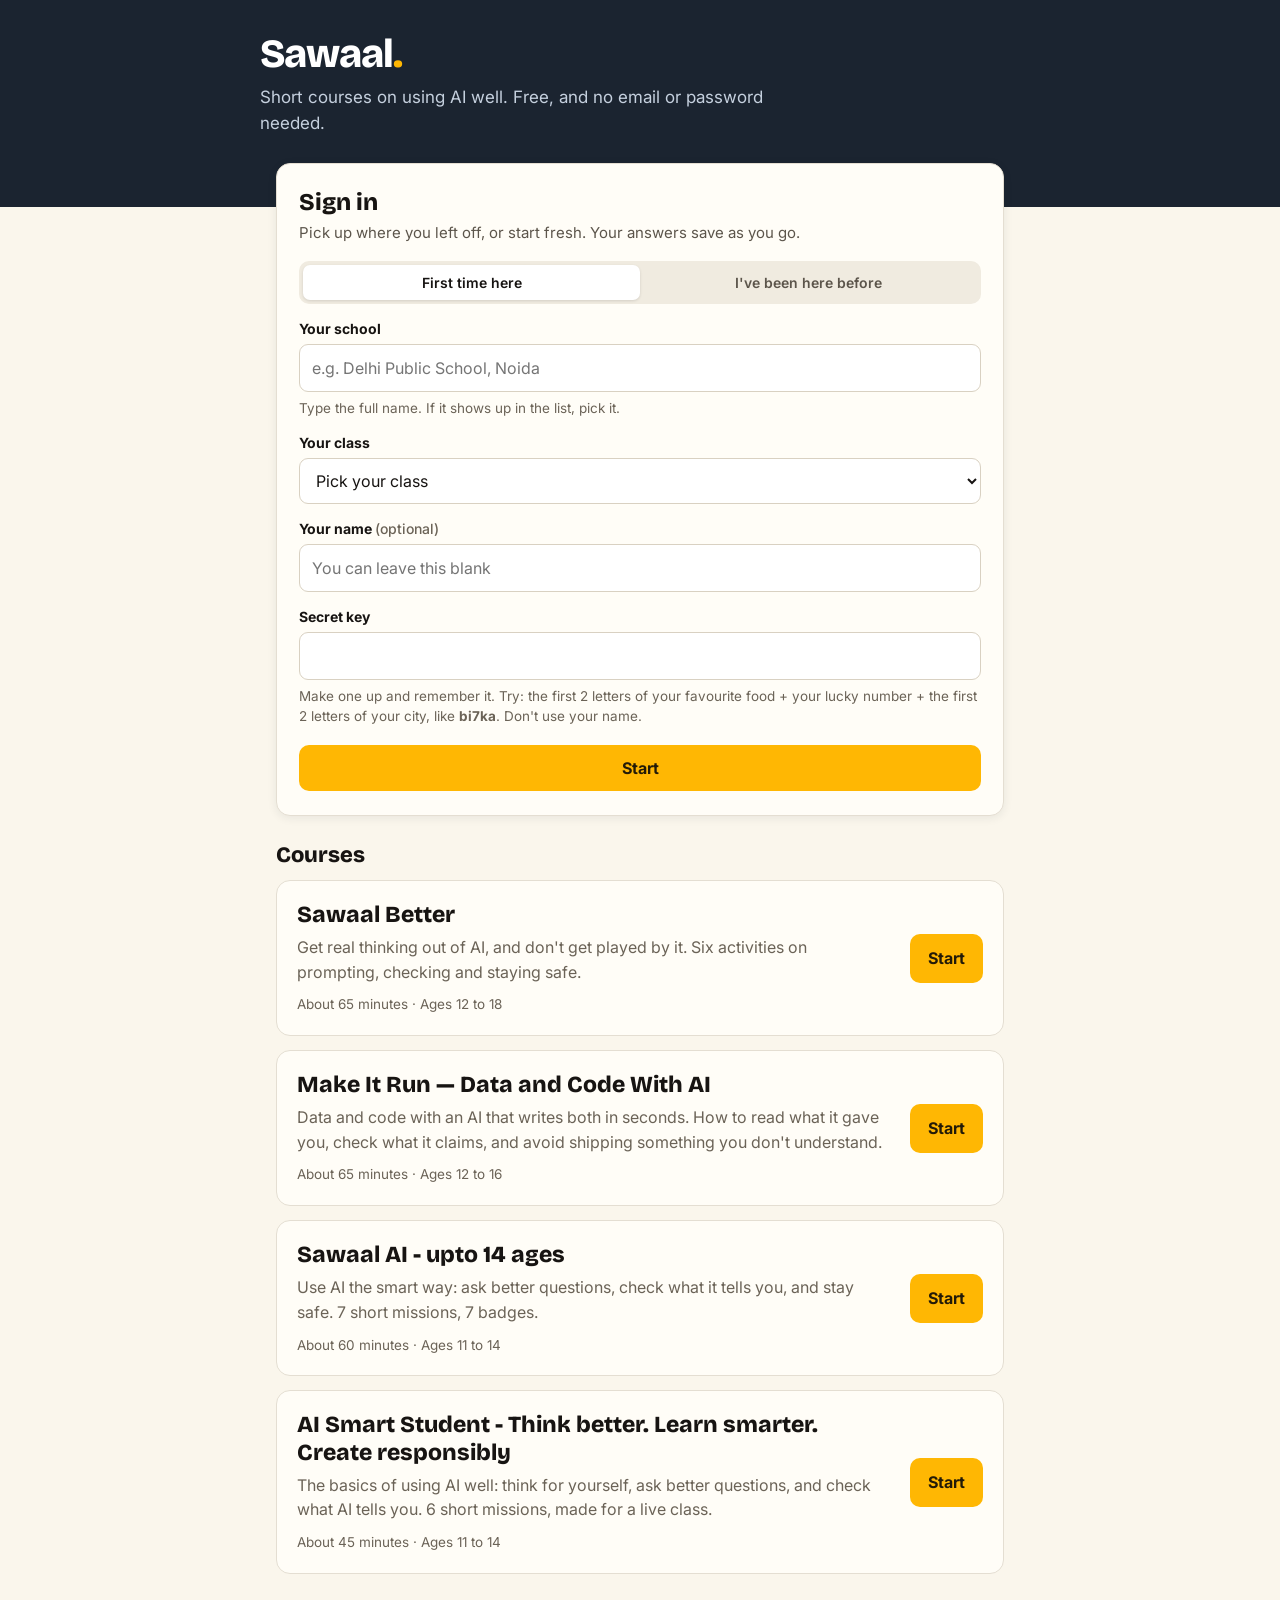
<file: index.html>
<!DOCTYPE html>
<html lang="en">
<head>
<meta charset="utf-8">
<meta name="viewport" content="width=device-width, initial-scale=1, viewport-fit=cover">
<title>Sawaal: courses</title>
<meta name="description" content="Short, free courses on using AI well, for students.">
<link rel="preconnect" href="https://fonts.googleapis.com">
<link rel="stylesheet" href="https://fonts.googleapis.com/css2?family=Bricolage+Grotesque:wght@700;800&family=Inter:wght@400;500;600;700&display=swap">
<script src="config.js"></script>
<script src="courses.js"></script>
<script src="sawaal.js" data-course="home"></script>
<style>
  :root{--ink:#171412;--page:#FAF6EC;--card:#FFFDF7;--rule:#E4DED2;--muted:#6B6357;--gold:#FFB703;--gold-ink:#231B08;--slate:#1B2430;--teal:#0F7B6C;--soft:#EFE9DC}
  *{box-sizing:border-box}
  html,body{margin:0}
  body{background:var(--page);color:var(--ink);font:16px/1.55 Inter,system-ui,-apple-system,"Segoe UI",sans-serif;-webkit-font-smoothing:antialiased}
  header{background:var(--slate);color:#fff;padding:34px 16px 70px}
  header .in,main{max-width:760px;margin:0 auto}
  .brand{font:800 40px/1 "Bricolage Grotesque","Trebuchet MS",sans-serif;letter-spacing:-.02em;margin:0}
  .brand span{color:var(--gold)}
  header p{margin:10px 0 0;color:#C5D0DE;font-size:17px;max-width:520px}
  main{padding:0 16px 60px;margin-top:-44px}
  .me{background:var(--card);border:1px solid var(--rule);border-radius:14px;padding:14px 16px;display:flex;flex-wrap:wrap;gap:6px 14px;align-items:center;margin-bottom:18px;box-shadow:0 2px 10px rgba(27,36,48,.06)}
  .me[hidden]{display:none}
  .me b{font-size:17px}
  .me .muted{color:var(--muted);font-size:14px}
  .me button{margin-left:auto;background:none;border:1.5px solid var(--rule);border-radius:9px;padding:7px 12px;font:600 14px Inter,system-ui,sans-serif;color:var(--ink);cursor:pointer}
  #signin .sw-card{max-width:none;box-shadow:0 2px 10px rgba(27,36,48,.08);border:1px solid var(--rule);margin-bottom:26px}
  h2.sec{font:800 22px/1.2 "Bricolage Grotesque","Trebuchet MS",sans-serif;margin:8px 0 12px}
  .course{background:var(--card);border:1px solid var(--rule);border-radius:14px;padding:20px;margin-bottom:14px;display:grid;grid-template-columns:1fr auto;gap:6px 18px;align-items:center}
  .course h3{margin:0;font:800 23px/1.2 "Bricolage Grotesque","Trebuchet MS",sans-serif}
  .course p{margin:0;color:var(--muted);grid-column:1}
  .course .meta{font-size:13.5px;color:var(--muted);grid-column:1;margin-top:4px}
  .course a.go{grid-column:2;grid-row:1/span 3;background:var(--gold);color:var(--gold-ink);text-decoration:none;font-weight:700;border-radius:10px;padding:12px 18px;white-space:nowrap}
  .course a.go.again{background:var(--soft)}
  .prog{grid-column:1;display:flex;align-items:center;gap:10px;margin-top:8px}
  .prog .t{flex:1;max-width:260px;height:8px;background:var(--soft);border-radius:6px;overflow:hidden}
  .prog .t i{display:block;height:100%;background:var(--teal)}
  .prog span{font-size:13px;color:var(--muted)}
  .done{display:inline-block;background:#E8F5F1;color:var(--teal);font-weight:700;font-size:13px;border-radius:20px;padding:3px 10px}
  .empty{color:var(--muted);text-align:center;padding:30px}
  footer{max-width:760px;margin:0 auto;padding:0 16px 40px;color:var(--muted);font-size:13.5px}
  @media (max-width:560px){
    .brand{font-size:34px}
    .course{grid-template-columns:1fr}
    .course a.go{grid-column:1;grid-row:auto;text-align:center;margin-top:10px}
  }
</style>
</head>
<body>
<header><div class="in">
  <h1 class="brand">Sawaal<span>.</span></h1>
  <p>Short courses on using AI well. Free, and no email or password needed.</p>
</div></header>

<main>
  <div id="me" class="me" hidden></div>
  <div id="signin"></div>
  <h2 class="sec">Courses</h2>
  <div id="list"></div>
</main>
<footer id="foot"></footer>

<script>
(function () {
  "use strict";
  var api = Sawaal.api;
  var allCourses = (window.SAWAAL_COURSES || []).filter(function (c) { return c && c.id && !c.hidden; });
  // Courses switched off from the dashboard are left out. Until that list arrives we show nothing,
  // so a switched-off course never flashes up. If it can't be fetched, every course shows.
  var courses = [], switchLoaded = false;
  var me = document.getElementById("me"), signin = document.getElementById("signin"), list = document.getElementById("list");
  var progress = {};

  function esc(s) { return String(s == null ? "" : s).replace(/[&<>"']/g, function (c) { return { "&": "&amp;", "<": "&lt;", ">": "&gt;", '"': "&quot;", "'": "&#39;" }[c]; }); }

  function renderList() {
    if (!switchLoaded) { list.innerHTML = '<div class="empty">Loading courses…</div>'; return; }
    if (!courses.length) { list.innerHTML = '<div class="empty">No courses yet.</div>'; return; }
    list.innerHTML = courses.map(function (c) {
      var p = progress[c.id], label = "Start", cls = "go", extra = "";
      if (p && (p.completed_at || (c.screens && Math.max(p.max_screen || 0, p.screen || 0) >= c.screens - 1))) { label = "Read again"; cls = "go again"; extra = '<div class="prog"><span class="done">Finished</span></div>'; }
      else if (p) {
        var at = Math.min(Math.max(p.max_screen || 0, p.screen || 0) + 1, c.screens || 1), pct = c.screens ? Math.round(at / c.screens * 100) : 0;
        label = "Carry on";
        extra = '<div class="prog"><div class="t"><i style="width:' + pct + '%"></i></div><span>' + (c.screens ? "Screen " + at + " of " + c.screens : "Started") + "</span></div>";
      }
      var meta = [c.minutes ? "About " + c.minutes + " minutes" : "", c.ages ? "Ages " + c.ages : ""].filter(Boolean).join(" · ");
      return '<div class="course"><h3>' + esc(c.title || c.id) + "</h3>" +
        (c.summary ? "<p>" + esc(c.summary) + "</p>" : "") +
        (meta ? '<div class="meta">' + esc(meta) + "</div>" : "") + extra +
        '<a class="' + cls + '" href="courses/' + encodeURIComponent(c.id) + '.html">' + label + "</a></div>";
    }).join("");
  }

  function render() {
    var s = api.getSession();
    signin.innerHTML = "";
    if (s && s.student) {
      me.hidden = false;
      me.innerHTML = '<div><b></b><div class="muted"></div></div><button type="button">Not you? Switch</button>';
      me.querySelector("b").textContent = (s.student.name ? s.student.name + " · " : "") + "Class " + s.student.class + " · " + s.student.code;
      me.querySelector(".muted").textContent = s.student.school;
      me.querySelector("button").onclick = function () { api.clearSession(); progress = {}; render(); };
      renderList();
      api.flushOtherCourses().then(function () {   // send anything left unsent on this device first
        return api.rpc("sawaal_my_courses", { p_token: s.token });
      }).then(function (rows) {
        progress = {};
        (rows || []).forEach(function (r) { progress[r.course] = r; });
        renderList();
      }, function (err) {
        if (/bad_session/.test(err.code)) { api.clearSession(); render(); }
      });
    } else {
      me.hidden = true;
      if (api.configured()) {
        api.signInForm(signin, {
          title: "Sign in",
          lead: "Pick up where you left off, or start fresh. Your answers save as you go.",
          onDone: function () { render(); }
        });
      }
      renderList();
    }
  }
  function applyHidden(hidden) {
    hidden = Array.isArray(hidden) ? hidden : [];
    courses = allCourses.filter(function (c) { return hidden.indexOf(c.id) < 0; });
    switchLoaded = true;
    renderList();
  }
  if (api.configured()) {
    api.rpc("sawaal_hidden_courses", {}, { timeout: 6000 }).then(applyHidden, function () { applyHidden([]); });
  } else {
    applyHidden([]);
  }
  render();
})();
</script>
</body>
</html>
</file>
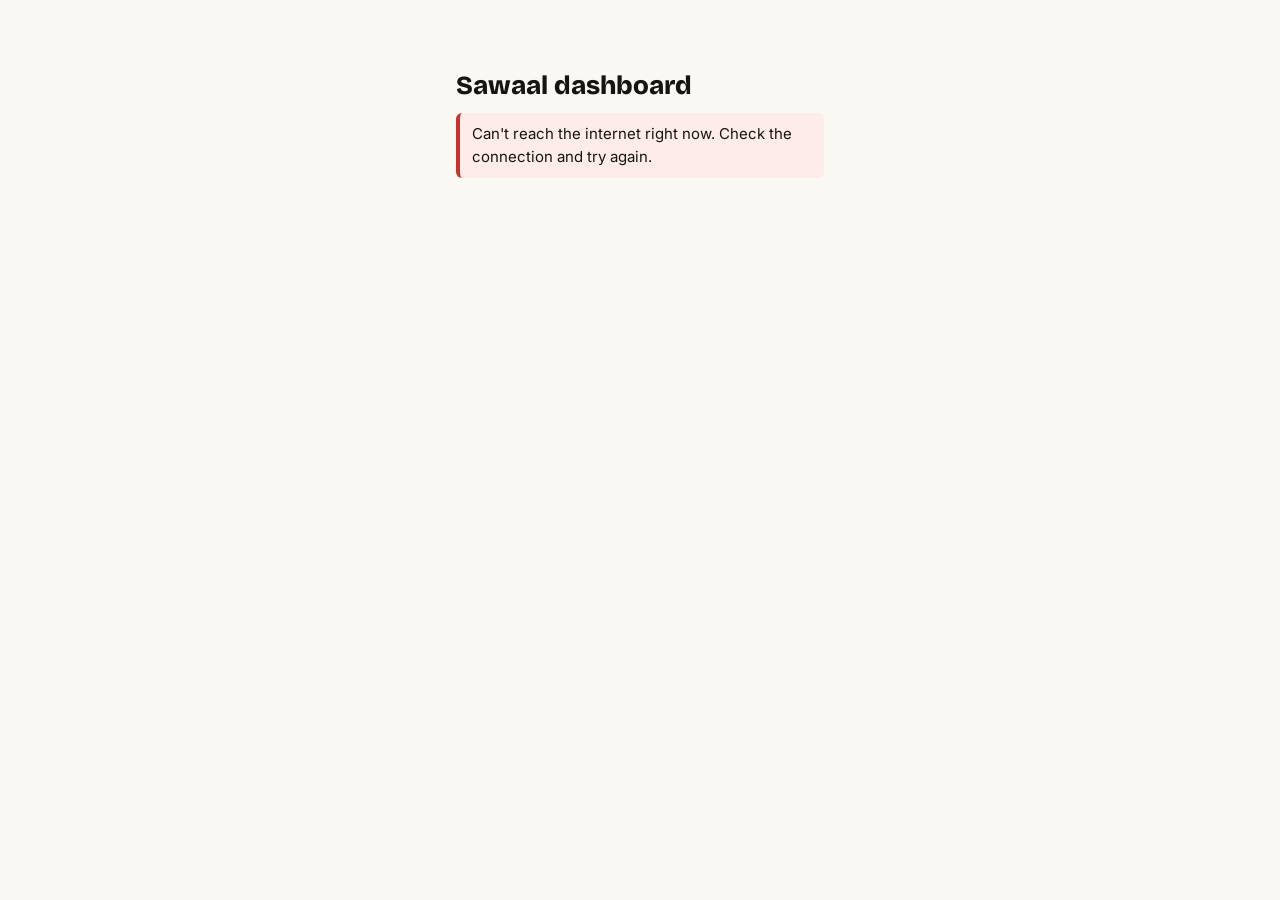
<file: dashboard.html>
<!DOCTYPE html>
<html lang="en">
<head>
<meta charset="utf-8">
<meta name="viewport" content="width=device-width, initial-scale=1">
<meta name="robots" content="noindex">
<title>Sawaal dashboard</title>
<link rel="preconnect" href="https://fonts.googleapis.com">
<link rel="stylesheet" href="https://fonts.googleapis.com/css2?family=Bricolage+Grotesque:wght@700;800&family=Inter:wght@400;500;600;700&display=swap">
<script src="config.js"></script>
<script src="courses.js"></script>
<script src="sawaal.js" data-course="dashboard"></script>
<style>
:root{
  --ink:#171412;--slate:#1B2430;--page:#FAF8F3;--card:#FFFFFF;--rule:#E4DED2;--muted:#6B6357;
  --gold:#FFB703;--gold-ink:#231B08;--red:#C8322A;--teal:#0F7B6C;--mint:#E8F5F1;--blush:#FDECEA;--soft:#F3EFE6;--amber:#FFF4DC;--bar:#2F6FB0;--bar2:#E08A00;
  --disp:"Bricolage Grotesque","Trebuchet MS",sans-serif;--body:Inter,system-ui,-apple-system,"Segoe UI",sans-serif;
}
@media (prefers-color-scheme: dark){:root{--ink:#F1EDE4;--page:#13120F;--card:#1D1B17;--rule:#36312A;--muted:#ADA493;--soft:#28251F;--mint:#15302A;--blush:#3A1E1B;--amber:#3A2E12;--red:#F07D74;--teal:#5CC7B4;--bar:#6FA8E0;--bar2:#F2B04D}}
*{box-sizing:border-box}html,body{margin:0}
body{background:var(--page);color:var(--ink);font:15px/1.5 var(--body);-webkit-font-smoothing:antialiased}
button,input,select{font:inherit;color:inherit}
.top{background:var(--slate);color:#fff;padding:12px 16px}
.top .in{max-width:1180px;margin:0 auto;display:flex;align-items:center;gap:10px;flex-wrap:wrap}
.top .brand{font:800 20px var(--disp);margin-right:auto}
.top .brand small{font:500 13px var(--body);color:#9FB0C6;margin-left:6px}
.top select{background:#2A3849;color:#fff;border:1px solid #3E4E63;border-radius:8px;padding:7px 10px;max-width:100%}
.top button{background:transparent;color:#fff;border:1px solid rgba(255,255,255,.45);border-radius:8px;padding:6px 11px;font-weight:600;font-size:13px;cursor:pointer}
.filters{background:var(--card);border-bottom:1px solid var(--rule)}
.filters .in{max-width:1180px;margin:0 auto;padding:10px 16px;display:flex;gap:10px;flex-wrap:wrap;align-items:end}
.filters label{display:block;font-size:12px;font-weight:600;color:var(--muted);margin-bottom:3px}
.filters>.in>div{min-width:0;max-width:100%}
select,input[type=password],input[type=text]{background:var(--card);border:1.5px solid var(--rule);border-radius:8px;padding:8px 10px;max-width:100%}
.tabs{background:var(--card);border-bottom:1px solid var(--rule);overflow-x:auto;position:sticky;top:0;z-index:5}
.tabs .in{max-width:1180px;margin:0 auto;display:flex;gap:2px;padding:0 10px}
.tabs button{background:none;border:0;border-bottom:3px solid transparent;padding:12px 14px;font-weight:600;color:var(--muted);cursor:pointer;white-space:nowrap}
.tabs button.on{color:var(--ink);border-bottom-color:var(--gold)}
main{max-width:1180px;margin:0 auto;padding:22px 16px 80px}
h1{font:800 26px/1.2 var(--disp);margin:0 0 4px}
h2{font:800 20px/1.25 var(--disp);margin:0 0 8px}
h3{font-size:15px;margin:0 0 8px}
.sub{color:var(--muted);margin:0 0 16px}
.card{background:var(--card);border:1px solid var(--rule);border-radius:12px;padding:18px;margin-bottom:16px}
.grid{display:grid;gap:14px}.g2{grid-template-columns:repeat(auto-fit,minmax(320px,1fr))}.g3{grid-template-columns:repeat(auto-fit,minmax(230px,1fr))}.g5{grid-template-columns:repeat(auto-fit,minmax(150px,1fr))}
.stat{background:var(--card);border:1px solid var(--rule);border-radius:12px;padding:14px 16px}
.stat b{display:block;font:800 30px/1.1 var(--disp)}.stat span{color:var(--muted);font-size:13px}
.btn{display:inline-flex;align-items:center;gap:6px;background:var(--gold);color:var(--gold-ink);border:0;border-radius:9px;padding:9px 14px;font-weight:600;cursor:pointer;text-decoration:none}
.btn.alt{background:var(--soft);color:var(--ink)}
.tablewrap{overflow-x:auto;border:1px solid var(--rule);border-radius:10px;background:var(--card);margin-bottom:18px}
table{border-collapse:collapse;width:100%;font-size:14px}
th,td{text-align:left;padding:9px 11px;border-bottom:1px solid var(--rule);vertical-align:top}
th{font-size:12.5px;color:var(--muted);font-weight:600;background:var(--soft);white-space:nowrap}
tr:last-child td{border-bottom:0}
tr.click{cursor:pointer}tr.click:hover td{background:var(--soft)}tr.sel td{background:var(--amber)}
td.num,th.num{text-align:right;font-variant-numeric:tabular-nums;white-space:nowrap}
.pill{display:inline-block;font-size:12px;font-weight:600;padding:2px 9px;border-radius:20px;background:var(--soft);white-space:nowrap}
.pill.ok{background:var(--mint);color:var(--teal)}.pill.bad{background:var(--blush);color:var(--red)}
.prog{display:flex;align-items:center;gap:8px;min-width:130px}
.prog .t{height:7px;background:var(--soft);border-radius:6px;flex:1;overflow:hidden}.prog .t i{display:block;height:100%;background:var(--teal)}
.prog span{font-size:12.5px;color:var(--muted);white-space:nowrap}
.finding{border-left:4px solid var(--gold);background:var(--card);border-radius:0 10px 10px 0;padding:14px 16px;font-size:16px;line-height:1.45}
.finding b{font:800 20px var(--disp)}
.bars{display:grid;grid-template-columns:auto 1fr auto;gap:5px 10px;align-items:center;font-size:13.5px}
.bars .lb{color:var(--muted);white-space:nowrap}.bars .tr{height:14px;background:var(--soft);border-radius:4px;overflow:hidden}
.bars .tr i{display:block;height:100%;background:var(--bar);border-radius:4px}.bars .tr i.b2{background:var(--bar2)}
.bars .v{font-variant-numeric:tabular-nums;text-align:right;min-width:2.5em}
.legend{display:flex;gap:14px;font-size:12.5px;color:var(--muted);margin:4px 0 10px}
.legend i{display:inline-block;width:10px;height:10px;border-radius:2px;margin-right:5px;vertical-align:-1px}
.quote{border-bottom:1px solid var(--rule);padding:10px 0}.quote:last-child{border-bottom:0}
.quote .who{font-size:12.5px;color:var(--muted);margin-bottom:2px}.quote .txt{white-space:pre-wrap;word-break:break-word}
.chips{display:flex;flex-wrap:wrap;gap:6px}.chip{background:var(--soft);border-radius:20px;padding:4px 11px;font-weight:600;font-size:13.5px}
.muted{color:var(--muted)}.small{font-size:13px}
.note{background:var(--amber);border-radius:8px;padding:10px 12px;font-size:13.5px;margin-bottom:16px}
.err{background:var(--blush);border-left:4px solid var(--red);padding:10px 12px;border-radius:6px;margin:12px 0}
.empty{color:var(--muted);text-align:center;padding:36px 12px}
.code{font-family:ui-monospace,Menlo,Consolas,monospace;font-weight:700;letter-spacing:.04em}
.hide{display:none!important}
.auth{max-width:400px;margin:70px auto;padding:0 16px}
.auth label{display:block;font-weight:600;margin:14px 0 5px}.auth input{width:100%}
.auth .btn{width:100%;justify-content:center;margin-top:16px;padding:12px}
/* home-page on/off switch */
.sw{position:relative;display:inline-flex;align-items:center;gap:8px;font-size:13px;font-weight:600;color:#fff;cursor:pointer;user-select:none;background:#2A3849;border:1px solid #3E4E63;border-radius:8px;padding:5px 10px}
.sw input{position:absolute;opacity:0;width:1px;height:1px}
.sw .track{width:36px;height:20px;border-radius:99px;background:#5B6B80;position:relative;transition:background .15s;flex:none}
.sw .track::after{content:"";position:absolute;top:2px;left:2px;width:16px;height:16px;border-radius:50%;background:#fff;transition:transform .15s}
.sw input:checked + .track{background:#0F7B6C}
.sw input:checked + .track::after{transform:translateX(16px)}
.sw input:focus-visible + .track{outline:2px solid #FFB703;outline-offset:2px}
.sw.busy{opacity:.6;pointer-events:none}
.sw.locked{opacity:.65;cursor:not-allowed}
@media (max-width:640px){h1{font-size:22px}.top .brand small{display:none}}
</style>
</head>
<body>

<div id="vLogin" class="auth hide">
  <h1>Sawaal dashboard</h1>
  <div id="loginErr" class="err hide"></div>
</div>

<div id="vApp" class="hide">
  <div class="top"><div class="in">
    <div class="brand">Sawaal<small>dashboard</small></div>
    <select id="course" aria-label="Course"></select>
    <label class="sw hide" id="homeSw" title="Show or hide this course on the home page"><input type="checkbox" id="showHome"><span class="track"></span><span id="homeSwText">On home page</span></label>
    <button id="refresh" type="button">Refresh</button>
  </div></div>
  <div class="filters"><div class="in">
    <div><label for="school">School</label><select id="school"></select></div>
    <div><label for="cls">Class</label><select id="cls"></select></div>
    <div class="small muted" id="loaded" style="margin-left:auto;align-self:center"></div>
  </div></div>
  <div class="tabs"><div class="in" id="tabs">
    <button data-tab="overview" class="on">Overview</button>
    <button data-tab="findings">Findings</button>
    <button data-tab="students">Students</button>
    <button data-tab="download">Download</button>
  </div></div>
  <main id="out"></main>
</div>

<script>
(function () {
  "use strict";
  var api = Sawaal.api;
  var $ = function (id) { return document.getElementById(id); };
  var COURSES = (window.SAWAAL_COURSES || []).filter(function (c) { return c && c.id; });
  var S = { course: null, school: "", cls: "", tab: "overview", data: null, student: null, freeText: null, hidden: [], switchReady: false };

  function esc(s) { return String(s == null ? "" : s).replace(/[&<>"']/g, function (c) { return { "&": "&amp;", "<": "&lt;", ">": "&gt;", '"': "&quot;", "'": "&#39;" }[c]; }); }
  function answerText(a) { if (a == null) return ""; if (typeof a === "string") return a; if (Array.isArray(a)) return a.join(", "); return JSON.stringify(a); }
  function num(v) { if (v == null || v === "") return null; if (typeof v === "number") return v; var m = String(v).match(/-?\d+(\.\d+)?/); return m ? parseFloat(m[0]) : null; }
  function when(ts) {
    if (!ts) return "";
    var mins = Math.round((Date.now() - new Date(ts)) / 60000);
    if (mins < 1) return "just now"; if (mins < 60) return mins + " min ago";
    if (mins < 1440) return Math.round(mins / 60) + " h ago"; if (mins < 20160) return Math.round(mins / 1440) + " days ago";
    return new Date(ts).toLocaleDateString();
  }
  function pct(a, b) { return b ? Math.round(a / b * 100) + "%" : "–"; }
  function median(v) { if (!v.length) return null; var s = v.slice().sort(function (a, b) { return a - b; }), m = Math.floor(s.length / 2); return s.length % 2 ? s[m] : (s[m - 1] + s[m]) / 2; }
  function fmt(n) { return n == null ? "–" : (Math.round(n * 10) / 10).toString(); }
  function course() { return COURSES.find(function (c) { return c.id === S.course; }) || { id: S.course, title: S.course, insights: {} }; }
  function bars(items, pair) {
    var max = 1; items.forEach(function (i) { max = Math.max(max, i.value || 0, i.value2 || 0); });
    return '<div class="bars">' + items.map(function (i) {
      return '<div class="lb">' + esc(i.label) + '</div><div><div class="tr"><i style="width:' + Math.round((i.value || 0) / max * 100) + '%"></i></div>' +
        (pair ? '<div class="tr" style="margin-top:3px"><i class="b2" style="width:' + Math.round((i.value2 || 0) / max * 100) + '%"></i></div>' : "") +
        '</div><div class="v">' + (i.value || 0) + (pair ? "<br>" + (i.value2 || 0) : "") + "</div>";
    }).join("") + "</div>";
  }
  // Furthest screen reached (older databases only have the current screen).
  function reached(p) { return p ? Math.max(p.max_screen || 0, p.screen || 0) : 0; }
  // Finished = the course said so, or the student got to the very last screen.
  function isDone(p, screens) { return !!(p && (p.completed_at || (screens && reached(p) >= screens - 1))); }
  function screensOf(cid) { var c = COURSES.find(function (x) { return x.id === cid; }); return c ? c.screens : 0; }
  function progressBar(p, screens) {
    if (!p) return '<span class="pill">Not started</span>';
    if (isDone(p, screens)) return '<span class="pill ok">Finished</span>';
    var at = Math.min(reached(p) + 1, screens || 1), w = screens ? Math.round(at / screens * 100) : 0;
    return '<div class="prog"><div class="t"><i style="width:' + w + '%"></i></div><span>' + (screens ? at + "/" + screens : "started") + "</span></div>";
  }
  function csvDownload(name, rows) {
    var text = "﻿" + rows.map(function (r) { return r.map(function (c) { return '"' + String(c == null ? "" : c).replace(/"/g, '""') + '"'; }).join(","); }).join("\n");
    var a = document.createElement("a");
    a.href = URL.createObjectURL(new Blob([text], { type: "text/csv;charset=utf-8" })); a.download = name;
    document.body.appendChild(a); a.click(); setTimeout(function () { URL.revokeObjectURL(a.href); a.remove(); }, 800);
  }

  function showError(msg) {
    $("vApp").classList.add("hide"); $("vLogin").classList.remove("hide");
    $("loginErr").textContent = msg || ""; $("loginErr").classList.toggle("hide", !msg);
  }
  $("refresh").onclick = function () { load(); };

  /* ================= data ================= */
  function load() {
    $("loaded").textContent = "Loading…";
    return api.rpc("sawaal_dashboard", { p_course: S.course }, { timeout: 30000 }).then(function (d) {
      prepare(d);
      $("vLogin").classList.add("hide"); $("vApp").classList.remove("hide");
      $("loaded").textContent = "Updated " + new Date().toLocaleTimeString([], { hour: "2-digit", minute: "2-digit" });
      fillCourses(); fillFilters(); render(); paintSwitch();
    }, function (err) {
      $("loaded").textContent = "";
      if (!S.data) showError(api.friendly(err));
      else $("out").innerHTML = '<div class="err">' + esc(api.friendly(err)) + "</div>";
      throw err;
    });
  }

  function prepare(d) {
    var D = { students: d.students || [], progress: d.progress || [], answers: d.answers || [], byId: {}, schools: [], schoolByKey: {}, prog: {}, courseIds: {} };
    // Group schools by their normalised name; show the most common spelling.
    var spell = {};
    D.students.forEach(function (s) {
      D.byId[s.id] = s;
      var k = s.school_key; spell[k] = spell[k] || {}; spell[k][s.school] = (spell[k][s.school] || 0) + 1;
    });
    Object.keys(spell).forEach(function (k) {
      var names = spell[k], best = Object.keys(names).sort(function (a, b) { return names[b] - names[a] || a.localeCompare(b); })[0];
      var sc = { key: k, name: best }; D.schools.push(sc); D.schoolByKey[k] = sc;
    });
    D.schools.sort(function (a, b) { return a.name.localeCompare(b.name); });
    D.students.forEach(function (s) { s._school = D.schoolByKey[s.school_key].name; });
    D.progress.forEach(function (p) { D.courseIds[p.course] = true; (D.prog[p.course] = D.prog[p.course] || {})[p.student_id] = p; });
    S.data = D;
  }

  function fillCourses() {
    var ids = COURSES.map(function (c) { return c.id; });
    Object.keys(S.data.courseIds).forEach(function (id) { if (ids.indexOf(id) < 0) ids.push(id); });
    if (!ids.length) ids = ["(none)"];
    $("course").innerHTML = ids.map(function (id) {
      var c = COURSES.find(function (x) { return x.id === id; });
      var off = S.hidden.indexOf(id) >= 0 || (c && c.hidden);
      return '<option value="' + esc(id) + '">' + esc((c ? c.title : id) + (c && off ? "  (off home page)" : "")) + "</option>";
    }).join("");
    $("course").value = S.course;
  }
  function classesIn(schoolKey) {
    var seen = {};
    S.data.students.forEach(function (s) { if (!schoolKey || s.school_key === schoolKey) seen[s.class] = true; });
    return Object.keys(seen).sort(function (a, b) { return (parseInt(a, 10) || 99) - (parseInt(b, 10) || 99) || a.localeCompare(b); });
  }
  function fillFilters() {
    if (S.school && !S.data.schoolByKey[S.school]) S.school = "";
    $("school").innerHTML = '<option value="">All schools (' + S.data.schools.length + ")</option>" +
      S.data.schools.map(function (s) { return '<option value="' + esc(s.key) + '">' + esc(s.name) + "</option>"; }).join("");
    $("school").value = S.school;
    var cl = classesIn(S.school);
    if (S.cls && cl.indexOf(S.cls) < 0) S.cls = "";
    $("cls").innerHTML = '<option value="">All classes</option>' + cl.map(function (c) { return '<option value="' + esc(c) + '">Class ' + esc(c) + "</option>"; }).join("");
    $("cls").value = S.cls;
  }
  /* ---- home page on/off switch ---- */
  function loadHidden() {
    return api.rpc("sawaal_hidden_courses", {}, { timeout: 15000 }).then(function (list) {
      S.hidden = list || []; S.switchReady = true;
      if (S.data) fillCourses();
      paintSwitch();
    }, function () { S.switchReady = false; paintSwitch(); });
  }
  function paintSwitch() {
    var box = $("homeSw"), cb = $("showHome"), txt = $("homeSwText"), id = S.course;
    var c = COURSES.find(function (x) { return x.id === id; });
    if (!c) { box.classList.add("hide"); return; }   // not in courses.js, so never on the home page anyway
    box.classList.remove("hide");
    box.classList.remove("locked"); cb.disabled = false;
    if (c.hidden) {
      cb.checked = false; cb.disabled = true; box.classList.add("locked");
      txt.textContent = "Hidden in courses.js";
      box.title = "This course has hidden: true in courses.js. Remove that line to control it with this switch.";
      return;
    }
    if (!S.switchReady) {
      cb.checked = true; cb.disabled = true; box.classList.add("locked");
      txt.textContent = "Switch not set up yet";
      box.title = "Run the latest setup.sql in Supabase to turn this switch on.";
      return;
    }
    var on = S.hidden.indexOf(id) < 0;
    cb.checked = on;
    txt.textContent = on ? "On home page" : "Off home page";
    box.title = on ? "Students can see this course on the home page. Click to hide it." : "Hidden from the home page (the link still works). Click to show it.";
  }
  $("showHome").onchange = function () {
    var cb = this, id = S.course, want = cb.checked, box = $("homeSw");
    box.classList.add("busy"); $("homeSwText").textContent = "Saving…";
    api.rpc("sawaal_set_course_visible", { p_course: id, p_visible: want }).then(function (list) {
      S.hidden = list || []; box.classList.remove("busy"); fillCourses(); paintSwitch();
    }, function (err) {
      box.classList.remove("busy"); cb.checked = !want; paintSwitch();
      alert("Couldn't change it. " + api.friendly(err));
    });
  };

  $("course").onchange = function () { S.course = this.value; S.student = null; S.freeText = null; paintSwitch(); load(); };
  $("school").onchange = function () { S.school = this.value; S.cls = ""; S.student = null; fillFilters(); render(); };
  $("cls").onchange = function () { S.cls = this.value; S.student = null; render(); };
  document.querySelectorAll("#tabs button").forEach(function (b) {
    b.onclick = function () { S.tab = b.dataset.tab; document.querySelectorAll("#tabs button").forEach(function (x) { x.classList.toggle("on", x === b); }); render(); };
  });
  function goTab(t) { document.querySelector('#tabs button[data-tab="' + t + '"]').click(); }

  // Students matching the School and Class filters.
  function inScope(s) { return (!S.school || s.school_key === S.school) && (!S.cls || s.class === S.cls); }
  function scopeStudents() { return S.data.students.filter(inScope); }
  function scopeAnswers() { return S.data.answers.filter(function (r) { var s = S.data.byId[r.student_id]; return s && inScope(s); }); }
  function scopeName() {
    var n = S.school ? S.data.schoolByKey[S.school].name : "All schools";
    return n + (S.cls ? ", Class " + S.cls : "");
  }
  function whoLabel(s) { return (s.name ? s.name + " · " : "") + (S.school ? "" : s._school + " · ") + "Class " + s.class + " · " + s.code; }

  /* ================= render ================= */
  function render() {
    window.scrollTo(0, 0);
    var f = { overview: renderOverview, findings: renderFindings, students: renderStudents, download: renderDownload }[S.tab];
    try { f(); } catch (e) { console.error(e); $("out").innerHTML = '<div class="err">Something went wrong drawing this page: ' + esc(e.message) + "</div>"; }
  }

  // Summary numbers for a group of students on the current course.
  function summarise(students, answersBySid) {
    var c = course(), ins = c.insights || {}, prog = S.data.prog[S.course] || {};
    var started = 0, finished = 0, last = null;
    students.forEach(function (s) {
      var p = prog[s.id]; if (p) { started++; if (isDone(p, c.screens)) finished++; }
      if (!last || s.last_seen > last) last = s.last_seen;
    });
    var scores = (ins.scored || []).map(function (sc) {
      var v = []; students.forEach(function (s) { var r = (answersBySid[s.id] || {})[sc.id]; if (r) { var x = num(r.correct); if (x == null) x = num(r.answer); if (x != null) v.push(x); } });
      return median(v);
    });
    var pp = (ins.prePost || []).filter(function (p) { return p.type !== "choice"; }).map(function (p) {
      var a = [], b = [];
      students.forEach(function (s) { var m = answersBySid[s.id] || {}; var x = m[p.pre] && num(m[p.pre].answer), y = m[p.post] && num(m[p.post].answer); if (x != null && y != null) { a.push(x); b.push(y); } });
      if (!a.length) return null;
      var avg = function (v) { return v.reduce(function (t, x) { return t + x; }, 0) / v.length; };
      return { pre: avg(a), post: avg(b) };
    });
    return { n: students.length, started: started, finished: finished, last: last, scores: scores, pp: pp };
  }
  function answersBySid() {
    var m = {}; S.data.answers.forEach(function (r) { (m[r.student_id] = m[r.student_id] || {})[r.item] = r; }); return m;
  }

  function renderOverview() {
    var c = course(), ins = c.insights || {}, students = scopeStudents(), abs = answersBySid();
    var tot = summarise(students, abs);
    var week = students.filter(function (s) { return Date.now() - new Date(s.last_seen) < 7 * 864e5; }).length;
    var html = "<h1>" + esc(scopeName()) + '</h1><p class="sub">' + esc(c.title || c.id) + ". Pick a school above to see one school, or click a row below.</p>";
    html += '<div class="grid g5" style="margin-bottom:22px">' +
      (S.school ? "" : '<div class="stat"><b>' + S.data.schools.length + "</b><span>schools</span></div>") +
      '<div class="stat"><b>' + tot.n + "</b><span>students signed up</span></div>" +
      '<div class="stat"><b>' + tot.started + "</b><span>started this course</span></div>" +
      '<div class="stat"><b>' + tot.finished + "</b><span>finished it (" + pct(tot.finished, tot.started) + ")</span></div>" +
      '<div class="stat"><b>' + week + "</b><span>active in the last 7 days</span></div></div>";

    // One row per school (all schools), or per class (one school).
    var groups = [];
    if (!S.school) S.data.schools.forEach(function (sc) { groups.push({ key: sc.key, label: sc.name, list: students.filter(function (s) { return s.school_key === sc.key; }) }); });
    else classesIn(S.school).forEach(function (cl) { if (!S.cls || S.cls === cl) groups.push({ key: cl, label: "Class " + cl, list: students.filter(function (s) { return s.class === cl; }) }); });
    groups = groups.filter(function (g) { return g.list.length; });
    var likert = (ins.prePost || []).filter(function (p) { return p.type !== "choice"; });
    if (!groups.length) { $("out").innerHTML = html + '<div class="card empty">No students yet. Share a course link and they\'ll appear here as soon as someone signs in.</div>'; return; }

    html += "<h2>" + (S.school ? "Class by class" : "School by school") + '</h2><p class="sub">' +
      ((ins.scored || []).length ? "Scores are the median (middle) student. " : "") +
      (likert.length ? "Before → after is the average self-rating out of 5 at the start and end." : "") + "</p>";
    html += '<div class="tablewrap"><table><thead><tr><th>' + (S.school ? "Class" : "School") + '</th><th class="num">Students</th><th class="num">Started</th><th class="num">Finished</th>' +
      (ins.scored || []).map(function (s) { return '<th class="num" title="' + esc(s.label) + '">' + esc(s.label) + (s.max ? " /" + s.max : "") + "</th>"; }).join("") +
      likert.map(function (p) { return '<th class="num" title="' + esc(p.label) + '">' + esc(p.label.charAt(0).toUpperCase() + p.label.slice(1)) + "</th>"; }).join("") +
      "<th>Last active</th></tr></thead><tbody>";
    groups.forEach(function (g) {
      var s = summarise(g.list, abs);
      html += '<tr class="click" data-key="' + esc(g.key) + '"><td><b>' + esc(g.label) + '</b></td><td class="num">' + s.n + '</td><td class="num">' + s.started +
        '</td><td class="num">' + s.finished + ' <span class="muted small">' + pct(s.finished, s.started) + "</span></td>" +
        s.scores.map(function (v) { return '<td class="num">' + fmt(v) + "</td>"; }).join("") +
        s.pp.map(function (v) { return '<td class="num">' + (v ? fmt(v.pre) + " → <b>" + fmt(v.post) + "</b>" : "–") + "</td>"; }).join("") +
        '<td class="small muted">' + esc(when(s.last)) + "</td></tr>";
    });
    html += "</tbody></table></div>";
    $("out").innerHTML = html;
    $("out").querySelectorAll("tr[data-key]").forEach(function (tr) {
      tr.onclick = function () {
        if (!S.school) { S.school = tr.dataset.key; S.cls = ""; } else S.cls = tr.dataset.key;
        fillFilters(); render();
      };
    });
  }

  /* ---- analysis: turns answers into findings, driven by the course's "insights" ---- */
  function analyse(ins, answers) {
    var by = {};
    answers.forEach(function (r) { (by[r.student_id] = by[r.student_id] || {})[r.item] = r; });
    var sids = Object.keys(by);
    var label = function (sid) { var s = S.data.byId[sid]; return s ? whoLabel(s) : "unknown"; };
    var val = function (sid, item) { var r = by[sid][item]; return r ? r.answer : undefined; };
    var score = function (sid, item) { var r = by[sid][item]; if (!r) return null; var c = num(r.correct); return c != null ? c : num(r.answer); };
    var out = { n: sids.length, headlines: [], gaps: [], scores: [], prePost: [], struggled: [], freeText: [] };

    (ins.gapChecks || []).forEach(function (g) {
      var both = 0, high = 0, list = [];
      sids.forEach(function (sid) {
        var c = num(val(sid, g.confidence)), p = score(sid, g.performance);
        if (c == null || p == null) return; both++;
        if (c >= (g.high || 4)) { high++; if (p < g.below) list.push(label(sid)); }
      });
      out.gaps.push({ check: g, both: both, high: high, gap: list });
      if (both) out.headlines.push({ w: 3, html: "<b>" + high + " of " + both + "</b> students rated themselves 4 or 5 on " + esc(g.confidenceLabel) + ". <b>" + list.length + "</b> of them scored below " + esc(g.below) + " on " + esc(g.performanceLabel) + "." });
    });
    (ins.counts || []).forEach(function (c) {
      var answered = 0, hit = 0;
      sids.forEach(function (sid) { var v = val(sid, c.item); if (v == null || v === "") return; answered++; if ((c.values || []).indexOf(String(v)) !== -1) hit++; });
      if (answered) out.headlines.push({ w: 2, html: "<b>" + hit + " of " + answered + "</b> students " + esc(c.label) + "." });
    });
    (ins.prePost || []).forEach(function (pp) {
      var pairs = sids.filter(function (sid) { return val(sid, pp.pre) != null && val(sid, pp.post) != null; });
      var res = { def: pp, n: pairs.length };
      if (pp.type === "choice") {
        var o = {};
        pairs.forEach(function (sid) {
          var a = String(val(sid, pp.pre)), b = String(val(sid, pp.post));
          o[a] = o[a] || { label: a, value: 0, value2: 0 }; o[a].value++;
          o[b] = o[b] || { label: b, value: 0, value2: 0 }; o[b].value2++;
        });
        res.options = Object.keys(o).map(function (k) { return o[k]; });
        if (pp.highlight && pairs.length) { var h = o[pp.highlight] || { value: 0, value2: 0 }; out.headlines.push({ w: 2, html: "Students choosing “" + esc(pp.highlight) + "” went from <b>" + h.value + "</b> before to <b>" + h.value2 + "</b> after (of " + pairs.length + ")." }); }
      } else {
        var preHigh = 0, postHigh = 0, preSum = 0, postSum = 0;
        var dist = [1, 2, 3, 4, 5].map(function (k) { return { label: String(k), value: 0, value2: 0 }; });
        pairs.forEach(function (sid) {
          var a = num(val(sid, pp.pre)), b = num(val(sid, pp.post));
          if (a >= 4) preHigh++; if (b >= 4) postHigh++; preSum += a; postSum += b;
          if (dist[a - 1]) dist[a - 1].value++; if (dist[b - 1]) dist[b - 1].value2++;
        });
        res.options = dist; res.preMean = pairs.length ? preSum / pairs.length : null; res.postMean = pairs.length ? postSum / pairs.length : null;
        if (pairs.length) out.headlines.push({ w: 1, html: "Students rating themselves 4 or 5 on " + esc(pp.label) + " went from <b>" + preHigh + "</b> to <b>" + postHigh + "</b> (of " + pairs.length + " who answered both)." });
      }
      out.prePost.push(res);
    });
    var scoredIds = {};
    (ins.scored || []).forEach(function (s) {
      scoredIds[s.id] = true;
      var vals = sids.map(function (sid) { return score(sid, s.id); }).filter(function (v) { return v != null; });
      var bucket = s.bucket || 1, max = s.max || Math.max.apply(null, vals.concat([1])), groups = [];
      for (var lo = 0; lo <= max; lo += bucket) { var hi = bucket === 1 ? lo : Math.min(max, lo + bucket - 1); groups.push({ label: bucket === 1 ? String(lo) : lo + "–" + hi, lo: lo, value: 0 }); }
      vals.forEach(function (v) { for (var i = groups.length - 1; i >= 0; i--) if (v >= groups[i].lo) { groups[i].value++; break; } });
      out.scores.push({ def: s, n: vals.length, groups: groups, median: median(vals), max: max });
    });
    // Any question saved with correct = 1 or 0 counts as graded.
    var items = {};
    answers.forEach(function (r) {
      if (scoredIds[r.item]) return;
      var it = items[r.item] = items[r.item] || { q: r.question || r.item, section: r.section, total: 0, wrong: 0, graded: true, wrongs: {} };
      var c = r.correct == null ? "" : String(r.correct);
      if (c !== "0" && c !== "1") { it.graded = false; return; }
      it.total++; if (c === "0") { it.wrong++; var w = answerText(r.answer); it.wrongs[w] = (it.wrongs[w] || 0) + 1; }
    });
    out.struggled = Object.keys(items).map(function (k) { return items[k]; }).filter(function (i) { return i.graded && i.total; }).map(function (i) {
      i.pctWrong = Math.round(i.wrong / i.total * 100); i.topWrong = Object.keys(i.wrongs).sort(function (a, b) { return i.wrongs[b] - i.wrongs[a]; })[0]; return i;
    }).sort(function (a, b) { return b.pctWrong - a.pctWrong || b.total - a.total; });
    (ins.freeText || []).forEach(function (f) {
      var list = [];
      sids.forEach(function (sid) { var t = answerText(val(sid, f.id)).trim(); if (t) list.push({ who: label(sid), text: t }); });
      out.freeText.push({ def: f, answers: list });
    });
    out.headlines.sort(function (a, b) { return b.w - a.w; });
    return out;
  }

  function renderFindings() {
    var c = course(), A = analyse(c.insights || {}, scopeAnswers());
    var html = "<h1>Findings: " + esc(scopeName()) + '</h1><p class="sub">' + esc(c.title || c.id) + ". What students actually answered, in plain sentences first.</p>";
    if (!A.n) { $("out").innerHTML = html + '<div class="card empty">No answers yet for this group.</div>'; return; }
    html += A.n < 10 ? '<div class="note">Based on ' + A.n + " student" + (A.n === 1 ? "" : "s") + ". With fewer than 10, read these as individual stories rather than trends.</div>" : '<p class="small muted">Based on ' + A.n + " students with answers.</p>";
    if (A.headlines.length) html += '<h2>Headlines</h2><div class="grid" style="margin-bottom:22px">' + A.headlines.slice(0, 6).map(function (h) { return '<div class="finding">' + h.html + "</div>"; }).join("") + "</div>";
    if (A.gaps.length) {
      html += '<h2>Confident but wrong</h2><p class="sub">Students who rated themselves highly but scored low on the matching activity. The riskiest combination with AI.</p><div class="grid g2" style="margin-bottom:22px">';
      A.gaps.forEach(function (g) {
        html += '<div class="card"><h3>Confident about ' + esc(g.check.confidenceLabel) + ", below " + esc(g.check.below) + " on " + esc(g.check.performanceLabel) + "</h3>" +
          (!g.both ? '<p class="muted small">Not enough answers yet.</p>' : !g.gap.length ? '<p class="muted small">Nobody. ' + g.high + " rated themselves highly and backed it up.</p>" :
            '<div class="chips">' + g.gap.map(function (w) { return '<span class="chip">' + esc(w) + "</span>"; }).join("") + "</div>") + "</div>";
      });
      html += "</div>";
    }
    if (A.scores.length) {
      html += '<h2>Activity scores</h2><p class="sub">How many students got each score.</p><div class="grid g3" style="margin-bottom:22px">';
      A.scores.forEach(function (s) {
        html += '<div class="card"><h3>' + esc(s.def.label) + "</h3>" + (!s.n ? '<p class="small muted">No one has done this yet.</p>' :
          '<p class="small muted" style="margin:0 0 10px">' + s.n + " students · median " + fmt(s.median) + " of " + s.max + "</p>" + bars(s.groups)) + "</div>";
      });
      html += "</div>";
    }
    if (A.prePost.length) {
      html += '<h2>Before and after</h2><p class="sub">The same questions at the start and the end, for students who answered both.</p><div class="legend"><span><i style="background:var(--bar)"></i>Before</span><span><i style="background:var(--bar2)"></i>After</span></div><div class="grid g2" style="margin-bottom:22px">';
      A.prePost.forEach(function (p) {
        html += '<div class="card"><h3>' + esc(p.def.label.charAt(0).toUpperCase() + p.def.label.slice(1)) + "</h3>" + (!p.n ? '<p class="muted small">No one has answered both yet.</p>' :
          '<p class="small muted" style="margin:0 0 10px">' + p.n + " students" + (p.def.type !== "choice" ? " · average " + p.preMean.toFixed(1) + " → " + p.postMean.toFixed(1) + " out of 5" : "") + "</p>" + bars(p.options, true)) + "</div>";
      });
      html += "</div>";
    }
    if (A.struggled.length) {
      html += '<h2>Where students struggled</h2><p class="sub">Graded questions, most often answered wrong.</p><div class="tablewrap"><table><thead><tr><th>Question</th><th class="num">Got it wrong</th><th>Most common wrong answer</th></tr></thead><tbody>' +
        A.struggled.slice(0, 12).map(function (i) { return "<tr><td>" + esc(i.q) + '<div class="small muted">' + esc(i.section || "") + '</div></td><td class="num"><b>' + i.pctWrong + '%</b><div class="small muted">of ' + i.total + "</div></td><td>" + esc(i.topWrong || "–") + "</td></tr>"; }).join("") + "</tbody></table></div>";
    }
    if (A.freeText.length) {
      if (!S.freeText || !A.freeText.find(function (f) { return f.def.id === S.freeText; })) S.freeText = A.freeText[0].def.id;
      var ft = A.freeText.find(function (f) { return f.def.id === S.freeText; });
      html += '<h2>What students wrote</h2><p class="sub">Please read these: now and then a student writes something that needs a trusted adult to follow up.</p>' +
        '<p><select id="ftPick" aria-label="Question">' + A.freeText.map(function (f) { return '<option value="' + esc(f.def.id) + '"' + (f.def.id === S.freeText ? " selected" : "") + ">" + esc(f.def.label) + " (" + f.answers.length + ")</option>"; }).join("") + "</select></p>" +
        '<div class="card">' + (ft.answers.length ? ft.answers.map(function (a) { return '<div class="quote"><div class="who">' + esc(a.who) + '</div><div class="txt">' + esc(a.text) + "</div></div>"; }).join("") : '<p class="muted">Nobody has answered this one yet.</p>') + "</div>";
    }
    if (!(c.insights && Object.keys(c.insights).length)) html += '<p class="small muted">This course has no "insights" in courses.js, so only graded questions are summarised here. Every answer is in the Students tab and the Download tab.</p>';
    $("out").innerHTML = html;
    if ($("ftPick")) $("ftPick").onchange = function () { S.freeText = this.value; renderFindings(); };
  }

  function renderStudents() {
    var c = course(), prog = S.data.prog[S.course] || {}, counts = {};
    S.data.answers.forEach(function (r) { counts[r.student_id] = (counts[r.student_id] || 0) + 1; });
    var list = scopeStudents().sort(function (a, b) {
      return a._school.localeCompare(b._school) || (parseInt(a.class, 10) || 99) - (parseInt(b.class, 10) || 99) || a.code.localeCompare(b.code);
    });
    var html = "<h1>Students: " + esc(scopeName()) + '</h1><p class="sub">Click a student to see everything they answered in ' + esc(c.title || c.id) + ". The secret key is also how you help a student who forgot theirs.</p>";
    if (!list.length) { $("out").innerHTML = html + '<div class="card empty">No students in this group yet.</div>'; return; }
    html += '<div class="tablewrap"><table><thead><tr>' + (S.school ? "" : "<th>School</th>") + '<th>Class</th><th>Name</th><th>Secret key</th><th>Progress</th><th class="num">Answers</th><th>Signed up</th><th>Last active</th></tr></thead><tbody>';
    list.forEach(function (s) {
      html += '<tr class="click' + (S.student === s.id ? " sel" : "") + '" data-id="' + s.id + '">' + (S.school ? "" : "<td>" + esc(s._school) + "</td>") +
        "<td>" + esc(s.class) + "</td><td>" + (s.name ? esc(s.name) : '<span class="muted">–</span>') + '</td><td class="code">' + esc(s.code) + "</td><td>" + progressBar(prog[s.id], c.screens) + '</td><td class="num">' + (counts[s.id] || 0) +
        '</td><td class="small muted">' + new Date(s.created_at).toLocaleDateString() + '</td><td class="small muted">' + esc(when(s.last_seen)) + "</td></tr>";
      if (S.student === s.id) html += '<tr><td colspan="8" style="background:var(--page)">' + studentDetail(s) + "</td></tr>";
    });
    html += "</tbody></table></div>";
    $("out").innerHTML = html;
    $("out").querySelectorAll("tr[data-id]").forEach(function (tr) { tr.onclick = function () { S.student = S.student === tr.dataset.id ? null : tr.dataset.id; renderStudents(); }; });
  }
  function studentDetail(s) {
    var rows = S.data.answers.filter(function (r) { return r.student_id === s.id; }).sort(function (a, b) { return a.answered_at < b.answered_at ? -1 : 1; });
    var others = Object.keys(S.data.prog).filter(function (cid) { return cid !== S.course && S.data.prog[cid][s.id]; });
    var html = '<div style="padding:6px 2px"><b>' + (s.name ? esc(s.name) + " · " : "") + esc(s._school) + " · Class " + esc(s.class) + ' · <span class="code">' + esc(s.code) + "</span></b>";
    if (others.length) html += '<div class="small muted">Also opened: ' + others.map(function (cid) { var c = COURSES.find(function (x) { return x.id === cid; }); return esc(c ? c.title : cid) + (isDone(S.data.prog[cid][s.id], screensOf(cid)) ? " (finished)" : ""); }).join(", ") + "</div>";
    if (!rows.length) return html + '<p class="muted small">No answers in this course yet.</p></div>';
    html += '<div class="tablewrap" style="margin:10px 0 0"><table><thead><tr><th>Section</th><th>Question</th><th>Answer</th><th></th></tr></thead><tbody>';
    rows.forEach(function (r) {
      var mark = r.correct === "1" ? '<span class="pill ok">right</span>' : r.correct === "0" ? '<span class="pill bad">wrong</span>' : (r.correct ? '<span class="pill">' + esc(r.correct) + "</span>" : "");
      html += '<tr><td class="small muted">' + esc(r.section || "") + "</td><td>" + esc(r.question || r.item) + '</td><td style="white-space:pre-wrap;max-width:440px">' + esc(answerText(r.answer)) + "</td><td>" + mark + "</td></tr>";
    });
    return html + "</tbody></table></div></div>";
  }

  function renderDownload() {
    var c = course();
    $("out").innerHTML = "<h1>Download: " + esc(scopeName()) + '</h1><p class="sub">Spreadsheets you can open in Excel or Google Sheets. They follow the School and Class filters above.</p>' +
      '<div class="grid g2"><div class="card"><h2>Answers</h2><p>One row per answer, for ' + esc(c.title || c.id) + '.</p><button class="btn" id="dlA">Download answers</button></div>' +
      '<div class="card"><h2>Progress</h2><p>One row per student: where they got to in ' + esc(c.title || c.id) + '.</p><button class="btn" id="dlP">Download progress</button></div></div>';
    var stamp = new Date().toISOString().slice(0, 10), tag = (S.school || "all-schools") + (S.cls ? "-class-" + S.cls : "");
    $("dlA").onclick = function () {
      var rows = [["school", "class", "name", "secret_key", "section", "question_id", "question", "answer", "correct", "answered_at"]];
      scopeAnswers().forEach(function (r) { var s = S.data.byId[r.student_id]; rows.push([s._school, s.class, s.name || "", s.code, r.section, r.item, r.question, answerText(r.answer), r.correct, r.answered_at]); });
      csvDownload("sawaal-" + S.course + "-answers-" + tag + "-" + stamp + ".csv", rows);
    };
    $("dlP").onclick = function () {
      var prog = S.data.prog[S.course] || {};
      var rows = [["school", "class", "name", "secret_key", "status", "screen_reached", "total_screens", "started_at", "finished_at", "last_active"]];
      scopeStudents().forEach(function (s) { var p = prog[s.id]; rows.push([s._school, s.class, s.name || "", s.code, !p ? "not started" : isDone(p, c.screens) ? "finished" : "in progress", p ? reached(p) + 1 : "", c.screens || "", p ? p.started_at : "", p && p.completed_at ? p.completed_at : "", s.last_seen]); });
      csvDownload("sawaal-" + S.course + "-progress-" + tag + "-" + stamp + ".csv", rows);
    };
  }

  /* ================= start ================= */
  S.course = COURSES.length ? COURSES[0].id : null;
  if (!api.configured()) {
    showError("The keys in config.js haven't been filled in yet, or you opened this file straight from your computer. Put it on GitHub Pages first (see the README).");
  } else {
    load().catch(function () {});
    loadHidden();
  }
})();
</script>
</body>
</html>
</file>
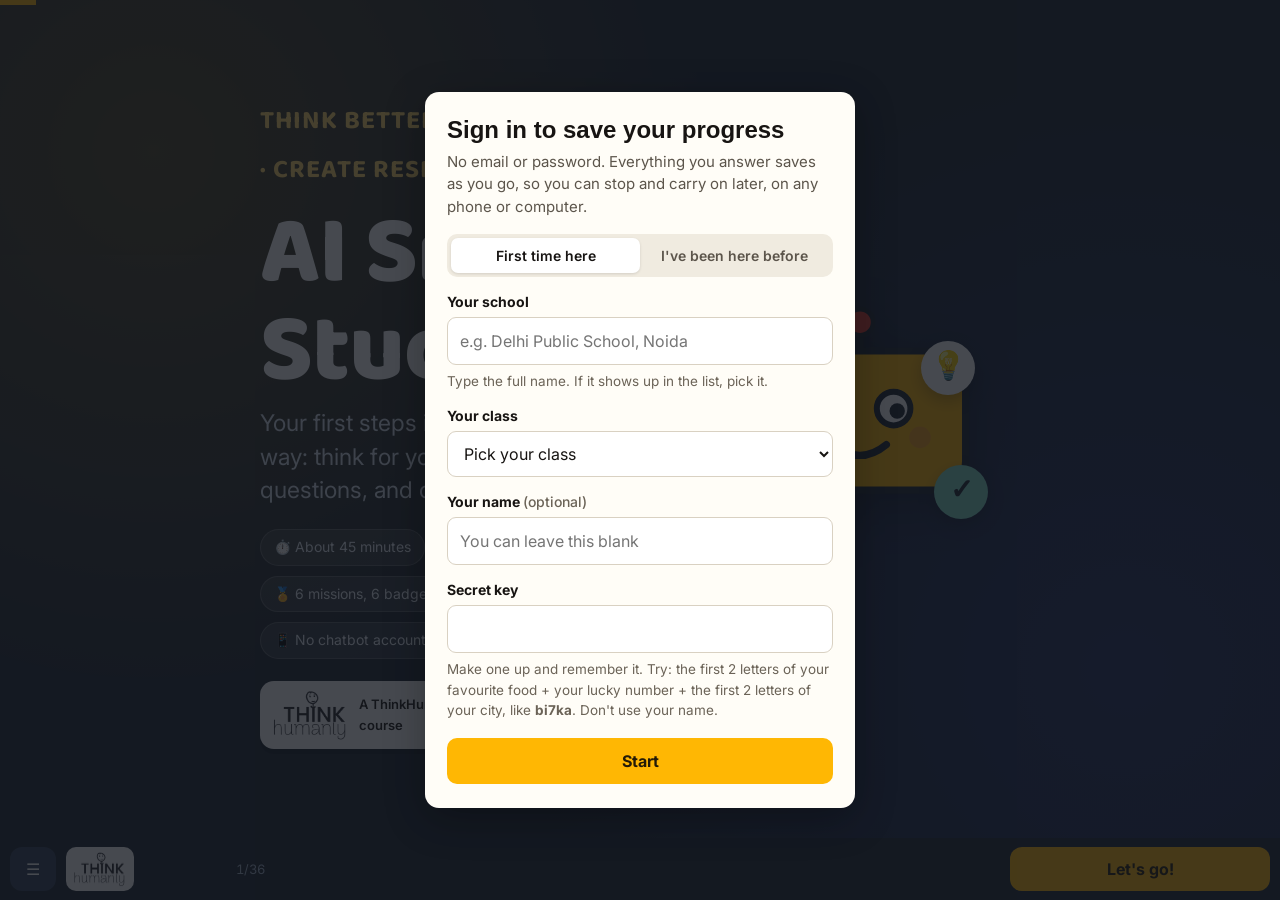
<file: courses/ai-foundations.html>
<!DOCTYPE html>
<html lang="en">
<head>
<meta charset="utf-8">
<meta name="viewport" content="width=device-width, initial-scale=1, viewport-fit=cover">
<title>AI Smart Student - Think better. Learn smarter. Create responsibly</title>
<link rel="preconnect" href="https://fonts.googleapis.com">
<link rel="preconnect" href="https://fonts.gstatic.com" crossorigin>
<link href="https://fonts.googleapis.com/css2?family=Baloo+2:wght@600;700;800&family=Inter:wght@400;500;600;700&family=Noto+Nastaliq+Urdu:wght@700&family=Noto+Sans+Devanagari:wght@700&display=swap" rel="stylesheet">
<style>
:root{
  --ink:#1D1A16;
  --slate:#1B2430;
  --page:#FFF8EC;
  --card:#FFFFFF;
  --rule:#EADFCB;
  --muted:#6B6357;
  --marigold:#FFB703;
  --marigold-deep:#E08A00;
  --chilli:#E23A2E;
  --peacock:#0F7B6C;
  --ultramarine:#2743C4;
  --violet:#6D28D9;
  --lilac:#F1ECFF;
  --mint:#E3F6EF;
  --blush:#FDE9E7;
  --amberbg:#FFF1D2;
  --sky:#E6F3FF;
  --m1:#C2410C;--m2:#A16207;--m3:#047857;--m4:#6D28D9;--m5:#B91C1C;--m6:#0369A1;--m7:#1B2430;
  --disp:"Baloo 2","Trebuchet MS",sans-serif;
  --body:"Inter",system-ui,-apple-system,"Segoe UI",sans-serif;
  --pad:clamp(16px,4.5vw,48px);
  --r:16px;
}
*{box-sizing:border-box}
html,body{margin:0;padding:0;height:100%}
body{background:var(--slate);color:var(--ink);font-family:var(--body);font-size:18px;line-height:1.6;-webkit-font-smoothing:antialiased;overscroll-behavior:none}
@media (max-width:600px){body{font-size:16.5px}}

/* ---------- shell ---------- */
#rail{position:fixed;top:0;left:0;height:5px;width:0;background:var(--marigold);z-index:60;transition:width .35s cubic-bezier(.4,0,.2,1)}
#stage{height:100dvh;display:flex;flex-direction:column}
#deck{flex:1;overflow-y:auto;overflow-x:hidden;scroll-behavior:smooth;-webkit-overflow-scrolling:touch}
.slide{display:none;min-height:100%;padding:calc(var(--pad) + 8px) var(--pad) 48px;background:var(--page);
  background-image:radial-gradient(#EADFCB 1.2px,transparent 1.6px);background-size:24px 24px}
.slide.on{display:block;animation:in .3s ease-out}
.slide.cover.on,.slide.divider.on{display:flex;align-items:center}
@keyframes in{from{opacity:0;transform:translateY(8px)}to{opacity:1;transform:none}}
.wrap{max-width:760px;margin:0 auto}
.wide .wrap{max-width:940px}

/* ---------- nav bar ---------- */
#bar{display:flex;align-items:center;gap:10px;background:var(--slate);color:#fff;padding:9px max(10px,env(safe-area-inset-left)) calc(9px + env(safe-area-inset-bottom)) 10px;z-index:50}
#sawaal-status{font-size:11px;line-height:1.3;color:#9FB0C6;max-width:26%;overflow:hidden;text-overflow:ellipsis;white-space:nowrap}
#sawaal-status[data-state="saved"]{color:#7FD8C5}#sawaal-status[data-state="offline"],#sawaal-status[data-state="error"]{color:var(--marigold)}
#sawaal-account{background:#1F2B3B;border-radius:12px;padding:14px 16px;margin:0 0 22px;color:#fff}
@media (max-width:600px){#sawaal-status{display:none}}
#bar button{font-family:var(--body);font-size:16px;font-weight:700;border:0;border-radius:12px;padding:12px 16px;cursor:pointer}
#prev{background:#33415A;color:#fff}
#next{background:var(--marigold);color:#231B08;flex:1;max-width:260px;margin-left:auto}
#next:disabled{opacity:.4;cursor:not-allowed}
#next.warn{background:var(--chilli);color:#fff}
#menuBtn{background:#33415A;color:#fff;padding:12px 14px}
#pos{font-size:13px;color:#9FB0C6;font-variant-numeric:tabular-nums;min-width:54px;text-align:center}
#modLabel{font-size:13px;color:#9FB0C6;max-width:30%;overflow:hidden;text-overflow:ellipsis;white-space:nowrap}
@media (max-width:520px){#modLabel{display:none}}


/* ThinkHumanly logo */
.th-logo{display:flex;align-items:center;justify-content:center;background:#fff;border-radius:10px;padding:3px 7px;height:44px;flex:none}
.th-logo img{height:36px;width:auto;display:block}
.th-by{display:inline-flex;align-items:center;gap:10px;background:#fff;border-radius:14px;padding:8px 14px 8px 12px;margin-top:22px;color:#1D1A16;font-size:13px;font-weight:600;box-shadow:0 5px 0 rgba(0,0,0,.18)}
.th-by img{height:52px;width:auto;display:block}
@media (max-width:420px){#bar{gap:6px}#pos{min-width:38px;font-size:12px}#bar button{padding:12px 12px}#next{min-width:96px;white-space:nowrap}.th-logo{padding:3px 5px}.th-logo img{height:32px}}

/* ---------- contents overlay ---------- */
#toc{position:fixed;inset:0;background:rgba(12,17,24,.97);color:#fff;z-index:70;display:none;overflow-y:auto;padding:24px}
#toc.on{display:block}
#toc h2{font-family:var(--disp);font-size:28px;margin:0 0 4px;color:#fff}
#toc p{color:#9FB0C6;margin:0 0 20px;font-size:14px}
.tocItem{display:block;width:100%;text-align:left;background:none;border:0;border-bottom:1px solid #33415A;color:#fff;padding:12px 2px;font-size:16px;font-family:var(--body);cursor:pointer}
.tocItem span{color:#8FA3BC;font-size:13px;display:block}
.tocItem:hover{color:var(--marigold)}
#tocClose{margin-top:22px;background:var(--marigold);color:#231B08;border:0;border-radius:12px;padding:12px 18px;font-weight:700;font-family:var(--body);font-size:15px;cursor:pointer}

/* ---------- typography ---------- */
h1{font-family:var(--disp);font-weight:800;font-size:clamp(36px,7vw,58px);line-height:1.02;letter-spacing:-.01em;margin:0 0 12px}
h2{font-family:var(--disp);font-weight:800;font-size:clamp(28px,5vw,40px);line-height:1.1;margin:0 0 12px}
h3{font-family:var(--disp);font-weight:700;font-size:22px;line-height:1.2;margin:22px 0 8px}
p{margin:0 0 14px;max-width:62ch}
.lead{font-size:clamp(18px,2.4vw,21px);color:#3C352C;max-width:56ch}
.tag{display:inline-block;background:var(--amberbg);border:1.5px solid #F2D48A;border-radius:99px;padding:3px 12px;font-size:13px;font-weight:700;color:#7A5200;margin-bottom:12px}
.mins{color:var(--muted);font-size:13px;font-weight:500}
strong{font-weight:700}
.small{font-size:15px;color:var(--muted)}
ul,ol{margin:0 0 16px;padding-left:22px;max-width:62ch}
li{margin-bottom:8px}
a{color:var(--ultramarine)}

/* ---------- mascot ---------- */
.mascot{width:72px;height:72px;flex:none}
.say{display:flex;gap:12px;align-items:flex-start;margin:0 0 18px}
.say .bubble{position:relative;background:#fff;border:2px solid var(--ink);border-radius:16px;padding:12px 15px;font-size:16.5px;line-height:1.5;flex:1;box-shadow:3px 3px 0 var(--ink)}
.say .bubble::before{content:"";position:absolute;left:-11px;top:22px;border:10px solid transparent;border-right-color:var(--ink);border-left:0}
.say .bubble::after{content:"";position:absolute;left:-8px;top:24px;border:8px solid transparent;border-right-color:#fff;border-left:0}
.say .who{display:block;font-family:var(--disp);font-weight:800;font-size:14px;color:var(--marigold-deep);margin-bottom:2px;letter-spacing:.02em}

/* ---------- cover ---------- */
.cover{background:var(--slate);background-image:radial-gradient(circle at 12% 18%,rgba(255,183,3,.22),transparent 42%),radial-gradient(circle at 88% 80%,rgba(39,67,196,.3),transparent 46%);color:#fff}
.coverwrap{display:grid;gap:24px;align-items:center;width:100%}
@media (min-width:760px){.coverwrap{grid-template-columns:1.3fr 1fr}}
.cover h1{font-size:clamp(52px,12vw,96px);color:#fff;margin-bottom:6px}
.cover .tagline{color:#D6E0EC;font-size:clamp(19px,2.6vw,23px);max-width:30ch;line-height:1.45}
.scripts{font-size:clamp(26px,6vw,40px);color:var(--marigold);margin-bottom:10px;line-height:1.9}
.scripts .ur{font-family:"Noto Nastaliq Urdu",serif}
.scripts .dv{font-family:"Noto Sans Devanagari",serif}
.cover .meta{margin-top:22px;display:flex;gap:10px;flex-wrap:wrap}
.cover .meta span{background:rgba(255,255,255,.1);border:1px solid rgba(255,255,255,.18);border-radius:99px;padding:6px 13px;font-size:14px;color:#E6EDF5}
.covart{position:relative;display:flex;justify-content:center;align-items:center;min-height:220px}
.covart .mascot-xl{width:min(240px,60vw);height:auto;filter:drop-shadow(0 12px 22px rgba(0,0,0,.35));animation:bob 3.2s ease-in-out infinite}
@keyframes bob{0%,100%{transform:translateY(0)}50%{transform:translateY(-10px)}}
.float{position:absolute;display:grid;place-items:center;width:54px;height:54px;border-radius:50%;background:#fff;color:var(--slate);font-family:var(--disp);font-weight:800;font-size:28px;box-shadow:0 6px 16px rgba(0,0,0,.25)}
.f1{top:8%;left:12%;background:var(--marigold)}.f2{bottom:10%;right:10%;background:#7FD8C5}.f3{top:16%;right:14%}

/* ---------- dividers (mission openers) ---------- */
.divider{color:#fff;background-image:radial-gradient(rgba(255,255,255,.12) 1.4px,transparent 1.8px);background-size:26px 26px}
.divider.m1{background-color:var(--m1)}.divider.m2{background-color:var(--m2)}.divider.m3{background-color:var(--m3)}.divider.m4{background-color:var(--m4)}
.divider.m5{background-color:var(--m5)}.divider.m6{background-color:var(--m6)}.divider.m7,.divider.done{background-color:var(--m7)}
.divider .wrap{width:100%}
.divgrid{display:grid;gap:22px;align-items:center}
@media (min-width:760px){.divgrid{grid-template-columns:1.2fr 1fr}}
.divider h1{color:#fff}
.divider .num{display:inline-grid;place-items:center;width:78px;height:78px;border-radius:50%;background:#fff;color:var(--ink);font-family:var(--disp);font-weight:800;font-size:44px;line-height:1;margin-bottom:10px;box-shadow:0 5px 0 rgba(0,0,0,.2)}
.divider .mtag{display:block;font-family:var(--disp);font-weight:700;font-size:18px;color:rgba(255,255,255,.85);margin-bottom:2px}
.divider p{color:rgba(255,255,255,.92);font-size:19px;max-width:44ch}
.divider .kit{margin-top:18px;display:inline-block;background:rgba(0,0,0,.2);border-radius:99px;padding:7px 15px;color:#fff;font-size:14.5px;font-weight:600}
.art{background:#fff;border-radius:24px;padding:14px;box-shadow:0 8px 0 rgba(0,0,0,.18)}
.art svg{display:block;width:100%;height:auto;max-height:280px}

/* ---------- cards & panels ---------- */
.panel{background:var(--card);border:2px solid var(--rule);border-radius:var(--r);padding:20px;margin:0 0 18px}
.panel.tight{padding:15px}
.grid{display:grid;gap:12px;margin-bottom:18px}
@media (min-width:680px){.g2{grid-template-columns:1fr 1fr}.g3{grid-template-columns:repeat(3,1fr)}.g4{grid-template-columns:repeat(4,1fr)}}
.mini{background:var(--card);border:2px solid var(--rule);border-radius:var(--r);padding:16px}
.mini h4{margin:4px 0 4px;font-family:var(--disp);font-size:20px;font-weight:800;line-height:1.2}
.mini p{font-size:15.5px;margin:0;color:#4A4238}
.mini .strip{margin-top:10px;font-weight:700;font-size:15px}
.ico{display:inline-grid;place-items:center;width:52px;height:52px;border-radius:50%;background:var(--amberbg);font-size:28px;line-height:1}
.ico.lg{width:64px;height:64px;font-size:34px}
.ico.r{background:var(--blush)}.ico.g{background:var(--mint)}.ico.b{background:var(--sky)}.ico.v{background:var(--lilac)}
.mini.top-r{border-top:6px solid var(--chilli)}.mini.top-a{border-top:6px solid var(--marigold-deep)}.mini.top-g{border-top:6px solid var(--peacock)}.mini.top-b{border-top:6px solid var(--ultramarine)}
.row2{display:flex;gap:12px;align-items:flex-start}
.row2 .ico{flex:none}

/* numbered steps */
.steps{display:grid;gap:10px;margin-bottom:18px}
.step{display:flex;gap:12px;align-items:center;background:#fff;border:2px solid var(--rule);border-radius:var(--r);padding:12px 14px}
.step .n{flex:none;display:grid;place-items:center;width:42px;height:42px;border-radius:50%;background:var(--m3);color:#fff;font-family:var(--disp);font-weight:800;font-size:22px}
.step b{display:block;font-family:var(--disp);font-size:19px;line-height:1.2}
.step span{font-size:15px;color:#4A4238}

/* chat bubbles */
.chat{background:#fff;border:2px solid var(--rule);border-radius:var(--r);padding:14px;margin-bottom:14px}
.chat .who-tag{display:inline-block;font-size:13px;font-weight:700;border-radius:99px;padding:2px 10px;margin-bottom:8px}
.who-tag.p{background:var(--blush);color:#9B1C14}.who-tag.c{background:var(--amberbg);color:#7A5200}.who-tag.d{background:var(--mint);color:#0B5E52}
.bub{border-radius:14px;padding:10px 13px;margin-bottom:8px;font-size:15.5px;line-height:1.45;max-width:90%}
.bub:last-child{margin-bottom:0}
.you{background:var(--lilac);border:1px solid #DCD4FA}
.ai{background:#F4F2EE;border:1px solid var(--rule);margin-left:auto}
.bub b{display:block;font-size:11.5px;letter-spacing:.04em;color:var(--muted);margin-bottom:2px;font-weight:700;text-transform:uppercase}

/* prompt boxes */
.plabel{font-weight:700;font-size:14px;margin:0 0 6px;display:flex;align-items:center;gap:6px}
.prompt{background:var(--slate);color:#EAF0F7;border-radius:14px;padding:15px 16px;padding-right:72px;font-size:15.5px;line-height:1.55;white-space:pre-wrap;position:relative;margin-bottom:14px}
.prompt.weak{background:#F4EEEA;color:#5A483E;border:2px dashed #D9C6BA}
.copy{position:absolute;top:9px;right:9px;background:#3B4A60;color:#fff;border:0;border-radius:8px;font-size:12.5px;font-weight:700;padding:7px 10px;cursor:pointer;font-family:var(--body)}
.prompt.weak .copy{background:#C9B6A8;color:#3A2E26}
.copy.done{background:var(--peacock);color:#fff}
.pills{display:flex;flex-wrap:wrap;gap:6px;margin:-4px 0 16px}
.pill{font-size:13.5px;font-weight:600;border-radius:99px;padding:4px 11px;color:#231B08}
.pill.R{background:#FFD66B}.pill.O{background:#FFB703}.pill.T{background:#F4A259}.pill.I{background:#EE8F66}

/* boxes (like the textbook's) */
.box{border-radius:var(--r);padding:14px 16px;margin-bottom:18px;font-size:16px;border:2px solid transparent}
.box .lbl{display:block;font-family:var(--disp);font-weight:800;font-size:17px;margin-bottom:3px}
.box p:last-child{margin-bottom:0}
.box.think{background:var(--lilac);border-color:#D6CCF7}.box.think .lbl{color:var(--violet)}
.box.snap{background:var(--mint);border-color:#B9E3D5}.box.snap .lbl{color:var(--peacock)}
.box.try{background:var(--sky);border-color:#BFDDF7}.box.try .lbl{color:var(--ultramarine)}
.box.warn{background:var(--blush);border-color:#F5C2BC}.box.warn .lbl{color:#B91C1C}
.box.gold{background:var(--amberbg);border-color:#F2D48A}.box.gold .lbl{color:#8A5A00}

/* guess bars (how AI writes) */
.guess{background:#fff;border:2px solid var(--rule);border-radius:var(--r);padding:16px;margin-bottom:16px}
.guess .gq{font-family:var(--disp);font-weight:800;font-size:22px;margin-bottom:10px}
.gb{display:grid;grid-template-columns:88px 1fr 46px;gap:10px;align-items:center;font-size:15px;margin-bottom:7px}
.gb .t{height:16px;background:#F3EFE6;border-radius:99px;overflow:hidden}
.gb .t i{display:block;height:100%;width:var(--w);background:var(--ultramarine);border-radius:99px}
.gb.low .t i{background:var(--chilli)}
.gb b{text-align:right;font-variant-numeric:tabular-nums}

/* two columns ok / not ok */
.vs2{display:grid;gap:10px;margin-bottom:18px}
@media (min-width:640px){.vs2{grid-template-columns:1fr 1fr}}
.vs2 .col{border-radius:var(--r);padding:14px 16px}
.vs2 .col h4{margin:0 0 8px;font-family:var(--disp);font-size:20px}
.vs2 .col.ok{background:var(--mint);border:2px solid #B9E3D5}
.vs2 .col.no{background:var(--blush);border:2px solid #F5C2BC}
.vs2 ul{margin:0;padding-left:20px;font-size:15.5px}
.vs2 li{margin-bottom:7px}

/* 3-step flow */
.flow{display:flex;gap:8px;align-items:stretch;flex-wrap:wrap;margin-bottom:18px}
.flow .f{flex:1;min-width:150px;background:#fff;border:2px solid var(--rule);border-radius:var(--r);padding:14px;text-align:center}
.flow .f .ico{margin-bottom:6px}
.flow .f b{display:block;font-family:var(--disp);font-size:19px}
.flow .arrow{align-self:center;font-size:24px;color:var(--muted)}
@media (max-width:560px){.flow .arrow{display:none}}

/* ---------- activity ---------- */
.act{border:3px solid var(--ink);border-radius:20px;background:#fff;padding:0;margin:0 0 20px;overflow:hidden;box-shadow:5px 5px 0 var(--ink)}
.act>header{background:var(--ink);color:#fff;padding:12px 16px;display:flex;align-items:center;gap:10px;flex-wrap:wrap}
.act>header h3{margin:0;color:#fff;font-size:20px;flex:1}
.act>header .mins{color:var(--marigold);font-weight:700}
.actbody{padding:18px 16px}
.qcard{border-bottom:2px dashed var(--rule);padding-bottom:18px;margin-bottom:18px}
.qcard:last-of-type{border-bottom:0;margin-bottom:6px;padding-bottom:0}
.qcard .qt{font-weight:600;margin-bottom:10px;display:block;font-size:17px}
.qcard .qt .qn{display:inline-grid;place-items:center;width:28px;height:28px;border-radius:50%;background:var(--marigold);color:#231B08;font-family:var(--disp);font-weight:800;font-size:16px;margin-right:6px}
.opts{display:flex;flex-direction:column;gap:8px}
.opts.row{flex-direction:row;flex-wrap:wrap}
.opt{text-align:left;font-family:var(--body);font-size:16px;background:#fff;border:2px solid var(--rule);border-radius:12px;padding:12px 14px;min-height:48px;cursor:pointer;transition:border-color .15s,background .15s,transform .1s;color:var(--ink)}
.opts.row .opt{flex:1;min-width:100px;text-align:center;font-weight:700}
.opt:hover{border-color:var(--ink)}
.opt:active{transform:scale(.98)}
.opt:focus-visible{outline:3px solid var(--ultramarine);outline-offset:2px}
.opt.picked{border-width:2px;background:var(--slate);border-color:var(--slate);color:#fff}
.opt.right{background:var(--mint);border-color:var(--peacock);color:var(--ink)}
.opt.wrong{background:var(--blush);border-color:var(--chilli);color:var(--ink)}
@media (max-width:480px){.opts.row .opt{padding:10px 6px;font-size:15px;min-width:0}}
.opt.picked.right::after{content:"  ✓";font-weight:800;color:var(--peacock)}
.opt.picked.wrong::after{content:"  ✗";font-weight:800;color:var(--chilli)}
.opt[disabled]{cursor:default}
.opt.dim{opacity:.45}
.fb{margin-top:10px;font-size:15.5px;line-height:1.5;padding:12px 14px;border-radius:12px;display:none}
.fb.on{display:block;animation:in .25s ease-out}
.fb.ok{background:var(--mint);border-left:5px solid var(--peacock)}
.fb.no{background:var(--blush);border-left:5px solid var(--chilli)}
.fb b{display:block;margin-bottom:3px}

/* traffic pills */
.opt.green{border-color:#9CCFC4}.opt.green.picked{background:var(--mint);color:var(--ink)}
.opt.amber{border-color:#E8C97A}.opt.amber.picked{background:var(--amberbg);color:var(--ink)}
.opt.red{border-color:#EFA9A3}.opt.red.picked{background:var(--blush);color:var(--ink)}
.legend3{display:flex;flex-wrap:wrap;gap:8px;margin-bottom:16px}
.legend3 span{border-radius:99px;padding:5px 12px;font-size:14.5px;font-weight:600}
.legend3 .g{background:var(--mint)}.legend3 .a{background:var(--amberbg)}.legend3 .r{background:var(--blush)}

/* ---------- ROTI builder ---------- */
.roti{display:grid;gap:9px;margin-bottom:16px}
.layer{display:grid;grid-template-columns:52px 1fr;align-items:stretch;border-radius:16px;overflow:hidden;border:2px solid var(--rule)}
.layer .lk{display:flex;flex-direction:column;align-items:center;justify-content:center;font-family:var(--disp);font-weight:800;font-size:24px;line-height:1;color:#231B08}
.layer .lk small{font-family:var(--body);font-size:9.5px;font-weight:700;margin-top:3px;letter-spacing:.02em}
.layer textarea{border:0;border-radius:0;padding:12px 13px;font-family:var(--body);font-size:16px;resize:vertical;min-height:64px;background:#fff;color:var(--ink);line-height:1.45}
.layer textarea:focus{outline:2px solid var(--ultramarine);outline-offset:-2px}
.layer:nth-child(1) .lk{background:#FFD66B}
.layer:nth-child(2) .lk{background:#FFB703}
.layer:nth-child(3) .lk{background:#F4A259}
.layer:nth-child(4) .lk{background:#EE8F66}
.meter{height:12px;background:var(--rule);border-radius:99px;overflow:hidden;margin:6px 0 6px}
.meter i{display:block;height:100%;width:0;background:var(--chilli);transition:width .3s,background .3s}
.mrow{display:flex;justify-content:space-between;align-items:center;font-size:14.5px;color:var(--muted);margin-bottom:12px}
.mrow b{color:var(--ink)}

/* fake-fact hunt */
.doc{background:#fff;border:2px solid var(--rule);border-radius:var(--r);padding:8px;margin-bottom:14px;counter-reset:sus}
.sus{display:block;cursor:pointer;padding:11px 12px 11px 12px;margin:6px 0;border-radius:12px;border:2px solid var(--rule);font-size:16px;line-height:1.5;transition:background .15s,border-color .15s}
.sus::before{counter-increment:sus;content:counter(sus);display:inline-grid;place-items:center;width:24px;height:24px;border-radius:50%;font-size:12px;font-weight:800;color:#5A5044;background:#F0EBE0;margin-right:8px;vertical-align:1px}
.sus:hover{background:#FFF7E0}
.sus.flag{border-color:var(--marigold-deep)}
.sus.flag::after{content:" 🚩";}
.sus.hit{background:#FFD9D5;border-color:var(--chilli)}.sus.hit::before{background:var(--chilli);color:#fff}
.sus.miss{background:#E6EFEA;border-color:var(--peacock)}.sus.miss::before{background:var(--peacock);color:#fff}
.sus.shown{background:#FFE9A8;border-color:var(--marigold-deep)}.sus.shown::before{background:var(--marigold-deep);color:#fff}
.sus.hit::after,.sus.miss::after,.sus.shown::after{content:""}
.huntfb{font-size:15.5px}
.huntfb div{padding:10px 13px;border-radius:12px;margin-bottom:8px;background:#F7F4EE;border-left:5px solid var(--rule)}
.huntfb div.bad{background:var(--blush);border-color:var(--chilli)}
.huntfb div.fine{background:var(--mint);border-color:var(--peacock)}
.hunthint{font-size:14.5px;color:var(--muted);margin:-4px 0 12px}

/* inputs */
input[type=text],textarea,select{font-family:var(--body);font-size:16px;width:100%;border:2px solid var(--rule);border-radius:12px;padding:11px 13px;background:#fff;color:var(--ink)}
input[type=text]:focus,textarea:focus,select:focus{outline:2px solid var(--ultramarine);outline-offset:-1px;border-color:var(--ultramarine)}
textarea{resize:vertical;line-height:1.5}
label.fl{display:block;font-weight:700;font-size:16px;margin:16px 0 6px}
label.fl span{font-weight:400;color:var(--muted)}
.btn{font-family:var(--body);font-size:16px;font-weight:700;border:0;border-radius:12px;padding:12px 18px;cursor:pointer;background:var(--ink);color:#fff}
.btn.alt{background:var(--marigold);color:#231B08}
.btn.ghost{background:#fff;color:var(--ink);border:2px solid var(--ink)}
.btn:focus-visible{outline:3px solid var(--ultramarine);outline-offset:2px}
.btnrow{display:flex;gap:9px;flex-wrap:wrap;margin-bottom:12px}
.chips{display:flex;gap:8px;flex-wrap:wrap;margin-bottom:12px}
.chip{background:#F3EFE6;border:2px solid var(--rule);border-radius:99px;padding:8px 13px;font-size:14.5px;font-weight:600;cursor:pointer;font-family:var(--body);color:#4A4238;text-align:left}
.chip:hover{background:var(--amberbg);border-color:var(--marigold)}

/* check-ins */
.me{border:3px dashed #B8AD99;border-radius:20px;background:#FFFDF8;padding:18px;margin:10px 0 6px}
.meq.needs-answer,.qcard.needs-answer,.actbody.needs-answer{outline:3px solid var(--chilli);outline-offset:5px;border-radius:12px;animation:shake .3s}
@keyframes shake{0%,100%{transform:translateX(0)}25%{transform:translateX(-5px)}75%{transform:translateX(5px)}}
.me>h3{margin:0 0 3px;font-size:22px}
.me .sub{font-size:14.5px;color:var(--muted);margin-bottom:14px}
.likert{display:flex;gap:6px;margin-top:8px}
.likert button{flex:1;display:flex;flex-direction:column;align-items:center;gap:1px;font-family:var(--body);font-weight:700;font-size:13px;border:2px solid var(--rule);background:#fff;border-radius:12px;padding:8px 0 6px;cursor:pointer;color:var(--muted)}
.likert button .face{font-size:26px;line-height:1.1;filter:grayscale(.6);opacity:.75;transition:filter .15s,opacity .15s,transform .15s}
.likert button:hover .face{filter:none;opacity:1}
.likert button.on{background:var(--slate);color:#fff;border-color:var(--slate)}
.likert button.on .face{filter:none;opacity:1;transform:scale(1.15)}
.lends{display:flex;justify-content:space-between;font-size:12.5px;color:var(--muted);margin-top:4px}
.meq{margin-bottom:20px}
.meq>span.qt{display:block;font-weight:700;font-size:16.5px;margin-bottom:2px}
.meq .optl{font-weight:400;color:var(--muted);font-size:14px}
.saved{font-size:14px;color:var(--peacock);font-weight:700;display:none}
.saved.on{display:block}

/* badges */
.badge{display:flex;gap:14px;align-items:center;background:linear-gradient(135deg,#FFF6DA,#FFE39A);border:2px solid #E8B437;border-radius:20px;padding:14px 16px;margin-bottom:16px}
.medal{flex:none;display:grid;place-items:center;width:68px;height:68px;border-radius:50%;background:#fff;font-size:36px;line-height:1;box-shadow:0 0 0 5px var(--marigold),0 5px 0 5px #C98A00}
.badge b{display:block;font-family:var(--disp);font-size:21px;line-height:1.2}
.badge span{font-size:15px;color:#5A4A20}
.wall{display:grid;grid-template-columns:repeat(auto-fit,minmax(104px,1fr));gap:16px;margin:22px 0}
.wall div{text-align:center;color:#fff;font-weight:700;font-size:14px}
.wall .medal{margin:0 auto 10px;font-size:36px}

/* timer */
.timer{display:inline-flex;align-items:center;gap:9px;background:var(--slate);color:#fff;border-radius:99px;padding:6px 8px 6px 15px;font-variant-numeric:tabular-nums;font-weight:700;font-size:18px;margin-bottom:14px}
.timer button{background:var(--marigold);color:#231B08;border:0;border-radius:99px;font-family:var(--body);font-weight:700;font-size:13px;padding:8px 13px;cursor:pointer}
.timer.done{background:var(--chilli)}

/* score stamp */
.stamp{display:none;border:4px solid var(--peacock);color:var(--peacock);background:#fff;font-family:var(--disp);font-weight:800;font-size:22px;padding:6px 16px;border-radius:12px;transform:rotate(-3deg);margin:14px 0 4px}
.stamp.on{display:inline-block;animation:pop .35s ease-out}
@keyframes pop{from{transform:rotate(-3deg) scale(.7);opacity:0}to{transform:rotate(-3deg) scale(1);opacity:1}}

/* passage */
.passage{background:#FFFDF6;border:2px solid var(--rule);border-left:6px solid var(--marigold);border-radius:var(--r);padding:16px 18px;font-size:16.5px;line-height:1.65;margin-bottom:10px}

table{width:100%;border-collapse:collapse;font-size:15px;margin-bottom:16px;background:#fff}
th,td{border:1px solid var(--rule);padding:9px 11px;text-align:left;vertical-align:top}
th{background:#F3EFE6;font-weight:700}

.hide{display:none!important}
@media (prefers-reduced-motion:reduce){*{animation:none!important;transition:none!important;scroll-behavior:auto!important}}
/* ===== AI Foundations additions ===== */
.mascot.sm{width:56px;height:56px}
.say.mini .bubble{font-size:15.5px}
.lead.tight{margin-bottom:10px}
/* tap-to-build ROTI */
.rotiwrap{display:grid;gap:14px;margin-bottom:12px}
@media (min-width:760px){.rotiwrap{grid-template-columns:1fr 250px;align-items:start}}
.lpick{border:2px solid var(--rule);border-radius:16px;padding:10px 12px;margin-bottom:10px;background:#fff}
.lpick h4{display:flex;align-items:center;gap:8px;margin:0 0 8px;font-family:var(--disp);font-size:18px}
.lpick h4 .lk{display:inline-grid;place-items:center;width:30px;height:30px;border-radius:50%;font-weight:800;color:#231B08}
.lpick[data-l="r"] .lk{background:#FFD66B}.lpick[data-l="o"] .lk{background:#FFB703}.lpick[data-l="t"] .lk{background:#F4A259}.lpick[data-l="i"] .lk{background:#EE8F66}
.lpick h4 small{font-family:var(--body);font-weight:500;font-size:13.5px;color:var(--muted)}
.pk{display:block;width:100%;text-align:left;font:inherit;font-size:15px;background:#FBF8F2;border:2px solid var(--rule);border-radius:10px;padding:9px 12px;margin-bottom:6px;cursor:pointer;color:var(--ink)}
.pk:hover{border-color:var(--ink)}
.pk.on{background:var(--slate);color:#fff;border-color:var(--slate)}
.lpick.needs-answer{outline:3px solid var(--chilli);outline-offset:4px;animation:shake .3s}
.stack{background:#fff;border:2px solid var(--rule);border-radius:16px;padding:10px;text-align:center;position:sticky;top:10px}
.stack svg{width:100%;max-width:240px;height:auto}
.stack .rl{transform:translateY(-140px);opacity:0;transition:transform .55s cubic-bezier(.3,1.5,.5,1),opacity .3s}
.stack .rl.on{transform:none;opacity:1}
.stack .lbl{font-size:13px;color:var(--muted);margin-top:4px}
/* guided ladder */
.climbwrap{display:grid;gap:14px}
@media (min-width:760px){.climbwrap{grid-template-columns:150px 1fr}}
.climb{background:#fff;border:2px solid var(--rule);border-radius:16px;padding:8px;align-self:start;position:sticky;top:10px}
.climb svg{display:block;width:100%;max-width:150px;margin:0 auto;height:auto}
.climb #climber{transition:transform .7s cubic-bezier(.3,1.4,.5,1)}
@media (max-width:759px){.climb{display:none}}
.topics{display:flex;flex-wrap:wrap;gap:8px;margin-bottom:14px}
.topics .pk{width:auto;display:inline-block;margin:0}
.lstep{border:2px solid var(--rule);border-radius:16px;padding:12px 14px;margin-bottom:10px;background:#fff;transition:opacity .3s}
.lstep.locked{opacity:.45;pointer-events:none}
.lstep h4{margin:0 0 6px;font-family:var(--disp);font-size:19px;display:flex;gap:8px;align-items:center}
.lstep h4 .n{display:inline-grid;place-items:center;width:30px;height:30px;border-radius:50%;background:var(--m3);color:#fff;font-size:16px}
.lstep.done h4 .n{background:var(--peacock)}
.lstep .you{background:var(--lilac);border:1px solid #DCD4FA;border-radius:12px;padding:9px 12px;font-size:15px;margin-bottom:8px}
.lstep .you b{display:block;font-size:11.5px;color:var(--muted);letter-spacing:.04em}
.picks3{display:flex;flex-direction:column;gap:6px;margin:6px 0}
.climb-done{display:none;font-weight:700;color:var(--peacock);margin-top:6px}
.climb-done.on{display:block;animation:fxRise .35s ease-out}
/* traffic light per question */
.tl{display:inline-flex;gap:4px;background:var(--slate);border-radius:99px;padding:4px 6px;vertical-align:middle;margin-left:6px}
.tl i{width:12px;height:12px;border-radius:50%;background:#3A4A5E;transition:background .25s,box-shadow .25s}
.qcard[data-lit="Red"] .tl .r{background:#E23A2E;box-shadow:0 0 10px #E23A2E}
.qcard[data-lit="Amber"] .tl .a{background:#FFB703;box-shadow:0 0 10px #FFB703}
.qcard[data-lit="Green"] .tl .g{background:#2BA84A;box-shadow:0 0 10px #2BA84A}
/* gating highlight for the new interactive pieces */
.needs-answer{outline:3px solid var(--chilli)!important;outline-offset:4px;border-radius:12px;animation:shake .3s}
/* mission divider art comes alive when the screen opens */
.slide.on .art svg{animation:artPop .6s cubic-bezier(.2,1.3,.4,1) both}
.slide.on .art.drive-in svg{animation:driveIn 1.1s cubic-bezier(.2,.9,.3,1.05) both}
@keyframes driveIn{0%{transform:translateX(-120%) rotate(-2deg)}70%{transform:translateX(4%) rotate(1deg)}85%{transform:translateX(-1%)}100%{transform:none}}
.slide.on .art.roti-drop svg{animation:none}
.slide.on .art.roti-drop svg>g:first-of-type ellipse{animation:rotiDrop .55s cubic-bezier(.3,1.5,.5,1) both}
.slide.on .art.roti-drop svg>g:first-of-type ellipse:nth-child(2){animation-delay:.18s}
.slide.on .art.roti-drop svg>g:first-of-type ellipse:nth-child(3){animation-delay:.36s}
.slide.on .art.roti-drop svg>g:first-of-type ellipse:nth-child(4){animation-delay:.54s}
.slide.on .art.roti-drop svg>g:nth-of-type(2){animation:artFade .4s .8s both}
@keyframes rotiDrop{0%{transform:translateY(-160px);opacity:0}60%{opacity:1}100%{transform:none;opacity:1}}
.slide.on .art.climb-up svg>use{animation:climbUp 1.6s cubic-bezier(.4,1.2,.5,1) both}
@keyframes climbUp{0%{transform:translateY(90px)}30%{transform:translateY(60px)}55%{transform:translateY(30px)}80%,100%{transform:none}}
.slide.on .art.stamp-in svg>g:last-of-type{animation:artFade .35s .7s both}
.slide.on .art.tl-blink svg circle{animation:tlBlink 2.4s ease-in-out both}
.slide.on .art.tl-blink svg circle:nth-of-type(2){animation-delay:.4s}
.slide.on .art.tl-blink svg circle:nth-of-type(3){animation-delay:.8s}
@keyframes tlBlink{0%{opacity:.25}15%{opacity:1}35%{opacity:.35}55%,100%{opacity:1}}
.slide.on .art.ring-spin svg{animation:ringSpin 1.1s cubic-bezier(.2,1,.3,1) both}
@keyframes ringSpin{0%{transform:rotate(-200deg) scale(.4);opacity:0}100%{transform:none;opacity:1}}
@keyframes artPop{0%{transform:scale(.8);opacity:0}100%{transform:none;opacity:1}}
@keyframes artFade{from{opacity:0}to{opacity:1}}
/* swap trick */
.swapmsg{background:#fff;border:2px dashed #D9C6BA;border-radius:14px;padding:12px 14px;font-size:16px;margin-bottom:10px}
.swapmsg .nm{transition:all .4s;border-radius:4px}
.swapmsg.swapped .nm{text-decoration:line-through;color:var(--chilli);background:var(--blush)}
/* me first */
.mefirst textarea{font-size:17px}
.charcount{font-size:13px;color:var(--muted);margin:4px 0 10px}
/* quiz inside ladder */
.qmini .opt{font-size:15px}

</style>
<script src="../config.js"></script>
<script src="../sawaal.js"></script>
<link rel="stylesheet" href="../fx.css">
<script src="../fx.js"></script>
</head>
<body>
<!-- Sawaali the mascot, drawn once and reused everywhere -->
<svg width="0" height="0" style="position:absolute" aria-hidden="true" focusable="false">
  <defs>
    <symbol id="sawaali" viewBox="0 0 100 100">
      <line x1="50" y1="20" x2="50" y2="10" stroke="#1B2430" stroke-width="3" stroke-linecap="round"/>
      <circle cx="50" cy="8" r="5.5" fill="#E23A2E" stroke="#1B2430" stroke-width="2"/>
      <path d="M18 20h64a12 12 0 0 1 12 12v34a12 12 0 0 1-12 12H48l-15 14V78H18A12 12 0 0 1 6 66V32a12 12 0 0 1 12-12z" fill="#FFB703" stroke="#1B2430" stroke-width="3" stroke-linejoin="round"/>
      <circle cx="36" cy="44" r="7" fill="#fff" stroke="#1B2430" stroke-width="2.5"/><circle cx="37.5" cy="45" r="3.2" fill="#1B2430"/>
      <circle cx="64" cy="44" r="7" fill="#fff" stroke="#1B2430" stroke-width="2.5"/><circle cx="65.5" cy="45" r="3.2" fill="#1B2430"/>
      <path d="M39 59q11 9 22 0" fill="none" stroke="#1B2430" stroke-width="3" stroke-linecap="round"/>
      <circle cx="25" cy="56" r="4.5" fill="#F08C2E" opacity=".55"/><circle cx="75" cy="56" r="4.5" fill="#F08C2E" opacity=".55"/>
    </symbol>
    <symbol id="sawaali-think" viewBox="0 0 100 100">
      <line x1="50" y1="20" x2="50" y2="10" stroke="#1B2430" stroke-width="3" stroke-linecap="round"/>
      <circle cx="50" cy="8" r="5.5" fill="#E23A2E" stroke="#1B2430" stroke-width="2"/>
      <path d="M18 20h64a12 12 0 0 1 12 12v34a12 12 0 0 1-12 12H48l-15 14V78H18A12 12 0 0 1 6 66V32a12 12 0 0 1 12-12z" fill="#FFB703" stroke="#1B2430" stroke-width="3" stroke-linejoin="round"/>
      <circle cx="36" cy="44" r="7" fill="#fff" stroke="#1B2430" stroke-width="2.5"/><circle cx="38" cy="41" r="3.2" fill="#1B2430"/>
      <circle cx="64" cy="44" r="7" fill="#fff" stroke="#1B2430" stroke-width="2.5"/><circle cx="66" cy="41" r="3.2" fill="#1B2430"/>
      <path d="M40 62q5-4 10 0t10 0" fill="none" stroke="#1B2430" stroke-width="3" stroke-linecap="round"/>
    </symbol>
    <symbol id="sawaali-wow" viewBox="0 0 100 100">
      <line x1="50" y1="20" x2="50" y2="10" stroke="#1B2430" stroke-width="3" stroke-linecap="round"/>
      <circle cx="50" cy="8" r="5.5" fill="#E23A2E" stroke="#1B2430" stroke-width="2"/>
      <path d="M18 20h64a12 12 0 0 1 12 12v34a12 12 0 0 1-12 12H48l-15 14V78H18A12 12 0 0 1 6 66V32a12 12 0 0 1 12-12z" fill="#FFB703" stroke="#1B2430" stroke-width="3" stroke-linejoin="round"/>
      <circle cx="36" cy="43" r="8" fill="#fff" stroke="#1B2430" stroke-width="2.5"/><circle cx="36" cy="43" r="3.4" fill="#1B2430"/>
      <circle cx="64" cy="43" r="8" fill="#fff" stroke="#1B2430" stroke-width="2.5"/><circle cx="64" cy="43" r="3.4" fill="#1B2430"/>
      <ellipse cx="50" cy="62" rx="6" ry="7" fill="#1B2430"/>
    </symbol>
  </defs>
</svg>

<div id="rail"></div>
<div id="stage">
  <main id="deck"></main>
  <nav id="bar">
    <button id="menuBtn" aria-label="Open contents">☰</button>
    <span class="th-logo"><img src="../images/logo.png" alt="ThinkHumanly" onerror="this.parentNode.style.display='none'"></span>
    <button id="prev">Back</button>
    <span id="pos">1/1</span>
    <span id="sawaal-status" aria-live="polite"></span>
    <span id="modLabel"></span>
    <button id="next">Start</button>
  </nav>
</div>
<div id="toc" role="dialog" aria-label="Course contents">
  <div id="sawaal-account"></div>
  <h2>Course contents</h2>
  <p>Jump to any part. Your answers are kept as you go.</p>
  <div id="tocList"></div>
  <button id="tocClose">Close contents</button>
</div>
<template id="slides">

<!-- 1 COVER -->
<section class="slide cover">
  <div class="wrap coverwrap">
    <div>
      <div class="scripts" style="font-size:clamp(18px,4vw,26px);color:#FFD66B;font-family:var(--disp);font-weight:700;letter-spacing:.04em">THINK BETTER · LEARN SMARTER · CREATE RESPONSIBLY</div>
      <h1>AI Smart Student</h1>
      <p class="tagline">Your first steps in using AI the smart way: think for yourself, ask better questions, and check what AI tells you.</p>
      <div class="meta">
        <span>⏱️ About 45 minutes</span>
        <span>🎒 Ages 11 to 14</span>
        <span>🏅 6 missions, 6 badges</span>
        <span>📱 No chatbot account needed</span>
      </div>
      <div class="th-by"><img src="../images/logo.png" alt="ThinkHumanly" onerror="this.parentNode.style.display='none'"><span>A ThinkHumanly<br>course</span></div>
    </div>
    <div class="covart" aria-hidden="true">
      <svg viewBox="0 0 100 100" class="mascot-xl"><use href="#sawaali"/></svg>
      <span class="float f1">?</span><span class="float f2">✓</span><span class="float f3">💡</span>
    </div>
  </div>
</section>

<!-- 2 MEET SAWAALI -->
<section class="slide" data-mod="Getting started">
  <div class="wrap">
    <span class="tag">Before we start</span>
    <h2>Hi! I'm Sawaali 👋</h2>
    <div class="say">
      <svg viewBox="0 0 100 100" class="mascot" aria-hidden="true"><use href="#sawaali"/></svg>
      <div class="bubble"><span class="who">SAWAALI</span>"Sawaal" means <b>question</b>. Today you'll learn to ask AI better questions, and to question AI back. I'll pop up with tips along the way.</div>
    </div>
    <div class="grid g2">
      <div class="mini"><span class="ico">👆</span><h4>Tap, don't type</h4><p>Most screens need just a tap. There are only a couple of places to write.</p></div>
      <div class="mini"><span class="ico b">🤖</span><h4>The AI is built in</h4><p>When you see the blue button, tap it and watch the AI answer. No account needed.</p></div>
      <div class="mini"><span class="ico v">🎯</span><h4>Mistakes are fine</h4><p>Some questions are tricky on purpose. Getting one wrong helps you remember it.</p></div>
      <div class="mini"><span class="ico g">💾</span><h4>Your answers are saved</h4><p id="saveNote">They stay on this device.</p></div>
    </div>
    <div class="panel">
      <h3 style="margin-top:0" id="pidTitle">Make a code name</h3>
      <p class="small">Not your real name. Try: first 2 letters of a food you like + your lucky number + first 2 letters of your town.</p>
      <label class="fl" for="pid">Your code name</label>
      <input type="text" id="pid" maxlength="16" autocomplete="off">
      <p id="pidSigned" class="hide" style="font-size:26px;font-weight:800;font-family:var(--disp);margin:6px 0 0"></p>
    </div>
  </div>
</section>

<!-- 3 BASELINE -->
<section class="slide" data-mod="Getting started">
  <div class="wrap">
    <span class="tag">Warm-up</span>
    <h2>Where are you starting from?</h2>
    <p class="lead">Just tap. We'll ask again at the end to see what changed.</p>
    <div class="me" data-me="base"></div>
  </div>
</section>

<!-- ===================== MISSION 1 ===================== -->
<section class="slide divider m1" data-mod="Mission 1">
  <div class="wrap divgrid">
    <div>
      <div class="num">1</div>
      <span class="mtag">Mission 1</span>
      <h1>Who's driving?</h1>
      <p>Same chatbot, very different results. The difference isn't the tool. It's the person using it.</p>
      <div class="kit">🏅 Badge: Driver &nbsp;·&nbsp; ⏱️ 6 min</div>
    </div>
    <div class="art drive-in"><svg viewBox="0 0 320 200" role="img" aria-label="An auto rickshaw. The driver is at the front, and a passenger is asleep in the back.">
        <ellipse cx="160" cy="182" rx="140" ry="8" fill="#000" opacity=".1"/>
        <path d="M56 118 V92 Q56 46 106 42 H252 Q268 42 268 58 V118 Z" fill="#FFD23F" stroke="#1B2430" stroke-width="3" stroke-linejoin="round"/>
        <path d="M46 118 H270 V152 Q270 160 262 160 H54 Q46 160 46 152 Z" fill="#2BA84A" stroke="#1B2430" stroke-width="3" stroke-linejoin="round"/>
        <path d="M70 118 V94 Q70 62 104 58 H124 V118 Z" fill="#CFE8FF" stroke="#1B2430" stroke-width="3" stroke-linejoin="round"/>
        <rect x="140" y="58" width="112" height="60" rx="10" fill="#FFF3C4" stroke="#1B2430" stroke-width="3"/>
        <path d="M91 118 Q92 98 106 96 Q120 98 121 118 Z" fill="#FF7A3D" stroke="#1B2430" stroke-width="2.5"/>
        <circle cx="106" cy="83" r="11" fill="#8D5A3B" stroke="#1B2430" stroke-width="2.5"/>
        <path d="M95 80 Q106 64 117 80 Z" fill="#1B2430"/>
        <circle cx="101" cy="85" r="1.8" fill="#1B2430"/>
        <path d="M74 104 L96 106" stroke="#1B2430" stroke-width="4" stroke-linecap="round"/>
        <path d="M181 118 Q183 99 198 98 Q213 99 215 118 Z" fill="#7B5CFA" stroke="#1B2430" stroke-width="2.5"/>
        <circle cx="198" cy="85" r="11" fill="#C98B5E" stroke="#1B2430" stroke-width="2.5"/>
        <path d="M192 86 q3 2.5 6 0 M200 86 q3 2.5 6 0" stroke="#1B2430" stroke-width="2" fill="none" stroke-linecap="round"/>
        <text x="216" y="76" font-family="Baloo 2,sans-serif" font-weight="800" font-size="14" fill="#2743C4">z</text>
        <text x="226" y="68" font-family="Baloo 2,sans-serif" font-weight="800" font-size="19" fill="#2743C4">Z</text>
        <circle cx="48" cy="130" r="7" fill="#FFF7B0" stroke="#1B2430" stroke-width="2.5"/>
        <circle cx="86" cy="162" r="19" fill="#1B2430"/><circle cx="86" cy="162" r="7" fill="#D9D2C5"/>
        <circle cx="236" cy="162" r="19" fill="#1B2430"/><circle cx="236" cy="162" r="7" fill="#D9D2C5"/>
        <text x="106" y="34" text-anchor="middle" font-family="Baloo 2,sans-serif" font-weight="800" font-size="15" fill="#0F7B6C">DRIVER</text>
        <text x="198" y="34" text-anchor="middle" font-family="Baloo 2,sans-serif" font-weight="800" font-size="15" fill="#E23A2E">PASSENGER</text>
      </svg></div>
  </div>
</section>

<!-- 5 THREE WAYS -->
<section class="slide" data-mod="Mission 1: Who's driving?">
  <div class="wrap">
    <span class="tag">The big idea</span>
    <h2>Three ways to ride in an auto</h2>
    <p class="lead">Same auto. Same road. What changes is who decides where you go.</p>
    <div class="grid g3">
      <div class="mini top-r"><span class="ico r">😴</span><h4>Passenger</h4><p>You say "school" and fall asleep. You get somewhere, but you couldn't find the way again alone.</p><p class="strip" style="color:var(--chilli)">Copy, paste, forget.</p></div>
      <div class="mini top-a"><span class="ico">👀</span><h4>Co-pilot</h4><p>You're awake. You point out a shortcut or a blocked road.</p><p class="strip" style="color:var(--marigold-deep)">Ask, check, adjust.</p></div>
      <div class="mini top-g"><span class="ico g">🧑‍✈️</span><h4>Driver</h4><p>You chose where to go before you started, and you'd notice a wrong turn.</p><p class="strip" style="color:var(--peacock)">Plan, steer, check, learn.</p></div>
    </div>
    <div class="box think"><span class="lbl">🤔 Pause and think</span><p>Passengers finish homework faster. But in the exam, the chatbot isn't sitting next to you. So who did the learning?</p></div>
  </div>
</section>

<!-- 6 THREE CHATS (play out one message at a time) -->
<section class="slide" data-mod="Mission 1: Who's driving?">
  <div class="wrap">
    <span class="tag">Watch closely</span>
    <h2>Same homework, three chats</h2>
    <p>Three students had to write about plastic waste in their city.</p>
    <div class="chat" data-replay data-gap="700">
      <span class="who-tag p">😴 Passenger</span>
      <div class="bub you"><b>Student A</b>Write an essay on plastic waste, 300 words</div>
      <div class="bub ai"><b>AI</b>Plastic waste is a big problem in cities today...</div>
      <div class="bub you"><b>Student A</b>thanks</div>
    </div>
    <div class="chat" data-replay data-gap="800">
      <span class="who-tag c">👀 Co-pilot</span>
      <div class="bub you"><b>Student B</b>Give me an outline for an essay on plastic waste in my city.</div>
      <div class="bub ai"><b>AI</b>1) What plastic waste is 2) Where it comes from 3) Why it's a problem 4) What can be done...</div>
      <div class="bub you"><b>Student B</b>Point 2 is too general. Make it about my city, and tell me which facts I should check.</div>
    </div>
    <div class="chat" data-replay data-gap="900">
      <span class="who-tag d">🧑‍✈️ Driver</span>
      <div class="bub you"><b>Student C</b>I'm writing my own essay. My idea: the real problem is that waste isn't collected properly. Don't write it for me. Give me the 3 best arguments AGAINST my idea.</div>
      <div class="bub ai"><b>AI</b>1) Even with good collection, most plastic can't be recycled...</div>
      <div class="bub you"><b>Student C</b>I can't answer number 1. Ask me 3 questions to help me think about it.</div>
    </div>
    <p class="small">Student A finished fastest and learned nothing. Student B checked and adjusted. Student C took longest, but now the idea in her essay is really hers.</p>
  </div>
</section>

<!-- 7 ACTIVITY 1 -->
<section class="slide" data-mod="Mission 1: Who's driving?">
  <div class="wrap">
    <div class="act" data-act="drivers">
      <header><h3>🕵️ Activity 1: Spot the driver</h3><span class="mins">4 min</span></header>
      <div class="actbody">
        <p class="small" style="margin-bottom:16px">Read what each student typed. Who's driving?</p>

        <div class="qcard" data-q="d1">
          <span class="qt"><span class="qn">1</span>"summarise chapter 4 of my science book"</span>
          <div class="opts row">
            <button class="opt" data-v="Passenger" data-correct="1" data-fb="Right. No book, no class, no reason. The AI will just make up a general 'chapter 4'.">😴 Passenger</button>
            <button class="opt" data-v="Co-pilot" data-fb="Not quite. There's nothing here to work with: no book, no goal, no follow-up.">👀 Co-pilot</button>
            <button class="opt" data-v="Driver" data-fb="A driver would paste the chapter, say their class, and say what the summary is for.">🧑‍✈️ Driver</button>
          </div>
          <div class="fb"></div>
        </div>

        <div class="qcard" data-q="d2">
          <span class="qt"><span class="qn">2</span>"I don't understand the word 'evaporation' in your answer. Explain it with something I see at home, then ask me a question to check I got it."</span>
          <div class="opts row">
            <button class="opt" data-v="Passenger" data-fb="The opposite! This student noticed what they didn't know and did something about it.">😴 Passenger</button>
            <button class="opt" data-v="Co-pilot" data-fb="Close. But asking to be tested is a real driver move.">👀 Co-pilot</button>
            <button class="opt" data-v="Driver" data-correct="1" data-fb="Yes! Three driver moves: noticed a gap, asked for a home example, and asked to be tested.">🧑‍✈️ Driver</button>
          </div>
          <div class="fb"></div>
        </div>

        <div class="qcard" data-q="d3">
          <span class="qt"><span class="qn">3</span>"Give me 10 project topics on social media". Then they pick number 4 and hand it in without changing a word.</span>
          <div class="opts row">
            <button class="opt" data-v="Passenger" data-correct="1" data-fb="Right. The AI chose the topic, not the student. A driver would pick one they can really research, then write it in their own words.">😴 Passenger</button>
            <button class="opt" data-v="Co-pilot" data-fb="Getting ideas is fine. Taking one without thinking about it is not.">👀 Co-pilot</button>
            <button class="opt" data-v="Driver" data-fb="Picking from a list you didn't shape isn't driving. Whose project is it now?">🧑‍✈️ Driver</button>
          </div>
          <div class="fb"></div>
        </div>

        <div class="qcard" data-q="d4">
          <span class="qt"><span class="qn">4</span>"Here's my summary of the story, and here's yours. I think yours missed the main point. Am I right?"</span>
          <div class="opts row">
            <button class="opt" data-v="Passenger" data-fb="Look again. This student is checking the AI's work, not the other way round.">😴 Passenger</button>
            <button class="opt" data-v="Co-pilot" data-fb="Good guess. But she did the work first and made up her own mind. That's driving.">👀 Co-pilot</button>
            <button class="opt" data-v="Driver" data-correct="1" data-fb="Yes! She did it herself first, then used AI to check. That order matters more than anything else today.">🧑‍✈️ Driver</button>
          </div>
          <div class="fb"></div>
        </div>
        <div class="stamp" data-stamp="drivers"></div>
      </div>
    </div>
  </div>
</section>

<!-- 8 MISSION 1 DONE -->
<section class="slide" data-mod="Mission 1: Who's driving?">
  <div class="wrap">
    <div class="badge"><div class="medal">🚗</div><div><b>Mission 1 done!</b><span>You earned the <strong>Driver</strong> badge.</span></div></div>
    <h3 style="margin-top:6px">📌 What drivers do</h3>
    <div class="grid g2">
      <div class="mini"><div class="row2"><span class="ico">🎯</span><div><h4>Know what you want</h4><p>Decide your goal before you open the chat.</p></div></div></div>
      <div class="mini"><div class="row2"><span class="ico b">📓</span><div><h4>Bring your own stuff</h4><p>Your notes, your class, your city.</p></div></div></div>
      <div class="mini"><div class="row2"><span class="ico v">❓</span><div><h4>Make it quiz you</h4><p>Ask for questions, not just answers.</p></div></div></div>
      <div class="mini"><div class="row2"><span class="ico g">🔍</span><div><h4>Check before you trust</h4><p>Especially numbers and facts.</p></div></div></div>
    </div>
    <div class="me" data-me="m1"></div>
  </div>
</section>

<!-- ===================== MISSION 2 ===================== -->
<section class="slide divider m2" data-mod="Mission 2">
  <div class="wrap divgrid">
    <div>
      <div class="num">2</div>
      <span class="mtag">Mission 2</span>
      <h1>Make a better roti</h1>
      <p>Four layers that turn a lazy question into a great one.</p>
      <div class="kit">🏅 Badge: Roti Chef &nbsp;·&nbsp; ⏱️ 8 min</div>
    </div>
    <div class="art roti-drop"><svg viewBox="0 0 320 230" role="img" aria-label="A stack of four rotis on a plate, labelled R, O, T and I. I is at the bottom.">
        <ellipse cx="130" cy="204" rx="118" ry="20" fill="#D9D2C5"/>
        <ellipse cx="130" cy="200" rx="114" ry="17" fill="#F4F0E8" stroke="#1B2430" stroke-width="2.5"/>
        <g stroke="#1B2430" stroke-width="2.5">
          <ellipse cx="130" cy="180" rx="96" ry="22" fill="#E7A94A"/>
          <ellipse cx="130" cy="148" rx="96" ry="22" fill="#EDB75A"/>
          <ellipse cx="130" cy="116" rx="96" ry="22" fill="#F1C36A"/>
          <ellipse cx="130" cy="84" rx="96" ry="22" fill="#F5CF7C"/>
        </g>
        <g fill="#A8651E" opacity=".55">
          <ellipse cx="96" cy="80" rx="8" ry="3"/><ellipse cx="150" cy="90" rx="6" ry="2.5"/><ellipse cx="168" cy="76" rx="5" ry="2"/><ellipse cx="118" cy="92" rx="4" ry="1.8"/>
        </g>
        <g font-family="Baloo 2,sans-serif" font-weight="800" font-size="22" text-anchor="middle" fill="#231B08">
          <line x1="226" y1="84" x2="256" y2="84" stroke="#1B2430" stroke-width="2"/><circle cx="276" cy="84" r="18" fill="#FFD66B" stroke="#1B2430" stroke-width="2.5"/><text x="276" y="92">R</text>
          <line x1="226" y1="116" x2="256" y2="116" stroke="#1B2430" stroke-width="2"/><circle cx="276" cy="116" r="18" fill="#FFB703" stroke="#1B2430" stroke-width="2.5"/><text x="276" y="124">O</text>
          <line x1="226" y1="148" x2="256" y2="148" stroke="#1B2430" stroke-width="2"/><circle cx="276" cy="148" r="18" fill="#F4A259" stroke="#1B2430" stroke-width="2.5"/><text x="276" y="156">T</text>
          <line x1="226" y1="180" x2="256" y2="180" stroke="#1B2430" stroke-width="2"/><circle cx="276" cy="180" r="18" fill="#EE8F66" stroke="#1B2430" stroke-width="2.5"/><text x="276" y="188">I</text>
        </g>
      </svg></div>
  </div>
</section>

<!-- 10 WEAK QUESTION (live demo) -->
<section class="slide" data-mod="Mission 2: Better questions">
  <div class="wrap">
    <span class="tag">Try it</span>
    <h2>What happens when you ask lazily?</h2>
    <p class="lead tight">Here's a question lots of students type:</p>
    <div class="prompt weak">explain photosynthesis</div>
    <button class="ask-btn" data-ask="weak"><span class="spark">✨</span> Ask the AI</button>
    <div data-reply="weak" hidden></div>
    <script type="text/plain" data-text="weak">Photosynthesis is the process by which green plants, algae and some bacteria convert light energy into chemical energy. Using chlorophyll, they absorb sunlight and combine carbon dioxide and water to produce glucose, releasing oxygen as a by-product. It occurs in the chloroplasts and has two main stages: the light-dependent reactions and the Calvin cycle...</script>
    <div class="after-ask" data-after="weak" hidden>
      <div class="say mini">
        <svg viewBox="0 0 100 100" class="mascot sm" aria-hidden="true"><use href="#sawaali-think"/></svg>
        <div class="bubble"><span class="who">SAWAALI SAYS</span>It's correct. But is it for <b>you</b>? Hard words like "Calvin cycle", no example, and it didn't check if you understood. The AI had to guess who you are, so it gave an <b>average</b> answer.</div>
      </div>
      <p><b>The fix has 4 layers. It's called ROTI.</b> ➜</p>
    </div>
  </div>
</section>

<!-- 11 ROTI -->
<section class="slide" data-mod="Mission 2: Better questions">
  <div class="wrap">
    <span class="tag">The tool</span>
    <h2>R.O.T.I. has four layers</h2>
    <p class="lead">Like a stack of rotis. The bottom one, I, holds everything up.</p>
    <div class="grid g2">
      <div class="mini" style="border-left:8px solid #FFD66B"><h4>R = Role</h4><p>Who should the AI be? Who are you?</p><p class="strip" style="font-weight:500;color:var(--muted)">"You're a friendly science teacher. I'm in Class 7."</p></div>
      <div class="mini" style="border-left:8px solid #FFB703"><h4>O = Output</h4><p>What do you want back? How much?</p><p class="strip" style="font-weight:500;color:var(--muted)">"5 quiz questions, under 100 words."</p></div>
      <div class="mini" style="border-left:8px solid #F4A259"><h4>T = Tight rules</h4><p>What must it NOT do?</p><p class="strip" style="font-weight:500;color:var(--muted)">"Don't tell me the answers yet."</p></div>
      <div class="mini" style="border-left:8px solid #EE8F66"><h4>I = Input</h4><p>Your own notes, homework, city.</p><p class="strip" style="font-weight:500;color:var(--muted)">"Here are my class notes: ..."</p></div>
    </div>
    <div class="box snap"><span class="lbl">📌 Remember</span><p>Most students skip <b>I</b>. But a question with your own notes in it beats a clever question with nothing in it.</p></div>
  </div>
</section>

<!-- 12 REBUILD 1: before / after with live replies -->
<section class="slide" data-mod="Mission 2: Better questions">
  <div class="wrap">
    <span class="tag">Before and after</span>
    <h2>📗 The same question, with ROTI</h2>
    <div class="prompt">You are a patient science teacher. I'm in Class 7 (CBSE) and my test is on Friday.

Explain photosynthesis in under 80 words. Use the neem tree near my school as the example.

Then ask me 3 short questions. Don't tell me the answers.

Here are my class notes: [my notes]</div>
    <div class="pills"><span class="pill R">R: patient teacher, Class 7</span><span class="pill O">O: 80 words + 3 questions</span><span class="pill T">T: don't tell me answers</span><span class="pill I">I: my notes</span></div>
    <button class="ask-btn" data-ask="rb1"><span class="spark">✨</span> Ask the AI</button>
    <div data-reply="rb1" hidden></div>
    <script type="text/plain" data-text="rb1">Let's use your neem tree! 🌳
Its leaves are like tiny kitchens. They take in sunlight, water from the roots, and carbon dioxide from the air. The green colour in the leaves (chlorophyll) helps turn these into food (glucose). The tree gives out oxygen, the same oxygen you breathe near it.

Your turn:
1. What 3 things does a neem leaf need to make food?
2. Which gas does the tree give out?
3. Why are leaves green?
Reply with your answers and I'll tell you how you did.</script>
    <div class="after-ask" data-after="rb1" hidden>
      <div class="box think"><span class="lbl">🤔 Spot the difference</span><p>Same topic. But this answer uses <b>your</b> tree, <b>your</b> level, and makes <b>you</b> think. The first one just let you read and feel busy.</p></div>
    </div>
  </div>
</section>

<!-- 13 TUTOR FLIP -->
<section class="slide" data-mod="Mission 2: Better questions">
  <div class="wrap">
    <span class="tag">The Tutor Flip</span>
    <h2>✍️ Homework help, not homework done</h2>
    <p class="plabel">❌ The passenger way</p>
    <div class="prompt weak">write an essay on plastic pollution 300 words</div>
    <button class="ask-btn" data-ask="tf1"><span class="spark">✨</span> Ask the AI</button>
    <div data-reply="tf1" hidden></div>
    <script type="text/plain" data-text="tf1">Plastic pollution is one of the most serious environmental problems facing the world today. Every year, millions of tonnes of plastic waste end up in our oceans, rivers and landfills, harming wildlife and human health. Plastic takes hundreds of years to break down...
(and 260 more words that you didn't think about)</script>
    <p class="plabel" style="margin-top:14px">✅ The driver way</p>
    <div class="prompt">I'm writing my own essay on plastic pollution in my area. Don't write any of it for me. Ask me 3 questions that help me think of my own ideas.</div>
    <button class="ask-btn" data-ask="tf2"><span class="spark">✨</span> Ask the AI</button>
    <div data-reply="tf2" hidden></div>
    <script type="text/plain" data-text="tf2">I won't write your essay. Here are 3 questions to get you thinking:
1. Where does most of the plastic near your home come from: shops, homes or the market?
2. What happens to a plastic bag after someone throws it near your school?
3. What is one change your school could make this month?
Answer any one, and I'll ask you a harder question about it.</script>
    <div class="after-ask" data-after="tf2" hidden>
      <div class="box gold"><span class="lbl">🔄 The Tutor Flip</span><p>Add one line to almost any question: <b>"Don't answer it. Ask me questions that help me answer it myself."</b> It turns AI from an answer machine into a thinking partner.</p></div>
    </div>
  </div>
</section>

<!-- 14 ACTIVITY 2: tap-to-build ROTI -->
<section class="slide wide" data-mod="Mission 2: Better questions">
  <div class="wrap">
    <div class="act" data-act="roti">
      <header><h3>🫓 Activity 2: Build your roti</h3><span class="mins">4 min</span></header>
      <div class="actbody">
        <p><b>Your situation:</b> you have a science test on <b>heat and temperature</b> next week. Pick one line for each layer. Choose the ones you think will get the best help.</p>
        <div class="rotiwrap">
          <div id="rotiPicks">
            <div class="lpick" data-l="r"><h4><span class="lk">R</span> Role <small>who is the AI, who are you?</small></h4>
              <button class="pk" data-s="0">Hi.</button>
              <button class="pk" data-s="1">You are a teacher.</button>
              <button class="pk" data-s="2">You are a kind science teacher. I'm in Class 7 and I find heat confusing.</button>
            </div>
            <div class="lpick" data-l="o"><h4><span class="lk">O</span> Output <small>what do you want back?</small></h4>
              <button class="pk" data-s="2">Give me 5 quick quiz questions, one at a time.</button>
              <button class="pk" data-s="0">Tell me about heat.</button>
              <button class="pk" data-s="1">Explain heat in 100 words.</button>
            </div>
            <div class="lpick" data-l="t"><h4><span class="lk">T</span> Tight rules <small>what must it NOT do?</small></h4>
              <button class="pk" data-s="1">Use simple words.</button>
              <button class="pk" data-s="0">(No rules)</button>
              <button class="pk" data-s="2">Don't tell me the answers until I reply. Use examples from home.</button>
            </div>
            <div class="lpick" data-l="i"><h4><span class="lk">I</span> Input <small>your own stuff</small></h4>
              <button class="pk" data-s="0">(Nothing)</button>
              <button class="pk" data-s="2">My notes say heat flows from hot to cold. In my last test I mixed up heat and temperature.</button>
              <button class="pk" data-s="1">It's for school.</button>
            </div>
          </div>
          <div class="stack" aria-hidden="true">
            <svg viewBox="0 0 240 200">
              <ellipse cx="120" cy="180" rx="104" ry="16" fill="#D9D2C5"/>
              <ellipse cx="120" cy="176" rx="100" ry="14" fill="#F4F0E8" stroke="#1B2430" stroke-width="2"/>
              <g class="rl" data-rl="i"><ellipse cx="120" cy="160" rx="84" ry="19" fill="#E7A94A" stroke="#1B2430" stroke-width="2"/><text x="120" y="166" text-anchor="middle" font-family="Baloo 2,sans-serif" font-weight="800" font-size="16" fill="#231B08">I</text></g>
              <g class="rl" data-rl="t"><ellipse cx="120" cy="132" rx="84" ry="19" fill="#EDB75A" stroke="#1B2430" stroke-width="2"/><text x="120" y="138" text-anchor="middle" font-family="Baloo 2,sans-serif" font-weight="800" font-size="16" fill="#231B08">T</text></g>
              <g class="rl" data-rl="o"><ellipse cx="120" cy="104" rx="84" ry="19" fill="#F1C36A" stroke="#1B2430" stroke-width="2"/><text x="120" y="110" text-anchor="middle" font-family="Baloo 2,sans-serif" font-weight="800" font-size="16" fill="#231B08">O</text></g>
              <g class="rl" data-rl="r"><ellipse cx="120" cy="76" rx="84" ry="19" fill="#F5CF7C" stroke="#1B2430" stroke-width="2"/><text x="120" y="82" text-anchor="middle" font-family="Baloo 2,sans-serif" font-weight="800" font-size="16" fill="#231B08">R</text></g>
            </svg>
            <div class="mrow" style="margin:6px 0 0"><span>Strength</span><b id="r_label">Empty</b></div>
            <div class="meter"><i id="r_meter"></i></div>
          </div>
        </div>
        <div class="prompt" id="r_out">Pick a line for each layer, and your question will build here.</div>
        <button class="ask-btn" id="r_ask" disabled><span class="spark">✨</span> Ask the AI</button>
        <div id="r_reply" hidden></div>
        <p class="small" id="r_tip" style="margin-top:8px"></p>
      </div>
    </div>
  </div>
</section>

<!-- 15 MISSION 2 DONE -->
<section class="slide" data-mod="Mission 2: Better questions">
  <div class="wrap">
    <div class="badge"><div class="medal">🫓</div><div><b>Mission 2 done!</b><span>You earned the <strong>Roti Chef</strong> badge.</span></div></div>
    <div class="say mini">
      <svg viewBox="0 0 100 100" class="mascot sm" aria-hidden="true"><use href="#sawaali"/></svg>
      <div class="bubble"><span class="who">SAWAALI SAYS</span>The layer most people skip is <b>T</b>: telling the AI what NOT to do. "Don't give me the answer yet" is the most useful rule you'll ever add.</div>
    </div>
    <div class="me" data-me="m2"></div>
  </div>
</section>

<!-- ===================== MISSION 3 ===================== -->
<section class="slide divider m3" data-mod="Mission 3">
  <div class="wrap divgrid">
    <div>
      <div class="num">3</div>
      <span class="mtag">Mission 3</span>
      <h1>Climb, don't jump</h1>
      <p>One huge question gets a shallow answer. Five small ones take you much further.</p>
      <div class="kit">🏅 Badge: Ladder Climber &nbsp;·&nbsp; ⏱️ 5 min</div>
    </div>
    <div class="art climb-up"><svg viewBox="0 0 330 240" role="img" aria-label="A ladder with five steps: Map, Pick, Example, Quiz me, What's missing. Sawaali is climbing it.">
        <g stroke="#8B5E34" stroke-linecap="round">
          <line x1="62" y1="16" x2="62" y2="228" stroke-width="9"/>
          <line x1="128" y1="16" x2="128" y2="228" stroke-width="9"/>
          <line x1="62" y1="204" x2="128" y2="204" stroke-width="7"/>
          <line x1="62" y1="164" x2="128" y2="164" stroke-width="7"/>
          <line x1="62" y1="124" x2="128" y2="124" stroke-width="7"/>
          <line x1="62" y1="84" x2="128" y2="84" stroke-width="7"/>
          <line x1="62" y1="44" x2="128" y2="44" stroke-width="7"/>
        </g>
        <use href="#sawaali" x="66" y="112" width="58" height="58"/>
        <g font-family="Baloo 2,sans-serif" font-weight="800" font-size="17" fill="#1B2430">
          <circle cx="160" cy="204" r="13" fill="#047857"/><text x="160" y="210" text-anchor="middle" fill="#fff" font-size="15">1</text><text x="180" y="210">Map</text>
          <circle cx="160" cy="164" r="13" fill="#047857"/><text x="160" y="170" text-anchor="middle" fill="#fff" font-size="15">2</text><text x="180" y="170">Pick</text>
          <circle cx="160" cy="124" r="13" fill="#047857"/><text x="160" y="130" text-anchor="middle" fill="#fff" font-size="15">3</text><text x="180" y="130">Example</text>
          <circle cx="160" cy="84" r="13" fill="#047857"/><text x="160" y="90" text-anchor="middle" fill="#fff" font-size="15">4</text><text x="180" y="90">Quiz me</text>
          <circle cx="160" cy="44" r="13" fill="#047857"/><text x="160" y="50" text-anchor="middle" fill="#fff" font-size="15">5</text><text x="180" y="50">What's missing</text>
        </g>
      </svg></div>
  </div>
</section>

<!-- 17 GUIDED LADDER -->
<section class="slide wide" data-mod="Mission 3: The ladder">
  <div class="wrap">
    <div class="act" data-act="ladder">
      <header><h3>🪜 Activity 3: Climb the ladder</h3><span class="mins">5 min</span></header>
      <div class="actbody">
        <p><b>Pick a topic.</b> Then climb one step at a time. Each step is a small question to the AI.</p>
        <div class="topics" id="ladTopics">
          <button class="pk" data-topic="mosq">🦟 Why are there more mosquitoes in the monsoon?</button>
          <button class="pk" data-topic="phone">📱 How does using a phone at night affect sleep?</button>
          <button class="pk" data-topic="plastic">🧴 Why is plastic so hard to get rid of?</button>
        </div>
        <div class="climbwrap">
          <div class="climb" aria-hidden="true">
            <svg viewBox="0 0 150 300">
              <g stroke="#8B5E34" stroke-linecap="round">
                <line x1="40" y1="14" x2="40" y2="292" stroke-width="8"/><line x1="110" y1="14" x2="110" y2="292" stroke-width="8"/>
                <line x1="40" y1="262" x2="110" y2="262" stroke-width="6"/><line x1="40" y1="212" x2="110" y2="212" stroke-width="6"/>
                <line x1="40" y1="162" x2="110" y2="162" stroke-width="6"/><line x1="40" y1="112" x2="110" y2="112" stroke-width="6"/>
                <line x1="40" y1="62" x2="110" y2="62" stroke-width="6"/>
              </g>
              <text x="75" y="14" text-anchor="middle" font-size="18">⭐</text>
              <g id="climber" style="transform:translateY(0px)"><use href="#sawaali" x="45" y="240" width="60" height="60"/></g>
            </svg>
          </div>
          <div id="ladSteps" class="hide">
            <div class="lstep" data-step="1"><h4><span class="n">1</span>🗺️ Map</h4>
              <div class="you"><b>YOU ASK</b><span class="q"></span></div>
              <button class="ask-btn" data-lad="1"><span class="spark">✨</span> Ask</button><div class="lr" hidden></div></div>
            <div class="lstep locked" data-step="2"><h4><span class="n">2</span>👉 Pick one</h4>
              <p class="small" style="margin:0 0 4px">Which one do you want to understand better? Tap it.</p>
              <div class="picks3"></div>
              <div class="lr" hidden></div></div>
            <div class="lstep locked" data-step="3"><h4><span class="n">3</span>📍 Real example</h4>
              <div class="you"><b>YOU ASK</b>Give me one real example from India. Which facts should I check myself?</div>
              <button class="ask-btn" data-lad="3"><span class="spark">✨</span> Ask</button><div class="lr" hidden></div></div>
            <div class="lstep locked" data-step="4"><h4><span class="n">4</span>❓ Quiz me</h4>
              <div class="you"><b>YOU ASK</b>Ask me 1 question to check I understood. Don't tell me the answer.</div>
              <button class="ask-btn" data-lad="4"><span class="spark">✨</span> Ask</button><div class="lr" hidden></div>
              <div class="opts qmini hide" style="margin-top:8px"></div><div class="fb"></div></div>
            <div class="lstep locked" data-step="5"><h4><span class="n">5</span>🧩 What's missing?</h4>
              <div class="you"><b>YOU ASK</b>What important thing about this haven't we talked about yet?</div>
              <button class="ask-btn" data-lad="5"><span class="spark">✨</span> Ask</button><div class="lr" hidden></div></div>
            <p class="climb-done" id="ladDone">⭐ You reached the top! 5 small questions took you much further than 1 big one.</p>
          </div>
        </div>
      </div>
    </div>
  </div>
</section>

<!-- 18 MISSION 3 DONE -->
<section class="slide" data-mod="Mission 3: The ladder">
  <div class="wrap">
    <div class="badge"><div class="medal">🪜</div><div><b>Mission 3 done!</b><span>You earned the <strong>Ladder Climber</strong> badge.</span></div></div>
    <h3 style="margin-top:6px">✨ 3 magic lines to keep</h3>
    <div class="prompt">Don't answer it. Ask me the questions I need to answer it myself.<button class="copy" data-copy>Copy</button></div>
    <div class="prompt">Which parts of your answer should I check, and where?<button class="copy" data-copy>Copy</button></div>
    <div class="prompt">Explain it again as if I'm the teacher and you're the student.<button class="copy" data-copy>Copy</button></div>
    <div class="me" data-me="m3"></div>
  </div>
</section>

<!-- ===================== MISSION 4 ===================== -->
<section class="slide divider m4" data-mod="Mission 4">
  <div class="wrap divgrid">
    <div>
      <div class="num">4</div>
      <span class="mtag">Mission 4</span>
      <h1>AI can make things up</h1>
      <p>The tricky AI answer isn't the one that's clearly wrong. It's the one that's mostly right, very confident, with one made-up fact hiding inside.</p>
      <div class="kit">🏅 Badge: Fact Detective &nbsp;·&nbsp; ⏱️ 7 min</div>
    </div>
    <div class="art stamp-in"><svg viewBox="0 0 300 220" role="img" aria-label="A magnifying glass over a page, finding a line stamped FAKE.">
        <rect x="30" y="16" width="170" height="192" rx="12" fill="#fff" stroke="#1B2430" stroke-width="3"/>
        <g fill="#E4DED2">
          <rect x="50" y="40" width="130" height="9" rx="4"/><rect x="50" y="60" width="110" height="9" rx="4"/>
          <rect x="50" y="80" width="124" height="9" rx="4"/><rect x="50" y="140" width="118" height="9" rx="4"/>
          <rect x="50" y="160" width="96" height="9" rx="4"/><rect x="50" y="180" width="126" height="9" rx="4"/>
        </g>
        <rect x="50" y="104" width="124" height="14" rx="5" fill="#FFD9D5"/>
        <circle cx="178" cy="112" r="50" fill="#E6F3FF" fill-opacity=".85" stroke="#1B2430" stroke-width="8"/>
        <line x1="214" y1="148" x2="266" y2="200" stroke="#6D28D9" stroke-width="16" stroke-linecap="round"/>
        <line x1="214" y1="148" x2="266" y2="200" stroke="#1B2430" stroke-width="3" stroke-linecap="round" opacity=".3"/>
        <g transform="rotate(-12 178 112)">
          <rect x="140" y="96" width="76" height="32" rx="6" fill="none" stroke="#E23A2E" stroke-width="4"/>
          <text x="178" y="121" text-anchor="middle" font-family="Baloo 2,sans-serif" font-weight="800" font-size="24" fill="#E23A2E">FAKE</text>
        </g>
      </svg></div>
  </div>
</section>

<!-- 20 HOW AI WRITES (animated guesser) -->
<section class="slide" data-mod="Mission 4: Checking AI">
  <div class="wrap">
    <span class="tag">How it works</span>
    <h2>AI is a very good guesser</h2>
    <p class="lead tight">A chatbot doesn't look things up like you do. It guesses the next word, again and again, very fast. Watch:</p>
    <div class="guesser" id="guesser">
      <script type="application/json">[
        {"prompt":"Chai tastes best with","options":[["biscuits",48],["friends",22],["rain",15],["samosa",13],["ketchup",2]],"pick":0,"wrong":false,
         "note":"The AI picked the most likely word. Sounds right! Now try another one."},
        {"prompt":"The capital of Australia is","options":[["Sydney",55],["Canberra",35],["Melbourne",10]],"pick":0,"wrong":true,
         "note":"<b>Wrong!</b> The capital is <b>Canberra</b>. Sydney is the most famous city, so it <i>sounds</i> likely. In this example the AI picked the popular answer, not the true one, and sounded just as sure. <span class='small'>(Pretend numbers, to show the idea.)</span>"}
      ]</script>
    </div>
    <div class="say mini">
      <svg viewBox="0 0 100 100" class="mascot sm" aria-hidden="true"><use href="#sawaali-wow"/></svg>
      <div class="bubble"><span class="who">SAWAALI SAYS</span><b>Likely is not the same as true.</b> AI is like a classmate who never says "I don't know" and always writes <i>something</i> in the exam.</div>
    </div>
  </div>
</section>

<!-- 21 SNEAKY HABITS (flip cards) -->
<section class="slide" data-mod="Mission 4: Checking AI">
  <div class="wrap">
    <span class="tag">Know its tricks</span>
    <h2>4 sneaky AI habits</h2>
    <p class="lead tight">Tap each card to flip it.</p>
    <div class="flipgrid">
      <button class="flip" type="button" aria-pressed="false"><div class="in"><div class="face front"><span class="ico v">🙊</span><b>It rarely says "I don't know"</b><small>TAP TO FLIP</small></div><div class="face back">A teacher says "let me check". AI usually writes a confident answer anyway, even when it's unsure.</div></div></button>
      <button class="flip" type="button" aria-pressed="false"><div class="in"><div class="face front"><span class="ico v">📄</span><b>It can invent sources</b><small>TAP TO FLIP</small></div><div class="face back">Ask for a source and it may make one up: a real-sounding name, book or website that doesn't exist.</div></div></button>
      <button class="flip" type="button" aria-pressed="false"><div class="in"><div class="face front"><span class="ico v">🔢</span><b>It slips on numbers</b><small>TAP TO FLIP</small></div><div class="face back">Maths, money, and especially lakh and crore. A very exact number like 68.4% isn't more true, just more convincing.</div></div></button>
      <button class="flip" type="button" aria-pressed="false"><div class="in"><div class="face front"><span class="ico v">🗺️</span><b>It knows less about us</b><small>TAP TO FLIP</small></div><div class="face back">It has read far more about London than about Lucknow. Your town, your syllabus and recent news are its weak spots.</div></div></button>
    </div>
    <div class="box snap"><span class="lbl">📌 Good news</span><p>You know things AI doesn't: your street, your school, your language, this week. That's how you catch it out.</p></div>
  </div>
</section>

<!-- 22 FAKE-FACT HUNT -->
<section class="slide wide" data-mod="Mission 4: Checking AI">
  <div class="wrap">
    <div class="act" data-act="hunt">
      <header><h3>🔍 Activity 4: Fake-fact hunt</h3><span class="mins">5 min</span></header>
      <div class="actbody">
        <p>A Class 7 student asked a chatbot for help with a project on tigers 🐅. <b>Tap every sentence you would NOT use without checking.</b> 4 of the 6 are fake or wrong.</p>
        <p class="hunthint">Tap once to flag 🚩. Tap again to unflag. Then press the yellow button.</p>
        <div class="doc" id="huntdoc">
          <span class="sus" data-v="fine" data-note="Well known, and easy to check. Big, simple facts like this are usually safe. You'd still name a real source in your project.">Tigers are India's national animal, and they are protected by law.</span>
          <span class="sus" data-v="soft" data-note="Probably close, but it's a number, and tiger counts change with every survey. Check the latest official count before you use it.">India's last big tiger count found about 3,700 tigers in the wild.</span>
          <span class="sus" data-v="bad" data-note="Maths mistake! 3,700 is just 3.7 thousand. 37 lakh would be 37,00,000, a thousand times more. AI mixes up lakh and crore a lot.">That means India has about 37 lakh tigers.</span>
          <span class="sus" data-v="bad" data-note="Made up. There is no 'Wild Animals Act 2019' with this rule. AI can write things that look like laws. Only trust a law you've seen on an official government website.">Under Section 12 of the Wild Animals Act 2019, nobody is allowed to live within 10 km of a tiger reserve.</span>
          <span class="sus" data-v="bad" data-note="A fake study: a real-sounding doctor, a real-sounding journal, and a very exact number (68.4%). Search for the journal first. If it doesn't exist, nothing else matters.">A 2021 study by Dr. Ravi Menon in the Indian Journal of Big Cats found that exactly 68.4% of tigers hunt only on moonless nights.</span>
          <span class="sus" data-v="bad" data-note="A made-up website. AI can build web addresses that look real. Never use a link you haven't opened yourself.">For more facts, see the official report at www.tigerfacts-india.gov/report-2024.</span>
        </div>
        <div class="btnrow">
          <button class="btn alt" id="hunt_check">🔍 Check my answers</button>
          <button class="btn ghost" id="hunt_reset">Start over</button>
        </div>
        <div class="stamp" data-stamp="hunt"></div>
        <div class="huntfb" id="hunt_fb"></div>
      </div>
    </div>
  </div>
</section>

<!-- 23 MISSION 4 DONE -->
<section class="slide" data-mod="Mission 4: Checking AI">
  <div class="wrap">
    <div class="badge"><div class="medal">🔍</div><div><b>Mission 4 done!</b><span>You earned the <strong>Fact Detective</strong> badge.</span></div></div>
    <h3 style="margin-top:6px">📌 Check its D.N.A.</h3>
    <div class="grid g3">
      <div class="mini top-r"><span class="ico r">📅</span><h4>D = Dates</h4><p>"Recently", "last year". AI mixes up time.</p></div>
      <div class="mini top-r"><span class="ico r">🔢</span><h4>N = Names &amp; Numbers</h4><p>People, places, amounts.</p></div>
      <div class="mini top-r"><span class="ico r">📎</span><h4>A = "According to"</h4><p>Studies, laws, links. Open the source yourself.</p></div>
    </div>
    <div class="me" data-me="m4"></div>
  </div>
</section>

<!-- ===================== MISSION 5 ===================== -->
<section class="slide divider m5" data-mod="Mission 5">
  <div class="wrap divgrid">
    <div>
      <div class="num">5</div>
      <span class="mtag">Mission 5</span>
      <h1>Green, amber, red</h1>
      <p>What's safe to share, what's a "maybe", and what you can never take back once you've typed it.</p>
      <div class="kit">🏅 Badge: Safety Shield &nbsp;·&nbsp; ⏱️ 7 min</div>
    </div>
    <div class="art tl-blink" style="max-width:260px;justify-self:center"><svg viewBox="0 0 140 300" role="img" aria-label="A traffic light: red means stop, amber means careful, green means go.">
        <rect x="62" y="236" width="16" height="60" rx="3" fill="#3A4A5E"/>
        <rect x="18" y="8" width="104" height="234" rx="26" fill="#1B2430"/>
        <circle cx="70" cy="56" r="31" fill="#E23A2E"/><text x="70" y="67" text-anchor="middle" font-family="Baloo 2,sans-serif" font-weight="800" font-size="32" fill="#fff">✕</text>
        <circle cx="70" cy="126" r="31" fill="#FFB703"/><text x="70" y="138" text-anchor="middle" font-family="Baloo 2,sans-serif" font-weight="800" font-size="34" fill="#1B2430">!</text>
        <circle cx="70" cy="196" r="31" fill="#2BA84A"/><text x="70" y="207" text-anchor="middle" font-family="Baloo 2,sans-serif" font-weight="800" font-size="32" fill="#fff">✓</text>
      </svg></div>
  </div>
</section>

<!-- 25 PRIVACY + SWAP TRICK -->
<section class="slide" data-mod="Mission 5: Safe and fair">
  <div class="wrap">
    <span class="tag">🔒 Privacy</span>
    <h2>What never goes in the chat box</h2>
    <p class="lead tight">Think of a chatbot like a stranger who never forgets anything.</p>
    <div class="grid g2">
      <div class="mini top-r"><div class="row2"><span class="ico r">🪪</span><div><h4>ID and money details</h4><p>Aadhaar, passwords, bank or UPI details.</p></div></div></div>
      <div class="mini top-r"><div class="row2"><span class="ico r">🏠</span><div><h4>Where to find you</h4><p>Your address, school + class + timings.</p></div></div></div>
      <div class="mini top-r"><div class="row2"><span class="ico r">👫</span><div><h4>Other people's stuff</h4><p>A friend's messages or photos.</p></div></div></div>
      <div class="mini top-r"><div class="row2"><span class="ico r">🤐</span><div><h4>Your secrets</h4><p>A real person might read it one day.</p></div></div></div>
    </div>
    <h3>🔄 The swap trick: remove the names, keep the problem</h3>
    <div class="swapmsg" id="swapmsg">"My friend <span class="nm">Riya</span> from <span class="nm">7-B</span> sent me this: <span class="nm">[screenshot of her message]</span>. What did she mean?"</div>
    <button class="ask-btn" id="swapBtn" style="background:var(--peacock);box-shadow:0 4px 0 #0A5A4F"><span class="spark">🔄</span> Use the swap trick</button>
    <div class="swapmsg hide" id="swapOut" style="border-style:solid;border-color:#B9E3D5;background:var(--mint)"></div>
  </div>
</section>

<!-- 26 FAIR AND SAFE -->
<section class="slide" data-mod="Mission 5: Safe and fair">
  <div class="wrap">
    <span class="tag">⚖️ Fair and safe</span>
    <h2>Is it your thinking?</h2>
    <p class="lead tight">One simple test: <b>did the thinking happen in your head?</b></p>
    <div class="vs2">
      <div class="col ok"><h4>✅ Helps you learn</h4><ul>
        <li>Asking for 3 different explanations until one clicks</li>
        <li>Asking what's weak in your own draft</li>
        <li>Asking for practice questions, then answering them</li></ul></div>
      <div class="col no"><h4>❌ Does it for you</h4><ul>
        <li>Asking it to write the answer you hand in</li>
        <li>Pasting the question and handing in what comes back</li>
        <li>Asking it to give you an idea</li></ul></div>
    </div>
    <div class="grid g2">
      <div class="mini"><span class="ico r">📞</span><h4>Fakes and scams</h4><p>AI can copy a voice or a face. A message saying "hurry, don't tell your parents" is exactly the one to tell your parents about.</p></div>
      <div class="mini"><span class="ico">💛</span><h4>When AI feels like a friend</h4><p>It's always there, but it can't check on you tomorrow. If something heavy is going on, tell a real person too.</p></div>
    </div>
  </div>
</section>

<!-- 27 ACTIVITY 5 -->
<section class="slide wide" data-mod="Mission 5: Safe and fair">
  <div class="wrap">
    <div class="act" data-act="light">
      <header><h3>🚦 Activity 5: Green, amber or red?</h3><span class="mins">5 min</span></header>
      <div class="actbody">
        <div class="legend3"><span class="g">🟢 Green: go ahead</span><span class="a">🟡 Amber: be careful, check first</span><span class="r">🔴 Red: don't</span></div>

        <div class="qcard" data-q="t1"><span class="qt"><span class="qn">1</span>You didn't understand today's maths lesson, so you ask a chatbot to explain it 3 different ways. <span class="tl"><i class="r"></i><i class="a"></i><i class="g"></i></span></span>
          <div class="opts row">
            <button class="opt green" data-v="Green" data-correct="1" data-fb="Yes! This is one of the best uses of AI: a tutor who never gets tired of you asking again.">🟢 Green</button>
            <button class="opt amber" data-v="Amber" data-fb="No need to worry. Asking for an explanation is exactly what it's good for. This one is Green.">🟡 Amber</button>
            <button class="opt red" data-v="Red" data-fb="Not at all. Understanding something is the opposite of cheating. This one is Green.">🔴 Red</button>
          </div><div class="fb"></div></div>

        <div class="qcard" data-q="t2"><span class="qt"><span class="qn">2</span>You take a photo of your Aadhaar card and upload it, asking the AI to check the details are correct. <span class="tl"><i class="r"></i><i class="a"></i><i class="g"></i></span></span>
          <div class="opts row">
            <button class="opt green" data-v="Green" data-fb="No. That number belongs to you for life, and it would go somewhere you can't control.">🟢 Green</button>
            <button class="opt amber" data-v="Amber" data-fb="This one isn't a 'maybe'. ID documents never go into a chat box.">🟡 Amber</button>
            <button class="opt red" data-v="Red" data-correct="1" data-fb="Correct. You can't un-upload it, and you can't change your Aadhaar number if it leaks. Ask a family member instead.">🔴 Red</button>
          </div><div class="fb"></div></div>

        <div class="qcard" data-q="t3"><span class="qt"><span class="qn">3</span>You paste your own finished essay and ask: "What are the 3 weakest parts?" <span class="tl"><i class="r"></i><i class="a"></i><i class="g"></i></span></span>
          <div class="opts row">
            <button class="opt green" data-v="Green" data-correct="1" data-fb="Yes. You wrote it, and now you're getting feedback, like a teacher would give if they had time for everyone.">🟢 Green</button>
            <button class="opt amber" data-v="Amber" data-fb="Feedback on your own work is safe. It only becomes amber if you ask it to rewrite it for you.">🟡 Amber</button>
            <button class="opt red" data-v="Red" data-fb="Getting feedback on your own work isn't cheating. This one is Green.">🔴 Red</button>
          </div><div class="fb"></div></div>

        <div class="qcard" data-q="t4"><span class="qt"><span class="qn">4</span>Your English homework is due in an hour. You ask a chatbot to write it, change a few words, and hand it in. <span class="tl"><i class="r"></i><i class="a"></i><i class="g"></i></span></span>
          <div class="opts row">
            <button class="opt green" data-v="Green" data-fb="Changing a few words doesn't change whose thinking it is.">🟢 Green</button>
            <button class="opt amber" data-v="Amber" data-fb="Being in a hurry doesn't change the rule. This is handing in someone else's work.">🟡 Amber</button>
            <button class="opt red" data-v="Red" data-correct="1" data-fb="Correct. A better move: ask it for 3 questions to get you started, then write a short answer of your own.">🔴 Red</button>
          </div><div class="fb"></div></div>

        <div class="qcard" data-q="t8"><span class="qt"><span class="qn">5</span>A friend sent you a confusing message. You paste the whole screenshot into a chatbot and ask what she meant. <span class="tl"><i class="r"></i><i class="a"></i><i class="g"></i></span></span>
          <div class="opts row">
            <button class="opt green" data-v="Green" data-fb="Kind idea, but you're sharing her words and her name without asking her.">🟢 Green</button>
            <button class="opt amber" data-v="Amber" data-correct="1" data-fb="Right. Use the swap trick: describe it without names or screenshots and you get the same help. Or just ask her!">🟡 Amber</button>
            <button class="opt red" data-v="Red" data-fb="Strict, and fair. But you can get help safely with the swap trick, so it's Amber.">🔴 Red</button>
          </div><div class="fb"></div></div>

        <div class="qcard" data-q="t10"><span class="qt"><span class="qn">6</span>Something hard is happening at home. For 3 weeks, you've told only the chatbot about it, every night, and nobody else. <span class="tl"><i class="r"></i><i class="a"></i><i class="g"></i></span></span>
          <div class="opts row">
            <button class="opt green" data-v="Green" data-fb="Talking it out helps, and there's no shame in it. But 3 weeks with no real person is worth stopping to think about.">🟢 Green</button>
            <button class="opt amber" data-v="Amber" data-correct="1" data-fb="Right. It's not wrong to talk to it. It just can't do anything. Pick one real person this week: a parent, cousin, teacher or counsellor.">🟡 Amber</button>
            <button class="opt red" data-v="Red" data-fb="Too harsh. Putting feelings into words is useful. The problem is that a chatbot can't check on you tomorrow.">🔴 Red</button>
          </div><div class="fb"></div></div>
        <div class="stamp" data-stamp="light"></div>
      </div>
    </div>
  </div>
</section>

<!-- 28 MISSION 5 DONE -->
<section class="slide" data-mod="Mission 5: Safe and fair">
  <div class="wrap">
    <div class="badge"><div class="medal">🛡️</div><div><b>Mission 5 done!</b><span>You earned the <strong>Safety Shield</strong> badge.</span></div></div>
    <div class="say mini">
      <svg viewBox="0 0 100 100" class="mascot sm" aria-hidden="true"><use href="#sawaali"/></svg>
      <div class="bubble"><span class="who">SAWAALI SAYS</span>Being careful is great. But don't forget the <b>green</b> ones: asking AI to explain things, or to give feedback on your own work, is a smart way to learn.</div>
    </div>
    <div class="me" data-me="m5"></div>
  </div>
</section>

<!-- ===================== MISSION 6 ===================== -->
<section class="slide divider m6" data-mod="Mission 6">
  <div class="wrap divgrid">
    <div>
      <div class="num">6</div>
      <span class="mtag">Mission 6</span>
      <h1>Stuck? Think first</h1>
      <p>Four moves to rescue a stuck chat, and the one habit that matters most: <b>you go first</b>.</p>
      <div class="kit">🏅 Badge: Rescue Hero &nbsp;·&nbsp; ⏱️ 5 min</div>
    </div>
    <div class="art ring-spin" style="max-width:320px;justify-self:center"><svg viewBox="0 0 240 240" role="img" aria-label="A rescue ring split into four moves: Narrow, Ground, Challenge and Restart.">
        <g transform="rotate(-45 120 120)" fill="none" stroke-width="40">
          <circle cx="120" cy="120" r="70" stroke="#0F7B6C" stroke-dasharray="109.96 329.87" stroke-dashoffset="0"/>
          <circle cx="120" cy="120" r="70" stroke="#E08A00" stroke-dasharray="109.96 329.87" stroke-dashoffset="-109.96"/>
          <circle cx="120" cy="120" r="70" stroke="#E23A2E" stroke-dasharray="109.96 329.87" stroke-dashoffset="-219.91"/>
          <circle cx="120" cy="120" r="70" stroke="#2743C4" stroke-dasharray="109.96 329.87" stroke-dashoffset="-329.87"/>
        </g>
        <circle cx="120" cy="120" r="90" fill="none" stroke="#1B2430" stroke-width="3"/>
        <circle cx="120" cy="120" r="50" fill="#fff" stroke="#1B2430" stroke-width="3"/>
        <g font-family="Baloo 2,sans-serif" font-weight="800" font-size="14" fill="#fff" text-anchor="middle">
          <text x="120" y="56">NARROW</text>
          <text x="190" y="125" transform="rotate(90 190 120)">GROUND</text>
          <text x="120" y="194">CHALLENGE</text>
          <text x="50" y="125" transform="rotate(-90 50 120)">RESTART</text>
        </g>
        <use href="#sawaali" x="84" y="84" width="72" height="72"/>
      </svg></div>
  </div>
</section>

<!-- 30 RESCUE MOVES + CHHOTA TEST -->
<section class="slide" data-mod="Mission 6: Getting unstuck">
  <div class="wrap">
    <span class="tag">The tool</span>
    <h2>4 rescue moves</h2>
    <p class="lead tight">Typing "simpler" for the 8th time is not a plan! Tap a card to see the move.</p>
    <div class="flipgrid">
      <button class="flip" type="button" aria-pressed="false"><div class="in"><div class="face front"><span class="ico b">✂️</span><b>Narrow</b><small>TAP TO FLIP</small></div><div class="face back">Make the question smaller. Not "Explain the Mughal Empire", but "How did Akbar get so many different people to support him?"</div></div></button>
      <button class="flip" type="button" aria-pressed="false"><div class="in"><div class="face front"><span class="ico g">📓</span><b>Ground</b><small>TAP TO FLIP</small></div><div class="face back">Give it something of yours. "Here's how my textbook explains it. What's different from what you said?"</div></div></button>
      <button class="flip" type="button" aria-pressed="false"><div class="in"><div class="face front"><span class="ico">🎯</span><b>Challenge</b><small>TAP TO FLIP</small></div><div class="face back">Say exactly what's wrong: "You used the word 'catalyst' and never explained it. Use a kitchen example."</div></div></button>
      <button class="flip" type="button" aria-pressed="false"><div class="in"><div class="face front"><span class="ico r">🔄</span><b>Restart</b><small>TAP TO FLIP</small></div><div class="face back">After 3 bad answers, open a new chat with a better roti. It's faster than fixing a messy one.</div></div></button>
    </div>
    <div class="box snap"><span class="lbl">📌 The chhota test</span><p>After AI explains something, close the screen and explain it to a younger kid in 30 seconds. If you can't, you read it but didn't learn it yet.</p></div>
  </div>
</section>

<!-- 31 ACTIVITY 6 -->
<section class="slide wide" data-mod="Mission 6: Getting unstuck">
  <div class="wrap">
    <div class="act" data-act="rescue">
      <header><h3>🛟 Activity 6: Rescue the chat</h3><span class="mins">3 min</span></header>
      <div class="actbody">
        <div class="qcard" data-q="r1"><span class="qt"><span class="qn">1</span>You asked "explain magnetism" and got a correct answer full of words you don't know. You read it twice. Nothing made sense.</span>
          <div class="opts">
            <button class="opt" data-v="Narrow" data-fb="That can help later. But the real problem is the hard words, and you don't know which part to narrow to yet.">✂️ Narrow: ask about a smaller piece</button>
            <button class="opt" data-v="Ground" data-correct="1" data-fb="Yes! Paste your textbook's explanation and ask it to connect its words to the ones you already know.">📓 Ground: paste my textbook's explanation</button>
            <button class="opt" data-v="Restart" data-fb="Too early. The answer wasn't wrong, it was too hard. Give it something to match first.">🔄 Restart: open a new chat</button>
          </div><div class="fb"></div></div>

        <div class="qcard" data-q="r2"><span class="qt"><span class="qn">2</span>You're 20 messages into a history project. The AI keeps repeating itself, and now it says the opposite of what it said earlier.</span>
          <div class="opts">
            <button class="opt" data-v="Narrow" data-fb="A smaller question inside a messy chat still drags all the old confusion along.">✂️ Narrow: ask about one event only</button>
            <button class="opt" data-v="Challenge" data-fb="Worth trying once. But if it's already going in circles, it's usually not worth fixing.">🎯 Challenge: point out the mistake</button>
            <button class="opt" data-v="Restart" data-correct="1" data-fb="Yes! Copy the 2 or 3 useful bits, open a new chat, and start with a good ROTI.">🔄 Restart: new chat, carry over the good bits</button>
          </div><div class="fb"></div></div>

        <div class="qcard" data-q="r3"><span class="qt"><span class="qn">3</span>You asked for help planning a survey for a school project. The answer was so general it could fit any project in the world.</span>
          <div class="opts">
            <button class="opt" data-v="Narrow" data-correct="1" data-fb="Yes! Give your real situation: 'I can ask about 40 students from Classes 6 to 8 at lunch. What can my survey find out?'">✂️ Narrow: give my real situation</button>
            <button class="opt" data-v="Challenge" data-fb="Saying 'too general' often just gets a longer general answer. Give it something specific instead.">🎯 Challenge: say it was too general</button>
            <button class="opt" data-v="Restart" data-fb="Nothing is broken. The question was just too big.">🔄 Restart: start again</button>
          </div><div class="fb"></div></div>
        <div class="stamp" data-stamp="rescue"></div>
      </div>
    </div>
  </div>
</section>

<!-- 32 ME FIRST -->
<section class="slide" data-mod="Mission 6: Getting unstuck">
  <div class="wrap">
    <div class="act mefirst" data-act="mefirst">
      <header><h3>✍️ Activity 7: Me first!</h3><span class="mins">2 min</span></header>
      <div class="actbody">
        <div class="say mini" style="margin-bottom:12px">
          <svg viewBox="0 0 100 100" class="mascot sm" aria-hidden="true"><use href="#sawaali"/></svg>
          <div class="bubble"><span class="who">SAWAALI SAYS</span>Drivers think <b>before</b> they ask. Write your own answer first. Then see what the AI says.</div>
        </div>
        <label class="fl" for="mf_own" style="margin-top:0">Why might using a phone late at night make it harder to sleep? <span>(one or two lines, your own words)</span></label>
        <textarea id="mf_own" rows="2" data-store="mefirst_own" placeholder="I think..."></textarea>
        <p class="charcount" id="mf_count">Write at least a few words to unlock the AI.</p>
        <button class="ask-btn" id="mf_ask" disabled><span class="spark">✨</span> Now show me what AI said</button>
        <div id="mf_reply" hidden></div>
        <div class="qcard hide" data-q="compare" id="mf_cmp"><span class="qt">Whose answer was better?</span>
          <div class="opts">
            <button class="opt" data-v="Mine" data-correct="1" data-fb="Great! You thought it through yourself. That's what a driver does.">Mine</button>
            <button class="opt" data-v="The AI's" data-correct="1" data-fb="That's fine. The point is you thought first, so now you can see exactly what you missed. That's how you learn.">The AI's</button>
            <button class="opt" data-v="Both had something the other missed" data-correct="1" data-fb="The best answer! Your idea plus the AI's is better than either alone, and the thinking started with you.">Both had something the other missed</button>
          </div><div class="fb"></div></div>
      </div>
    </div>
  </div>
</section>

<!-- 33 MISSION 6 DONE -->
<section class="slide" data-mod="Mission 6: Getting unstuck">
  <div class="wrap">
    <div class="badge"><div class="medal">🛟</div><div><b>Mission 6 done!</b><span>You earned the <strong>Rescue Hero</strong> badge.</span></div></div>
    <div class="me" data-me="m6"></div>
  </div>
</section>

<!-- ===================== WRAP UP ===================== -->
<!-- 34 MY RULES -->
<section class="slide wide" data-mod="Take it home">
  <div class="wrap">
    <div class="act" data-act="charter">
      <header><h3>📜 My 3 AI rules</h3><span class="mins">2 min</span></header>
      <div class="actbody">
        <p class="small">Tap three rules you will really keep. You can change the words to sound like you.</p>
        <div class="chips" data-fill="charter">
          <button class="chip">I try it myself first, then ask AI.</button>
          <button class="chip">My name, address and ID numbers never go in the chat box.</button>
          <button class="chip">I check numbers and sources before I use them.</button>
          <button class="chip">I ask AI to quiz me, not just tell me.</button>
          <button class="chip">3 bad answers means a new chat.</button>
          <button class="chip">I ask my teacher what AI use is allowed.</button>
          <button class="chip">Big worries go to a real person, not just a chatbot.</button>
        </div>
        <label class="fl">Rule 1</label><input type="text" class="charter-in" data-store="charter1">
        <label class="fl">Rule 2</label><input type="text" class="charter-in" data-store="charter2">
        <label class="fl">Rule 3</label><input type="text" class="charter-in" data-store="charter3">
      </div>
    </div>
  </div>
</section>

<!-- 35 POST -->
<section class="slide" data-mod="Take it home">
  <div class="wrap">
    <span class="tag">Last questions</span>
    <h2>Where did you land?</h2>
    <p class="lead">Some of these are the same as the start. Answer as honestly as you did then.</p>
    <div class="me" data-me="post"></div>
  </div>
</section>

<!-- 36 DONE -->
<section class="slide divider done" data-mod="Done">
  <div class="wrap">
    <span class="mtag">All 6 missions done 🎉</span>
    <h1>You've got the foundations</h1>
    <div class="wall" id="wall">
      <div><div class="medal">🚗</div>Driver</div>
      <div><div class="medal">🫓</div>Roti Chef</div>
      <div><div class="medal">🪜</div>Ladder Climber</div>
      <div><div class="medal">🔍</div>Fact Detective</div>
      <div><div class="medal">🛡️</div>Safety Shield</div>
      <div><div class="medal">🛟</div>Rescue Hero</div>
    </div>
    <div class="kit" style="border-radius:16px;padding:14px 18px;display:block;max-width:560px">
      <p style="margin:0 0 4px;color:#B9C6D6;font-size:15px">Three words to remember:</p>
      <p style="color:#fff;font-size:26px;font-family:var(--disp);font-weight:800;margin:0;line-height:1.25">Think. Ask. Check.</p>
    </div>
    <p id="doneSaved" class="hide" style="color:#B9C6D6;margin-top:20px">Your answers are saved.</p>
    <div><div class="th-by"><img src="../images/logo.png" alt="ThinkHumanly" onerror="this.parentNode.style.display='none'"><span>Made with care by<br>ThinkHumanly</span></div></div>
    <a id="doneBack" class="hide" href="../index.html" style="display:inline-block;margin-top:14px;background:var(--marigold);color:#231B08;border-radius:12px;padding:12px 18px;font-weight:700;text-decoration:none">See all courses</a>
  </div>
</section>
</template>
<script>
(function(){
"use strict";

/* ============ STATE ============ */
var COURSE_FILE="ai-foundations";
var STATE={pid:"",started:new Date().toISOString(),answers:{}};
var SCORES={};
var READY=false;      /* true once saved progress has been restored */
var RESTORING=false;  /* while true, re-applying old answers must not re-save them */
function rec(id,mod,q,a,correct){
  STATE.answers[id]={mod:mod||"",q:q||"",a:a,correct:(correct===undefined?"":correct),t:new Date().toISOString()};
  if(!RESTORING)Sawaal.record(id,mod,q,a,correct);
}
function modOf(el){var s=el.closest(".slide");return s&&s.dataset.mod?s.dataset.mod:"";}
function $(s,r){return (r||document).querySelector(s);}
function $$(s,r){return Array.prototype.slice.call((r||document).querySelectorAll(s));}
function esc(s){return String(s).replace(/&/g,"&amp;").replace(/</g,"&lt;").replace(/"/g,"&quot;");}
function say(box,text,instant){if(instant){FX.show(box,text);return Promise.resolve();}return FX.reply(box,text);}

/* ============ CHECK-IN QUESTIONS ============ */
var FACES=["😟","🙁","😐","🙂","😄"];
var L5=["Not at all","Totally"];
var DEBUG_OPTS=["Ask the same thing again","Add more details and ask again","Give up and look somewhere else","Try a totally different way","I don't really use AI"];
var BANKS={
 base:{title:"5 quick questions",sub:"Tap a face. There are no wrong answers.",items:[
  {id:"b1",type:"likert",construct:"declarative",q:"I know how to ask AI a question so the answer fits my class."},
  {id:"b2",type:"likert",construct:"planning",q:"Before I open a chatbot, I know what I want from it."},
  {id:"b3",type:"likert",construct:"monitoring",q:"I can tell when an AI answer might be wrong."},
  {id:"b4",type:"choice",construct:"debugging",q:"When an AI answer doesn't help, what do you usually do?",opts:DEBUG_OPTS},
  {id:"b5",type:"choice",construct:"usage",q:"In a normal week, how often do you use AI for schoolwork?",opts:["Never","Once or twice","Most days","Every day"]}
 ]},
 m1:{title:"Quick check-in",sub:"One tap. Be honest!",items:[
  {id:"m1a",type:"likert",construct:"conditional",q:"I can tell when I'm the driver and when AI is."}]},
 m2:{title:"Quick check-in",sub:"One tap. Be honest!",items:[
  {id:"m2a",type:"likert",construct:"procedural",q:"I can turn a weak question into a strong one."}]},
 m3:{title:"Quick check-in",sub:"One tap. Be honest!",items:[
  {id:"m3a",type:"likert",construct:"planning",q:"I can break a big question into small steps."}]},
 m4:{title:"Quick check-in",sub:"One tap. Be honest!",items:[
  {id:"m4a",type:"likert",construct:"monitoring",q:"I can spot which parts of an AI answer I should check."}]},
 m5:{title:"Quick check-in",sub:"One tap. Be honest!",items:[
  {id:"m5a",type:"likert",construct:"declarative",q:"I know what I should never type into a chatbot."}]},
 m6:{title:"Quick check-in",sub:"One tap. Be honest!",items:[
  {id:"m6a",type:"likert",construct:"debugging",q:"When a chat is going nowhere, I know what to try next."}]},
 post:{title:"Last questions",sub:"The first four are the same as at the start.",items:[
  {id:"p1",type:"likert",construct:"declarative",q:"I know how to ask AI a question so the answer fits my class."},
  {id:"p2",type:"likert",construct:"planning",q:"Before I open a chatbot, I know what I want from it."},
  {id:"p3",type:"likert",construct:"monitoring",q:"I can tell when an AI answer might be wrong."},
  {id:"p4",type:"choice",construct:"debugging",q:"When an AI answer doesn't help, what will you do now?",opts:DEBUG_OPTS},
  {id:"p5",type:"likert",construct:"intention",q:"I will use at least one of these tricks next week."},
  {id:"p9",type:"choice",construct:"course-feedback",q:"How easy was this course to follow?",opts:["Too easy","Just right","A bit hard","Too hard"]},
  {id:"p6",type:"choice",construct:"course-feedback",q:"Which mission did you like most?",opts:["1 Who's driving","2 Make a better roti","3 Climb the ladder","4 Fake-fact hunt","5 Green, amber, red","6 Stuck? Think first"]},
  {id:"p7",type:"text",construct:"course-feedback",q:"What was confusing or boring?"}
 ]}
};

/* ============ BUILD DECK ============ */
var deck=document.getElementById("deck");
var tpl=document.getElementById("slides");
deck.appendChild(tpl.content.cloneNode(true));
tpl.remove();
var slides=$$(".slide",deck);
var cur=0;

/* render check-in blocks */
slides.forEach(function(sl){
  var host=sl.querySelector(".me");
  if(!host)return;
  var bank=BANKS[host.dataset.me];if(!bank)return;
  var mod=sl.dataset.mod||"";
  var html='<h3>'+bank.title+'</h3><p class="sub">'+bank.sub+'</p>';
  bank.items.forEach(function(it){
    html+='<div class="meq" data-item="'+it.id+'"><span class="qt">'+esc(it.q)+(it.type==="text"?'<span class="optl"> (optional)</span>':'')+'</span>';
    if(it.type==="likert"){
      html+='<div class="likert">';
      for(var n=1;n<=5;n++)html+='<button type="button" data-val="'+n+'" aria-label="'+n+' out of 5"><span class="face" aria-hidden="true">'+FACES[n-1]+'</span><span>'+n+'</span></button>';
      html+='</div><div class="lends"><span>'+L5[0]+'</span><span>'+L5[1]+'</span></div>';
    }else if(it.type==="choice"){
      html+='<div class="opts" style="margin-top:8px">';
      it.opts.forEach(function(o){html+='<button type="button" class="opt" data-val="'+esc(o)+'">'+esc(o)+'</button>';});
      html+='</div>';
    }else{
      html+='<textarea rows="2" style="margin-top:8px"></textarea>';
    }
    html+='</div>';
  });
  html+='<p class="saved">✅ Saved.</p>';
  host.innerHTML=html;

  host.addEventListener("click",function(e){
    var b=e.target.closest("button[data-val]");if(!b)return;
    var box=b.closest(".meq"),id=box.dataset.item;
    var item=bank.items.filter(function(x){return x.id===id;})[0];
    $$("button[data-val]",box).forEach(function(o){o.classList.remove("on");o.classList.remove("picked");});
    b.classList.add(b.parentNode.classList.contains("likert")?"on":"picked");
    rec(id,mod,item.q,b.dataset.val);
    host.querySelector(".saved").classList.add("on");
  });
  host.addEventListener("input",function(e){
    if(e.target.tagName!=="TEXTAREA")return;
    var box=e.target.closest(".meq"),id=box.dataset.item;
    var item=bank.items.filter(function(x){return x.id===id;})[0];
    rec(id,mod,item.q,e.target.value);
  });
});

/* ============ NAV ============ */
var rail=$("#rail"),pos=$("#pos"),modLabel=$("#modLabel"),nextBtn=$("#next"),prevBtn=$("#prev");
var guesserEl=$("#guesser");
function show(i){
  i=Math.max(0,Math.min(slides.length-1,i));
  slides[cur].classList.remove("on");
  cur=i;slides[cur].classList.add("on");
  deck.scrollTop=0;
  rail.style.width=((cur+1)/slides.length*100)+"%";
  pos.textContent=(cur+1)+"/"+slides.length;
  modLabel.textContent=slides[cur].dataset.mod||"";
  prevBtn.style.visibility=cur===0?"hidden":"visible";
  nextBtn.textContent=cur===0?"Let's go!":(cur===slides.length-1?"Done":"Next");
  nextBtn.disabled=cur===slides.length-1;
  try{
    FX.played(slides[cur]);
    if(guesserEl&&slides[cur].contains(guesserEl)&&!guesserEl.dataset.init){guesserEl.dataset.init="1";FX.guesser(guesserEl);}
    if(cur===slides.length-1)celebrate();
  }catch(err){}
  if(READY){Sawaal.setScreen(cur);if(cur===slides.length-1)Sawaal.complete();}
}
var celebrated=false;
function celebrate(){
  if(celebrated||FX.instant||FX.reduce)return;
  celebrated=true;
  $$("#wall .medal").forEach(function(m,k){
    m.style.animation="fxMedal .8s cubic-bezier(.2,1.6,.4,1) "+(k*0.18)+"s both";
  });
  setTimeout(function(){FX.confetti({count:140});},700);
  setTimeout(function(){FX.confetti({x:innerWidth*0.2,count:70});FX.confetti({x:innerWidth*0.8,count:70});},1500);
}
function findIncomplete(slide){
  var missing=[];
  $$(".meq",slide).forEach(function(box){
    if(box.querySelector("button[data-val]")){ /* taps are required, writing is optional */
      var ans=STATE.answers[box.dataset.item];
      if(!ans||ans.a===undefined||ans.a===null||ans.a==="")missing.push(box);
    }
  });
  /* "Ask the AI" demo buttons: watch the answer before moving on */
  $$("[data-ask]",slide).forEach(function(b){if(!b.dataset.asked)missing.push(b);});
  /* ROTI builder */
  if(slide.querySelector("#rotiPicks")){
    $$(".lpick",slide).forEach(function(lp){if(!lp.querySelector(".pk.on"))missing.push(lp);});
    if(!missing.length&&!STATE.answers.roti_prompt)missing.push($("#r_ask"));
  }
  /* ladder */
  if(slide.querySelector("#ladSteps")&&!STATE.answers.ladder_done){
    if(!LAD.topic)missing.push($("#ladTopics"));
    else{var nx=$("#ladSteps .lstep:not(.done)");if(nx)missing.push(nx);}
  }
  /* guesser */
  if(guesserEl&&slide.contains(guesserEl)&&!guesserEl.dataset.done&&!STATE.answers.guesser_seen)missing.push(guesserEl);
  /* me first */
  if(slide.querySelector("#mf_own")&&!STATE.answers.asked_mefirst){
    missing.push($("#mf_own").value.trim().length<10?$("#mf_own"):$("#mf_ask"));
  }
  $$(".act .qcard[data-q]",slide).forEach(function(card){if(!card.dataset.done&&!card.classList.contains("hide"))missing.push(card);});
  var hd=slide.querySelector("#huntdoc");
  if(hd&&!hd.dataset.done)missing.push(hd.closest(".actbody")||hd);
  return missing;
}
function goNext(){
  var missing=findIncomplete(slides[cur]);
  if(missing.length){
    missing.forEach(function(el){
      el.classList.add("needs-answer");
      setTimeout(function(){el.classList.remove("needs-answer");},1600);
    });
    missing[0].scrollIntoView({behavior:"smooth",block:"center"});
    var old=nextBtn.textContent;
    nextBtn.textContent="Finish above first 👆";
    nextBtn.classList.add("warn");
    setTimeout(function(){nextBtn.textContent=old;nextBtn.classList.remove("warn");},1600);
    return;
  }
  show(cur+1);
}
nextBtn.addEventListener("click",goNext);
prevBtn.addEventListener("click",function(){show(cur-1);});
document.addEventListener("keydown",function(e){
  var t=e.target.tagName;
  if(t==="TEXTAREA"||t==="INPUT"||t==="SELECT")return;
  if(e.key==="ArrowRight")goNext();
  if(e.key==="ArrowLeft")show(cur-1);
});
var tx=0,ty=0;
deck.addEventListener("touchstart",function(e){tx=e.changedTouches[0].clientX;ty=e.changedTouches[0].clientY;},{passive:true});
deck.addEventListener("touchend",function(e){
  var dx=e.changedTouches[0].clientX-tx,dy=e.changedTouches[0].clientY-ty;
  if(Math.abs(dx)>70&&Math.abs(dx)>Math.abs(dy)*1.8){if(dx<0)goNext();else show(cur-1);}
},{passive:true});

/* contents */
var toc=$("#toc"),tocList=$("#tocList");
slides.forEach(function(sl,i){
  var h=sl.querySelector("h1,h2");
  var a=sl.querySelector(".act>header h3");
  var bd=sl.querySelector(".badge b");
  var t=a?a.textContent:(bd?bd.textContent:(h?h.textContent:"Screen "+(i+1)));
  var b=document.createElement("button");
  b.className="tocItem";
  b.textContent=(i+1)+". "+t;
  var sp=document.createElement("span");sp.textContent=sl.dataset.mod||"";b.appendChild(sp);
  b.addEventListener("click",function(){toc.classList.remove("on");show(i);});
  tocList.appendChild(b);
});
$("#menuBtn").addEventListener("click",function(){toc.classList.add("on");});
$("#tocClose").addEventListener("click",function(){toc.classList.remove("on");});

/* ============ CODE NAME ============ */
var pid=$("#pid");
pid.addEventListener("input",function(){
  STATE.pid=pid.value.trim();
  if(Sawaal.mode==="local")rec("code_name","Getting started","Code name",STATE.pid);
});

/* ============ "ASK THE AI" BUTTONS (pre-written answers that type themselves) ============ */
function askDemo(id,instant){
  var btn=$('[data-ask="'+id+'"]'),box=$('[data-reply="'+id+'"]'),src=$('[data-text="'+id+'"]');
  if(!btn||!box||!src||btn.dataset.asked)return;
  btn.dataset.asked="1";btn.disabled=true;
  btn.innerHTML="✓ Asked";
  say(box,src.textContent.trim(),instant).then(function(){
    var after=$('[data-after="'+id+'"]');
    if(after){after.hidden=false;if(!instant)after.classList.add("fx-bounce");}
  });
}
$$("[data-ask]").forEach(function(b){
  b.addEventListener("click",function(){
    if(b.dataset.asked)return;
    rec("asked_"+b.dataset.ask,modOf(b),"Tapped Ask the AI ("+b.dataset.ask+")","yes");
    askDemo(b.dataset.ask,false);
  });
});

/* ============ CHOICE ACTIVITIES ============ */
function applyActivityAnswer(card,val,isRestore){
  var act=card.closest(".act").dataset.act;
  var opts=$$(".opt",card),opt=null;
  opts.forEach(function(o){if(o.dataset.v===val)opt=o;});
  if(!opt||card.dataset.done)return;
  card.dataset.done="1";
  if(card.querySelector(".tl"))card.dataset.lit=val;   /* light up the traffic light */
  var correct=opt.hasAttribute("data-correct");
  opts.forEach(function(o){
    o.disabled=true;
    if(o===opt)o.classList.add("picked",correct?"right":"wrong");
    else if(o.hasAttribute("data-correct"))o.classList.add("right");
    else o.classList.add("dim");
  });
  var fb=card.querySelector(".fb");
  fb.className="fb on "+(correct?"ok":"no");
  fb.innerHTML="<b>"+(correct?"🎉 Yes!":"🤔 Not quite.")+"</b>"+esc(opt.dataset.fb||"");
  if(!isRestore&&!correct)card.classList.add("fx-shake");
  if(!SCORES[act])SCORES[act]={right:0,total:0};
  SCORES[act].right+=correct?1:0;SCORES[act].total+=1;
  if(!isRestore)rec(act+"_"+card.dataset.q,modOf(opt),card.querySelector(".qt").textContent.replace(/^\d+/,"").trim().slice(0,140),opt.dataset.v,correct?1:0);
  var body=card.closest(".actbody");
  if($$(".qcard[data-done]",body).length===$$(".qcard",body).length){
    var st=body.querySelector(".stamp[data-stamp]");
    if(st){
      var s=SCORES[act];
      st.textContent=s.right+" out of "+s.total+(s.right===s.total?" 🌟 Perfect!":(s.right>=s.total*0.6?" 👍 Nice!":" 📖 Read the tips again"));
      st.classList.add("on");
      if(s.right<s.total*0.6)st.style.borderColor=st.style.color="#E23A2E";
      if(!isRestore){
        rec(act+"_score","Activity score","Score on "+act,s.right+"/"+s.total,s.right);
        if(s.right===s.total){var r=st.getBoundingClientRect();FX.confetti({x:r.left+r.width/2,y:r.top,count:70});}
      }
    }
  }
}
function restoreActivitiesUI(){
  $$(".act[data-act] .qcard[data-q]").forEach(function(card){
    var act=card.closest(".act").dataset.act;
    var ans=STATE.answers[act+"_"+card.dataset.q];
    if(ans)applyActivityAnswer(card,ans.a,true);
  });
}
document.addEventListener("click",function(e){
  var opt=e.target.closest(".act .opts .opt");if(!opt)return;
  var card=opt.closest(".qcard");if(!card)return;
  if(card.dataset.done)return;
  applyActivityAnswer(card,opt.dataset.v,false);
});

/* ============ ACTIVITY 2: TAP-TO-BUILD ROTI ============ */
var rOut=$("#r_out"),rMeter=$("#r_meter"),rLabel=$("#r_label"),rTip=$("#r_tip"),rAsk=$("#r_ask"),rReply=$("#r_reply");
var LAYER_NAME={r:"R: Role",o:"O: Output",t:"T: Tight rules",i:"I: Input"};
var ROTI_REPLY={
 weak:"Heat is a form of energy that is transferred between systems or objects with different temperatures. It flows from the hotter object to the colder one until thermal equilibrium is reached. Temperature, by contrast, is a measure of the average kinetic energy of the particles in a substance. Heat transfer takes place through conduction, convection and radiation, as described by the laws of thermodynamics...",
 mid:"Heat is energy that moves from something hot to something cold. Temperature tells you how hot or cold something is.\n\nFor example, when you leave a cup of chai on the table, heat moves from the chai into the air, so the chai cools down.\n\nHeat can move in three ways: conduction, convection and radiation.",
 strong:"Let's go! Question 1 of 5 🔥\n\nYou hold a steel spoon in a hot cup of chai. After a minute, the handle feels hot too, even though it isn't in the chai. Why?\n\nTake your time. Reply with your answer and I'll tell you if you're right before we move on to question 2."
};
var ROTI_AFTER={
 weak:"😕 Lots of hard words, and nothing about you. It's just reading out a textbook. Pick stronger lines and ask again!",
 mid:"🙂 Better! It's simpler. But it still just tells you things. Which layer would make it test you instead? Try changing it and ask again.",
 strong:"🌟 Look at that: it's at your level, it uses something from home, and it makes you think instead of giving the answer. That's a strong roti!"
};
function rotiState(){
  var picked={},sum=0,count=0;
  $$("#rotiPicks .lpick").forEach(function(lp){
    var on=lp.querySelector(".pk.on");
    if(on){picked[lp.dataset.l]=on;sum+=+on.dataset.s;count++;}
  });
  return {picked:picked,sum:sum,count:count,score:Math.round(sum/8*100)};
}
function rotiLevel(st){return st.sum>=7?"strong":(st.sum>=4?"mid":"weak");}
function rotiText(st){
  return ["r","o","t","i"].map(function(l){
    var b=st.picked[l];if(!b)return "";
    var t=b.textContent.trim();return /^\(/.test(t)?"":t;
  }).filter(Boolean).join("\n");
}
function rotiUpdate(){
  var st=rotiState();
  ["r","o","t","i"].forEach(function(l){var g=$('.rl[data-rl="'+l+'"]');if(g)g.classList.toggle("on",!!st.picked[l]);});
  var text=rotiText(st);
  rOut.textContent=st.count?(text||"(Nothing yet. Every line you picked was empty!)"):"Pick a line for each layer, and your question will build here.";
  rMeter.style.width=(st.count?Math.max(4,st.score):0)+"%";
  rMeter.style.background=st.score<40?"#E23A2E":(st.score<75?"#FFB703":"#0F7B6C");
  rLabel.textContent=!st.count?"Empty":(st.score<40?"😕 Thin":(st.score<75?"🙂 Getting there":(st.score<100?"😃 Strong":"🌟 Excellent")));
  rAsk.disabled=st.count<4;
  if(st.count<4)rTip.textContent="👉 Pick one line for each of the 4 layers ("+st.count+" of 4 done).";
  else if(!rAsk.dataset.asked)rTip.textContent="✅ All 4 layers picked. Now tap Ask the AI and see what you get.";
  return st;
}
$("#rotiPicks").addEventListener("click",function(e){
  var b=e.target.closest(".pk");if(!b)return;
  var lp=b.closest(".lpick");
  $$(".pk",lp).forEach(function(x){x.classList.remove("on");});
  b.classList.add("on");
  rec("roti_"+lp.dataset.l,modOf(lp),"ROTI layer "+LAYER_NAME[lp.dataset.l],b.textContent.trim(),+b.dataset.s);
  if(rAsk.dataset.asked){delete rAsk.dataset.asked;rAsk.innerHTML='<span class="spark">✨</span> Ask again';}
  rotiUpdate();
});
function rotiAsk(instant){
  var st=rotiUpdate();if(st.count<4)return;
  var lvl=rotiLevel(st);
  rAsk.dataset.asked="1";rAsk.disabled=true;rAsk.innerHTML="✓ Asked";
  rTip.textContent="";
  say(rReply,ROTI_REPLY[lvl],instant).then(function(){rTip.textContent=ROTI_AFTER[lvl];});
  return st;
}
rAsk.addEventListener("click",function(){
  var st=rotiAsk(false);if(!st)return;
  rec("roti_prompt",modOf(rAsk),"Question built in Activity 2 (ROTI)",rotiText(st),st.score);
});
function restoreRoti(){
  ["r","o","t","i"].forEach(function(l){
    var ans=STATE.answers["roti_"+l];if(!ans)return;
    $$('.lpick[data-l="'+l+'"] .pk').forEach(function(b){if(b.textContent.trim()===String(ans.a))b.classList.add("on");});
  });
  rotiUpdate();
  if(STATE.answers.roti_prompt&&rotiState().count===4)rotiAsk(true);
}

/* ============ ACTIVITY 3: GUIDED LADDER ============ */
var LADDER={
 mosq:{q:"Why are there more mosquitoes in the monsoon?",
  map:"Main reasons:\n1. Lots of standing water for eggs\n2. Warm, humid weather\n3. Water sitting in coolers, pots and tyres\n4. Blocked drains\n5. Windows left open on hot, sticky nights",
  picks:[
   ["Standing water","Mosquitoes lay their eggs on still water. In the monsoon, rain fills puddles, potholes, old tyres and flower pots. One small puddle can hold hundreds of eggs, and in about a week they become new mosquitoes. More rain means more puddles, and more puddles mean more mosquitoes."],
   ["Warm, humid weather","Mosquitoes love warm, damp air. In the monsoon it's both warm and humid, so mosquitoes live longer and their eggs grow faster. In cold, dry weather many of them die or slow down. That's why you see fewer mosquitoes in winter."],
   ["Water in coolers and pots","Coolers, flower pots and buckets hold still water for days. Some mosquitoes, like the one that spreads dengue, prefer clean, still water like this, right inside our homes. Emptying and drying them once a week breaks the cycle, because the eggs never get time to grow."]],
  example:"Real example: every monsoon, many Indian cities run campaigns asking people to empty coolers and pots once a week. Some cities, like Delhi, have fined homes where mosquito breeding was found.\n\n⚠️ Check this yourself: fines and rules change from city to city and year to year. Look at your city's municipal website or a recent news report.",
  quiz:"Quick check: your neighbour empties her water cooler once a month. Is that often enough to stop mosquitoes breeding in it?",
  opts:[["Yes, once a month is fine",0],["No, eggs can become mosquitoes in about a week",1],["Only if she adds salt to the water",0]],
  right:"Right! Eggs can grow into mosquitoes in about a week, so once a week is the rule.",
  wrong:"Not quite. Eggs can become mosquitoes in about a week, so a month is far too long.",
  missing:"Something we haven't talked about: mosquitoes don't just bite, they can spread illnesses like dengue and malaria, and cases often go up in the monsoon. Small children and older people can get very sick. So protecting your family (covered water, nets, full sleeves) matters as much as knowing why mosquitoes multiply."},
 phone:{q:"How does using a phone at night affect sleep?",
  map:"Main reasons:\n1. Bright screen light\n2. Exciting videos and games\n3. \"Just one more video\"\n4. Notifications waking you up\n5. Worrying about messages",
  picks:[
   ["Bright screen light","Your brain uses light to tell day from night. When it gets dark, your body makes a sleep chemical called melatonin. A bright screen close to your face can make your brain think it's still daytime, so less melatonin is made and it takes longer to fall asleep."],
   ["Exciting videos","Fun videos, games and chats wake your brain up. Your heart beats a little faster and your mind keeps replaying what you saw. A sleepy brain needs to slow down, so something exciting just before bed makes it harder to switch off."],
   ["\"One more video\"","Video apps start the next video by themselves, and each one is short. So you keep saying \"just one more\", and 10 minutes becomes an hour. The problem isn't one video. It's that there's no natural place to stop."]],
  example:"Real example: studies in many countries, including India, have found that teenagers who use phones late at night tend to sleep less.\n\n⚠️ Be careful: most of these studies show a link, not proof that phones cause bad sleep. Other things, like stress or homework, matter too. Check a trusted health website or ask your teacher.",
  quiz:"Quick check: why does your body make melatonin when it gets dark?",
  opts:[["It makes your eyes see better in the dark",0],["It helps your brain get ready for sleep",1],["It stores energy for the next day",0]],
  right:"Yes! Melatonin is your body's \"time to sleep\" signal. Bright screens can delay it.",
  wrong:"Not quite. Melatonin is your body's \"time to sleep\" signal. Bright screens can delay it.",
  missing:"Something we haven't talked about: many apps are designed to keep you watching as long as possible. Autoplay, endless scrolling and notifications are built that way on purpose. So it isn't only about willpower. Simple fixes, like charging your phone outside your room, work better than just trying harder to stop."},
 plastic:{q:"Why is plastic so hard to get rid of?",
  map:"Main reasons:\n1. It takes hundreds of years to break down\n2. Most of it is never recycled\n3. It breaks into tiny pieces, not into nothing\n4. It blocks drains and rivers\n5. Burning it makes poisonous smoke",
  picks:[
   ["Takes hundreds of years","Food peels rot because tiny living things eat them. Almost nothing in nature can eat plastic. So a plastic bottle can stay around for hundreds of years. Even when it seems to disappear, it has only broken into very small pieces called microplastics."],
   ["Most is never recycled","We put plastic in the recycling bin and think the job is done. But most plastic is never actually recycled. Some kinds are too cheap or too mixed to be worth it, and lots never reaches a recycling centre at all. It ends up in landfills, in rivers, or burned."],
   ["Blocks drains","Plastic bags and wrappers don't rot, so they pile up in drains. In the monsoon, blocked drains make water flood the streets. That still water then becomes a home for mosquitoes. So one plastic bag can cause trouble long after someone throws it away."]],
  example:"Real example: in 2022, India banned many single-use plastic items, like plastic straws, plastic cutlery and thin carry bags.\n\n⚠️ Check this yourself: the exact list of banned items, and how strictly the ban is followed, can be different in each state. Look at your state pollution control board's website or a recent news report.",
  quiz:"Quick check: why can't we solve plastic waste just by putting it in recycling bins?",
  opts:[["Because recycling bins are too small",0],["Because plastic melts in the sun",0],["Because most plastic is never actually recycled",1]],
  right:"Right! Most plastic is never recycled, so using less matters more than recycling more.",
  wrong:"Not quite. The big problem is that most plastic is never actually recycled.",
  missing:"Something we haven't talked about: in India, much of the plastic that does get recycled is collected by waste pickers, often by hand and for very little money. They do important work that most people never notice. Who cleans up after us is part of the plastic story too."}
};
var LAD={topic:null,step:0};
var ladSteps=$("#ladSteps"),climber=$("#climber");
function ladStep(n){return $('.lstep[data-step="'+n+'"]',ladSteps);}
function ladClimb(n){if(climber)climber.style.transform="translateY("+(-50*n)+"px)";}
function ladFinish(n,instant){
  var s=ladStep(n);s.classList.add("done");
  LAD.step=Math.max(LAD.step,n);ladClimb(LAD.step);
  var nx=ladStep(n+1);
  if(nx){nx.classList.remove("locked");if(!instant)setTimeout(function(){var r=nx.getBoundingClientRect();if(r.bottom>innerHeight-80)nx.scrollIntoView({behavior:"smooth",block:"center"});},250);}
  else{
    $("#ladDone").classList.add("on");
    if(!instant){var r=$("#ladDone").getBoundingClientRect();FX.confetti({x:r.left+60,y:r.top,count:90});}
  }
  if(!instant){
    rec("ladder_step",modOf(s),"Ladder steps climbed",LAD.step,LAD.step);
    if(n===5)rec("ladder_done",modOf(s),"Finished the ladder","yes",1);
  }
}
function ladSetTopic(key,instant){
  if(LAD.topic)return;
  var T=LADDER[key];if(!T)return;
  LAD.topic=key;
  $$("#ladTopics .pk").forEach(function(b){b.classList.toggle("on",b.dataset.topic===key);b.disabled=true;});
  ladSteps.classList.remove("hide");
  $(".q",ladStep(1)).textContent="List the main reasons: "+T.q+" Just a list, no explaining.";
  var p=$(".picks3",ladStep(2));
  p.innerHTML=T.picks.map(function(x,k){return '<button type="button" class="pk" data-pick="'+k+'">'+esc(x[0])+'</button>';}).join("");
  var o=$(".qmini",ladStep(4));
  o.innerHTML=T.opts.map(function(x,k){return '<button type="button" class="opt" data-k="'+k+'">'+esc(x[0])+'</button>';}).join("");
  if(!instant){
    rec("ladder_topic",modOf(ladSteps),"Ladder topic chosen",T.q);
    setTimeout(function(){ladStep(1).scrollIntoView({behavior:"smooth",block:"center"});},150);
  }
}
$("#ladTopics").addEventListener("click",function(e){var b=e.target.closest(".pk");if(b)ladSetTopic(b.dataset.topic,false);});
function ladAsk(n,instant){
  var T=LADDER[LAD.topic],s=ladStep(n);if(!T||!s||s.classList.contains("done"))return Promise.resolve();
  var btn=$("[data-lad]",s);if(btn){if(btn.dataset.asked)return Promise.resolve();btn.dataset.asked="1";btn.disabled=true;btn.innerHTML="✓ Asked";}
  var text=n===1?T.map:n===3?T.example:n===4?T.quiz:T.missing;
  return say($(".lr",s),text,instant).then(function(){
    if(n===4)$(".qmini",s).classList.remove("hide");
    else ladFinish(n,instant);
  });
}
function ladPick(k,instant){
  var T=LADDER[LAD.topic],s=ladStep(2);if(!T||s.classList.contains("done")||s.dataset.picked)return;
  s.dataset.picked="1";
  $$(".picks3 .pk",s).forEach(function(b){b.classList.toggle("on",+b.dataset.pick===k);b.disabled=true;});
  if(!instant)rec("ladder_pick",modOf(s),"Ladder step 2: which reason they picked",T.picks[k][0]);
  say($(".lr",s),"Tell me more about \""+T.picks[k][0]+"\".\n\n"+T.picks[k][1],instant).then(function(){ladFinish(2,instant);});
}
function ladQuiz(k,instant){
  var T=LADDER[LAD.topic],s=ladStep(4);if(!T||s.classList.contains("done"))return;
  var right=T.opts[k][1]===1;
  $$(".qmini .opt",s).forEach(function(b,j){
    b.disabled=true;
    if(j===k)b.classList.add("picked",right?"right":"wrong");
    else if(T.opts[j][1]===1)b.classList.add("right");
    else b.classList.add("dim");
  });
  var fb=$(".fb",s);fb.className="fb on "+(right?"ok":"no");
  fb.innerHTML="<b>"+(right?"🎉 ":"🤔 ")+"</b>"+esc(right?T.right:T.wrong);
  if(!instant)rec("ladder_quiz",modOf(s),"Ladder quiz: "+T.quiz,T.opts[k][0],right?1:0);
  ladFinish(4,instant);
}
ladSteps.addEventListener("click",function(e){
  var a=e.target.closest("[data-lad]");if(a){ladAsk(+a.dataset.lad,false);return;}
  var p=e.target.closest(".picks3 .pk");if(p){ladPick(+p.dataset.pick,false);return;}
  var q=e.target.closest(".qmini .opt");if(q){ladQuiz(+q.dataset.k,false);return;}
});
function restoreLadder(){
  var t=STATE.answers.ladder_topic;if(!t)return;
  var key=null;Object.keys(LADDER).forEach(function(k){if(LADDER[k].q===t.a)key=k;});
  if(!key)return;
  ladSetTopic(key,true);
  var done=+(STATE.answers.ladder_step&&STATE.answers.ladder_step.a)||0;
  if(STATE.answers.ladder_done)done=5;
  if(done>=1)ladAsk(1,true);
  if(done>=2){
    var pk=STATE.answers.ladder_pick,k=0;
    if(pk)LADDER[key].picks.forEach(function(x,j){if(x[0]===pk.a)k=j;});
    ladPick(k,true);
  }
  if(done>=3)ladAsk(3,true);
  if(done>=4){
    ladAsk(4,true);
    var qz=STATE.answers.ladder_quiz,qk=0;
    if(qz)LADDER[key].opts.forEach(function(x,j){if(x[0]===qz.a)qk=j;});
    ladQuiz(qk,true);
  }
  if(done>=5)ladAsk(5,true);
}

/* ============ GUESS THE NEXT WORD ============ */
if(guesserEl)guesserEl.addEventListener("fx:guessed",function(e){
  rec("guesser_seen",modOf(guesserEl),"Watched the next-word guesser (rounds)",e.detail.round+1);
});

/* ============ ACTIVITY 4: FAKE-FACT HUNT ============ */
var huntDoc=$("#huntdoc"),huntFb=$("#hunt_fb");
var STAMP={bad:["FAKE","#E23A2E"],soft:["CHECK","#B86E00"],fine:["OK","#0F7B6C"]};
huntDoc.addEventListener("click",function(e){
  var s=e.target.closest(".sus");if(!s||huntDoc.dataset.done||huntDoc.dataset.busy)return;
  s.classList.toggle("flag");
});
function huntEvaluate(isRestore){
  if(huntDoc.dataset.done)return;
  huntDoc.dataset.done="1";
  var spans=$$(".sus",huntDoc),hits=0,bad=0,falseAlarm=0,html="",flagged=[];
  spans.forEach(function(s,n){
    var isBad=s.dataset.v==="bad",isFlag=s.classList.contains("flag");
    if(isFlag)flagged.push(n);
    s.classList.remove("flag");
    if(isBad){bad++;if(isFlag){hits++;s.classList.add("hit");}else{s.classList.add("shown");}}
    else if(isFlag){falseAlarm++;s.classList.add("miss");}
    var verdict=isBad?(isFlag?"🎯 You caught it! ":"😮 Missed. "):(s.dataset.v==="soft"?(isFlag?"👍 Good instinct. ":"Worth flagging too. "):(isFlag?"This one was actually fine. ":"✅ Correctly left alone. "));
    html+='<div class="'+(isBad?"bad":"fine")+'"><b>'+(n+1)+'. </b>'+verdict+esc(s.dataset.note)+'</div>';
    var sd=STAMP[s.dataset.v]||STAMP.fine,stamp=document.createElement("span");
    stamp.className="fx-stamp";stamp.textContent=sd[0];stamp.style.color=sd[1];
    if(!isRestore&&!FX.reduce)stamp.style.animationDelay=(n*0.15)+"s";
    else stamp.style.animation="none";
    s.appendChild(stamp);
  });
  huntFb.innerHTML=html;
  var st=$('.stamp[data-stamp="hunt"]');
  st.textContent=hits+" of "+bad+" fakes caught"+(falseAlarm?", "+falseAlarm+" false alarm"+(falseAlarm>1?"s":""):"")+(hits===bad?" 🌟":"");
  st.classList.add("on");
  if(hits<3){st.style.borderColor=st.style.color="#E23A2E";}
  if(!isRestore){
    rec("hunt_flags",modOf(huntDoc),"Sentences flagged in the fake-fact hunt",flagged);
    rec("hunt_score",modOf(huntDoc),"Fakes caught in the fake-fact hunt",hits+"/"+bad+" (false alarms: "+falseAlarm+")",hits);
    if(hits===bad&&!falseAlarm){var r=st.getBoundingClientRect();setTimeout(function(){FX.confetti({x:r.left+r.width/2,y:r.top,count:80});},900);}
  }
}
$("#hunt_check").addEventListener("click",function(){
  if(huntDoc.dataset.done||huntDoc.dataset.busy)return;
  if(!$$(".sus.flag",huntDoc).length){
    huntFb.innerHTML='<div>👆 Tap the sentences you think are fake first. Then press the button.</div>';
    return;
  }
  if(FX.reduce||FX.instant){huntEvaluate(false);return;}
  huntDoc.dataset.busy="1";huntDoc.classList.add("fx-scanning");
  setTimeout(function(){huntDoc.classList.remove("fx-scanning");delete huntDoc.dataset.busy;huntEvaluate(false);},1400);
});
function restoreHunt(){
  var f=STATE.answers.hunt_flags;
  if(!f||!Array.isArray(f.a))return;
  var spans=$$(".sus",huntDoc);
  f.a.forEach(function(n){if(spans[n])spans[n].classList.add("flag");});
  huntEvaluate(true);
}
$("#hunt_reset").addEventListener("click",function(){
  if(huntDoc.dataset.busy)return;
  delete huntDoc.dataset.done;huntFb.innerHTML="";
  var st=$('.stamp[data-stamp="hunt"]');st.classList.remove("on");st.style.borderColor=st.style.color="";
  $$(".sus",huntDoc).forEach(function(s){s.className="sus";$$(".fx-stamp",s).forEach(function(x){x.remove();});});
  rec("hunt_flags",modOf(huntDoc),"Sentences flagged in the fake-fact hunt",null);
});

/* ============ SWAP TRICK (privacy demo) ============ */
var swapBtn=$("#swapBtn");
swapBtn.addEventListener("click",function(){
  if(swapBtn.dataset.done)return;
  swapBtn.dataset.done="1";swapBtn.disabled=true;swapBtn.innerHTML="✓ Swapped";
  $("#swapmsg").classList.add("swapped");
  var out=$("#swapOut");
  FX.sleep(900).then(function(){
    out.classList.remove("hide");
    out.innerHTML='<b style="display:block;font-size:12px;letter-spacing:.06em;color:var(--peacock)">✅ SAFE VERSION</b><span></span>';
    return FX.type(out.querySelector("span"),"\"A classmate sent me a message that felt a bit mean, but maybe it was a joke. What could she have meant, and how could I ask her about it?\"");
  }).then(function(){
    var n=document.createElement("p");n.className="ai-note";n.style.marginTop="8px";
    n.textContent="Same problem, same help. But no names, no class and no screenshot of someone else's words.";
    out.parentNode.insertBefore(n,out.nextSibling);
  });
});

/* ============ ACTIVITY 7: ME FIRST ============ */
var mfOwn=$("#mf_own"),mfAsk=$("#mf_ask"),mfCount=$("#mf_count"),mfReply=$("#mf_reply"),mfCmp=$("#mf_cmp");
var MF_REPLY="Phones can keep you awake in a few ways. The bright screen tells your brain it's still daytime, so your body makes less of its sleep chemical. Exciting videos and games keep your mind busy when it should be slowing down. And notifications can wake you up, or make you want to check your phone \"just once more\".";
function mfUpdate(){
  if(mfAsk.dataset.asked)return;
  var n=mfOwn.value.trim().length;
  mfAsk.disabled=n<10;
  mfCount.textContent=n<10?"Write at least a few words to unlock the AI.":"✅ Unlocked! Tap the button when you're happy with your answer.";
}
mfOwn.addEventListener("input",mfUpdate);
function mfReveal(instant){
  if(mfAsk.dataset.asked)return;
  mfAsk.dataset.asked="1";mfAsk.disabled=true;mfAsk.innerHTML="✓ Shown";
  mfOwn.readOnly=true;
  mfCount.textContent="Your answer is locked in. Now compare.";
  say(mfReply,MF_REPLY,instant).then(function(){
    mfCmp.classList.remove("hide");
    if(!instant)setTimeout(function(){mfCmp.scrollIntoView({behavior:"smooth",block:"center"});},200);
  });
}
mfAsk.addEventListener("click",function(){
  if(mfOwn.value.trim().length<10)return;
  rec("mefirst_own",modOf(mfOwn),"Me first: why might a phone at night make it harder to sleep? (own answer)",mfOwn.value);
  rec("asked_mefirst",modOf(mfAsk),"Me first: wrote own answer, then looked at the AI's","yes");
  mfReveal(false);
});

/* ============ COPY ============ */
function copyText(txt,btn){
  function done(){
    if(!btn)return;var old=btn.textContent;btn.textContent="Copied ✓";btn.classList.add("done");
    setTimeout(function(){btn.textContent=old;btn.classList.remove("done");},1600);
  }
  if(navigator.clipboard&&navigator.clipboard.writeText){
    navigator.clipboard.writeText(txt).then(done,function(){fallback(txt);done();});
  }else{fallback(txt);done();}
}
function fallback(txt){
  var ta=document.createElement("textarea");ta.value=txt;ta.style.position="fixed";ta.style.opacity="0";
  document.body.appendChild(ta);ta.select();try{document.execCommand("copy");}catch(err){}document.body.removeChild(ta);
}
document.addEventListener("click",function(e){
  var b=e.target.closest("[data-copy]");if(!b)return;
  var box=b.parentNode.cloneNode(true);
  var inner=box.querySelector("[data-copy]");if(inner)inner.remove();
  copyText(box.textContent.trim(),b);
});

/* ============ MY RULES ============ */
$('[data-fill="charter"]').addEventListener("click",function(e){
  var c=e.target.closest(".chip");if(!c)return;
  var inputs=$$(".charter-in");
  for(var i=0;i<inputs.length;i++){if(!inputs[i].value.trim()){inputs[i].value=c.textContent;inputs[i].dispatchEvent(new Event("input",{bubbles:true}));inputs[i].classList.add("fx-bounce");inputs[i].focus();return;}}
});

/* ============ FREE TEXT STORE ============ */
document.addEventListener("input",function(e){
  var el=e.target;if(!el.dataset||!el.dataset.store)return;
  if(el.id==="mf_own")return; /* saved when the AI answer is revealed */
  var lab=el.id?document.querySelector('label[for="'+el.id+'"]'):null;
  var q=lab?lab.textContent.trim().slice(0,140):(el.previousElementSibling&&el.previousElementSibling.tagName==="LABEL"?el.previousElementSibling.textContent.trim():el.dataset.store);
  rec(el.dataset.store,modOf(el),q,el.value);
});

/* ============ RESUME: put saved answers back on screen ============ */
function restoreMeqUI(){
  $$(".meq").forEach(function(box){
    var id=box.dataset.item,ans=STATE.answers[id];
    if(!ans)return;
    var buttons=$$("button[data-val]",box);
    if(buttons.length){
      buttons.forEach(function(b){
        if(String(b.dataset.val)===String(ans.a))b.classList.add(b.parentNode.classList.contains("likert")?"on":"picked");
      });
    }else{
      var ta=box.querySelector("textarea");
      if(ta)ta.value=ans.a==null?"":ans.a;
    }
  });
  $$(".me").forEach(function(host){
    var saved=host.querySelector(".saved");
    if(saved&&host.querySelector(".meq .on,.meq .picked"))saved.classList.add("on");
  });
}
function restoreStoredFields(){
  $$("[data-store]").forEach(function(el){
    var ans=STATE.answers[el.dataset.store];
    if(ans&&ans.a!=null)el.value=ans.a;
  });
  if(STATE.answers.code_name&&!pid.value){pid.value=STATE.answers.code_name.a||"";STATE.pid=pid.value;}
}
function restoreDemos(){
  Object.keys(STATE.answers).forEach(function(k){
    var m=/^asked_(.+)$/.exec(k);
    if(m&&m[1]!=="mefirst")askDemo(m[1],true);
  });
  if(STATE.answers.asked_mefirst)mfReveal(true);else mfUpdate();
}

/* ============ PLATFORM: open, restore, resume ============ */
function applyMode(state){
  var online=state.mode==="online"||state.mode==="offline";
  if(online&&state.student){
    STATE.pid=state.student.code;
    pid.value=state.student.code;
    pid.classList.add("hide");
    var lab=pid.parentNode.querySelector('label[for="pid"]');if(lab)lab.classList.add("hide");
    var hint=pid.parentNode.querySelector("p.small");if(hint)hint.classList.add("hide");
    $("#pidTitle").textContent="Your secret key 🔑";
    var ps=$("#pidSigned");ps.textContent=state.student.code;ps.classList.remove("hide");
    $("#saveNote").textContent="Saved online as you go. You can stop and carry on later, on any phone or computer.";
    $("#doneSaved").classList.remove("hide");
    $("#doneBack").classList.remove("hide");
  }
  if(state.mode==="local"){
    $("#saveNote").textContent="You're not signed in, so answers stay on this device only. Open the menu (☰) and choose Sign in to save.";
  }
}

slides[0].classList.add("on");
show(0);

Sawaal.start().then(function(state){
  RESTORING=true;FX.instant=true;
  try{
    Object.keys(state.answers).forEach(function(k){STATE.answers[k]=state.answers[k];});
    applyMode(state);
    restoreMeqUI();
    restoreStoredFields();
    restoreActivitiesUI();
    restoreRoti();
    restoreLadder();
    restoreHunt();
    restoreDemos();
  }catch(err){if(window.console)console.error(err);}
  finally{RESTORING=false;FX.instant=false;}
  show(state.completed?0:(state.screen||0));  /* finished students start from the top to reread */
  READY=true;
});

window.addEventListener("beforeunload",function(e){
  if(Sawaal.mode==="local"&&Object.keys(STATE.answers).length>3){e.preventDefault();e.returnValue="";}
});
})();
</script>
</body>
</html>
</file>
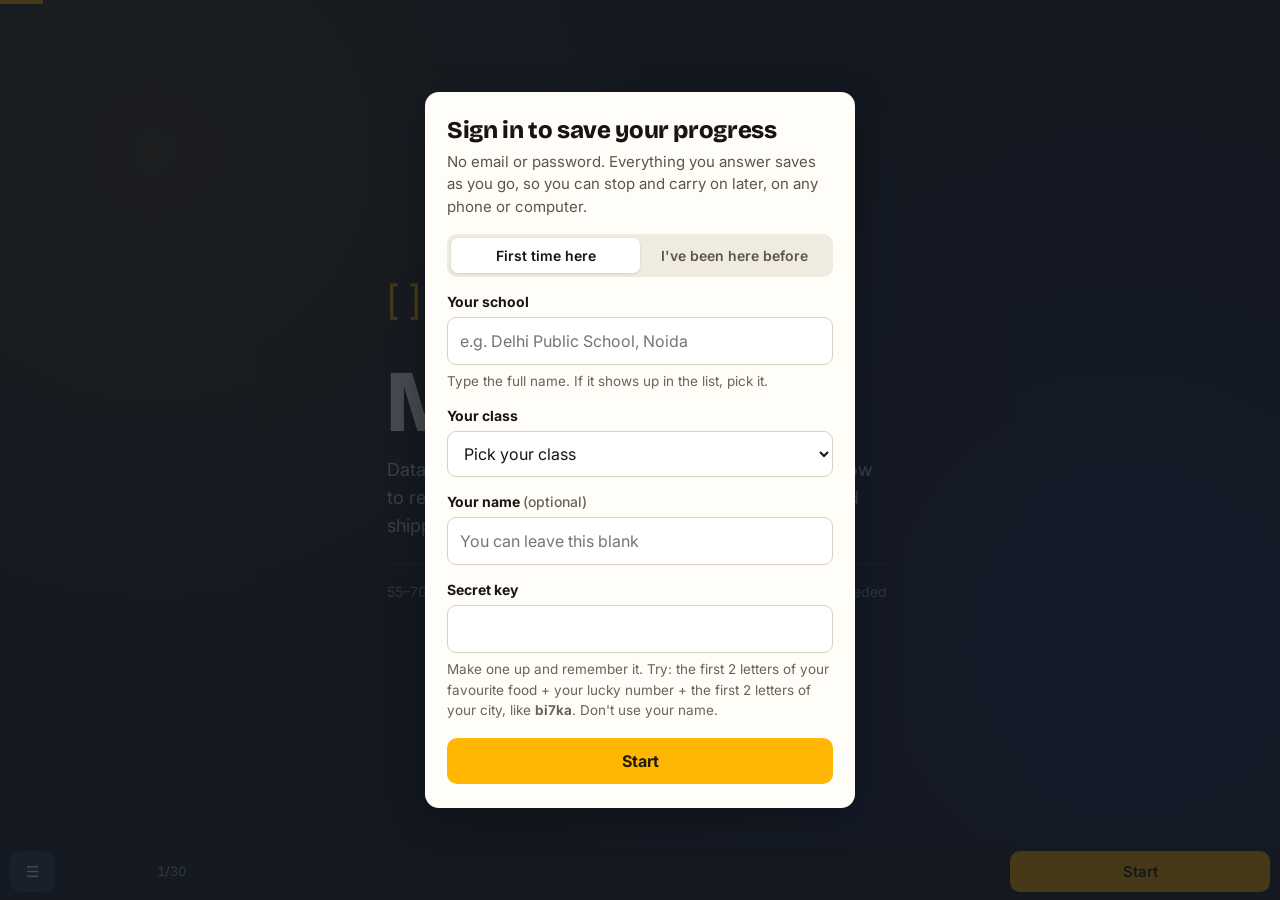
<file: courses/make-it-run-data-code (1).html>
<!DOCTYPE html>
<html lang="en">
<head>
<meta charset="utf-8">
<meta name="viewport" content="width=device-width, initial-scale=1, viewport-fit=cover">
<title>Make It Run — Data and Code With AI</title>
<link rel="preconnect" href="https://fonts.googleapis.com">
<link rel="preconnect" href="https://fonts.gstatic.com" crossorigin>
<link href="https://fonts.googleapis.com/css2?family=Bricolage+Grotesque:opsz,wght@12..96,400;12..96,600;12..96,800&family=Inter:wght@400;500;600;700&family=Noto+Nastaliq+Urdu:wght@700&family=Noto+Sans+Devanagari:wght@700&display=swap" rel="stylesheet">
<style>
:root{
  --ink:#171412;
  --slate:#1B2430;
  --slate-2:#2A3849;
  --page:#FFFDF7;
  --rule:#E4DED2;
  --muted:#6B6357;
  --marigold:#FFB703;
  --marigold-deep:#E08A00;
  --chilli:#E23A2E;
  --peacock:#0F7B6C;
  --ultramarine:#2743C4;
  --lilac:#F2EEFF;
  --mint:#E8F5F1;
  --blush:#FDECEA;
  --amberbg:#FFF4DC;
  --shadow:0 1px 0 var(--rule);
  --disp:"Bricolage Grotesque","Trebuchet MS",sans-serif;
  --body:"Inter",system-ui,-apple-system,"Segoe UI",sans-serif;
  --pad:clamp(18px,4.5vw,56px);
}
*{box-sizing:border-box}
html,body{margin:0;padding:0;height:100%}
body{
  background:var(--slate);
  color:var(--ink);
  font-family:var(--body);
  font-size:17px;
  line-height:1.55;
  -webkit-font-smoothing:antialiased;
  overscroll-behavior:none;
}
@media (max-width:600px){body{font-size:16px}}

/* ---------- shell ---------- */
#rail{position:fixed;top:0;left:0;height:4px;width:0;background:var(--marigold);z-index:60;transition:width .35s cubic-bezier(.4,0,.2,1)}
#stage{height:100dvh;display:flex;flex-direction:column}
#deck{flex:1;overflow-y:auto;overflow-x:hidden;scroll-behavior:smooth;-webkit-overflow-scrolling:touch}
.slide{display:none;min-height:100%;padding:calc(var(--pad) + 6px) var(--pad) 40px;background:var(--page);
  background-image:linear-gradient(var(--rule) 1px,transparent 1px);background-size:100% 34px;background-position:0 -1px}
.slide.on{display:block;animation:in .28s ease-out}
.slide.cover.on,.slide.divider.on{display:flex;align-items:center}
@keyframes in{from{opacity:0;transform:translateY(6px)}to{opacity:1;transform:none}}
.wrap{max-width:760px;margin:0 auto}
.wide .wrap{max-width:960px}

/* ---------- nav bar ---------- */
#bar{display:flex;align-items:center;gap:10px;background:var(--slate);color:#fff;padding:8px max(10px,env(safe-area-inset-left)) calc(8px + env(safe-area-inset-bottom)) 10px;z-index:50}
#bar button{font-family:var(--body);font-size:15px;font-weight:600;border:0;border-radius:10px;padding:11px 16px;cursor:pointer}
#prev{background:#33415A;color:#fff}
#next{background:var(--marigold);color:#231B08;flex:1;max-width:260px;margin-left:auto}
#next:disabled{opacity:.4;cursor:not-allowed}
#menuBtn{background:#33415A;color:#fff;padding:11px 13px}
#pos{font-size:13px;color:#9FB0C6;font-variant-numeric:tabular-nums;min-width:54px;text-align:center}
#modLabel{font-size:13px;color:#9FB0C6;max-width:30%;overflow:hidden;text-overflow:ellipsis;white-space:nowrap}
@media (max-width:520px){#modLabel{display:none}}

/* ---------- contents overlay ---------- */
#toc{position:fixed;inset:0;background:rgba(12,17,24,.96);color:#fff;z-index:70;display:none;overflow-y:auto;padding:24px}
#toc.on{display:block}
#toc h2{font-family:var(--disp);font-size:26px;margin:0 0 4px}
#toc p{color:#9FB0C6;margin:0 0 20px;font-size:14px}
.tocItem{display:block;width:100%;text-align:left;background:none;border:0;border-bottom:1px solid #33415A;color:#fff;padding:13px 2px;font-size:16px;font-family:var(--body);cursor:pointer}
.tocItem span{color:#8FA3BC;font-size:13px;display:block}
.tocItem:hover{color:var(--marigold)}
#tocClose{margin-top:22px;background:var(--marigold);color:#231B08;border:0;border-radius:10px;padding:12px 18px;font-weight:700;font-family:var(--body);font-size:15px;cursor:pointer}

/* ---------- typography ---------- */
h1{font-family:var(--disp);font-weight:800;font-size:clamp(32px,6.4vw,54px);line-height:1.02;letter-spacing:-.02em;margin:0 0 14px}
h2{font-family:var(--disp);font-weight:800;font-size:clamp(25px,4.6vw,38px);line-height:1.08;letter-spacing:-.015em;margin:0 0 12px}
h3{font-family:var(--disp);font-weight:700;font-size:20px;line-height:1.2;margin:24px 0 8px}
p{margin:0 0 14px;max-width:66ch}
.lead{font-size:clamp(17px,2.3vw,20px);color:#3C352C;max-width:60ch}
.tag{display:inline-block;border-left:4px solid var(--marigold);padding:1px 0 1px 9px;font-size:13px;font-weight:600;color:var(--muted);margin-bottom:14px}
.mins{color:var(--muted);font-size:13px;font-weight:500}
strong{font-weight:700}
.small{font-size:14px;color:var(--muted)}
ul,ol{margin:0 0 16px;padding-left:22px;max-width:64ch}
li{margin-bottom:8px}
a{color:var(--ultramarine)}

/* ---------- dividers ---------- */
.divider{background:var(--slate);background-image:none;color:#fff}
.divider .wrap{width:100%}
.divider h1{color:#fff}
.divider .num{font-family:var(--disp);font-weight:800;font-size:clamp(60px,17vw,150px);line-height:.82;color:var(--marigold);letter-spacing:-.04em;margin-bottom:6px}
.divider p{color:#B9C6D6;font-size:18px;max-width:52ch}
.divider .kit{margin-top:26px;border-top:1px solid #3A4A5E;padding-top:16px;color:#8FA3BC;font-size:14px}

/* ---------- cards & panels ---------- */
.panel{background:#fff;border:1px solid var(--rule);border-radius:4px;padding:20px;margin:0 0 18px;box-shadow:0 2px 0 var(--rule)}
.panel.tight{padding:15px}
.grid{display:grid;gap:12px;margin-bottom:18px}
@media (min-width:680px){.g2{grid-template-columns:1fr 1fr}.g3{grid-template-columns:repeat(3,1fr)}}
.mini{background:#fff;border:1px solid var(--rule);border-radius:4px;padding:15px}
.mini h4{margin:0 0 6px;font-family:var(--disp);font-size:17px;font-weight:700}
.mini p{font-size:15px;margin:0;color:#4A4238}

/* chat bubbles */
.chat{background:#fff;border:1px solid var(--rule);border-radius:4px;padding:14px;margin-bottom:14px}
.bub{border-radius:12px;padding:10px 13px;margin-bottom:8px;font-size:15px;line-height:1.45;max-width:92%}
.you{background:var(--lilac);border:1px solid #DCD4FA}
.ai{background:#F4F2EE;border:1px solid var(--rule);margin-left:auto}
.bub b{display:block;font-size:11px;letter-spacing:.04em;color:var(--muted);margin-bottom:3px;font-weight:700}

/* prompt boxes */
.prompt{background:var(--slate);color:#EAF0F7;border-radius:6px;padding:14px 15px;font-size:15px;line-height:1.5;white-space:pre-wrap;position:relative;margin-bottom:12px}
.prompt.weak{background:#F4EEEA;color:#5A483E;border:1px dashed #D9C6BA}
.copy{position:absolute;top:8px;right:8px;background:#3B4A60;color:#fff;border:0;border-radius:6px;font-size:12px;font-weight:600;padding:6px 9px;cursor:pointer;font-family:var(--body)}
.prompt.weak .copy{background:#C9B6A8;color:#3A2E26}
.copy.done{background:var(--peacock);color:#fff}

/* callouts */
.note{border-left:4px solid var(--ultramarine);background:#F2F4FF;padding:13px 15px;border-radius:0 4px 4px 0;margin-bottom:18px;font-size:15px}
.note.warn{border-color:var(--chilli);background:var(--blush)}
.note.good{border-color:var(--peacock);background:var(--mint)}
.note p:last-child{margin-bottom:0}
.note h4{margin:0 0 5px;font-family:var(--disp);font-size:16px}

/* ---------- activity ---------- */
.act{border:2px solid var(--ink);border-radius:4px;background:#fff;padding:0;margin:0 0 20px;overflow:hidden}
.act>header{background:var(--ink);color:#fff;padding:11px 16px;display:flex;align-items:center;gap:10px;flex-wrap:wrap}
.act>header h3{margin:0;color:#fff;font-size:17px;flex:1}
.act>header .mins{color:var(--marigold);font-weight:600}
.actbody{padding:18px 16px}
.qcard{border-bottom:1px solid var(--rule);padding-bottom:16px;margin-bottom:16px}
.qcard:last-child{border-bottom:0;margin-bottom:0;padding-bottom:0}
.qcard .qt{font-weight:600;margin-bottom:10px;display:block}
.opts{display:flex;flex-direction:column;gap:8px}
.opts.row{flex-direction:row;flex-wrap:wrap}
.opt{text-align:left;font-family:var(--body);font-size:15px;background:#fff;border:1.5px solid var(--rule);border-radius:4px;padding:11px 13px;cursor:pointer;transition:border-color .15s,background .15s;color:var(--ink)}
.opts.row .opt{flex:1;min-width:104px;text-align:center;font-weight:600}
.opt:hover{border-color:var(--ink)}
.opt:focus-visible{outline:3px solid var(--ultramarine);outline-offset:2px}
.opt.picked{border-width:2px;background:var(--slate);border-color:var(--slate);color:#fff}
.opt.right{background:var(--mint);border-color:var(--peacock)}
.opt.wrong{background:var(--blush);border-color:var(--chilli)}
.opt[disabled]{cursor:default}
.opt.dim{opacity:.5}
.fb{margin-top:10px;font-size:14.5px;line-height:1.5;padding:11px 13px;border-radius:4px;display:none}
.fb.on{display:block}
.fb.ok{background:var(--mint);border-left:4px solid var(--peacock)}
.fb.no{background:var(--blush);border-left:4px solid var(--chilli)}
.fb b{display:block;margin-bottom:3px}

/* traffic pills */
.opt.green{border-color:#9CCFC4}.opt.green.picked{background:var(--mint)}
.opt.amber{border-color:#E8C97A}.opt.amber.picked{background:var(--amberbg)}
.opt.red{border-color:#EFA9A3}.opt.red.picked{background:var(--blush)}

/* ---------- ROTI builder ---------- */
.roti{display:grid;gap:9px;margin-bottom:16px}
.layer{display:grid;grid-template-columns:44px 1fr;align-items:stretch;border-radius:14px;overflow:hidden;border:1.5px solid var(--rule)}
.layer .lk{display:flex;align-items:center;justify-content:center;font-family:var(--disp);font-weight:800;font-size:21px;color:#231B08}
.layer textarea{border:0;padding:11px 12px;font-family:var(--body);font-size:15px;resize:vertical;min-height:62px;background:#fff;color:var(--ink);line-height:1.45}
.layer textarea:focus{outline:2px solid var(--ultramarine);outline-offset:-2px}
.layer:nth-child(1) .lk{background:#FFD66B}
.layer:nth-child(2) .lk{background:#FFB703}
.layer:nth-child(3) .lk{background:#F08C2E}
.layer:nth-child(4) .lk{background:#E06C3A}
.meter{height:9px;background:var(--rule);border-radius:99px;overflow:hidden;margin:6px 0 6px}
.meter i{display:block;height:100%;width:0;background:var(--chilli);transition:width .3s,background .3s}
.mrow{display:flex;justify-content:space-between;align-items:center;font-size:13.5px;color:var(--muted);margin-bottom:12px}
.mrow b{color:var(--ink)}

/* hallucination hunt */
.doc{background:#fff;border:1px solid var(--rule);border-radius:4px;padding:16px;line-height:1.95;font-size:15.5px;margin-bottom:14px;counter-reset:sus}
.sus::before{counter-increment:sus;content:counter(sus);font-size:11px;font-weight:700;color:#7A7062;background:#F0EBE0;border-radius:4px;padding:2px 6px;margin-right:5px;vertical-align:1px}
.sus.hit::before{background:var(--chilli);color:#fff}.sus.shown::before{background:var(--marigold-deep);color:#fff}.sus.miss::before{background:var(--peacock);color:#fff}
.sus{border-bottom:2px dotted #B9AF9E;cursor:pointer;padding:1px 2px;border-radius:3px}
.sus:hover{background:#FFF7E0}
.sus.hit{background:#FFD9D5;border-bottom:2px solid var(--chilli)}
.sus.miss{background:#E6EFEA;border-bottom:2px solid var(--peacock)}
.sus.shown{background:#FFE9A8;border-bottom:2px solid var(--marigold-deep)}
.huntfb{font-size:14.5px}
.huntfb div{padding:9px 12px;border-radius:4px;margin-bottom:7px;background:#F7F4EE;border-left:4px solid var(--rule)}
.huntfb div.bad{background:var(--blush);border-color:var(--chilli)}
.huntfb div.fine{background:var(--mint);border-color:var(--peacock)}

/* inputs */
input[type=text],textarea,select{font-family:var(--body);font-size:15.5px;width:100%;border:1.5px solid var(--rule);border-radius:4px;padding:10px 12px;background:#fff;color:var(--ink)}
input[type=text]:focus,textarea:focus,select:focus{outline:2px solid var(--ultramarine);outline-offset:-1px;border-color:var(--ultramarine)}
textarea{resize:vertical;line-height:1.5}
label.fl{display:block;font-weight:600;font-size:14.5px;margin:14px 0 5px}
label.fl span{font-weight:400;color:var(--muted)}
.btn{font-family:var(--body);font-size:15px;font-weight:600;border:0;border-radius:8px;padding:11px 17px;cursor:pointer;background:var(--ink);color:#fff}
.btn.alt{background:var(--marigold);color:#231B08}
.btn.ghost{background:#fff;color:var(--ink);border:1.5px solid var(--ink)}
.btn:focus-visible{outline:3px solid var(--ultramarine);outline-offset:2px}
.btnrow{display:flex;gap:9px;flex-wrap:wrap;margin-bottom:12px}
.chips{display:flex;gap:7px;flex-wrap:wrap;margin-bottom:10px}
.chip{background:#F3EFE6;border:1px solid var(--rule);border-radius:99px;padding:7px 12px;font-size:13.5px;cursor:pointer;font-family:var(--body);color:#4A4238}
.chip:hover{background:var(--amberbg);border-color:var(--marigold)}

/* M&E block */
.me{border:2px dashed var(--slate-2);border-radius:4px;background:#FBFAF6;padding:16px;margin:22px 0 6px}
.me>h3{margin:0 0 3px;font-size:18px}
.me .sub{font-size:13.5px;color:var(--muted);margin-bottom:14px}
.likert{display:flex;gap:6px;margin-top:7px}
.likert button{flex:1;font-family:var(--body);font-weight:600;font-size:15px;border:1.5px solid var(--rule);background:#fff;border-radius:4px;padding:10px 0;cursor:pointer;color:var(--ink)}
.likert button.on{background:var(--slate);color:#fff;border-color:var(--slate)}
.lends{display:flex;justify-content:space-between;font-size:12px;color:var(--muted);margin-top:4px}
.meq{margin-bottom:16px}
.meq>span.qt{display:block;font-weight:600;font-size:15px;margin-bottom:2px}
.saved{font-size:13.5px;color:var(--peacock);font-weight:600;display:none}
.saved.on{display:block}

/* timer */
.timer{display:inline-flex;align-items:center;gap:9px;background:var(--slate);color:#fff;border-radius:99px;padding:6px 8px 6px 15px;font-variant-numeric:tabular-nums;font-weight:700;font-size:17px;margin-bottom:14px}
.timer button{background:var(--marigold);color:#231B08;border:0;border-radius:99px;font-family:var(--body);font-weight:700;font-size:13px;padding:7px 12px;cursor:pointer}
.timer.done{background:var(--chilli)}

/* score stamp */
.stamp{display:none;border:3px solid var(--peacock);color:var(--peacock);font-family:var(--disp);font-weight:800;font-size:18px;padding:8px 14px;border-radius:6px;transform:rotate(-3deg);margin:12px 0}
.stamp.on{display:inline-block;animation:pop .3s ease-out}
@keyframes pop{from{transform:rotate(-3deg) scale(.8);opacity:0}to{transform:rotate(-3deg) scale(1);opacity:1}}

/* cover */
.cover{background:var(--slate);background-image:radial-gradient(circle at 12% 18%,rgba(255,183,3,.16),transparent 42%),radial-gradient(circle at 88% 76%,rgba(39,67,196,.22),transparent 46%);color:#fff}
.cover h1{font-size:clamp(42px,10vw,88px);color:#fff;margin-bottom:8px}
.scripts{font-size:clamp(24px,6vw,40px);color:var(--marigold);margin-bottom:20px;line-height:1.9}
.scripts .ur{font-family:"Noto Nastaliq Urdu",serif}
.scripts .dv{font-family:"Noto Sans Devanagari",serif}
.cover p{color:#C6D2E0;font-size:18px;max-width:46ch}
.cover .meta{margin-top:24px;display:flex;gap:20px;flex-wrap:wrap;color:#8FA3BC;font-size:14px;border-top:1px solid #3A4A5E;padding-top:16px}

table{width:100%;border-collapse:collapse;font-size:14.5px;margin-bottom:16px;background:#fff}
th,td{border:1px solid var(--rule);padding:9px 11px;text-align:left;vertical-align:top}
th{background:#F3EFE6;font-weight:700}

.hide{display:none}
@media (prefers-reduced-motion:reduce){*{animation:none!important;transition:none!important;scroll-behavior:auto!important}}

/* predict-then-check */
.predict{border:1.5px solid var(--rule);border-radius:4px;padding:15px;margin-bottom:16px;background:#FCFAF5}
.predict>.qt{display:block;font-weight:600;margin-bottom:10px}
.predict .conf{margin-top:12px}
.predict .conf>span{font-size:14px;color:var(--muted);display:block;margin-bottom:5px}
.predict .likert button{padding:8px 0;font-size:14px}
.predict .revealbox{display:none;margin-top:12px;padding:12px 14px;border-radius:4px;background:#fff;border-left:4px solid var(--ultramarine);font-size:15px;line-height:1.5}
.predict .revealbox.on{display:block}
.predict .revealbox b{display:block;margin-bottom:4px}
.predict .lock{opacity:.55;pointer-events:none}
.cal{font-size:13.5px;font-weight:600;margin-top:9px;display:none}
.cal.on{display:block}
.cal.good{color:var(--peacock)}.cal.over{color:var(--chilli)}.cal.under{color:var(--marigold-deep)}
.codebox{background:#14202B;color:#DCE7F2;border-radius:6px;padding:14px 15px;font-family:ui-monospace,Menlo,Consolas,monospace;font-size:14px;line-height:1.6;white-space:pre;overflow-x:auto;margin-bottom:12px}
.codebox .cm{color:#7F98AE}
.codebox .kw{color:#FFB703}
.codebox .st{color:#8FD3A8}
.dataTable{font-size:14px}
.dataTable td:first-child{font-weight:600}
figure{margin:0 0 16px}
figure svg{max-width:100%;height:auto;display:block;background:#fff;border:1px solid var(--rule);border-radius:4px}
figcaption{font-size:13.5px;color:var(--muted);margin-top:6px}

.doc.steps{line-height:1.6}
.doc.steps .sus{display:block;margin:0 0 8px;padding:7px 9px;border:1px solid transparent;border-bottom:1px dotted #B9AF9E;border-radius:4px}
.doc.steps .sus:last-child{margin-bottom:0}
.doc.steps .sus.hit{border-color:var(--chilli)}
.doc.steps .sus.shown{border-color:var(--marigold-deep)}
.doc.steps .sus.miss{border-color:var(--peacock)}
.est{display:flex;gap:8px;align-items:center;margin-bottom:4px}
.est input{max-width:190px}
.est span{font-size:14px;color:var(--muted)}
#sawaal-status{font-size:11px;line-height:1.3;color:#9FB0C6;max-width:26%;overflow:hidden;text-overflow:ellipsis;white-space:nowrap}
#sawaal-status[data-state="saved"]{color:#7FD8C5}#sawaal-status[data-state="offline"],#sawaal-status[data-state="error"]{color:var(--marigold)}
#sawaal-account{background:#1F2B3B;border-radius:12px;padding:14px 16px;margin:0 0 22px;color:#fff}
@media (max-width:600px){#sawaal-status{display:none}}
.meq.needs-answer,.qcard.needs-answer,.predict.needs-answer,.actbody.needs-answer{outline:2px solid var(--chilli);outline-offset:5px;border-radius:4px;animation:shake .3s}
@keyframes shake{0%,100%{transform:translateX(0)}25%{transform:translateX(-4px)}75%{transform:translateX(4px)}}
#next.warn{background:var(--chilli);color:#fff}
</style>
<script src="../config.js"></script>
<script src="../sawaal.js"></script>
</head>
<body>
<div id="rail"></div>
<div id="stage">
  <main id="deck"></main>
  <nav id="bar">
    <button id="menuBtn" aria-label="Open contents">☰</button>
    <button id="prev">Back</button>
    <span id="pos">1/1</span>
    <span id="sawaal-status" aria-live="polite"></span>
    <span id="modLabel"></span>
    <button id="next">Start</button>
  </nav>
</div>
<div id="toc" role="dialog" aria-label="Course contents">
  <div id="sawaal-account"></div>
  <h2>Course contents</h2>
  <p>Jump to any part. Your answers are kept as you go.</p>
  <div id="tocList"></div>
  <button id="tocClose">Close contents</button>
</div>
<template id="slides">
<section class="slide cover">
  <div class="wrap">
    <div class="scripts">[ ] &nbsp; { } &nbsp; &lt; &gt;</div>
    <h1>Make It Run</h1>
    <p>Data and code with an AI that writes both in seconds. How to read what it gave you, check what it claims, and avoid shipping something you don't understand.</p>
    <div class="meta"><span>55–70 minutes</span><span>Ages 12–16</span><span>6 activities</span><span>No coding experience needed</span></div>
  </div>
</section>

<section class="slide" data-mod="Getting started">
  <div class="wrap">
    <span class="tag">Before we start</span>
    <h2>How this works</h2>
    <div class="grid g2">
      <div class="mini"><h4>You don't need to code</h4><p>Every piece of code here is four lines or fewer, and we explain what each line does. If you already code, there's plenty to argue with.</p></div>
      <div class="mini"><h4>Predict before you run</h4><p>You'll be asked what code will do before you're told. That habit is the whole of Module 3.</p></div>
      <div class="mini"><h4>Keep a chatbot open</h4><p>You'll test its data claims and its code in a second tab.</p></div>
      <div class="mini"><h4>Your answers stay here</h4><p id="saveNote">On this device, until you export them at the end.</p></div>
    </div>
    <div class="panel">
      <h3 style="margin-top:0" id="pidTitle">Make your code name</h3>
      <p class="small" id="pidHint">Not your real name. First two letters of a food you like, your lucky number, first two letters of your town. Example: <b>ma4li</b></p>
      <label class="fl" for="pid">Your code name</label>
      <input type="text" id="pid" maxlength="16" placeholder="e.g. ma4li" autocomplete="off">
      <p id="pidSigned" class="hide" style="font-size:22px;font-weight:700;font-family:var(--disp);margin:6px 0 0"></p>
    </div>
  </div>
</section>

<section class="slide" data-mod="Getting started">
  <div class="wrap"><span class="tag">Getting started</span><h2>Where are you starting from?</h2>
  <p class="lead">No right answers. We ask the same things at the end.</p><div class="me" data-me="base"></div></div>
</section>

<section class="slide divider" data-mod="Module 1">
  <div class="wrap"><div class="num">1</div><h1>What data can and can't say</h1>
    <p>A table of numbers answers some questions perfectly and others not at all. Knowing which is which is most of the skill.</p>
    <div class="kit">11 minutes — 1 activity</div></div>
</section>

<section class="slide" data-mod="Module 1 — Reading data">
  <div class="wrap">
    <span class="tag">The idea</span>
    <h2>Every dataset is somebody's answers to somebody's questions</h2>
    <p class="lead">It isn't "the truth about the world". It's what got measured, by whom, when, and from how many people. Change any of those and the numbers change.</p>
    <div class="panel tight">
      <p class="small" style="margin:0"><b>The school canteen recorded this last Tuesday:</b></p>
      <table class="dataTable" style="margin-top:10px;margin-bottom:0">
        <tr><th>Item</th><th>Sold</th><th>Price</th><th>Time of peak sales</th></tr>
        <tr><td>Samosa</td><td>142</td><td>30</td><td>11:00</td></tr>
        <tr><td>Sandwich</td><td>68</td><td>60</td><td>13:00</td></tr>
        <tr><td>Juice</td><td>95</td><td>40</td><td>13:00</td></tr>
        <tr><td>Fruit</td><td>21</td><td>25</td><td>11:00</td></tr>
      </table>
    </div>
    <div class="grid g2">
      <div class="mini" style="border-left:6px solid var(--peacock)"><h4>It can answer</h4><p>What sold most. What earned most. Which items peak at the same time. What the total takings were.</p></div>
      <div class="mini" style="border-left:6px solid var(--chilli)"><h4>It cannot answer</h4><p>What students <i>want</i>. What sells on Fridays. Why fruit sells badly. Whether prices are fair. Anything about a different week.</p></div>
    </div>
    <div class="note warn" style="margin-bottom:0">
      <h4>The trap</h4>
      <p>Ask a chatbot "why does fruit sell badly here?" and it will give you a confident, well-written answer. It has no idea. It is guessing from data about other schools in other countries, and it will not tell you that unless you ask.</p>
    </div>
  </div>
</section>

<section class="slide wide" data-mod="Module 1 — Reading data">
  <div class="wrap">
    <div class="act" data-act="canask">
      <header><h3>Activity 1 — Can this table answer that?</h3><span class="mins">7 min</span></header>
      <div class="actbody">
        <p class="small" style="margin-bottom:16px">Using only the canteen table on the last screen.</p>
        <div class="qcard" data-q="c1">
          <span class="qt">1. "Which item made the most money?"</span>
          <div class="opts">
            <button class="opt" data-v="yes" data-correct="1" data-fb="Yes. Sold × price for each row. Samosas make 4,260 and juice makes 3,800 — so samosas win on both count and takings. Everything needed is in the table.">Yes — multiply sold by price</button>
            <button class="opt" data-v="no" data-fb="Look again. You have quantity and price, which is everything you need.">No — we don't know the costs</button>
            <button class="opt" data-v="maybe" data-fb="Profit would need costs. Money taken does not.">Only if we know the profit</button>
          </div><div class="fb"></div>
        </div>
        <div class="qcard" data-q="c2">
          <span class="qt">2. "Should the canteen stop selling fruit?"</span>
          <div class="opts">
            <button class="opt" data-v="yes" data-fb="21 sales is the lowest, but the table doesn't tell you whether that's a failure or whether 21 students rely on it.">Yes — it sells the least</button>
            <button class="opt" data-v="no" data-correct="1" data-fb="Right. This is a decision, not a fact. The data is one input. Whether the school wants to offer fruit at all is a value judgement no table can make for you — and this is exactly the kind of question people wrongly hand to an AI.">No — that's a decision, not something data can answer</button>
            <button class="opt" data-v="more" data-fb="More data would help the decision, but it still wouldn't make it. Someone has to decide what the canteen is for.">Only with a month of data</button>
          </div><div class="fb"></div>
        </div>
        <div class="qcard" data-q="c3">
          <span class="qt">3. "Students prefer savoury food over sweet food."</span>
          <div class="opts">
            <button class="opt" data-v="supported" data-fb="Samosas outsold fruit, but sales are not preferences — they reflect price, queue length, what ran out, and what students could afford.">Supported by the data</button>
            <button class="opt" data-v="not" data-correct="1" data-fb="Yes. The table measures what was bought on one Tuesday, not what anyone prefers. To measure preference you would have to ask people, which is a completely different kind of data.">Not supported — this measures sales, not preference</button>
            <button class="opt" data-v="partly" data-fb="It isn't partly supported. 'Preference' was never measured at all, so the data has nothing to say either way.">Partly supported</button>
          </div><div class="fb"></div>
        </div>
        <div class="stamp" data-stamp></div>
        <div class="note good" style="margin-top:16px;margin-bottom:0">
          <h4>The question to keep</h4>
          <p>Before using any number, ask: <b>what exactly was measured, and on whom?</b> Most bad conclusions come from answering a question the data never asked.</p>
        </div>
      </div>
    </div>
  </div>
</section>

<section class="slide" data-mod="Module 1 — Reading data">
  <div class="wrap"><span class="tag">Module 1 check-in</span><h2>Quick check-in</h2><div class="me" data-me="m1"></div></div>
</section>

<section class="slide divider" data-mod="Module 2">
  <div class="wrap"><div class="num">2</div><h1>The same numbers, two stories</h1>
    <p>Nobody has to lie to mislead you. They just have to choose where the axis starts.</p>
    <div class="kit">13 minutes — 1 activity</div></div>
</section>

<section class="slide wide" data-mod="Module 2 — Charts that mislead">
  <div class="wrap">
    <span class="tag">Look at these</span>
    <h2>Identical data. Different feeling.</h2>
    <div class="grid g2">
      <figure>
        <svg viewBox="0 0 320 200" role="img" aria-label="Bar chart of club members starting at zero, showing a small increase">
          <line x1="40" y1="170" x2="305" y2="170" stroke="#D9D2C5"></line>
          <line x1="40" y1="20" x2="40" y2="170" stroke="#D9D2C5"></line>
          <rect x="55" y="41" width="42" height="129" fill="#2743C4"></rect>
          <rect x="120" y="37" width="42" height="133" fill="#2743C4"></rect>
          <rect x="185" y="34" width="42" height="136" fill="#2743C4"></rect>
          <rect x="250" y="30" width="42" height="140" fill="#2743C4"></rect>
          <text x="76" y="185" text-anchor="middle" font-size="11" fill="#6B6357">2022</text>
          <text x="141" y="185" text-anchor="middle" font-size="11" fill="#6B6357">2023</text>
          <text x="206" y="185" text-anchor="middle" font-size="11" fill="#6B6357">2024</text>
          <text x="271" y="185" text-anchor="middle" font-size="11" fill="#6B6357">2025</text>
          <text x="34" y="174" text-anchor="end" font-size="10" fill="#6B6357">0</text>
          <text x="34" y="24" text-anchor="end" font-size="10" fill="#6B6357">140</text>
        </svg>
        <figcaption>Club members, axis starting at zero</figcaption>
      </figure>
      <figure>
        <svg viewBox="0 0 320 200" role="img" aria-label="Bar chart of the same club members data starting at 118, showing a dramatic increase">
          <line x1="40" y1="170" x2="305" y2="170" stroke="#D9D2C5"></line>
          <line x1="40" y1="20" x2="40" y2="170" stroke="#D9D2C5"></line>
          <rect x="55" y="150" width="42" height="20" fill="#E23A2E"></rect>
          <rect x="120" y="110" width="42" height="60" fill="#E23A2E"></rect>
          <rect x="185" y="80" width="42" height="90" fill="#E23A2E"></rect>
          <rect x="250" y="40" width="42" height="130" fill="#E23A2E"></rect>
          <text x="76" y="185" text-anchor="middle" font-size="11" fill="#6B6357">2022</text>
          <text x="141" y="185" text-anchor="middle" font-size="11" fill="#6B6357">2023</text>
          <text x="206" y="185" text-anchor="middle" font-size="11" fill="#6B6357">2024</text>
          <text x="271" y="185" text-anchor="middle" font-size="11" fill="#6B6357">2025</text>
          <text x="34" y="174" text-anchor="end" font-size="10" fill="#6B6357">118</text>
          <text x="34" y="24" text-anchor="end" font-size="10" fill="#6B6357">133</text>
        </svg>
        <figcaption>The same four numbers, axis starting at 118</figcaption>
      </figure>
    </div>
    <p>Both charts show 120, 124, 127 and 131 members. The first says "the club is stable". The second says "membership is exploding". Neither is a lie. Only one of them would get printed in a funding application.</p>
    <div class="note">
      <h4>Four things to check on any chart</h4>
      <p><b>Where does the axis start?</b> <b>What years were chosen, and what got left out?</b> <b>How many people is this based on?</b> <b>Does the chart claim a cause, or just show two lines moving together?</b></p>
    </div>
  </div>
</section>

<section class="slide wide" data-mod="Module 2 — Charts that mislead">
  <div class="wrap">
    <div class="act" data-act="claims">
      <header><h3>Activity 2 — Which claims survive?</h3><span class="mins">8 min</span></header>
      <div class="actbody">
        <p class="small">A student asked a chatbot to summarise a survey about homework and sleep. <b>Tap every claim that goes further than the data can support.</b> Four of the six are broken.</p>
        <div class="doc">
          <span class="sus" data-v="fine" data-note="Fine. It states what was measured, on whom, and how many. This is what a claim should look like — boring, specific, and checkable.">In a survey of 40 students at one school, those who reported more than two hours of homework also reported less sleep on average.</span>
          <span class="sus" data-v="bad" data-note="Two lines moving together is not a cause. Maybe homework cuts sleep. Maybe students who sleep badly work more slowly, so the same homework takes longer. Maybe both are caused by something else entirely, like part-time jobs or younger siblings.">This proves that homework causes students to lose sleep.</span>
          <span class="sus" data-v="bad" data-note="40 students at one school cannot speak for a country. Sample size and who is in it both matter — and this jump from one school to everywhere is the single most common error in student projects.">Therefore students across the country are losing sleep because of homework.</span>
          <span class="sus" data-v="soft" data-note="Worth flagging. Self-reported numbers are real data, but people round, forget and exaggerate — especially about sleep and screen time. Not wrong to use, but it should be named as a limitation.">Students estimated their own sleep hours from memory.</span>
          <span class="sus" data-v="bad" data-note="A dropped decimal, or an invented statistic. Watch for numbers that appear in a conclusion but never appeared in the data. If you cannot point to where a number came from, do not use it.">On average students lost 3.7 hours of sleep per night due to homework.</span>
          <span class="sus" data-v="bad" data-note="The survey measured hours, not wellbeing, and it measured nothing at all about what would happen if homework were reduced. This is a policy recommendation wearing the costume of a finding.">The school should reduce homework, which would improve student wellbeing.</span>
        </div>
        <div class="btnrow"><button class="btn alt" data-huntcheck>Show me the answers</button><button class="btn ghost" data-huntreset>Start over</button></div>
        <div class="stamp" data-stamp></div>
        <div class="huntfb" data-huntfb></div>
        <p class="small" style="margin-top:14px;margin-bottom:0">Every one of those sentences would look normal in a project. That's why this is worth practising.</p>
      </div>
    </div>
  </div>
</section>

<section class="slide" data-mod="Module 2 — Charts that mislead">
  <div class="wrap"><span class="tag">Module 2 check-in</span><h2>Quick check-in</h2><div class="me" data-me="m2"></div></div>
</section>

<section class="slide divider" data-mod="Module 3">
  <div class="wrap"><div class="num">3</div><h1>Never run what you can't read</h1>
    <p>AI writes code faster than you can read it. That gap is where every bad afternoon comes from.</p>
    <div class="kit">13 minutes — 1 activity</div></div>
</section>

<section class="slide" data-mod="Module 3 — Reading code">
  <div class="wrap">
    <span class="tag">The rule</span>
    <h2>Predict the output before you press run</h2>
    <p class="lead">It takes fifteen seconds and it changes everything. If your prediction is right, you understood the code. If it's wrong, you just found the exact thing you didn't understand — which is worth more than working code.</p>
    <div class="grid g2">
      <div class="mini"><h4>Why it matters more with AI</h4><p>Code that runs without an error can still be doing the wrong thing. Nothing will tell you. The program won't complain about deleting the wrong file.</p></div>
      <div class="mini"><h4>The honest test</h4><p>Can you say, line by line, what each line does? If not, you don't have working code — you have code that hasn't broken yet.</p></div>
    </div>
    <div class="note warn" style="margin-bottom:0">
      <h4>Three things AI code does that look fine</h4>
      <p>Uses a library that doesn't exist. Handles the normal case and crashes on an empty list. Solves a slightly different problem from the one you described — usually the more common version of it.</p>
    </div>
  </div>
</section>

<section class="slide wide" data-mod="Module 3 — Reading code">
  <div class="wrap">
    <div class="act" data-act="predictcode">
      <header><h3>Activity 3 — What will this print?</h3><span class="mins">9 min</span></header>
      <div class="actbody">
        <p class="small">Python. Read carefully, commit, then reveal. If you've never coded, the comments tell you what each line means.</p>

        <div class="predict" data-p="pc1">
          <span class="qt">1.</span>
          <div class="codebox"><span class="cm"># start a running total at zero</span>
total = 0
<span class="cm"># repeat for each number in the range</span>
<span class="kw">for</span> i <span class="kw">in</span> range(1, 5):
    total = total + i
print(total)</div>
          <div class="opts row">
            <button class="opt" data-v="10" data-correct="1">10</button>
            <button class="opt" data-v="15">15</button>
            <button class="opt" data-v="5">5</button>
            <button class="opt" data-v="4">4</button>
          </div>
          <button class="btn alt" data-reveal>Lock it in and show me</button>
          <div class="revealbox"><b>10.</b>range(1, 5) gives 1, 2, 3, 4 — it stops <i>before</i> 5. So 1+2+3+4 = 10. Almost everyone says 15 the first time. This one rule causes more beginner bugs than anything else in programming, and it is the kind of thing that runs perfectly while producing the wrong number.</div>
          <div class="cal"></div>
        </div>

        <div class="predict" data-p="pc2">
          <span class="qt">2.</span>
          <div class="codebox">price = <span class="st">"20"</span>
tax = 5
print(price + tax)</div>
          <div class="opts row">
            <button class="opt" data-v="25">25</button>
            <button class="opt" data-v="205">205</button>
            <button class="opt" data-v="error" data-correct="1">An error</button>
            <button class="opt" data-v="20">20</button>
          </div>
          <button class="btn alt" data-reveal>Lock it in and show me</button>
          <div class="revealbox"><b>An error.</b>The quote marks around "20" make it text, not a number, and Python refuses to add text to a number. This is the good kind of bug — it shouts. The dangerous version is when the types happen to work and you silently get the wrong answer.</div>
          <div class="cal"></div>
        </div>

        <div class="predict" data-p="pc3">
          <span class="qt">3.</span>
          <div class="codebox">scores = [4, 8, 15, 16]
print(scores[2])</div>
          <div class="opts row">
            <button class="opt" data-v="8">8</button>
            <button class="opt" data-v="15" data-correct="1">15</button>
            <button class="opt" data-v="16">16</button>
            <button class="opt" data-v="4">4</button>
          </div>
          <button class="btn alt" data-reveal>Lock it in and show me</button>
          <div class="revealbox"><b>15.</b>Counting starts at 0, so position 2 is the third item. If you picked 8 you counted like a human, which is entirely reasonable and entirely wrong here.</div>
          <div class="cal"></div>
        </div>

        <div class="note good" style="margin-bottom:0">
          <h4>The prompt that makes AI code readable</h4>
          <p>"Write this in the simplest way possible. Add a comment on every line saying what it does in plain English. Then ask me two questions to check I understood it before I run it."</p>
        </div>
      </div>
    </div>
  </div>
</section>

<section class="slide" data-mod="Module 3 — Reading code">
  <div class="wrap"><span class="tag">Module 3 check-in</span><h2>Quick check-in</h2><div class="me" data-me="m3"></div></div>
</section>

<section class="slide divider" data-mod="Module 4">
  <div class="wrap"><div class="num">4</div><h1>"It doesn't work"</h1>
    <p>The three least useful words in programming. Here's what to send instead.</p>
    <div class="kit">11 minutes — 1 activity</div></div>
</section>

<section class="slide" data-mod="Module 4 — Describing a bug">
  <div class="wrap">
    <span class="tag">The tool</span>
    <h2>Four parts of a bug report</h2>
    <p class="lead">This works on a chatbot, on a teacher, and on a forum full of strangers. It also solves the problem by itself surprisingly often.</p>
    <table>
      <tr><th style="width:26%">Part</th><th>What to write</th></tr>
      <tr><td><b>Expected</b></td><td>What you thought would happen. Be specific: "it should print three names".</td></tr>
      <tr><td><b>Actual</b></td><td>What happened instead. "It printed nothing" and "it printed one name" are different problems.</td></tr>
      <tr><td><b>Exact error</b></td><td>Copy and paste the whole error message. Not a description of it — the text itself, including the line number.</td></tr>
      <tr><td><b>Already tried</b></td><td>What you changed and what happened. Stops you getting the same three suggestions you already tested.</td></tr>
    </table>
    <div class="note">
      <h4>Why this fixes bugs on its own</h4>
      <p>Writing "I expected three names but got one" forces you to notice you don't actually know why three. Explaining a problem properly is a debugging technique, not just a politeness.</p>
    </div>
  </div>
</section>

<section class="slide wide" data-mod="Module 4 — Describing a bug">
  <div class="wrap">
    <div class="act" data-act="bugreport">
      <header><h3>Activity 4 — Write a real bug report</h3><span class="mins">7 min</span></header>
      <div class="actbody">
        <p class="small">Use a bug you actually hit recently — in code, in a spreadsheet formula, in a game mod, in anything. Or load an example and rewrite it in your own words.</p>
        <div class="chips" data-examples>
          <button class="chip" data-ex="loop">Example: a loop printing too much</button>
          <button class="chip" data-ex="sheet">Example: a spreadsheet formula</button>
          <button class="chip" data-ex="clear">Clear</button>
        </div>
        <script type="application/json" class="exdata">{
          "loop":[
            "I expected my program to print each of the 5 student names once, so 5 lines in total.",
            "Instead it printed all 5 names 5 times, so 25 lines, and the order is right each time.",
            "There is no error message at all. It runs and finishes normally. Here is the code: [paste it]",
            "I tried changing the range numbers and moving the print line left by four spaces, which made it print only the last name once."
          ],
          "sheet":[
            "I expected column D to show the average of the three test scores in columns A, B and C for each student.",
            "Instead every row in column D shows the same number, 62, even though the scores are different.",
            "The formula in D2 is =AVERAGE($A$2:$C$2) and there is no error shown, just the repeated value.",
            "I tried dragging the formula down again and retyping it in D3, which gave 62 as well."
          ],
          "clear":["","","",""]
        }</script>
        <div class="builder" data-id="bug_report" data-keywords="(expected|instead|error|tried|line)" data-q="Bug report written in Activity 4" data-done="All four parts filled. Read it back — does it already tell you where to look?">
          <div class="layer"><div class="lk">E</div><textarea data-part data-store="bug_expected" data-tip="what you expected to happen, specifically"></textarea></div>
          <div class="layer"><div class="lk">A</div><textarea data-part data-store="bug_actual" data-tip="what actually happened instead"></textarea></div>
          <div class="layer"><div class="lk">!</div><textarea data-part data-store="bug_error" data-tip="the exact error message, or say clearly that there wasn't one"></textarea></div>
          <div class="layer"><div class="lk">T</div><textarea data-part data-store="bug_tried" data-tip="what you already tried and what that changed"></textarea></div>
        </div>
        <div class="mrow"><span>Report strength</span><b data-label>Empty</b></div>
        <div class="meter"><i data-meter></i></div>
        <div class="prompt" data-out data-empty="Your bug report will appear here as you type."><button class="copy" data-copy>Copy</button></div>
        <p class="small" data-tipout></p>
        <label class="fl" for="bug_note">Did writing it out give you an idea about the cause before you asked anyone?</label>
        <textarea id="bug_note" rows="2" data-store="bug_insight"></textarea>
      </div>
    </div>
  </div>
</section>

<section class="slide" data-mod="Module 4 — Describing a bug">
  <div class="wrap"><span class="tag">Module 4 check-in</span><h2>Quick check-in</h2><div class="me" data-me="m4"></div></div>
</section>

<section class="slide divider" data-mod="Module 5">
  <div class="wrap"><div class="num">5</div><h1>Honest, safe, credited</h1>
    <p>Three ways this goes wrong that have nothing to do with whether the code runs.</p>
    <div class="kit">10 minutes — 1 activity</div></div>
</section>

<section class="slide" data-mod="Module 5 — Safe and honest">
  <div class="wrap">
    <span class="tag">Three risks</span>
    <h2>What to watch for</h2>
    <div class="grid g3">
      <div class="mini" style="border-top:5px solid var(--chilli)"><h4>Other people's data</h4><p>A class list, a survey with names, a screenshot of a group chat. Those belong to the people in them. Remove names and identifying details before anything gets pasted anywhere.</p></div>
      <div class="mini" style="border-top:5px solid var(--chilli)"><h4>Code that's wrong but runs</h4><p>AI code can leak information, delete more than intended, or quietly produce wrong numbers. Running it is a decision you are making, not the AI.</p></div>
      <div class="mini" style="border-top:5px solid var(--chilli)"><h4>Not saying you used it</h4><p>In most schools, using AI is allowed and hiding it is not. One line — "I used an AI assistant to help debug my loop" — protects you completely.</p></div>
    </div>
    <div class="note good">
      <h4>How to anonymise a dataset in one minute</h4>
      <p>Replace names with Student 1, Student 2. Delete anything that identifies one person — exact birthday, address, phone, photo. Round small numbers into bands. If only one person in your data is 17, "age 17" is a name.</p>
    </div>
    <p class="small">This last point catches people out constantly: you can identify someone without using their name, just by combining a few details.</p>
  </div>
</section>

<section class="slide wide" data-mod="Module 5 — Safe and honest">
  <div class="wrap">
    <div class="act" data-act="ethics">
      <header><h3>Activity 5 — Would you do it?</h3><span class="mins">7 min</span></header>
      <div class="actbody">
        <div class="qcard" data-q="e1">
          <span class="qt">1. For your data project you paste a spreadsheet of your class's test scores, with names, into a chatbot to find the average.</span>
          <div class="opts row">
            <button class="opt green" data-v="Green" data-fb="It's fast, but those scores belong to 30 people who didn't agree to this.">Green</button>
            <button class="opt amber" data-v="Amber" data-correct="1" data-fb="Right, and it's fixable in thirty seconds: delete the name column first. Then it's Green. Also worth noticing — a chatbot is a slow way to find an average that a spreadsheet does instantly.">Amber</button>
            <button class="opt red" data-v="Red" data-fb="Defensible, but the data itself is fine to analyse. It's the names that are the problem, and names are removable.">Red</button>
          </div><div class="fb"></div>
        </div>
        <div class="qcard" data-q="e2">
          <span class="qt">2. AI gives you a script that deletes duplicate files on your computer. You don't fully follow it, but it looks fine, so you run it.</span>
          <div class="opts row">
            <button class="opt green" data-v="Green" data-fb="Looks fine is not the same as is fine — and the thing being deleted here is your files.">Green</button>
            <button class="opt amber" data-v="Amber" data-fb="Anything that deletes is not amber. The cost of being wrong is permanent.">Amber</button>
            <button class="opt red" data-v="Red" data-correct="1" data-fb="Correct. Never run code that changes or deletes things unless you can explain every line. Ask it to print what it would delete first, without deleting anything. Then read the list.">Red</button>
          </div><div class="fb"></div>
        </div>
        <div class="qcard" data-q="e3">
          <span class="qt">3. You submit a data project, and in a footnote you write which parts AI helped with and how.</span>
          <div class="opts row">
            <button class="opt green" data-v="Green" data-correct="1" data-fb="Yes. This is what professionals do. It costs you nothing, it's usually required, and it protects you if anyone asks later.">Green</button>
            <button class="opt amber" data-v="Amber" data-fb="Declaring honestly is never the risky option. Not declaring is.">Amber</button>
            <button class="opt red" data-v="Red" data-fb="The opposite — hiding it would be the problem.">Red</button>
          </div><div class="fb"></div>
        </div>
        <div class="qcard" data-q="e4">
          <span class="qt">4. You ask AI to write the whole analysis and the conclusion for your project, then you check the numbers and they're right.</span>
          <div class="opts row">
            <button class="opt green" data-v="Green" data-fb="The numbers being right isn't the issue. The conclusion is the part you were being assessed on.">Green</button>
            <button class="opt amber" data-v="Amber" data-fb="Checking is good, but the thinking still happened somewhere else.">Amber</button>
            <button class="opt red" data-v="Red" data-correct="1" data-fb="Correct. Deciding what the data means is the actual work. Use AI to check your analysis, criticise your conclusion, or explain a method — not to reach the conclusion for you.">Red</button>
          </div><div class="fb"></div>
        </div>
        <div class="stamp" data-stamp></div>
      </div>
    </div>
  </div>
</section>

<section class="slide" data-mod="Module 5 — Safe and honest">
  <div class="wrap"><span class="tag">Module 5 check-in</span><h2>Quick check-in</h2><div class="me" data-me="m5"></div></div>
</section>

<section class="slide divider" data-mod="Capstone">
  <div class="wrap"><div class="num">6</div><h1>Your turn with real numbers</h1>
    <p>Ten students, three columns, one tempting conclusion. Find out whether it survives.</p>
    <div class="kit">15 minutes</div></div>
</section>

<section class="slide wide" data-mod="Capstone">
  <div class="wrap">
    <div class="act" data-act="cap">
      <header><h3>Capstone — A small investigation</h3><span class="mins">15 min</span></header>
      <div class="actbody">
        <div class="timer" data-mins="15"><span class="tv">15:00</span><button>Start</button></div>
        <p class="small">Ten students recorded their screen time in the hour before bed, their hours of sleep, and their score in the same test.</p>
        <table class="dataTable">
          <tr><th>Student</th><th>Screen (mins)</th><th>Sleep (hrs)</th><th>Score (%)</th></tr>
          <tr><td>1</td><td>10</td><td>8.5</td><td>78</td></tr>
          <tr><td>2</td><td>15</td><td>8.0</td><td>71</td></tr>
          <tr><td>3</td><td>20</td><td>7.5</td><td>84</td></tr>
          <tr><td>4</td><td>30</td><td>7.0</td><td>66</td></tr>
          <tr><td>5</td><td>35</td><td>7.5</td><td>90</td></tr>
          <tr><td>6</td><td>45</td><td>6.5</td><td>62</td></tr>
          <tr><td>7</td><td>60</td><td>6.0</td><td>58</td></tr>
          <tr><td>8</td><td>75</td><td>6.0</td><td>69</td></tr>
          <tr><td>9</td><td>90</td><td>5.5</td><td>55</td></tr>
          <tr><td>10</td><td>120</td><td>5.0</td><td>41</td></tr>
        </table>
        <label class="fl" for="d1">1. Before analysing: what do you expect to find, and what would make you wrong? Write it now.</label>
        <textarea id="d1" rows="2" data-store="cap_expect"></textarea>
        <label class="fl" for="d2">2. What pattern do you actually see? Describe it in one sentence, using numbers from the table.</label>
        <textarea id="d2" rows="2" data-store="cap_pattern"></textarea>
        <label class="fl" for="d3">3. Student 5 breaks the pattern. What could explain that, and does one exception destroy the pattern?</label>
        <textarea id="d3" rows="3" data-store="cap_outlier"></textarea>
        <label class="fl" for="d4">4. Name two things this data cannot tell you, no matter how you analyse it.</label>
        <textarea id="d4" rows="3" data-store="cap_limits"></textarea>
        <p class="small">Now send this:</p>
        <div class="prompt">Here is a small dataset from 10 students: [paste the table]

Here is my conclusion: [paste yours]

Do not write a better conclusion. Instead:
1. Name every claim in my conclusion that the data does not support.
2. Tell me which other explanation I have ignored.
3. Tell me what I would need to measure to actually test cause and effect.
4. Say honestly whether 10 students is enough to conclude anything.<button class="copy" data-copy>Copy</button></div>
        <label class="fl" for="d5">5. What did it catch that you missed — and did it claim anything the data doesn't support?</label>
        <textarea id="d5" rows="3" data-store="cap_ai_check"></textarea>
        <label class="fl" for="d6">6. Your final, honest conclusion — including what you cannot claim.</label>
        <textarea id="d6" rows="3" data-store="cap_final"></textarea>
      </div>
    </div>
  </div>
</section>

<section class="slide" data-mod="Capstone">
  <div class="wrap">
    <span class="tag">Mark yourself honestly</span>
    <h2>Did you conclude, or did you assume?</h2>
    <table>
      <tr><th style="width:34%">Signal</th><th>You did it properly if...</th></tr>
      <tr><td><b>You wrote your expectation</b></td><td>Before looking, so you can tell whether you found a pattern or confirmed a belief.</td></tr>
      <tr><td><b>You used numbers</b></td><td>Your sentence quotes actual values, not just "more" and "less".</td></tr>
      <tr><td><b>You kept the outlier</b></td><td>You explained student 5 instead of quietly ignoring them. Deleting inconvenient data is the oldest trick there is.</td></tr>
      <tr><td><b>You named a third factor</b></td><td>Sleep and screen time move together. Which one affects the score? Maybe neither — maybe both follow something else.</td></tr>
      <tr><td><b>You said "cannot"</b></td><td>Your conclusion states its own limits. Ten students at one school, one test, self-reported.</td></tr>
    </table>
    <div class="note good" style="margin-bottom:0"><h4>The strongest answer here</h4><p>"In these 10 students, less screen time before bed went with more sleep and generally higher scores, with one clear exception. This cannot show cause, the sample is far too small, and sleep and screen time cannot be separated from each other in this data." That's a better answer than any confident conclusion.</p></div>
  </div>
</section>

<section class="slide" data-mod="Capstone">
  <div class="wrap"><span class="tag">Capstone check-in</span><h2>Capstone reflection</h2><div class="me" data-me="m6"></div></div>
</section>

<section class="slide" data-mod="After the workshop">
  <div class="wrap"><span class="tag">Last set of questions</span><h2>Where did you land?</h2>
  <p class="lead">The first four are the same as at the start.</p><div class="me" data-me="post"></div></div>
</section>

<section class="slide" data-mod="After the workshop">
  <div class="wrap">
    <span class="tag">Finish up</span><h2>Hand in your answers</h2>
    <p class="lead" id="exportLead">Everything you typed is on this device and nowhere else. Save it out and give the file to your teacher.</p>
    <div class="panel">
      <h3 style="margin-top:0">What's in the file</h3>
      <p class="small" id="exportSummary">Loading...</p>
      <div class="btnrow">
        <button class="btn alt" id="dlCsv">Download as spreadsheet</button>
        <button class="btn ghost" id="dlJson">Download as data file</button>
        <button class="btn ghost" id="showRaw">Show it as text</button>
      </div>
      <textarea id="rawBox" class="hide" rows="8" readonly></textarea>
      <p class="small" id="exportNote" style="margin-bottom:0">If the download doesn't work, tap "Show it as text", select all, and paste it wherever your teacher asked.</p>
    </div>
  </div>
</section>

<section class="slide divider" data-mod="Done">
  <div class="wrap"><div class="num">✓</div><h1>Read it before you run it</h1>
    <p>Ask what was measured and on whom. Check where the axis starts. Predict the output first. Write the four-part bug report. Take the names out. And say what you used.</p>
    <div class="kit"><p style="color:#B9C6D6;margin-bottom:8px">The line worth remembering:</p>
    <p style="color:#fff;font-size:20px;font-family:var(--disp);font-weight:700;margin:0">Code that runs is not the same as code that's right.</p></div>
    <p id="doneSaved" class="hide" style="color:#B9C6D6;margin-top:22px">Your answers are saved. You can come back and reread them any time.</p>
    <a id="doneBack" class="hide" href="../index.html" style="display:inline-block;margin-top:10px;background:var(--marigold);color:#231B08;border-radius:10px;padding:12px 18px;font-weight:700;text-decoration:none">See all courses</a>
  </div>
</section>

</template>
<script>
(function(){
"use strict";
var COURSE="make-it-run-data-code";
var STATE={course:COURSE,pid:"",started:new Date().toISOString(),answers:{}};
var SCORES={};
var READY=false;      /* true once saved progress has been restored */
var RESTORING=false;  /* while true, re-applying old answers must not re-save them */
function rec(id,mod,q,a,correct){
  STATE.answers[id]={mod:mod||"",q:q||"",a:a,correct:(correct===undefined?"":correct),t:new Date().toISOString()};
  if(!RESTORING)Sawaal.record(id,mod,q,a,correct);
  updateExportSummary();
}
function modOf(el){var s=el.closest(".slide");return s&&s.dataset.mod?s.dataset.mod:"";}
function $(s,r){return (r||document).querySelector(s);}
function $$(s,r){return Array.prototype.slice.call((r||document).querySelectorAll(s));}

var L5=["Not at all","Completely"];
var BANKS={"base": {"title": "Six quick questions", "sub": "Tap 1 (not at all) to 5 (completely).", "items": [{"id": "b1", "type": "likert", "construct": "declarative", "q": "I can tell what a set of data can and cannot prove."}, {"id": "b2", "type": "likert", "construct": "monitoring", "q": "When I see a chart, I check how it was made before I believe it."}, {"id": "b3", "type": "likert", "construct": "procedural", "q": "If someone gave me code, I could explain what it does line by line."}, {"id": "b4", "type": "choice", "construct": "debugging", "q": "When code or a formula doesn't work, what do you usually do first?", "opts": ["Ask AI to fix it", "Read the error message carefully", "Change things until it works", "Start again", "Give up"]}, {"id": "b5", "type": "choice", "construct": "usage", "q": "How much coding have you done?", "opts": ["None", "A little at school", "Some projects of my own", "Quite a lot"]}, {"id": "b6", "type": "text", "construct": "goal", "q": "What would you like to be able to build or find out with data?"}]}, "m1": {"title": "Module 1", "sub": "About reading data.", "items": [{"id": "m1a", "type": "likert", "construct": "conditional", "q": "I can tell the difference between a question data can answer and a decision people have to make."}, {"id": "m1b", "type": "choice", "construct": "error-analysis", "q": "Which question was hardest to judge?", "opts": ["Which item made most money", "Should they stop selling fruit", "Do students prefer savoury food", "None were hard"]}, {"id": "m1c", "type": "text", "construct": "transfer", "q": "Write one claim you have seen where the data didn't actually measure the thing being claimed."}]}, "m2": {"title": "Module 2", "sub": "About charts and claims.", "items": [{"id": "m2a", "type": "likert", "construct": "monitoring", "q": "I can spot when a chart is technically true but misleading."}, {"id": "m2b", "type": "choice", "construct": "error-analysis", "q": "Which broken claim was hardest to catch?", "opts": ["This proves homework causes lost sleep", "Students across the country", "The invented 3.7 hours", "The school should reduce homework", "I caught them all"]}, {"id": "m2c", "type": "choice", "construct": "prior-behaviour", "q": "Before today, had you ever checked where a chart's axis started?", "opts": ["Never thought about it", "Sometimes", "Usually", "Always"]}, {"id": "m2d", "type": "text", "construct": "evaluation", "q": "Why is 'two things move together' not the same as 'one causes the other'?"}]}, "m3": {"title": "Module 3", "sub": "About reading code.", "items": [{"id": "m3a", "type": "choice", "construct": "calibration", "q": "How many outputs did you predict correctly?", "opts": ["All three", "Two", "One", "None"]}, {"id": "m3b", "type": "choice", "construct": "calibration", "q": "When you were wrong, how sure had you been?", "opts": ["Very sure", "Fairly sure", "Not sure", "I was right every time"]}, {"id": "m3c", "type": "likert", "construct": "conditional", "q": "I would now refuse to run code I cannot explain."}, {"id": "m3d", "type": "text", "construct": "evaluation", "q": "Which of the three surprised you, and why?"}]}, "m4": {"title": "Module 4", "sub": "About describing bugs.", "items": [{"id": "m4a", "type": "likert", "construct": "procedural", "q": "I can describe a problem so that someone else could help me without asking five questions first."}, {"id": "m4b", "type": "choice", "construct": "debugging", "q": "Which part of the bug report was hardest to write?", "opts": ["Expected", "Actual", "Exact error", "Already tried", "None were hard"]}, {"id": "m4c", "type": "choice", "construct": "debugging", "q": "Did writing it out give you an idea about the cause?", "opts": ["Yes, I solved it myself", "Yes, a partial idea", "No", "I did not try it on a real bug"]}, {"id": "m4d", "type": "text", "construct": "transfer", "q": "Where else, outside code, would this four-part method work?"}]}, "m5": {"title": "Module 5", "sub": "About safety and honesty.", "items": [{"id": "m5a", "type": "likert", "construct": "declarative", "q": "I know what to remove from a dataset before sharing it with any tool."}, {"id": "m5b", "type": "likert", "construct": "conditional", "q": "I know when AI-written code is too risky to run."}, {"id": "m5c", "type": "choice", "construct": "disagreement", "q": "Did you disagree with any of our four answers?", "opts": ["No, all fair", "Yes, one of them", "Yes, more than one"]}, {"id": "m5d", "type": "text", "construct": "reasoning", "q": "Why can someone be identified from data even with their name removed?"}]}, "m6": {"title": "Capstone", "sub": "About the ten-student dataset.", "items": [{"id": "m6a", "type": "choice", "construct": "integrity", "q": "Did you write your expectation before looking at the numbers properly?", "opts": ["Yes", "No", "I wrote it afterwards"]}, {"id": "m6b", "type": "choice", "construct": "evaluation", "q": "What did you do with student 5, the one who breaks the pattern?", "opts": ["Explained it in my conclusion", "Mentioned it briefly", "Ignored it", "Did not notice it"]}, {"id": "m6c", "type": "likert", "construct": "evaluation", "q": "I can state what my own conclusion cannot prove."}, {"id": "m6d", "type": "choice", "construct": "evaluation", "q": "Did the chatbot itself claim anything the data does not support?", "opts": ["Yes, and I caught it", "Yes, but I only noticed after", "No", "I could not tell"]}, {"id": "m6e", "type": "text", "construct": "evaluation", "q": "What third factor could explain both the sleep and the scores?"}]}, "post": {"title": "Final questions", "sub": "The first four are the same as at the start.", "items": [{"id": "p1", "type": "likert", "construct": "declarative", "q": "I can tell what a set of data can and cannot prove."}, {"id": "p2", "type": "likert", "construct": "monitoring", "q": "When I see a chart, I check how it was made before I believe it."}, {"id": "p3", "type": "likert", "construct": "procedural", "q": "If someone gave me code, I could explain what it does line by line."}, {"id": "p4", "type": "choice", "construct": "debugging", "q": "When code or a formula doesn't work, what will you do first now?", "opts": ["Ask AI to fix it", "Read the error message carefully", "Change things until it works", "Start again", "Give up"]}, {"id": "p5", "type": "likert", "construct": "intention", "q": "I will predict the output before running AI-written code."}, {"id": "p6", "type": "choice", "construct": "course-feedback", "q": "Which part was most useful?", "opts": ["Reading data", "Charts that mislead", "Predicting code output", "The bug report", "Safe and honest", "The capstone"]}, {"id": "p7", "type": "text", "construct": "course-feedback", "q": "What was confusing, boring or missing?"}, {"id": "p8", "type": "text", "construct": "intention", "q": "One thing you will always do before running code you didn't write."}]}};

/* ============ BUILD DECK ============ */
var deck=document.getElementById("deck");
var tpl=document.getElementById("slides");
deck.appendChild(tpl.content.cloneNode(true));
tpl.remove();
var slides=$$(".slide",deck);
var cur=0;

/* ============ M&E ============ */
slides.forEach(function(sl){
  var host=sl.querySelector(".me");if(!host)return;
  var bank=BANKS[host.dataset.me];if(!bank)return;
  var mod=sl.dataset.mod||"";
  var html='<h3>'+bank.title+'</h3><p class="sub">'+bank.sub+'</p>';
  bank.items.forEach(function(it){
    html+='<div class="meq" data-item="'+it.id+'"><span class="qt">'+it.q+'</span>';
    if(it.type==="likert"){
      html+='<div class="likert">';
      for(var n=1;n<=5;n++)html+='<button type="button" data-val="'+n+'">'+n+'</button>';
      html+='</div><div class="lends"><span>'+L5[0]+'</span><span>'+L5[1]+'</span></div>';
    }else if(it.type==="choice"){
      html+='<div class="opts" style="margin-top:7px">';
      it.opts.forEach(function(o){html+='<button type="button" class="opt" data-val="'+o.replace(/"/g,"&quot;")+'">'+o+'</button>';});
      html+='</div>';
    }else{
      html+='<textarea rows="3" style="margin-top:7px"></textarea>';
    }
    html+='</div>';
  });
  html+='<p class="saved">Saved. Your answers travel with you to the last screen.</p>';
  host.innerHTML=html;
  host.addEventListener("click",function(e){
    var b=e.target.closest("button[data-val]");if(!b)return;
    var box=b.closest(".meq"),id=box.dataset.item;
    var item=bank.items.filter(function(x){return x.id===id;})[0];
    $$("button[data-val]",box).forEach(function(o){o.classList.remove("on");o.classList.remove("picked");});
    b.classList.add(b.parentNode.classList.contains("likert")?"on":"picked");
    rec(id,mod,item.q,b.dataset.val);
    host.querySelector(".saved").classList.add("on");
  });
  host.addEventListener("input",function(e){
    if(e.target.tagName!=="TEXTAREA")return;
    var box=e.target.closest(".meq"),id=box.dataset.item;
    var item=bank.items.filter(function(x){return x.id===id;})[0];
    rec(id,mod,item.q,e.target.value);
    host.querySelector(".saved").classList.add("on");
  });
});

/* ============ NAV ============ */
var rail=$("#rail"),pos=$("#pos"),modLabel=$("#modLabel"),nextBtn=$("#next"),prevBtn=$("#prev");
function show(i){
  i=Math.max(0,Math.min(slides.length-1,i));
  slides[cur].classList.remove("on");
  cur=i;slides[cur].classList.add("on");
  deck.scrollTop=0;
  rail.style.width=((cur+1)/slides.length*100)+"%";
  pos.textContent=(cur+1)+"/"+slides.length;
  modLabel.textContent=slides[cur].dataset.mod||"";
  prevBtn.style.visibility=cur===0?"hidden":"visible";
  nextBtn.textContent=cur===0?"Start":(cur===slides.length-1?"Done":"Next");
  nextBtn.disabled=cur===slides.length-1;
  if(READY){Sawaal.setScreen(cur);if(cur===slides.length-1)Sawaal.complete();}
}
function findIncomplete(slide){
  var missing=[];
  $$(".meq",slide).forEach(function(box){
    if(box.querySelector("button[data-val]")){ // likert or choice — text-only meqs are optional
      var ans=STATE.answers[box.dataset.item];
      if(!ans||ans.a===undefined||ans.a===null||ans.a==="")missing.push(box);
    }
  });
  $$(".act .qcard[data-q]",slide).forEach(function(card){
    if(!card.dataset.done)missing.push(card);
  });
  $$(".predict",slide).forEach(function(p){
    if(!p.dataset.done)missing.push(p);
  });
  $$(".doc",slide).forEach(function(doc){
    if(!doc.dataset.done)missing.push(doc.closest(".actbody")||doc);
  });
  return missing;
}
function goNext(){
  var missing=findIncomplete(slides[cur]);
  if(missing.length){
    missing.forEach(function(el){
      el.classList.add("needs-answer");
      setTimeout(function(){el.classList.remove("needs-answer");},1600);
    });
    missing[0].scrollIntoView({behavior:"smooth",block:"center"});
    var old=nextBtn.textContent;
    nextBtn.textContent="Answer above first";
    nextBtn.classList.add("warn");
    setTimeout(function(){nextBtn.textContent=old;nextBtn.classList.remove("warn");},1600);
    return;
  }
  show(cur+1);
}
nextBtn.addEventListener("click",goNext);
prevBtn.addEventListener("click",function(){show(cur-1);});
document.addEventListener("keydown",function(e){
  var t=e.target.tagName;
  if(t==="TEXTAREA"||t==="INPUT"||t==="SELECT")return;
  if(e.key==="ArrowRight")goNext();
  if(e.key==="ArrowLeft")show(cur-1);
});
var tx=0,ty=0;
deck.addEventListener("touchstart",function(e){tx=e.changedTouches[0].clientX;ty=e.changedTouches[0].clientY;},{passive:true});
deck.addEventListener("touchend",function(e){
  var dx=e.changedTouches[0].clientX-tx,dy=e.changedTouches[0].clientY-ty;
  if(Math.abs(dx)>70&&Math.abs(dx)>Math.abs(dy)*1.8){dx<0?goNext():show(cur-1);}
},{passive:true});

var toc=$("#toc"),tocList=$("#tocList");
slides.forEach(function(sl,i){
  var a=sl.querySelector(".act>header h3"),h=sl.querySelector("h1,h2");
  var b=document.createElement("button");b.className="tocItem";
  b.innerHTML=(i+1)+". "+(a?a.textContent:(h?h.textContent:"Screen "+(i+1)))+"<span>"+(sl.dataset.mod||"")+"</span>";
  b.addEventListener("click",function(){toc.classList.remove("on");show(i);});
  tocList.appendChild(b);
});
$("#menuBtn").addEventListener("click",function(){toc.classList.add("on");});
$("#tocClose").addEventListener("click",function(){toc.classList.remove("on");});

var pid=$("#pid");
if(pid)pid.addEventListener("input",function(){
  STATE.pid=pid.value.trim();updateExportSummary();
  if(Sawaal.mode==="local")rec("code_name","Getting started","Code name",STATE.pid);
});

/* ============ CHOICE ACTIVITIES ============ */
function applyActivityAnswer(card,val,isRestore){
  var act=card.closest(".act").dataset.act;
  var opts=$$(".opt",card),opt=null;
  opts.forEach(function(o){if(o.dataset.v===val)opt=o;});
  if(!opt||card.dataset.done)return;
  card.dataset.done="1";
  var correct=opt.hasAttribute("data-correct");
  opts.forEach(function(o){
    o.disabled=true;
    if(o===opt)o.classList.add("picked",correct?"right":"wrong");
    else if(o.hasAttribute("data-correct"))o.classList.add("right");
    else o.classList.add("dim");
  });
  var fb=card.querySelector(".fb");
  fb.className="fb on "+(correct?"ok":"no");
  fb.innerHTML="<b>"+(correct?"Yes.":"Have another look.")+"</b>"+(opt.dataset.fb||"");
  if(!SCORES[act])SCORES[act]={right:0,total:0};
  SCORES[act].right+=correct?1:0;SCORES[act].total+=1;
  if(!isRestore)rec(act+"_"+card.dataset.q,modOf(opt),card.querySelector(".qt").textContent.slice(0,140),opt.dataset.v,correct?1:0);
  var body=card.closest(".actbody");
  if($$(".qcard[data-done]",body).length===$$(".qcard",body).length){
    var st=body.querySelector(".stamp[data-stamp]");
    if(st){
      var s=SCORES[act];
      st.textContent=s.right+" of "+s.total+" — "+(s.right===s.total?"clean sweep":(s.right>=s.total*0.6?"solid":"worth a second read"));
      st.classList.add("on");
      if(s.right<s.total*0.6)st.style.borderColor=st.style.color="#E23A2E";
      if(!isRestore)rec(act+"_score","Activity score","Score on "+act,s.right+"/"+s.total,s.right);
    }
  }
}
function restoreActivitiesUI(){
  $$(".act[data-act] .qcard[data-q]").forEach(function(card){
    var act=card.closest(".act").dataset.act;
    var ans=STATE.answers[act+"_"+card.dataset.q];
    if(ans)applyActivityAnswer(card,ans.a,true);
  });
}
document.addEventListener("click",function(e){
  var opt=e.target.closest(".act .opts .opt");if(!opt)return;
  var card=opt.closest(".qcard");if(!card)return;
  if(card.dataset.done)return;
  applyActivityAnswer(card,opt.dataset.v,false);
});

/* ============ PREDICT THEN CHECK ============ */
$$(".predict").forEach(function(p){
  var id=p.dataset.p,guess=null,conf=null;
  $$(".opts .opt",p).forEach(function(o){
    o.addEventListener("click",function(){
      if(p.dataset.done)return;
      $$(".opts .opt",p).forEach(function(x){x.classList.remove("picked");});
      o.classList.add("picked");guess=o.dataset.v;
    });
  });
  var gi=p.querySelector("[data-guess]");
  if(gi)gi.addEventListener("input",function(){guess=gi.value;});
  var cw=document.createElement("div");
  cw.className="conf";
  cw.innerHTML='<span>Before you look — how sure are you?</span><div class="likert">'+
    [1,2,3,4,5].map(function(n){return '<button type="button" data-c="'+n+'">'+n+'</button>';}).join("")+
    '</div><div class="lends"><span>Guessing</span><span>Certain</span></div>';
  p.insertBefore(cw,p.querySelector("[data-reveal]"));
  cw.addEventListener("click",function(e){
    var b=e.target.closest("button[data-c]");if(!b||p.dataset.done)return;
    $$("button[data-c]",cw).forEach(function(x){x.classList.remove("on");});
    b.classList.add("on");conf=parseInt(b.dataset.c,10);
  });
  p.querySelector("[data-reveal]").addEventListener("click",function(){
    if(p.dataset.done)return;
    if(guess===null||guess===""){alert("Commit to an answer first. Guessing badly is part of the exercise.");return;}
    if(conf===null){alert("Say how sure you are first.");return;}
    finishPredict(p,guess,conf,false);
  });
});
function finishPredict(p,guess,conf,isRestore){
  if(p.dataset.done)return;
  p.dataset.done="1";
  var id=p.dataset.p;
  var correct="";
  var picked=null;
  $$(".opts .opt",p).forEach(function(o){if(o.dataset.v===String(guess)){picked=o;o.classList.add("picked");}});
  if(picked)correct=picked.hasAttribute("data-correct")?1:0;
  else if(p.dataset.num){
    var v=parseFloat(String(guess).replace(/[, ]/g,""));
    var target=parseFloat(p.dataset.num),f=parseFloat(p.dataset.factor||"2");
    correct=(isFinite(v)&&v>0&&v<=target*f&&v>=target/f)?1:0;
  }
  $$(".opts .opt",p).forEach(function(o){
    o.disabled=true;
    if(o.hasAttribute("data-correct"))o.classList.add("right");
    else if(o.classList.contains("picked"))o.classList.add("wrong");
    else o.classList.add("dim");
  });
  var cw=p.querySelector(".conf");if(cw)cw.classList.add("lock");
  var rb=p.querySelector(".revealbox");if(rb)rb.classList.add("on");
  var cal=p.querySelector(".cal");
  if(cal&&correct!==""){
    if(correct===1&&conf>=4){cal.className="cal on good";cal.textContent="Right, and you knew it. That is what confidence should look like.";}
    else if(correct===0&&conf>=4){cal.className="cal on over";cal.textContent="Wrong, and you were sure. This is the exact feeling to distrust — it is how people accept a wrong AI answer.";}
    else if(correct===1&&conf<=2){cal.className="cal on under";cal.textContent="Right, but you did not trust yourself. Worth noticing: you knew more than you thought.";}
    else {cal.className="cal on";cal.textContent="Wrong, but you were unsure. Unsure is a useful signal — it tells you what to check.";}
  }
  if(!isRestore){
    rec("predict_"+id,modOf(p),(p.querySelector(".qt")||{textContent:id}).textContent.slice(0,140),String(guess),correct);
    rec("confidence_"+id,modOf(p),"Confidence before checking: "+id,String(conf),"");
  }
}
function restorePredict(){
  $$(".predict").forEach(function(p){
    var id=p.dataset.p,ans=STATE.answers["predict_"+id],cAns=STATE.answers["confidence_"+id];
    if(!ans)return;
    var conf=cAns?parseInt(cAns.a,10):3;
    var cw=p.querySelector(".conf");
    if(cw&&cAns)$$("button[data-c]",cw).forEach(function(b){if(b.dataset.c===String(cAns.a))b.classList.add("on");});
    finishPredict(p,ans.a,conf,true);
  });
}

/* ============ BUILDERS ============ */
$$(".builder").forEach(function(b){
  var id=b.dataset.id,parts=$$("[data-part]",b),act=b.closest(".act");
  var out=$("[data-out]",act),meter=$("[data-meter]",act),label=$("[data-label]",act),tip=$("[data-tipout]",act);
  var kw=b.dataset.keywords?new RegExp(b.dataset.keywords,"i"):null;
  function grow(el){el.style.height="auto";el.style.height=Math.max(62,el.scrollHeight+2)+"px";}
  function update(){
    var vals=parts.map(function(p){return p.value.trim();});
    var text=vals.filter(Boolean).join("\n\n");
    out.textContent=text||out.dataset.empty||"Your text will appear here as you type.";
    var btn=document.createElement("button");btn.className="copy";btn.setAttribute("data-copy","");btn.textContent="Copy";
    out.appendChild(btn);
    var filled=vals.filter(function(v){return v.length>12;}).length;
    var words=text.split(/\s+/).filter(Boolean).length;
    var score=Math.round(filled*(80/parts.length));
    if(words>35)score+=10;
    if(kw&&kw.test(text))score+=10;
    score=Math.min(100,score);
    meter.style.width=score+"%";
    meter.style.background=score<40?"#E23A2E":(score<70?"#FFB703":"#0F7B6C");
    label.textContent=score===0?"Empty":(score<40?"Thin":(score<70?"Getting there":(score<90?"Strong":"Excellent")));
    var missing=null;
    for(var i=0;i<parts.length;i++){if(vals[i].length<13){missing=parts[i].dataset.tip;break;}}
    tip.textContent=missing?("Next: "+missing):(b.dataset.done||"All parts filled. Run it, then change one line and run it again to see what that line was doing.");
    if(text)rec(id,modOf(b),b.dataset.q||("Text built in "+id),text,score);
  }
  parts.forEach(function(p){p.addEventListener("input",function(){grow(p);update();});});
  var chips=act.querySelector(".chips[data-examples]");
  if(chips){
    var data=JSON.parse(act.querySelector("script.exdata").textContent);
    chips.addEventListener("click",function(e){
      var c=e.target.closest(".chip");if(!c)return;
      var ex=data[c.dataset.ex];
      parts.forEach(function(p,i){p.value=ex?(ex[i]||""):"";grow(p);p.dispatchEvent(new Event("input",{bubbles:true}));});
      update();
    });
  }
  update();
  b.__restore=function(){parts.forEach(grow);update();};
});

/* ============ HUNTS ============ */
function evaluateHunt(doc,isRestore){
  if(doc.dataset.done)return;
  doc.dataset.done="1";
  var act=doc.closest(".act"),id=act.dataset.act,fbBox=$("[data-huntfb]",act);
  var hits=0,bad=0,fa=0,html="",flagged=[];
  $$(".sus",doc).forEach(function(s,n){
    var isBad=s.dataset.v==="bad",isFlagged=s.classList.contains("flag");
    if(isFlagged)flagged.push(n);
    s.style.background="";
    if(isBad){bad++;if(isFlagged){hits++;s.classList.add("hit");}else s.classList.add("shown");}
    else if(isFlagged){fa++;s.classList.add("miss");}
    var v=isBad?(isFlagged?"You caught it. ":"Missed — ")
      :(s.dataset.v==="soft"?(isFlagged?"Good instinct. ":"Worth flagging too — ")
      :(isFlagged?"This one was actually fine. ":"Correctly left alone. "));
    html+='<div class="'+(isBad?"bad":"fine")+'"><b>'+(n+1)+'. </b>'+v+s.dataset.note+'</div>';
  });
  fbBox.innerHTML=html;
  var st=act.querySelector(".stamp[data-stamp]");
  if(st){
    st.textContent=hits+" of "+bad+" caught"+(fa?", "+fa+" false alarm"+(fa>1?"s":""):"");
    st.classList.add("on");
    if(hits<bad*0.6)st.style.borderColor=st.style.color="#E23A2E";
  }
  if(!isRestore){
    rec(id+"_flags",modOf(doc),"Sentences flagged in "+id,flagged);
    rec(id+"_score",modOf(doc),"Flaws caught in "+id,hits+"/"+bad+" (false alarms: "+fa+")",hits);
  }
}
$$(".doc").forEach(function(doc){
  var act=doc.closest(".act"),chk=$("[data-huntcheck]",act),rst=$("[data-huntreset]",act);
  doc.addEventListener("click",function(e){
    var s=e.target.closest(".sus");if(!s||doc.dataset.done)return;
    s.classList.toggle("flag");
    s.style.background=s.classList.contains("flag")?"#FFE9A8":"";
  });
  chk.addEventListener("click",function(){evaluateHunt(doc,false);});
  if(rst)rst.addEventListener("click",function(){
    delete doc.dataset.done;$("[data-huntfb]",act).innerHTML="";
    var st=act.querySelector(".stamp[data-stamp]");if(st){st.classList.remove("on");st.style.borderColor=st.style.color="";}
    $$(".sus",doc).forEach(function(s){s.className="sus";s.style.background="";});
    rec(act.dataset.act+"_flags",modOf(doc),"Sentences flagged in "+act.dataset.act,null);
  });
});
function restoreHunt(){
  $$(".doc").forEach(function(doc){
    var act=doc.closest(".act"),id=act.dataset.act;
    var f=STATE.answers[id+"_flags"];
    if(!f||!Array.isArray(f.a))return;
    var spans=$$(".sus",doc);
    f.a.forEach(function(n){if(spans[n])spans[n].classList.add("flag");});
    evaluateHunt(doc,true);
  });
}

/* ============ TIMERS ============ */
$$(".timer").forEach(function(t){
  var total=parseInt(t.dataset.mins,10)*60,left=total,idt=null;
  var view=t.querySelector(".tv"),btn=t.querySelector("button");
  function paint(){var m=Math.floor(left/60),s=left%60;view.textContent=m+":"+(s<10?"0":"")+s;}
  btn.addEventListener("click",function(){
    if(idt){clearInterval(idt);idt=null;btn.textContent="Resume";return;}
    btn.textContent="Pause";t.classList.remove("done");
    idt=setInterval(function(){
      left--;paint();
      if(left<=0){clearInterval(idt);idt=null;t.classList.add("done");view.textContent="Time";btn.textContent="Reset";left=total;}
    },1000);
  });
  paint();
});

/* ============ COPY ============ */
function copyText(txt,btn){
  function done(){if(!btn)return;var o=btn.textContent;btn.textContent="Copied";btn.classList.add("done");
    setTimeout(function(){btn.textContent=o;btn.classList.remove("done");},1600);}
  if(navigator.clipboard&&navigator.clipboard.writeText)navigator.clipboard.writeText(txt).then(done,function(){fb(txt);done();});
  else{fb(txt);done();}
}
function fb(txt){var ta=document.createElement("textarea");ta.value=txt;ta.style.position="fixed";ta.style.opacity="0";
  document.body.appendChild(ta);ta.select();try{document.execCommand("copy");}catch(e){}document.body.removeChild(ta);}
document.addEventListener("click",function(e){
  var b=e.target.closest("[data-copy]");if(!b)return;
  var box=b.parentNode.cloneNode(true);var inner=box.querySelector("[data-copy]");if(inner)inner.remove();
  copyText(box.textContent.trim(),b);
});
document.addEventListener("click",function(e){
  var b=e.target.closest("[data-copyall]");if(!b)return;
  var txt=$$(b.dataset.copyall).map(function(x,i){return (b.dataset.prefix||"Step ")+(i+1)+": "+x.value;}).join("\n\n");
  copyText(txt,b);
  rec(b.dataset.store||"copied_steps",modOf(b),b.dataset.q||"Steps written",txt);
});

/* ============ CHIP FILL (plain text targets) ============ */
$$(".chips[data-fillnext]").forEach(function(c){
  c.addEventListener("click",function(e){
    var chip=e.target.closest(".chip");if(!chip)return;
    var inputs=$$(c.dataset.fillnext);
    for(var i=0;i<inputs.length;i++){
      if(!inputs[i].value.trim()){inputs[i].value=chip.textContent;inputs[i].dispatchEvent(new Event("input",{bubbles:true}));inputs[i].focus();return;}
    }
  });
});

/* ============ FREE TEXT STORE ============ */
document.addEventListener("input",function(e){
  var el=e.target;if(!el.dataset||!el.dataset.store)return;
  var lab=el.id?document.querySelector('label[for="'+el.id+'"]'):null;
  var q=lab?lab.textContent.trim().slice(0,140):(el.dataset.tip?el.dataset.tip:el.dataset.store);
  rec(el.dataset.store,modOf(el),q,el.value);
});
function restoreStoredFields(){
  $$("[data-store]").forEach(function(el){
    var ans=STATE.answers[el.dataset.store];
    if(ans&&ans.a!=null)el.value=ans.a;
  });
  $$(".builder").forEach(function(b){if(b.__restore)b.__restore();});
  if(STATE.answers.code_name&&!pid.value){pid.value=STATE.answers.code_name.a||"";STATE.pid=pid.value;}
}
function restoreMeqUI(){
  $$(".meq").forEach(function(box){
    var id=box.dataset.item,ans=STATE.answers[id];
    if(!ans)return;
    var buttons=$$("button[data-val]",box);
    if(buttons.length){
      buttons.forEach(function(b){
        if(String(b.dataset.val)===String(ans.a))b.classList.add(b.parentNode.classList.contains("likert")?"on":"picked");
      });
    }else{
      var ta=box.querySelector("textarea");
      if(ta)ta.value=ans.a;
    }
  });
  $$(".me").forEach(function(host){
    var saved=host.querySelector(".saved");
    if(saved&&host.querySelector(".meq .on,.meq .picked"))saved.classList.add("on");
  });
}

/* ============ EXPORT ============ */
function rowsOut(){
  var out=[["course","participant_code","item_id","module","question","answer","correct","timestamp"]];
  Object.keys(STATE.answers).forEach(function(k){
    var a=STATE.answers[k];
    out.push([COURSE,STATE.pid||"(no code)",k,a.mod,a.q,String(a.a==null?"":a.a),String(a.correct),a.t]);
  });
  return out;
}
function csv(){return rowsOut().map(function(r){return r.map(function(c){return '"'+String(c).replace(/"/g,'""').replace(/\r?\n/g," / ")+'"';}).join(",");}).join("\n");}
function updateExportSummary(){
  var el=$("#exportSummary");if(!el)return;
  var n=Object.keys(STATE.answers).length;
  var online=Sawaal.mode==="online"||Sawaal.mode==="offline";
  el.textContent=(STATE.pid?"Code name "+STATE.pid+". ":(online?"":"No code name set — go back to the second screen if your teacher needs one. "))+n+" answers recorded, including every check-in, everything you built, and your activity scores."+(online?" They are already saved online; this download is your own copy.":"");
}
function dl(name,text,type){
  try{
    var blob=new Blob([text],{type:type}),url=URL.createObjectURL(blob),a=document.createElement("a");
    a.href=url;a.download=name;document.body.appendChild(a);a.click();
    setTimeout(function(){URL.revokeObjectURL(url);a.remove();},500);
  }catch(e){showRaw();}
}
function showRaw(){var b=$("#rawBox");b.value=csv();b.classList.remove("hide");b.select();}
if($("#dlCsv"))$("#dlCsv").addEventListener("click",function(){dl(COURSE+"-"+(STATE.pid||"anon")+".csv","\ufeff"+csv(),"text/csv;charset=utf-8");});
if($("#dlJson"))$("#dlJson").addEventListener("click",function(){dl(COURSE+"-"+(STATE.pid||"anon")+".json",JSON.stringify(STATE,null,2),"application/json");});
if($("#showRaw"))$("#showRaw").addEventListener("click",showRaw);

/* ============ PLATFORM: open, restore, resume ============ */
function applyMode(state){
  var online=state.mode==="online"||state.mode==="offline";
  if(online&&state.student){
    STATE.pid=state.student.code;
    pid.value=state.student.code;
    pid.classList.add("hide");
    var lab=pid.parentNode.querySelector('label[for="pid"]');if(lab)lab.classList.add("hide");
    var hint=$("#pidHint");if(hint)hint.classList.add("hide");
    $("#pidTitle").textContent="Your secret key";
    var ps=$("#pidSigned");ps.textContent=state.student.code;ps.classList.remove("hide");
    $("#saveNote").textContent="Saved online as you go, so you can stop and carry on later on any phone or computer. Sign in with the same school, class and secret key.";
    $("#exportLead").textContent="Your answers are already saved online, so there's nothing you have to hand in. If you'd like your own copy, download it here.";
    $("#exportNote").classList.add("hide");
    $("#doneSaved").classList.remove("hide");
    $("#doneBack").classList.remove("hide");
  }
  if(state.mode==="local"){
    $("#saveNote").textContent="You're not signed in, so your answers stay on this device only. Open the menu (☰) and choose Sign in to save.";
  }
}
Sawaal.start().then(function(state){
  RESTORING=true;
  try{
    Object.keys(state.answers).forEach(function(k){STATE.answers[k]=state.answers[k];});
    applyMode(state);
    restoreMeqUI();
    restoreStoredFields();
    restoreActivitiesUI();
    restorePredict();
    restoreHunt();
    updateExportSummary();
  }finally{RESTORING=false;}
  show(state.completed?0:(state.screen||0));  /* finished students start from the top to reread */
  READY=true;
});

slides[0].classList.add("on");show(0);updateExportSummary();
window.addEventListener("beforeunload",function(e){
  if(Sawaal.mode==="local"&&Object.keys(STATE.answers).length>3){e.preventDefault();e.returnValue="";}
});
})();
</script>
</body>
</html>
</file>
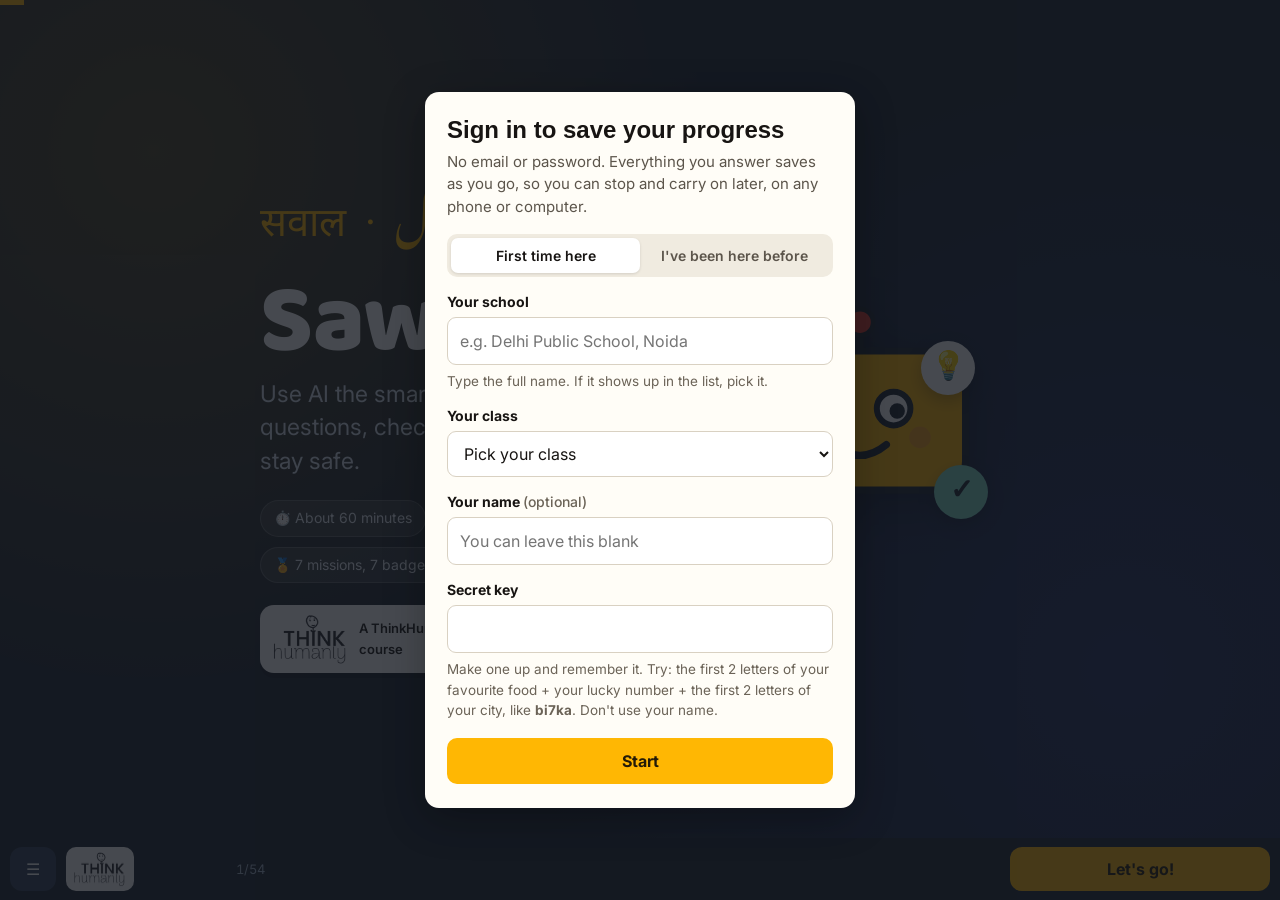
<file: courses/sawaal-ai-upto-14.html>
<!DOCTYPE html>
<html lang="en">
<head>
<meta charset="utf-8">
<meta name="viewport" content="width=device-width, initial-scale=1, viewport-fit=cover">
<title>Sawaal AI</title>
<link rel="preconnect" href="https://fonts.googleapis.com">
<link rel="preconnect" href="https://fonts.gstatic.com" crossorigin>
<link href="https://fonts.googleapis.com/css2?family=Baloo+2:wght@600;700;800&family=Inter:wght@400;500;600;700&family=Noto+Nastaliq+Urdu:wght@700&family=Noto+Sans+Devanagari:wght@700&display=swap" rel="stylesheet">
<style>
:root{
  --ink:#1D1A16;
  --slate:#1B2430;
  --page:#FFF8EC;
  --card:#FFFFFF;
  --rule:#EADFCB;
  --muted:#6B6357;
  --marigold:#FFB703;
  --marigold-deep:#E08A00;
  --chilli:#E23A2E;
  --peacock:#0F7B6C;
  --ultramarine:#2743C4;
  --violet:#6D28D9;
  --lilac:#F1ECFF;
  --mint:#E3F6EF;
  --blush:#FDE9E7;
  --amberbg:#FFF1D2;
  --sky:#E6F3FF;
  --m1:#C2410C;--m2:#A16207;--m3:#047857;--m4:#6D28D9;--m5:#B91C1C;--m6:#0369A1;--m7:#1B2430;
  --disp:"Baloo 2","Trebuchet MS",sans-serif;
  --body:"Inter",system-ui,-apple-system,"Segoe UI",sans-serif;
  --pad:clamp(16px,4.5vw,48px);
  --r:16px;
}
*{box-sizing:border-box}
html,body{margin:0;padding:0;height:100%}
body{background:var(--slate);color:var(--ink);font-family:var(--body);font-size:18px;line-height:1.6;-webkit-font-smoothing:antialiased;overscroll-behavior:none}
@media (max-width:600px){body{font-size:16.5px}}

/* ---------- shell ---------- */
#rail{position:fixed;top:0;left:0;height:5px;width:0;background:var(--marigold);z-index:60;transition:width .35s cubic-bezier(.4,0,.2,1)}
#stage{height:100dvh;display:flex;flex-direction:column}
#deck{flex:1;overflow-y:auto;overflow-x:hidden;scroll-behavior:smooth;-webkit-overflow-scrolling:touch}
.slide{display:none;min-height:100%;padding:calc(var(--pad) + 8px) var(--pad) 48px;background:var(--page);
  background-image:radial-gradient(#EADFCB 1.2px,transparent 1.6px);background-size:24px 24px}
.slide.on{display:block;animation:in .3s ease-out}
.slide.cover.on,.slide.divider.on{display:flex;align-items:center}
@keyframes in{from{opacity:0;transform:translateY(8px)}to{opacity:1;transform:none}}
.wrap{max-width:760px;margin:0 auto}
.wide .wrap{max-width:940px}

/* ---------- nav bar ---------- */
#bar{display:flex;align-items:center;gap:10px;background:var(--slate);color:#fff;padding:9px max(10px,env(safe-area-inset-left)) calc(9px + env(safe-area-inset-bottom)) 10px;z-index:50}
#sawaal-status{font-size:11px;line-height:1.3;color:#9FB0C6;max-width:26%;overflow:hidden;text-overflow:ellipsis;white-space:nowrap}
#sawaal-status[data-state="saved"]{color:#7FD8C5}#sawaal-status[data-state="offline"],#sawaal-status[data-state="error"]{color:var(--marigold)}
#sawaal-account{background:#1F2B3B;border-radius:12px;padding:14px 16px;margin:0 0 22px;color:#fff}
@media (max-width:600px){#sawaal-status{display:none}}
#bar button{font-family:var(--body);font-size:16px;font-weight:700;border:0;border-radius:12px;padding:12px 16px;cursor:pointer}
#prev{background:#33415A;color:#fff}
#next{background:var(--marigold);color:#231B08;flex:1;max-width:260px;margin-left:auto}
#next:disabled{opacity:.4;cursor:not-allowed}
#next.warn{background:var(--chilli);color:#fff}
#menuBtn{background:#33415A;color:#fff;padding:12px 14px}
#pos{font-size:13px;color:#9FB0C6;font-variant-numeric:tabular-nums;min-width:54px;text-align:center}
#modLabel{font-size:13px;color:#9FB0C6;max-width:30%;overflow:hidden;text-overflow:ellipsis;white-space:nowrap}
@media (max-width:520px){#modLabel{display:none}}


/* ThinkHumanly logo */
.th-logo{display:flex;align-items:center;justify-content:center;background:#fff;border-radius:10px;padding:3px 7px;height:44px;flex:none}
.th-logo img{height:36px;width:auto;display:block}
.th-by{display:inline-flex;align-items:center;gap:10px;background:#fff;border-radius:14px;padding:8px 14px 8px 12px;margin-top:22px;color:#1D1A16;font-size:13px;font-weight:600;box-shadow:0 5px 0 rgba(0,0,0,.18)}
.th-by img{height:52px;width:auto;display:block}
@media (max-width:420px){#bar{gap:6px}#pos{min-width:38px;font-size:12px}#bar button{padding:12px 12px}#next{min-width:96px;white-space:nowrap}.th-logo{padding:3px 5px}.th-logo img{height:32px}}

/* ---------- contents overlay ---------- */
#toc{position:fixed;inset:0;background:rgba(12,17,24,.97);color:#fff;z-index:70;display:none;overflow-y:auto;padding:24px}
#toc.on{display:block}
#toc h2{font-family:var(--disp);font-size:28px;margin:0 0 4px;color:#fff}
#toc p{color:#9FB0C6;margin:0 0 20px;font-size:14px}
.tocItem{display:block;width:100%;text-align:left;background:none;border:0;border-bottom:1px solid #33415A;color:#fff;padding:12px 2px;font-size:16px;font-family:var(--body);cursor:pointer}
.tocItem span{color:#8FA3BC;font-size:13px;display:block}
.tocItem:hover{color:var(--marigold)}
#tocClose{margin-top:22px;background:var(--marigold);color:#231B08;border:0;border-radius:12px;padding:12px 18px;font-weight:700;font-family:var(--body);font-size:15px;cursor:pointer}

/* ---------- typography ---------- */
h1{font-family:var(--disp);font-weight:800;font-size:clamp(36px,7vw,58px);line-height:1.02;letter-spacing:-.01em;margin:0 0 12px}
h2{font-family:var(--disp);font-weight:800;font-size:clamp(28px,5vw,40px);line-height:1.1;margin:0 0 12px}
h3{font-family:var(--disp);font-weight:700;font-size:22px;line-height:1.2;margin:22px 0 8px}
p{margin:0 0 14px;max-width:62ch}
.lead{font-size:clamp(18px,2.4vw,21px);color:#3C352C;max-width:56ch}
.tag{display:inline-block;background:var(--amberbg);border:1.5px solid #F2D48A;border-radius:99px;padding:3px 12px;font-size:13px;font-weight:700;color:#7A5200;margin-bottom:12px}
.mins{color:var(--muted);font-size:13px;font-weight:500}
strong{font-weight:700}
.small{font-size:15px;color:var(--muted)}
ul,ol{margin:0 0 16px;padding-left:22px;max-width:62ch}
li{margin-bottom:8px}
a{color:var(--ultramarine)}

/* ---------- mascot ---------- */
.mascot{width:72px;height:72px;flex:none}
.say{display:flex;gap:12px;align-items:flex-start;margin:0 0 18px}
.say .bubble{position:relative;background:#fff;border:2px solid var(--ink);border-radius:16px;padding:12px 15px;font-size:16.5px;line-height:1.5;flex:1;box-shadow:3px 3px 0 var(--ink)}
.say .bubble::before{content:"";position:absolute;left:-11px;top:22px;border:10px solid transparent;border-right-color:var(--ink);border-left:0}
.say .bubble::after{content:"";position:absolute;left:-8px;top:24px;border:8px solid transparent;border-right-color:#fff;border-left:0}
.say .who{display:block;font-family:var(--disp);font-weight:800;font-size:14px;color:var(--marigold-deep);margin-bottom:2px;letter-spacing:.02em}

/* ---------- cover ---------- */
.cover{background:var(--slate);background-image:radial-gradient(circle at 12% 18%,rgba(255,183,3,.22),transparent 42%),radial-gradient(circle at 88% 80%,rgba(39,67,196,.3),transparent 46%);color:#fff}
.coverwrap{display:grid;gap:24px;align-items:center;width:100%}
@media (min-width:760px){.coverwrap{grid-template-columns:1.3fr 1fr}}
.cover h1{font-size:clamp(52px,12vw,96px);color:#fff;margin-bottom:6px}
.cover .tagline{color:#D6E0EC;font-size:clamp(19px,2.6vw,23px);max-width:30ch;line-height:1.45}
.scripts{font-size:clamp(26px,6vw,40px);color:var(--marigold);margin-bottom:10px;line-height:1.9}
.scripts .ur{font-family:"Noto Nastaliq Urdu",serif}
.scripts .dv{font-family:"Noto Sans Devanagari",serif}
.cover .meta{margin-top:22px;display:flex;gap:10px;flex-wrap:wrap}
.cover .meta span{background:rgba(255,255,255,.1);border:1px solid rgba(255,255,255,.18);border-radius:99px;padding:6px 13px;font-size:14px;color:#E6EDF5}
.covart{position:relative;display:flex;justify-content:center;align-items:center;min-height:220px}
.covart .mascot-xl{width:min(240px,60vw);height:auto;filter:drop-shadow(0 12px 22px rgba(0,0,0,.35));animation:bob 3.2s ease-in-out infinite}
@keyframes bob{0%,100%{transform:translateY(0)}50%{transform:translateY(-10px)}}
.float{position:absolute;display:grid;place-items:center;width:54px;height:54px;border-radius:50%;background:#fff;color:var(--slate);font-family:var(--disp);font-weight:800;font-size:28px;box-shadow:0 6px 16px rgba(0,0,0,.25)}
.f1{top:8%;left:12%;background:var(--marigold)}.f2{bottom:10%;right:10%;background:#7FD8C5}.f3{top:16%;right:14%}

/* ---------- dividers (mission openers) ---------- */
.divider{color:#fff;background-image:radial-gradient(rgba(255,255,255,.12) 1.4px,transparent 1.8px);background-size:26px 26px}
.divider.m1{background-color:var(--m1)}.divider.m2{background-color:var(--m2)}.divider.m3{background-color:var(--m3)}.divider.m4{background-color:var(--m4)}
.divider.m5{background-color:var(--m5)}.divider.m6{background-color:var(--m6)}.divider.m7,.divider.done{background-color:var(--m7)}
.divider .wrap{width:100%}
.divgrid{display:grid;gap:22px;align-items:center}
@media (min-width:760px){.divgrid{grid-template-columns:1.2fr 1fr}}
.divider h1{color:#fff}
.divider .num{display:inline-grid;place-items:center;width:78px;height:78px;border-radius:50%;background:#fff;color:var(--ink);font-family:var(--disp);font-weight:800;font-size:44px;line-height:1;margin-bottom:10px;box-shadow:0 5px 0 rgba(0,0,0,.2)}
.divider .mtag{display:block;font-family:var(--disp);font-weight:700;font-size:18px;color:rgba(255,255,255,.85);margin-bottom:2px}
.divider p{color:rgba(255,255,255,.92);font-size:19px;max-width:44ch}
.divider .kit{margin-top:18px;display:inline-block;background:rgba(0,0,0,.2);border-radius:99px;padding:7px 15px;color:#fff;font-size:14.5px;font-weight:600}
.art{background:#fff;border-radius:24px;padding:14px;box-shadow:0 8px 0 rgba(0,0,0,.18)}
.art svg{display:block;width:100%;height:auto;max-height:280px}

/* ---------- cards & panels ---------- */
.panel{background:var(--card);border:2px solid var(--rule);border-radius:var(--r);padding:20px;margin:0 0 18px}
.panel.tight{padding:15px}
.grid{display:grid;gap:12px;margin-bottom:18px}
@media (min-width:680px){.g2{grid-template-columns:1fr 1fr}.g3{grid-template-columns:repeat(3,1fr)}.g4{grid-template-columns:repeat(4,1fr)}}
.mini{background:var(--card);border:2px solid var(--rule);border-radius:var(--r);padding:16px}
.mini h4{margin:4px 0 4px;font-family:var(--disp);font-size:20px;font-weight:800;line-height:1.2}
.mini p{font-size:15.5px;margin:0;color:#4A4238}
.mini .strip{margin-top:10px;font-weight:700;font-size:15px}
.ico{display:inline-grid;place-items:center;width:52px;height:52px;border-radius:50%;background:var(--amberbg);font-size:28px;line-height:1}
.ico.lg{width:64px;height:64px;font-size:34px}
.ico.r{background:var(--blush)}.ico.g{background:var(--mint)}.ico.b{background:var(--sky)}.ico.v{background:var(--lilac)}
.mini.top-r{border-top:6px solid var(--chilli)}.mini.top-a{border-top:6px solid var(--marigold-deep)}.mini.top-g{border-top:6px solid var(--peacock)}.mini.top-b{border-top:6px solid var(--ultramarine)}
.row2{display:flex;gap:12px;align-items:flex-start}
.row2 .ico{flex:none}

/* numbered steps */
.steps{display:grid;gap:10px;margin-bottom:18px}
.step{display:flex;gap:12px;align-items:center;background:#fff;border:2px solid var(--rule);border-radius:var(--r);padding:12px 14px}
.step .n{flex:none;display:grid;place-items:center;width:42px;height:42px;border-radius:50%;background:var(--m3);color:#fff;font-family:var(--disp);font-weight:800;font-size:22px}
.step b{display:block;font-family:var(--disp);font-size:19px;line-height:1.2}
.step span{font-size:15px;color:#4A4238}

/* chat bubbles */
.chat{background:#fff;border:2px solid var(--rule);border-radius:var(--r);padding:14px;margin-bottom:14px}
.chat .who-tag{display:inline-block;font-size:13px;font-weight:700;border-radius:99px;padding:2px 10px;margin-bottom:8px}
.who-tag.p{background:var(--blush);color:#9B1C14}.who-tag.c{background:var(--amberbg);color:#7A5200}.who-tag.d{background:var(--mint);color:#0B5E52}
.bub{border-radius:14px;padding:10px 13px;margin-bottom:8px;font-size:15.5px;line-height:1.45;max-width:90%}
.bub:last-child{margin-bottom:0}
.you{background:var(--lilac);border:1px solid #DCD4FA}
.ai{background:#F4F2EE;border:1px solid var(--rule);margin-left:auto}
.bub b{display:block;font-size:11.5px;letter-spacing:.04em;color:var(--muted);margin-bottom:2px;font-weight:700;text-transform:uppercase}

/* prompt boxes */
.plabel{font-weight:700;font-size:14px;margin:0 0 6px;display:flex;align-items:center;gap:6px}
.prompt{background:var(--slate);color:#EAF0F7;border-radius:14px;padding:15px 16px;padding-right:72px;font-size:15.5px;line-height:1.55;white-space:pre-wrap;position:relative;margin-bottom:14px}
.prompt.weak{background:#F4EEEA;color:#5A483E;border:2px dashed #D9C6BA}
.copy{position:absolute;top:9px;right:9px;background:#3B4A60;color:#fff;border:0;border-radius:8px;font-size:12.5px;font-weight:700;padding:7px 10px;cursor:pointer;font-family:var(--body)}
.prompt.weak .copy{background:#C9B6A8;color:#3A2E26}
.copy.done{background:var(--peacock);color:#fff}
.pills{display:flex;flex-wrap:wrap;gap:6px;margin:-4px 0 16px}
.pill{font-size:13.5px;font-weight:600;border-radius:99px;padding:4px 11px;color:#231B08}
.pill.R{background:#FFD66B}.pill.O{background:#FFB703}.pill.T{background:#F4A259}.pill.I{background:#EE8F66}

/* boxes (like the textbook's) */
.box{border-radius:var(--r);padding:14px 16px;margin-bottom:18px;font-size:16px;border:2px solid transparent}
.box .lbl{display:block;font-family:var(--disp);font-weight:800;font-size:17px;margin-bottom:3px}
.box p:last-child{margin-bottom:0}
.box.think{background:var(--lilac);border-color:#D6CCF7}.box.think .lbl{color:var(--violet)}
.box.snap{background:var(--mint);border-color:#B9E3D5}.box.snap .lbl{color:var(--peacock)}
.box.try{background:var(--sky);border-color:#BFDDF7}.box.try .lbl{color:var(--ultramarine)}
.box.warn{background:var(--blush);border-color:#F5C2BC}.box.warn .lbl{color:#B91C1C}
.box.gold{background:var(--amberbg);border-color:#F2D48A}.box.gold .lbl{color:#8A5A00}

/* guess bars (how AI writes) */
.guess{background:#fff;border:2px solid var(--rule);border-radius:var(--r);padding:16px;margin-bottom:16px}
.guess .gq{font-family:var(--disp);font-weight:800;font-size:22px;margin-bottom:10px}
.gb{display:grid;grid-template-columns:88px 1fr 46px;gap:10px;align-items:center;font-size:15px;margin-bottom:7px}
.gb .t{height:16px;background:#F3EFE6;border-radius:99px;overflow:hidden}
.gb .t i{display:block;height:100%;width:var(--w);background:var(--ultramarine);border-radius:99px}
.gb.low .t i{background:var(--chilli)}
.gb b{text-align:right;font-variant-numeric:tabular-nums}

/* two columns ok / not ok */
.vs2{display:grid;gap:10px;margin-bottom:18px}
@media (min-width:640px){.vs2{grid-template-columns:1fr 1fr}}
.vs2 .col{border-radius:var(--r);padding:14px 16px}
.vs2 .col h4{margin:0 0 8px;font-family:var(--disp);font-size:20px}
.vs2 .col.ok{background:var(--mint);border:2px solid #B9E3D5}
.vs2 .col.no{background:var(--blush);border:2px solid #F5C2BC}
.vs2 ul{margin:0;padding-left:20px;font-size:15.5px}
.vs2 li{margin-bottom:7px}

/* 3-step flow */
.flow{display:flex;gap:8px;align-items:stretch;flex-wrap:wrap;margin-bottom:18px}
.flow .f{flex:1;min-width:150px;background:#fff;border:2px solid var(--rule);border-radius:var(--r);padding:14px;text-align:center}
.flow .f .ico{margin-bottom:6px}
.flow .f b{display:block;font-family:var(--disp);font-size:19px}
.flow .arrow{align-self:center;font-size:24px;color:var(--muted)}
@media (max-width:560px){.flow .arrow{display:none}}

/* ---------- activity ---------- */
.act{border:3px solid var(--ink);border-radius:20px;background:#fff;padding:0;margin:0 0 20px;overflow:hidden;box-shadow:5px 5px 0 var(--ink)}
.act>header{background:var(--ink);color:#fff;padding:12px 16px;display:flex;align-items:center;gap:10px;flex-wrap:wrap}
.act>header h3{margin:0;color:#fff;font-size:20px;flex:1}
.act>header .mins{color:var(--marigold);font-weight:700}
.actbody{padding:18px 16px}
.qcard{border-bottom:2px dashed var(--rule);padding-bottom:18px;margin-bottom:18px}
.qcard:last-of-type{border-bottom:0;margin-bottom:6px;padding-bottom:0}
.qcard .qt{font-weight:600;margin-bottom:10px;display:block;font-size:17px}
.qcard .qt .qn{display:inline-grid;place-items:center;width:28px;height:28px;border-radius:50%;background:var(--marigold);color:#231B08;font-family:var(--disp);font-weight:800;font-size:16px;margin-right:6px}
.opts{display:flex;flex-direction:column;gap:8px}
.opts.row{flex-direction:row;flex-wrap:wrap}
.opt{text-align:left;font-family:var(--body);font-size:16px;background:#fff;border:2px solid var(--rule);border-radius:12px;padding:12px 14px;min-height:48px;cursor:pointer;transition:border-color .15s,background .15s,transform .1s;color:var(--ink)}
.opts.row .opt{flex:1;min-width:100px;text-align:center;font-weight:700}
.opt:hover{border-color:var(--ink)}
.opt:active{transform:scale(.98)}
.opt:focus-visible{outline:3px solid var(--ultramarine);outline-offset:2px}
.opt.picked{border-width:2px;background:var(--slate);border-color:var(--slate);color:#fff}
.opt.right{background:var(--mint);border-color:var(--peacock);color:var(--ink)}
.opt.wrong{background:var(--blush);border-color:var(--chilli);color:var(--ink)}
@media (max-width:480px){.opts.row .opt{padding:10px 6px;font-size:15px;min-width:0}}
.opt.picked.right::after{content:"  ✓";font-weight:800;color:var(--peacock)}
.opt.picked.wrong::after{content:"  ✗";font-weight:800;color:var(--chilli)}
.opt[disabled]{cursor:default}
.opt.dim{opacity:.45}
.fb{margin-top:10px;font-size:15.5px;line-height:1.5;padding:12px 14px;border-radius:12px;display:none}
.fb.on{display:block;animation:in .25s ease-out}
.fb.ok{background:var(--mint);border-left:5px solid var(--peacock)}
.fb.no{background:var(--blush);border-left:5px solid var(--chilli)}
.fb b{display:block;margin-bottom:3px}

/* traffic pills */
.opt.green{border-color:#9CCFC4}.opt.green.picked{background:var(--mint);color:var(--ink)}
.opt.amber{border-color:#E8C97A}.opt.amber.picked{background:var(--amberbg);color:var(--ink)}
.opt.red{border-color:#EFA9A3}.opt.red.picked{background:var(--blush);color:var(--ink)}
.legend3{display:flex;flex-wrap:wrap;gap:8px;margin-bottom:16px}
.legend3 span{border-radius:99px;padding:5px 12px;font-size:14.5px;font-weight:600}
.legend3 .g{background:var(--mint)}.legend3 .a{background:var(--amberbg)}.legend3 .r{background:var(--blush)}

/* ---------- ROTI builder ---------- */
.roti{display:grid;gap:9px;margin-bottom:16px}
.layer{display:grid;grid-template-columns:52px 1fr;align-items:stretch;border-radius:16px;overflow:hidden;border:2px solid var(--rule)}
.layer .lk{display:flex;flex-direction:column;align-items:center;justify-content:center;font-family:var(--disp);font-weight:800;font-size:24px;line-height:1;color:#231B08}
.layer .lk small{font-family:var(--body);font-size:9.5px;font-weight:700;margin-top:3px;letter-spacing:.02em}
.layer textarea{border:0;border-radius:0;padding:12px 13px;font-family:var(--body);font-size:16px;resize:vertical;min-height:64px;background:#fff;color:var(--ink);line-height:1.45}
.layer textarea:focus{outline:2px solid var(--ultramarine);outline-offset:-2px}
.layer:nth-child(1) .lk{background:#FFD66B}
.layer:nth-child(2) .lk{background:#FFB703}
.layer:nth-child(3) .lk{background:#F4A259}
.layer:nth-child(4) .lk{background:#EE8F66}
.meter{height:12px;background:var(--rule);border-radius:99px;overflow:hidden;margin:6px 0 6px}
.meter i{display:block;height:100%;width:0;background:var(--chilli);transition:width .3s,background .3s}
.mrow{display:flex;justify-content:space-between;align-items:center;font-size:14.5px;color:var(--muted);margin-bottom:12px}
.mrow b{color:var(--ink)}

/* fake-fact hunt */
.doc{background:#fff;border:2px solid var(--rule);border-radius:var(--r);padding:8px;margin-bottom:14px;counter-reset:sus}
.sus{display:block;cursor:pointer;padding:11px 12px 11px 12px;margin:6px 0;border-radius:12px;border:2px solid var(--rule);font-size:16px;line-height:1.5;transition:background .15s,border-color .15s}
.sus::before{counter-increment:sus;content:counter(sus);display:inline-grid;place-items:center;width:24px;height:24px;border-radius:50%;font-size:12px;font-weight:800;color:#5A5044;background:#F0EBE0;margin-right:8px;vertical-align:1px}
.sus:hover{background:#FFF7E0}
.sus.flag{border-color:var(--marigold-deep)}
.sus.flag::after{content:" 🚩";}
.sus.hit{background:#FFD9D5;border-color:var(--chilli)}.sus.hit::before{background:var(--chilli);color:#fff}
.sus.miss{background:#E6EFEA;border-color:var(--peacock)}.sus.miss::before{background:var(--peacock);color:#fff}
.sus.shown{background:#FFE9A8;border-color:var(--marigold-deep)}.sus.shown::before{background:var(--marigold-deep);color:#fff}
.sus.hit::after,.sus.miss::after,.sus.shown::after{content:""}
.huntfb{font-size:15.5px}
.huntfb div{padding:10px 13px;border-radius:12px;margin-bottom:8px;background:#F7F4EE;border-left:5px solid var(--rule)}
.huntfb div.bad{background:var(--blush);border-color:var(--chilli)}
.huntfb div.fine{background:var(--mint);border-color:var(--peacock)}
.hunthint{font-size:14.5px;color:var(--muted);margin:-4px 0 12px}

/* inputs */
input[type=text],textarea,select{font-family:var(--body);font-size:16px;width:100%;border:2px solid var(--rule);border-radius:12px;padding:11px 13px;background:#fff;color:var(--ink)}
input[type=text]:focus,textarea:focus,select:focus{outline:2px solid var(--ultramarine);outline-offset:-1px;border-color:var(--ultramarine)}
textarea{resize:vertical;line-height:1.5}
label.fl{display:block;font-weight:700;font-size:16px;margin:16px 0 6px}
label.fl span{font-weight:400;color:var(--muted)}
.btn{font-family:var(--body);font-size:16px;font-weight:700;border:0;border-radius:12px;padding:12px 18px;cursor:pointer;background:var(--ink);color:#fff}
.btn.alt{background:var(--marigold);color:#231B08}
.btn.ghost{background:#fff;color:var(--ink);border:2px solid var(--ink)}
.btn:focus-visible{outline:3px solid var(--ultramarine);outline-offset:2px}
.btnrow{display:flex;gap:9px;flex-wrap:wrap;margin-bottom:12px}
.chips{display:flex;gap:8px;flex-wrap:wrap;margin-bottom:12px}
.chip{background:#F3EFE6;border:2px solid var(--rule);border-radius:99px;padding:8px 13px;font-size:14.5px;font-weight:600;cursor:pointer;font-family:var(--body);color:#4A4238;text-align:left}
.chip:hover{background:var(--amberbg);border-color:var(--marigold)}

/* check-ins */
.me{border:3px dashed #B8AD99;border-radius:20px;background:#FFFDF8;padding:18px;margin:10px 0 6px}
.meq.needs-answer,.qcard.needs-answer,.actbody.needs-answer{outline:3px solid var(--chilli);outline-offset:5px;border-radius:12px;animation:shake .3s}
@keyframes shake{0%,100%{transform:translateX(0)}25%{transform:translateX(-5px)}75%{transform:translateX(5px)}}
.me>h3{margin:0 0 3px;font-size:22px}
.me .sub{font-size:14.5px;color:var(--muted);margin-bottom:14px}
.likert{display:flex;gap:6px;margin-top:8px}
.likert button{flex:1;display:flex;flex-direction:column;align-items:center;gap:1px;font-family:var(--body);font-weight:700;font-size:13px;border:2px solid var(--rule);background:#fff;border-radius:12px;padding:8px 0 6px;cursor:pointer;color:var(--muted)}
.likert button .face{font-size:26px;line-height:1.1;filter:grayscale(.6);opacity:.75;transition:filter .15s,opacity .15s,transform .15s}
.likert button:hover .face{filter:none;opacity:1}
.likert button.on{background:var(--slate);color:#fff;border-color:var(--slate)}
.likert button.on .face{filter:none;opacity:1;transform:scale(1.15)}
.lends{display:flex;justify-content:space-between;font-size:12.5px;color:var(--muted);margin-top:4px}
.meq{margin-bottom:20px}
.meq>span.qt{display:block;font-weight:700;font-size:16.5px;margin-bottom:2px}
.meq .optl{font-weight:400;color:var(--muted);font-size:14px}
.saved{font-size:14px;color:var(--peacock);font-weight:700;display:none}
.saved.on{display:block}

/* badges */
.badge{display:flex;gap:14px;align-items:center;background:linear-gradient(135deg,#FFF6DA,#FFE39A);border:2px solid #E8B437;border-radius:20px;padding:14px 16px;margin-bottom:16px}
.medal{flex:none;display:grid;place-items:center;width:68px;height:68px;border-radius:50%;background:#fff;font-size:36px;line-height:1;box-shadow:0 0 0 5px var(--marigold),0 5px 0 5px #C98A00}
.badge b{display:block;font-family:var(--disp);font-size:21px;line-height:1.2}
.badge span{font-size:15px;color:#5A4A20}
.wall{display:grid;grid-template-columns:repeat(auto-fit,minmax(104px,1fr));gap:16px;margin:22px 0}
.wall div{text-align:center;color:#fff;font-weight:700;font-size:14px}
.wall .medal{margin:0 auto 10px;font-size:36px}

/* timer */
.timer{display:inline-flex;align-items:center;gap:9px;background:var(--slate);color:#fff;border-radius:99px;padding:6px 8px 6px 15px;font-variant-numeric:tabular-nums;font-weight:700;font-size:18px;margin-bottom:14px}
.timer button{background:var(--marigold);color:#231B08;border:0;border-radius:99px;font-family:var(--body);font-weight:700;font-size:13px;padding:8px 13px;cursor:pointer}
.timer.done{background:var(--chilli)}

/* score stamp */
.stamp{display:none;border:4px solid var(--peacock);color:var(--peacock);background:#fff;font-family:var(--disp);font-weight:800;font-size:22px;padding:6px 16px;border-radius:12px;transform:rotate(-3deg);margin:14px 0 4px}
.stamp.on{display:inline-block;animation:pop .35s ease-out}
@keyframes pop{from{transform:rotate(-3deg) scale(.7);opacity:0}to{transform:rotate(-3deg) scale(1);opacity:1}}

/* passage */
.passage{background:#FFFDF6;border:2px solid var(--rule);border-left:6px solid var(--marigold);border-radius:var(--r);padding:16px 18px;font-size:16.5px;line-height:1.65;margin-bottom:10px}

table{width:100%;border-collapse:collapse;font-size:15px;margin-bottom:16px;background:#fff}
th,td{border:1px solid var(--rule);padding:9px 11px;text-align:left;vertical-align:top}
th{background:#F3EFE6;font-weight:700}

.hide{display:none!important}
@media (prefers-reduced-motion:reduce){*{animation:none!important;transition:none!important;scroll-behavior:auto!important}}
</style>
<script src="../config.js"></script>
<script src="../sawaal.js"></script>
</head>
<body>
<!-- Sawaali the mascot, drawn once and reused everywhere -->
<svg width="0" height="0" style="position:absolute" aria-hidden="true" focusable="false">
  <defs>
    <symbol id="sawaali" viewBox="0 0 100 100">
      <line x1="50" y1="20" x2="50" y2="10" stroke="#1B2430" stroke-width="3" stroke-linecap="round"/>
      <circle cx="50" cy="8" r="5.5" fill="#E23A2E" stroke="#1B2430" stroke-width="2"/>
      <path d="M18 20h64a12 12 0 0 1 12 12v34a12 12 0 0 1-12 12H48l-15 14V78H18A12 12 0 0 1 6 66V32a12 12 0 0 1 12-12z" fill="#FFB703" stroke="#1B2430" stroke-width="3" stroke-linejoin="round"/>
      <circle cx="36" cy="44" r="7" fill="#fff" stroke="#1B2430" stroke-width="2.5"/><circle cx="37.5" cy="45" r="3.2" fill="#1B2430"/>
      <circle cx="64" cy="44" r="7" fill="#fff" stroke="#1B2430" stroke-width="2.5"/><circle cx="65.5" cy="45" r="3.2" fill="#1B2430"/>
      <path d="M39 59q11 9 22 0" fill="none" stroke="#1B2430" stroke-width="3" stroke-linecap="round"/>
      <circle cx="25" cy="56" r="4.5" fill="#F08C2E" opacity=".55"/><circle cx="75" cy="56" r="4.5" fill="#F08C2E" opacity=".55"/>
    </symbol>
  </defs>
</svg>

<div id="rail"></div>
<div id="stage">
  <main id="deck"></main>
  <nav id="bar">
    <button id="menuBtn" aria-label="Open contents">☰</button>
    <span class="th-logo"><img src="../images/logo.png" alt="ThinkHumanly" onerror="this.parentNode.style.display='none'"></span>
    <button id="prev">Back</button>
    <span id="pos">1/1</span>
    <span id="sawaal-status" aria-live="polite"></span>
    <span id="modLabel"></span>
    <button id="next">Start</button>
  </nav>
</div>
<div id="toc" role="dialog" aria-label="Course contents">
  <div id="sawaal-account"></div>
  <h2>Course contents</h2>
  <p>Jump to any part. Your answers are kept as you go.</p>
  <div id="tocList"></div>
  <button id="tocClose">Close contents</button>
</div>
<template id="slides">

<!-- 1 COVER -->
<section class="slide cover">
  <div class="wrap coverwrap">
    <div>
      <div class="scripts"><span class="dv">सवाल</span> &nbsp;·&nbsp; <span class="ur">سوال</span></div>
      <h1>Sawaal AI</h1>
      <p class="tagline">Use AI the smart way. Ask better questions, check what it tells you, and stay safe.</p>
      <div class="meta">
        <span>⏱️ About 60 minutes</span>
        <span>🎒 Ages 11 to 14</span>
        <span>🏅 7 missions, 7 badges</span>
        <span>📱 Works on a phone</span>
      </div>
      <div class="th-by"><img src="../images/logo.png" alt="ThinkHumanly" onerror="this.parentNode.style.display='none'"><span>A ThinkHumanly<br>course</span></div>
    </div>
    <div class="covart" aria-hidden="true">
      <svg viewBox="0 0 100 100" class="mascot-xl"><use href="#sawaali"/></svg>
      <span class="float f1">?</span><span class="float f2">✓</span><span class="float f3">💡</span>
    </div>
  </div>
</section>

<!-- 2 MEET SAWAALI -->
<section class="slide" data-mod="Getting started">
  <div class="wrap">
    <span class="tag">Before we start</span>
    <h2>Hi! I'm Sawaali 👋</h2>
    <div class="say">
      <svg viewBox="0 0 100 100" class="mascot" aria-hidden="true"><use href="#sawaali"/></svg>
      <div class="bubble"><span class="who">SAWAALI</span>"Sawaal" means <b>question</b>. Today you'll learn to ask AI better questions, and to question AI back. I'll pop up with tips along the way.</div>
    </div>
    <div class="grid g2">
      <div class="mini"><span class="ico">👆</span><h4>Tap and type</h4><p>This is not a video. Most screens ask you to pick or write something.</p></div>
      <div class="mini"><span class="ico b">🤖</span><h4>Keep a chatbot open</h4><p>ChatGPT, Gemini, Copilot or any other. Not allowed your own? Use a teacher's or parent's device, or just answer here.</p></div>
      <div class="mini"><span class="ico v">🎯</span><h4>Mistakes are fine</h4><p>Some questions are tricky on purpose. Getting one wrong helps you remember it.</p></div>
      <div class="mini"><span class="ico g">💾</span><h4>Your answers are saved</h4><p id="saveNote">They stay on this device until you download them at the end.</p></div>
    </div>
    <div class="panel">
      <h3 style="margin-top:0" id="pidTitle">Make a code name</h3>
      <p class="small">Not your real name. Try: first 2 letters of a food you like + your lucky number + first 2 letters of your town. Like <b>ra7pu</b>.</p>
      <label class="fl" for="pid">Your code name</label>
      <input type="text" id="pid" maxlength="16" placeholder="e.g. ra7pu" autocomplete="off">
      <p id="pidSigned" class="hide" style="font-size:26px;font-weight:800;font-family:var(--disp);margin:6px 0 0"></p>
      <p class="small" style="margin-top:10px">🤫 Notice we asked for a code, not your name? That's lesson one. You'll see why in Mission 5.</p>
    </div>
  </div>
</section>

<!-- 3 BASELINE -->
<section class="slide" data-mod="Getting started">
  <div class="wrap">
    <span class="tag">Warm-up</span>
    <h2>Where are you starting from?</h2>
    <p class="lead">No right or wrong answers. We'll ask again at the end to see what changed.</p>
    <div class="me" data-me="base"></div>
  </div>
</section>

<!-- ===================== MISSION 1 ===================== -->
<section class="slide divider m1" data-mod="Mission 1">
  <div class="wrap divgrid">
    <div>
      <div class="num">1</div>
      <span class="mtag">Mission 1</span>
      <h1>Who's driving?</h1>
      <p>Three students. Same chatbot. Very different results. The difference isn't the tool. It's them.</p>
      <div class="kit">🏅 Badge: Driver &nbsp;·&nbsp; ⏱️ 8 min</div>
    </div>
    <div class="art">
      <svg viewBox="0 0 320 200" role="img" aria-label="An auto rickshaw. The driver is at the front, and a passenger is asleep in the back.">
        <ellipse cx="160" cy="182" rx="140" ry="8" fill="#000" opacity=".1"/>
        <path d="M56 118 V92 Q56 46 106 42 H252 Q268 42 268 58 V118 Z" fill="#FFD23F" stroke="#1B2430" stroke-width="3" stroke-linejoin="round"/>
        <path d="M46 118 H270 V152 Q270 160 262 160 H54 Q46 160 46 152 Z" fill="#2BA84A" stroke="#1B2430" stroke-width="3" stroke-linejoin="round"/>
        <path d="M70 118 V94 Q70 62 104 58 H124 V118 Z" fill="#CFE8FF" stroke="#1B2430" stroke-width="3" stroke-linejoin="round"/>
        <rect x="140" y="58" width="112" height="60" rx="10" fill="#FFF3C4" stroke="#1B2430" stroke-width="3"/>
        <path d="M91 118 Q92 98 106 96 Q120 98 121 118 Z" fill="#FF7A3D" stroke="#1B2430" stroke-width="2.5"/>
        <circle cx="106" cy="83" r="11" fill="#8D5A3B" stroke="#1B2430" stroke-width="2.5"/>
        <path d="M95 80 Q106 64 117 80 Z" fill="#1B2430"/>
        <circle cx="101" cy="85" r="1.8" fill="#1B2430"/>
        <path d="M74 104 L96 106" stroke="#1B2430" stroke-width="4" stroke-linecap="round"/>
        <path d="M181 118 Q183 99 198 98 Q213 99 215 118 Z" fill="#7B5CFA" stroke="#1B2430" stroke-width="2.5"/>
        <circle cx="198" cy="85" r="11" fill="#C98B5E" stroke="#1B2430" stroke-width="2.5"/>
        <path d="M192 86 q3 2.5 6 0 M200 86 q3 2.5 6 0" stroke="#1B2430" stroke-width="2" fill="none" stroke-linecap="round"/>
        <text x="216" y="76" font-family="Baloo 2,sans-serif" font-weight="800" font-size="14" fill="#2743C4">z</text>
        <text x="226" y="68" font-family="Baloo 2,sans-serif" font-weight="800" font-size="19" fill="#2743C4">Z</text>
        <circle cx="48" cy="130" r="7" fill="#FFF7B0" stroke="#1B2430" stroke-width="2.5"/>
        <circle cx="86" cy="162" r="19" fill="#1B2430"/><circle cx="86" cy="162" r="7" fill="#D9D2C5"/>
        <circle cx="236" cy="162" r="19" fill="#1B2430"/><circle cx="236" cy="162" r="7" fill="#D9D2C5"/>
        <text x="106" y="34" text-anchor="middle" font-family="Baloo 2,sans-serif" font-weight="800" font-size="15" fill="#0F7B6C">DRIVER</text>
        <text x="198" y="34" text-anchor="middle" font-family="Baloo 2,sans-serif" font-weight="800" font-size="15" fill="#E23A2E">PASSENGER</text>
      </svg>
    </div>
  </div>
</section>

<!-- 5 THREE WAYS -->
<section class="slide" data-mod="Mission 1: Who's driving?">
  <div class="wrap">
    <span class="tag">The big idea</span>
    <h2>Three ways to ride in an auto</h2>
    <p class="lead">Same auto. Same road. What changes is who decides where you go.</p>
    <div class="grid g3">
      <div class="mini top-r"><span class="ico r">😴</span><h4>Passenger</h4><p>You say "school" and fall asleep. You get somewhere, but you don't know the way. You can't do it again alone.</p><p class="strip" style="color:var(--chilli)">Copy, paste, forget.</p></div>
      <div class="mini top-a"><span class="ico">👀</span><h4>Co-pilot</h4><p>You're awake. You point out a shortcut or a blocked road. You're paying attention.</p><p class="strip" style="color:var(--marigold-deep)">Ask, check, adjust.</p></div>
      <div class="mini top-g"><span class="ico g">🧑‍✈️</span><h4>Driver</h4><p>You chose where to go before you started. You'd notice if someone took you the long way.</p><p class="strip" style="color:var(--peacock)">Plan, steer, check, learn.</p></div>
    </div>
    <div class="box think"><span class="lbl">🤔 Pause and think</span><p>Passengers finish homework faster. But in the exam, the chatbot isn't sitting next to you. So who did the learning?</p></div>
  </div>
</section>

<!-- 6 THREE CHATS -->
<section class="slide" data-mod="Mission 1: Who's driving?">
  <div class="wrap">
    <span class="tag">Look closely</span>
    <h2>Same homework, three chats</h2>
    <p>Three students had to write about plastic waste in their city.</p>
    <div class="chat">
      <span class="who-tag p">😴 Passenger</span>
      <div class="bub you"><b>Student A</b>Write an essay on plastic waste, 300 words</div>
      <div class="bub ai"><b>AI</b>Plastic waste is a big problem in cities today...</div>
      <div class="bub you"><b>Student A</b>thanks</div>
    </div>
    <div class="chat">
      <span class="who-tag c">👀 Co-pilot</span>
      <div class="bub you"><b>Student B</b>Why is plastic waste a problem in cities?</div>
      <div class="bub ai"><b>AI</b>It takes hundreds of years to break down, it blocks drains, and...</div>
      <div class="bub you"><b>Student B</b>Explain the drains part more simply</div>
    </div>
    <div class="chat">
      <span class="who-tag d">🧑‍✈️ Driver</span>
      <div class="bub you"><b>Student C</b>I'm writing my own essay about plastic in my area. My idea: the real problem is that waste isn't collected properly. Don't write it for me. Give me the 3 best arguments AGAINST my idea.</div>
      <div class="bub ai"><b>AI</b>1) Even with good collection, most plastic can't be recycled...</div>
      <div class="bub you"><b>Student C</b>I can't answer number 1. Ask me 3 questions to help me think about it.</div>
    </div>
    <p class="small">Student C took longer. But now the idea in her essay is really hers.</p>
  </div>
</section>

<!-- 7 ACTIVITY 1 -->
<section class="slide" data-mod="Mission 1: Who's driving?">
  <div class="wrap">
    <div class="act" data-act="drivers">
      <header><h3>🕵️ Activity 1: Spot the driver</h3><span class="mins">5 min</span></header>
      <div class="actbody">
        <p class="small" style="margin-bottom:16px">Read what each student typed. Who's driving?</p>

        <div class="qcard" data-q="d1">
          <span class="qt"><span class="qn">1</span>"summarise chapter 4 of my science book"</span>
          <div class="opts row">
            <button class="opt" data-v="Passenger" data-correct="1" data-fb="Right. No book, no class, no reason. The AI will just make up a general 'chapter 4'.">😴 Passenger</button>
            <button class="opt" data-v="Co-pilot" data-fb="Not quite. There's nothing here to work with: no book, no goal, no follow-up.">👀 Co-pilot</button>
            <button class="opt" data-v="Driver" data-fb="A driver would paste the chapter, say their class, and say what the summary is for.">🧑‍✈️ Driver</button>
          </div>
          <div class="fb"></div>
        </div>

        <div class="qcard" data-q="d2">
          <span class="qt"><span class="qn">2</span>"I don't understand the word 'evaporation' in your answer. Explain it with something I see at home, then ask me a question to check I got it."</span>
          <div class="opts row">
            <button class="opt" data-v="Passenger" data-fb="The opposite! This student noticed what they didn't know and did something about it.">😴 Passenger</button>
            <button class="opt" data-v="Co-pilot" data-fb="Close. But asking to be tested is a real driver move, not just a follow-up.">👀 Co-pilot</button>
            <button class="opt" data-v="Driver" data-correct="1" data-fb="Yes! Three driver moves: noticed a gap, asked for a home example, and asked to be tested.">🧑‍✈️ Driver</button>
          </div>
          <div class="fb"></div>
        </div>

        <div class="qcard" data-q="d3">
          <span class="qt"><span class="qn">3</span>"Give me 10 project topics on social media". Then they pick number 4 and hand it in without changing a word.</span>
          <div class="opts row">
            <button class="opt" data-v="Passenger" data-correct="1" data-fb="Right. The AI chose the topic, not the student. A driver would pick one they can really research, then write it in their own words.">😴 Passenger</button>
            <button class="opt" data-v="Co-pilot" data-fb="Getting ideas is fine. Taking one without thinking about it is not.">👀 Co-pilot</button>
            <button class="opt" data-v="Driver" data-fb="Picking from a list you didn't shape isn't driving. Whose project is it now?">🧑‍✈️ Driver</button>
          </div>
          <div class="fb"></div>
        </div>

        <div class="qcard" data-q="d4">
          <span class="qt"><span class="qn">4</span>"Here's my summary of the story, and here's yours. I think yours missed the main point. Am I right?"</span>
          <div class="opts row">
            <button class="opt" data-v="Passenger" data-fb="Look again. This student is checking the AI's work, not the other way round.">😴 Passenger</button>
            <button class="opt" data-v="Co-pilot" data-fb="Good guess. But she did the work first and made up her own mind. That's driving.">👀 Co-pilot</button>
            <button class="opt" data-v="Driver" data-correct="1" data-fb="Yes! She did it herself first, then used AI to check. That order matters more than anything else in this course.">🧑‍✈️ Driver</button>
          </div>
          <div class="fb"></div>
        </div>

        <div class="qcard" data-q="d5">
          <span class="qt"><span class="qn">5</span>"explain again" ... "simpler" ... "simpler" ... (8 times, then gives up)</span>
          <div class="opts row">
            <button class="opt" data-v="Passenger" data-fb="They really did try! The problem was the plan, not the effort.">😴 Passenger</button>
            <button class="opt" data-v="Co-pilot" data-correct="1" data-fb="Yes. Lots of effort, but no plan. Saying 'simpler' again gives the AI nothing new. Mission 6 teaches 4 better moves.">👀 Co-pilot</button>
            <button class="opt" data-v="Driver" data-fb="A driver changes the plan after 2 tries, not 8.">🧑‍✈️ Driver</button>
          </div>
          <div class="fb"></div>
        </div>
        <div class="stamp" data-stamp="drivers"></div>
      </div>
    </div>
  </div>
</section>

<!-- 8 SNAPSHOT -->
<section class="slide" data-mod="Mission 1: Who's driving?">
  <div class="wrap">
    <span class="tag">📌 Snapshot</span>
    <h2>4 things drivers do</h2>
    <p class="lead">Everything else in this course is practice for these four.</p>
    <div class="grid g2">
      <div class="mini"><div class="row2"><span class="ico">🎯</span><div><h4>Know what you want</h4><p>"I want to explain photosynthesis to my friend by tonight" beats "help with photosynthesis".</p></div></div></div>
      <div class="mini"><div class="row2"><span class="ico b">📓</span><div><h4>Bring your own stuff</h4><p>Your notes, your textbook, your city. Then AI helps <b>you</b>, not "everyone".</p></div></div></div>
      <div class="mini"><div class="row2"><span class="ico v">❓</span><div><h4>Make it quiz you</h4><p>The best thing AI can give you is a good question, not just an answer.</p></div></div></div>
      <div class="mini"><div class="row2"><span class="ico g">🔍</span><div><h4>Check before you trust</h4><p>Especially numbers, laws, news and local facts. Mission 4 shows why.</p></div></div></div>
    </div>
  </div>
</section>

<!-- 9 CHECK-IN 1 -->
<section class="slide" data-mod="Mission 1: Who's driving?">
  <div class="wrap">
    <div class="badge"><div class="medal">🚗</div><div><b>Mission 1 done!</b><span>Answer 3 quick questions to collect your <strong>Driver</strong> badge.</span></div></div>
    <div class="me" data-me="m1"></div>
  </div>
</section>

<!-- ===================== MISSION 2 ===================== -->
<section class="slide divider m2" data-mod="Mission 2">
  <div class="wrap divgrid">
    <div>
      <div class="num">2</div>
      <span class="mtag">Mission 2</span>
      <h1>Make a better roti</h1>
      <p>Four layers that turn a lazy question into a great one.</p>
      <div class="kit">🏅 Badge: Roti Chef &nbsp;·&nbsp; ⏱️ 12 min</div>
    </div>
    <div class="art">
      <svg viewBox="0 0 320 230" role="img" aria-label="A stack of four rotis on a plate, labelled R, O, T and I. I is at the bottom.">
        <ellipse cx="130" cy="204" rx="118" ry="20" fill="#D9D2C5"/>
        <ellipse cx="130" cy="200" rx="114" ry="17" fill="#F4F0E8" stroke="#1B2430" stroke-width="2.5"/>
        <g stroke="#1B2430" stroke-width="2.5">
          <ellipse cx="130" cy="180" rx="96" ry="22" fill="#E7A94A"/>
          <ellipse cx="130" cy="148" rx="96" ry="22" fill="#EDB75A"/>
          <ellipse cx="130" cy="116" rx="96" ry="22" fill="#F1C36A"/>
          <ellipse cx="130" cy="84" rx="96" ry="22" fill="#F5CF7C"/>
        </g>
        <g fill="#A8651E" opacity=".55">
          <ellipse cx="96" cy="80" rx="8" ry="3"/><ellipse cx="150" cy="90" rx="6" ry="2.5"/><ellipse cx="168" cy="76" rx="5" ry="2"/><ellipse cx="118" cy="92" rx="4" ry="1.8"/>
        </g>
        <g font-family="Baloo 2,sans-serif" font-weight="800" font-size="22" text-anchor="middle" fill="#231B08">
          <line x1="226" y1="84" x2="256" y2="84" stroke="#1B2430" stroke-width="2"/><circle cx="276" cy="84" r="18" fill="#FFD66B" stroke="#1B2430" stroke-width="2.5"/><text x="276" y="92">R</text>
          <line x1="226" y1="116" x2="256" y2="116" stroke="#1B2430" stroke-width="2"/><circle cx="276" cy="116" r="18" fill="#FFB703" stroke="#1B2430" stroke-width="2.5"/><text x="276" y="124">O</text>
          <line x1="226" y1="148" x2="256" y2="148" stroke="#1B2430" stroke-width="2"/><circle cx="276" cy="148" r="18" fill="#F4A259" stroke="#1B2430" stroke-width="2.5"/><text x="276" y="156">T</text>
          <line x1="226" y1="180" x2="256" y2="180" stroke="#1B2430" stroke-width="2"/><circle cx="276" cy="180" r="18" fill="#EE8F66" stroke="#1B2430" stroke-width="2.5"/><text x="276" y="188">I</text>
        </g>
      </svg>
    </div>
  </div>
</section>

<!-- 11 WEAK QUESTION -->
<section class="slide" data-mod="Mission 2: Better questions">
  <div class="wrap">
    <span class="tag">The problem</span>
    <h2>"Explain photosynthesis" gets a boring answer</h2>
    <p class="lead">Not because AI is bad. Because the question has no <b>you</b> in it.</p>
    <div class="prompt weak">explain photosynthesis<button class="copy" data-copy>Copy</button></div>
    <div class="say">
      <svg viewBox="0 0 100 100" class="mascot" aria-hidden="true"><use href="#sawaali"/></svg>
      <div class="bubble"><span class="who">THE AI IS GUESSING...</span>🤔 Is this person 9 or 19?<br>🤔 Is it for a 2-mark answer or a project?<br>🤔 Do they already know what chlorophyll is?<br>So it gives an <b>average</b> answer. Average isn't much use to you.</div>
    </div>
    <div class="grid g2">
      <div class="mini"><span class="ico r">📄</span><h4>Too thin</h4><p>"explain photosynthesis". Nothing to work with.</p></div>
      <div class="mini"><span class="ico r">📚</span><h4>Too thick</h4><p>A long message about your teacher, your exams, your cousin... The real question gets lost.</p></div>
    </div>
    <p><b>Both are fixed the same way: ROTI.</b> ➜</p>
  </div>
</section>

<!-- 12 ROTI -->
<section class="slide" data-mod="Mission 2: Better questions">
  <div class="wrap">
    <span class="tag">The tool</span>
    <h2>R.O.T.I. has four layers</h2>
    <p class="lead">Like a stack of rotis. The bottom one, I, holds everything up.</p>
    <div class="grid g2">
      <div class="mini" style="border-left:8px solid #FFD66B"><h4>R = Role</h4><p>Who should the AI be? Who are you?</p><p class="strip" style="font-weight:500;color:var(--muted)">"You're a friendly science teacher. I'm in Class 7."</p></div>
      <div class="mini" style="border-left:8px solid #FFB703"><h4>O = Output</h4><p>What do you want back? How much?</p><p class="strip" style="font-weight:500;color:var(--muted)">"5 quiz questions, under 100 words."</p></div>
      <div class="mini" style="border-left:8px solid #F4A259"><h4>T = Tight rules</h4><p>What must it NOT do?</p><p class="strip" style="font-weight:500;color:var(--muted)">"Don't tell me the answers yet."</p></div>
      <div class="mini" style="border-left:8px solid #EE8F66"><h4>I = Input</h4><p>Your own notes, homework, city.</p><p class="strip" style="font-weight:500;color:var(--muted)">"Here are my class notes: ..."</p></div>
    </div>
    <div class="box snap"><span class="lbl">📌 Remember</span><p>Most students skip <b>I</b>. But a question with your own notes in it beats a clever question with nothing in it. Every time.</p></div>
  </div>
</section>

<!-- 13 REBUILD 1 -->
<section class="slide" data-mod="Mission 2: Better questions">
  <div class="wrap">
    <span class="tag">Rebuild 1 of 3</span>
    <h2>📗 Studying for a test</h2>
    <p class="plabel">❌ Before</p>
    <div class="prompt weak">explain photosynthesis<button class="copy" data-copy>Copy</button></div>
    <p class="plabel">✅ After</p>
    <div class="prompt">You are a patient science teacher. I'm in Class 7 (CBSE) and my test is on Friday.

Explain photosynthesis in under 100 words. Use the neem tree near my school as the example.

Then ask me 3 short questions like the ones in my exam. Don't tell me the answers. Wait for mine, then tell me what I got wrong.

Here are my class notes: [paste your notes]<button class="copy" data-copy>Copy</button></div>
    <div class="pills"><span class="pill R">R: patient teacher, Class 7</span><span class="pill O">O: 100 words + 3 questions</span><span class="pill T">T: don't tell me answers</span><span class="pill I">I: my notes</span></div>
    <div class="box think"><span class="lbl">🤔 Pause and think</span><p>The second one makes <b>you</b> answer questions. The first one just lets you read and feel busy.</p></div>
  </div>
</section>

<!-- 14 REBUILD 2 -->
<section class="slide" data-mod="Mission 2: Better questions">
  <div class="wrap">
    <span class="tag">Rebuild 2 of 3</span>
    <h2>✍️ Homework without cheating</h2>
    <p class="plabel">❌ Before</p>
    <div class="prompt weak">write an essay on plastic pollution 300 words<button class="copy" data-copy>Copy</button></div>
    <p class="plabel">✅ After</p>
    <div class="prompt">I'm writing my own 300-word essay on plastic pollution in my area. My main idea is: [your idea]

Here is my plan: [paste your plan]

Act like a strict teacher. Do 3 things:
1. Tell me the 2 weakest points in my plan.
2. Ask me 3 questions I haven't answered.
3. Tell me one thing about my area that my plan forgets.

Don't write any part of the essay for me.<button class="copy" data-copy>Copy</button></div>
    <div class="box gold"><span class="lbl">🔄 The Tutor Flip</span><p>Add one line to almost any question: <b>"Don't answer it. Ask me questions that help me answer it myself."</b> It turns AI from an answer machine into a question machine. And it's the version you can happily show your teacher.</p></div>
  </div>
</section>

<!-- 15 REBUILD 3 -->
<section class="slide" data-mod="Mission 2: Better questions">
  <div class="wrap">
    <span class="tag">Rebuild 3 of 3</span>
    <h2>➗ Maths with money</h2>
    <p class="plabel">❌ Before</p>
    <div class="prompt weak">my school has 800 students fee is 1500 per month how much in a year<button class="copy" data-copy>Copy</button></div>
    <p class="plabel">✅ After</p>
    <div class="prompt">Solve this step by step and show every step.

800 students pay Rs 1,500 a month for 12 months.

Give the total in rupees. Then write it in lakhs. Then tell me the rule you used, so I can check it.

Last, tell me anything in my question you had to guess.<button class="copy" data-copy>Copy</button></div>
    <div class="box try"><span class="lbl">🧪 Try it now</span><p>Paste the "After" version into a chatbot. The right answer is <b>Rs 1,44,00,000</b>, which is <b>144 lakh</b> (or 1.44 crore). Did the AI get lakh and crore right?</p></div>
    <div class="say">
      <svg viewBox="0 0 100 100" class="mascot" aria-hidden="true"><use href="#sawaali"/></svg>
      <div class="bubble"><span class="who">SAWAALI SAYS</span>AI often mixes up lakh and crore, and it sounds very sure while doing it. "Tell me what you had to guess" is a great line to add to almost any question.</div>
    </div>
  </div>
</section>

<!-- 16 ACTIVITY 2 -->
<section class="slide wide" data-mod="Mission 2: Better questions">
  <div class="wrap">
    <div class="act" data-act="roti">
      <header><h3>🫓 Activity 2: Make your own roti</h3><span class="mins">7 min</span></header>
      <div class="actbody">
        <p class="small">Pick something you really have to do this week. Fill all 4 layers. Your finished question builds itself below. Stuck? Tap an example first, then change it to fit you.</p>
        <div class="chips" data-fill="roti">
          <button class="chip" data-ex="science">📗 Science test</button>
          <button class="chip" data-ex="hindi">✍️ Hindi essay</button>
          <button class="chip" data-ex="maths">➗ Maths homework</button>
          <button class="chip" data-ex="clear">🧹 Clear</button>
        </div>
        <div class="roti">
          <div class="layer"><div class="lk">R<small>ROLE</small></div><textarea id="r_r" data-store="roti_r" placeholder="Who should the AI be? Who are you? (your class, your subject, what you find hard)"></textarea></div>
          <div class="layer"><div class="lk">O<small>OUTPUT</small></div><textarea id="r_o" data-store="roti_o" placeholder="What do you want back? How many? How long?"></textarea></div>
          <div class="layer"><div class="lk">T<small>RULES</small></div><textarea id="r_t" data-store="roti_t" placeholder="What must it NOT do? (e.g. don't give answers yet, use simple words)"></textarea></div>
          <div class="layer"><div class="lk">I<small>INPUT</small></div><textarea id="r_i" data-store="roti_i" placeholder="Your own stuff: notes, homework, your city, what you tried"></textarea></div>
        </div>
        <div class="mrow"><span>How strong is your question?</span><b id="r_label">Empty</b></div>
        <div class="meter"><i id="r_meter"></i></div>
        <div class="prompt" id="r_out">Your question will appear here as you type.<button class="copy" data-copy>Copy</button></div>
        <p class="small" id="r_tip"></p>
        <div class="box try" style="margin-bottom:0"><span class="lbl">🧪 Then do this</span><p>Run your roti in a chatbot. Then swap with a friend and run theirs. Whose answer was more useful? What words made the difference?</p></div>
      </div>
    </div>
  </div>
</section>

<!-- 17 CHECK-IN 2 -->
<section class="slide" data-mod="Mission 2: Better questions">
  <div class="wrap">
    <div class="badge"><div class="medal">🫓</div><div><b>Mission 2 done!</b><span>Answer a few quick questions to collect your <strong>Roti Chef</strong> badge.</span></div></div>
    <div class="me" data-me="m2"></div>
  </div>
</section>

<!-- ===================== MISSION 3 ===================== -->
<section class="slide divider m3" data-mod="Mission 3">
  <div class="wrap divgrid">
    <div>
      <div class="num">3</div>
      <span class="mtag">Mission 3</span>
      <h1>Climb, don't jump</h1>
      <p>One huge question gets a shallow answer. Five small ones take you much further.</p>
      <div class="kit">🏅 Badge: Ladder Climber &nbsp;·&nbsp; ⏱️ 10 min</div>
    </div>
    <div class="art">
      <svg viewBox="0 0 330 240" role="img" aria-label="A ladder with five steps: Map, Pick, Example, Quiz me, What's missing. Sawaali is climbing it.">
        <g stroke="#8B5E34" stroke-linecap="round">
          <line x1="62" y1="16" x2="62" y2="228" stroke-width="9"/>
          <line x1="128" y1="16" x2="128" y2="228" stroke-width="9"/>
          <line x1="62" y1="204" x2="128" y2="204" stroke-width="7"/>
          <line x1="62" y1="164" x2="128" y2="164" stroke-width="7"/>
          <line x1="62" y1="124" x2="128" y2="124" stroke-width="7"/>
          <line x1="62" y1="84" x2="128" y2="84" stroke-width="7"/>
          <line x1="62" y1="44" x2="128" y2="44" stroke-width="7"/>
        </g>
        <use href="#sawaali" x="66" y="112" width="58" height="58"/>
        <g font-family="Baloo 2,sans-serif" font-weight="800" font-size="17" fill="#1B2430">
          <circle cx="160" cy="204" r="13" fill="#047857"/><text x="160" y="210" text-anchor="middle" fill="#fff" font-size="15">1</text><text x="180" y="210">Map</text>
          <circle cx="160" cy="164" r="13" fill="#047857"/><text x="160" y="170" text-anchor="middle" fill="#fff" font-size="15">2</text><text x="180" y="170">Pick</text>
          <circle cx="160" cy="124" r="13" fill="#047857"/><text x="160" y="130" text-anchor="middle" fill="#fff" font-size="15">3</text><text x="180" y="130">Example</text>
          <circle cx="160" cy="84" r="13" fill="#047857"/><text x="160" y="90" text-anchor="middle" fill="#fff" font-size="15">4</text><text x="180" y="90">Quiz me</text>
          <circle cx="160" cy="44" r="13" fill="#047857"/><text x="160" y="50" text-anchor="middle" fill="#fff" font-size="15">5</text><text x="180" y="50">What's missing</text>
        </g>
      </svg>
    </div>
  </div>
</section>

<!-- 19 LADDER -->
<section class="slide" data-mod="Mission 3: The ladder">
  <div class="wrap">
    <span class="tag">The tool</span>
    <h2>The 5-step ladder</h2>
    <p class="lead">Start wide. Zoom in. Make it real. Test yourself. Find what's missing.</p>
    <div class="steps">
      <div class="step"><span class="n">1</span><div><b>🗺️ Map</b><span>"List the main causes of ___. Just a list, no explaining."</span></div></div>
      <div class="step"><span class="n">2</span><div><b>👉 Pick</b><span>"Explain number 3 in 80 words for a Class 7 student."</span></div></div>
      <div class="step"><span class="n">3</span><div><b>📍 Real example</b><span>"Give me one real example from India. What should I double-check?"</span></div></div>
      <div class="step"><span class="n">4</span><div><b>❓ Quiz me</b><span>"Ask me 3 questions to check I understood. Don't give answers."</span></div></div>
      <div class="step"><span class="n">5</span><div><b>🧩 What's missing</b><span>"What important thing about this haven't we talked about?"</span></div></div>
    </div>
    <div class="box think"><span class="lbl">🤔 Why does step 1 say "just a list"?</span><p>If AI explains everything at once, you get a wall of text you'll skim and forget. A short list makes <b>you</b> choose. Choosing helps you remember.</p></div>
  </div>
</section>

<!-- 20 WORKED EXAMPLE -->
<section class="slide" data-mod="Mission 3: The ladder">
  <div class="wrap">
    <span class="tag">Watch it work</span>
    <h2>🦟 "Why are there so many mosquitoes in the monsoon?"</h2>
    <div class="chat">
      <div class="bub you"><b>Step 1: Map</b>List the main reasons mosquitoes increase in the monsoon. List only, maximum 6 items.</div>
      <div class="bub you"><b>Step 2: Pick</b>Number 2 was "standing water". Explain it in 80 words for a Class 7 student.</div>
      <div class="bub you"><b>Step 3: Real example</b>Give me one real example of an Indian city that cut mosquitoes by clearing standing water. Tell me which facts I should check myself.</div>
      <div class="bub you"><b>Step 4: Quiz me</b>Ask me 3 questions to check I understand standing water and mosquitoes. Don't answer them.</div>
      <div class="bub you"><b>Step 5: What's missing</b>What's one important thing about mosquitoes in the monsoon that we haven't talked about?</div>
    </div>
    <p class="small">5 messages, about 6 minutes. Now the student has a plan, a real example, facts to check, and proof that they understood.</p>
  </div>
</section>

<!-- 21 ACTIVITY 3 -->
<section class="slide wide" data-mod="Mission 3: The ladder">
  <div class="wrap">
    <div class="act" data-act="ladder">
      <header><h3>🪜 Activity 3: Build your ladder</h3><span class="mins">7 min</span></header>
      <div class="actbody">
        <label class="fl" for="lad_topic" style="margin-top:0">Your topic <span>(pick one, or type your own)</span></label>
        <select id="lad_topic" data-store="ladder_topic_pick">
          <option value="">Choose a topic</option>
          <option>Why do we get more mosquitoes in the monsoon?</option>
          <option>How does using a phone at night affect sleep?</option>
          <option>Why is plastic so hard to get rid of?</option>
          <option>Why is the air in many Indian cities bad in winter?</option>
          <option>How do fast bowlers bowl so fast?</option>
          <option>Why are there fewer sparrows in cities now?</option>
          <option>How does a video app decide what to show me next?</option>
          <option value="__own">Something else (I'll type it)</option>
        </select>
        <input type="text" id="lad_own" data-store="ladder_topic_own" class="hide" placeholder="Type your own topic" style="margin-top:8px">
        <div class="btnrow" style="margin-top:14px"><button class="btn alt" id="lad_build">✨ Fill in my 5 steps</button><button class="btn ghost" id="lad_copy">Copy all 5</button></div>
        <label class="fl">1 🗺️ Map</label><textarea id="lad1" data-store="ladder_rung1" rows="2"></textarea>
        <label class="fl">2 👉 Pick</label><textarea id="lad2" data-store="ladder_rung2" rows="2"></textarea>
        <label class="fl">3 📍 Real example</label><textarea id="lad3" data-store="ladder_rung3" rows="2"></textarea>
        <label class="fl">4 ❓ Quiz me</label><textarea id="lad4" data-store="ladder_rung4" rows="2"></textarea>
        <label class="fl">5 🧩 What's missing</label><textarea id="lad5" data-store="ladder_rung5" rows="2"></textarea>
        <div class="box try" style="margin-top:16px"><span class="lbl">🧪 Now try it</span><p>Change the steps so they sound like you. Then run steps 1 and 2 in a chatbot.</p></div>
        <label class="fl" for="lad_note">After steps 1 and 2: which one did you pick to learn more about, and why? <span>(optional)</span></label>
        <textarea id="lad_note" rows="2" data-store="ladder_choice"></textarea>
      </div>
    </div>
  </div>
</section>

<!-- 22 MAGIC LINES -->
<section class="slide" data-mod="Mission 3: The ladder">
  <div class="wrap">
    <span class="tag">Keep these</span>
    <h2>✨ 5 magic lines</h2>
    <p class="lead">Add one of these to the end of any question.</p>
    <div class="prompt">Don't answer it. Ask me the questions I need to answer it myself.<button class="copy" data-copy>Copy</button></div>
    <div class="prompt">Before you answer, ask me what I already know.<button class="copy" data-copy>Copy</button></div>
    <div class="prompt">Which parts of your answer should I check, and where?<button class="copy" data-copy>Copy</button></div>
    <div class="prompt">Give me your answer, then argue against it.<button class="copy" data-copy>Copy</button></div>
    <div class="prompt">Explain it again as if I'm the teacher and you're the student.<button class="copy" data-copy>Copy</button></div>
    <p class="small">📸 Take a screenshot of this screen. You'll use it a lot.</p>
  </div>
</section>

<!-- 23 CHECK-IN 3 -->
<section class="slide" data-mod="Mission 3: The ladder">
  <div class="wrap">
    <div class="badge"><div class="medal">🪜</div><div><b>Mission 3 done!</b><span>Answer 3 quick questions to collect your <strong>Ladder Climber</strong> badge.</span></div></div>
    <div class="me" data-me="m3"></div>
  </div>
</section>

<!-- ===================== MISSION 4 ===================== -->
<section class="slide divider m4" data-mod="Mission 4">
  <div class="wrap divgrid">
    <div>
      <div class="num">4</div>
      <span class="mtag">Mission 4</span>
      <h1>AI can make things up</h1>
      <p>The tricky AI answer isn't the one that's clearly wrong. It's the one that's mostly right, very confident, with one made-up fact hiding inside.</p>
      <div class="kit">🏅 Badge: Fact Detective &nbsp;·&nbsp; ⏱️ 12 min</div>
    </div>
    <div class="art">
      <svg viewBox="0 0 300 220" role="img" aria-label="A magnifying glass over a page, finding a line stamped FAKE.">
        <rect x="30" y="16" width="170" height="192" rx="12" fill="#fff" stroke="#1B2430" stroke-width="3"/>
        <g fill="#E4DED2">
          <rect x="50" y="40" width="130" height="9" rx="4"/><rect x="50" y="60" width="110" height="9" rx="4"/>
          <rect x="50" y="80" width="124" height="9" rx="4"/><rect x="50" y="140" width="118" height="9" rx="4"/>
          <rect x="50" y="160" width="96" height="9" rx="4"/><rect x="50" y="180" width="126" height="9" rx="4"/>
        </g>
        <rect x="50" y="104" width="124" height="14" rx="5" fill="#FFD9D5"/>
        <circle cx="178" cy="112" r="50" fill="#E6F3FF" fill-opacity=".85" stroke="#1B2430" stroke-width="8"/>
        <line x1="214" y1="148" x2="266" y2="200" stroke="#6D28D9" stroke-width="16" stroke-linecap="round"/>
        <line x1="214" y1="148" x2="266" y2="200" stroke="#1B2430" stroke-width="3" stroke-linecap="round" opacity=".3"/>
        <g transform="rotate(-12 178 112)">
          <rect x="140" y="96" width="76" height="32" rx="6" fill="none" stroke="#E23A2E" stroke-width="4"/>
          <text x="178" y="121" text-anchor="middle" font-family="Baloo 2,sans-serif" font-weight="800" font-size="24" fill="#E23A2E">FAKE</text>
        </g>
      </svg>
    </div>
  </div>
</section>

<!-- 25 HOW AI WRITES -->
<section class="slide" data-mod="Mission 4: Checking AI">
  <div class="wrap">
    <span class="tag">How it works</span>
    <h2>AI is a very good guesser</h2>
    <p class="lead">A chatbot doesn't look things up like you do. It guesses the next word, again and again, very fast.</p>
    <div class="guess">
      <div class="gq">"Chai tastes best with ..."</div>
      <div class="gb"><span>biscuits</span><span class="t"><i style="--w:48%"></i></span><b>48%</b></div>
      <div class="gb"><span>friends</span><span class="t"><i style="--w:22%"></i></span><b>22%</b></div>
      <div class="gb"><span>rain</span><span class="t"><i style="--w:15%"></i></span><b>15%</b></div>
      <div class="gb"><span>samosa</span><span class="t"><i style="--w:13%"></i></span><b>13%</b></div>
      <div class="gb low"><span>ketchup</span><span class="t"><i style="--w:2%"></i></span><b>2%</b></div>
      <p class="small" style="margin:8px 0 0">The AI picks a likely word, then the next, then the next.</p>
    </div>
    <p>Most of the time, the likely word is also the true one. But <b>likely is not the same as true</b>. When it guesses wrong, it sounds just as sure.</p>
    <div class="say">
      <svg viewBox="0 0 100 100" class="mascot" aria-hidden="true"><use href="#sawaali"/></svg>
      <div class="bubble"><span class="who">SAWAALI SAYS</span>It's like a classmate who never says "I don't know" and always writes <i>something</i> in the exam.</div>
    </div>
  </div>
</section>

<!-- 26 FOUR HABITS -->
<section class="slide" data-mod="Mission 4: Checking AI">
  <div class="wrap">
    <span class="tag">Know its tricks</span>
    <h2>4 sneaky AI habits</h2>
    <div class="grid g2">
      <div class="mini"><span class="ico v">🙊</span><h4>It rarely says "I don't know"</h4><p>A teacher says "let me check". AI usually writes a confident answer anyway.</p></div>
      <div class="mini"><span class="ico v">📄</span><h4>It can invent sources</h4><p>Ask for a source and it may make one up: a real-sounding name, book or website that doesn't exist.</p></div>
      <div class="mini"><span class="ico v">🙆</span><h4>It agrees too easily</h4><p>Tell it a right answer is wrong, and it may "fix" it into a wrong one.</p></div>
      <div class="mini"><span class="ico v">🗺️</span><h4>It knows less about us</h4><p>It has read far more about London than about Lucknow. Local things are its weak spot.</p></div>
    </div>
    <div class="box try"><span class="lbl">🧪 Try it in 30 seconds</span><p>Ask a chatbot something you already know. When it answers correctly, reply: "That's wrong, are you sure?" Watch what it does.</p></div>
  </div>
</section>

<!-- 27 DANGER ZONES -->
<section class="slide" data-mod="Mission 4: Checking AI">
  <div class="wrap">
    <span class="tag">Watch out</span>
    <h2>Where AI goes wrong most</h2>
    <p class="lead">Always check these before you use them.</p>
    <div class="grid g2">
      <div class="mini"><div class="row2"><span class="ico r">⚖️</span><div><h4>Laws and rules</h4><p>It can invent laws, with made-up years and section numbers.</p></div></div></div>
      <div class="mini"><div class="row2"><span class="ico r">📚</span><div><h4>Your syllabus</h4><p>Syllabus and textbooks change. It may describe an old one.</p></div></div></div>
      <div class="mini"><div class="row2"><span class="ico r">📅</span><div><h4>Recent news</h4><p>Results, new rules, who holds a job right now.</p></div></div></div>
      <div class="mini"><div class="row2"><span class="ico r">🔢</span><div><h4>Numbers</h4><p>Maths, money, and especially lakh and crore.</p></div></div></div>
      <div class="mini"><div class="row2"><span class="ico r">🗣️</span><div><h4>Hindi and other languages</h4><p>Grammar mistakes and odd words, said very confidently.</p></div></div></div>
      <div class="mini"><div class="row2"><span class="ico r">✍️</span><div><h4>Quotes and poems</h4><p>Lines given to the wrong poet, or made up in the right style.</p></div></div></div>
    </div>
    <div class="box snap"><span class="lbl">📌 Good news</span><p>You know things AI doesn't: your street, your school, your language, this week. That's how you catch it out.</p></div>
  </div>
</section>

<!-- 28 ACTIVITY 4 HUNT -->
<section class="slide wide" data-mod="Mission 4: Checking AI">
  <div class="wrap">
    <div class="act" data-act="hunt">
      <header><h3>🔍 Activity 4: Fake-fact hunt</h3><span class="mins">6 min</span></header>
      <div class="actbody">
        <p>A Class 7 student asked a chatbot for help with a project on tigers 🐅. Here's what came back.</p>
        <p><b>Tap every sentence you would NOT use without checking.</b> 4 of the 6 are fake or wrong.</p>
        <p class="hunthint">Tap once to flag 🚩. Tap again to unflag. Then press the yellow button.</p>
        <div class="doc" id="huntdoc">
          <span class="sus" data-v="fine" data-note="Well known, and easy to check. Big, simple facts like this are usually safe. You'd still name a real source in your project.">Tigers are India's national animal, and they are protected by law.</span>
          <span class="sus" data-v="soft" data-note="Probably close, but it's a number, and tiger counts change with every survey. Check the latest official count before you use it. Checking a number never hurts.">India's last big tiger count found about 3,700 tigers in the wild.</span>
          <span class="sus" data-v="bad" data-note="Maths mistake! 3,700 is just 3.7 thousand. 37 lakh would be 37,00,000, a thousand times more. AI mixes up lakh and crore a lot, and it slips past because the sentence sounds fine.">That means India has about 37 lakh tigers.</span>
          <span class="sus" data-v="bad" data-note="Made up. There is no 'Wild Animals Act 2019' with this rule. AI can write things that look like laws, with years and section numbers. Only trust a law you've seen on an official government website.">Under Section 12 of the Wild Animals Act 2019, nobody is allowed to live within 10 km of a tiger reserve.</span>
          <span class="sus" data-v="bad" data-note="A fake study. A real-sounding doctor, a real-sounding journal, and a very exact number (68.4%). Very exact numbers can be a warning sign, not proof. Search for the journal first. If it doesn't exist, nothing else matters.">A 2021 study by Dr. Ravi Menon in the Indian Journal of Big Cats found that exactly 68.4% of tigers hunt only on moonless nights.</span>
          <span class="sus" data-v="bad" data-note="A made-up website. AI can build web addresses that look real. Never put a link in your project unless you've opened it yourself.">For more facts, see the official report at www.tigerfacts-india.gov/report-2024.</span>
        </div>
        <div class="btnrow">
          <button class="btn alt" id="hunt_check">✅ Show me the answers</button>
          <button class="btn ghost" id="hunt_reset">Start over</button>
        </div>
        <div class="stamp" data-stamp="hunt"></div>
        <div class="huntfb" id="hunt_fb"></div>
      </div>
    </div>
  </div>
</section>

<!-- 29 DNA -->
<section class="slide" data-mod="Mission 4: Checking AI">
  <div class="wrap">
    <span class="tag">📌 Snapshot</span>
    <h2>Check its D.N.A.</h2>
    <p class="lead">You can't check everything. But you can always check these three.</p>
    <div class="grid g3">
      <div class="mini top-r"><span class="ico r">📅</span><h4>D = Dates</h4><p>Years, "recently", "last year". AI mixes up time.</p></div>
      <div class="mini top-r"><span class="ico r">🔢</span><h4>N = Names &amp; Numbers</h4><p>People, places, amounts. A very exact number isn't more true.</p></div>
      <div class="mini top-r"><span class="ico r">📎</span><h4>A = "According to"</h4><p>Studies, laws, websites, quotes. Open the source yourself.</p></div>
    </div>
    <h3>Check in 60 seconds</h3>
    <div class="steps">
      <div class="step"><span class="n" style="background:var(--m4)">1</span><div><b>Search the exact name</b><span>Nothing comes up? It probably doesn't exist.</span></div></div>
      <div class="step"><span class="n" style="background:var(--m4)">2</span><div><b>Go to the real source</b><span>Your NCERT textbook, the CBSE website, or an official government website.</span></div></div>
      <div class="step"><span class="n" style="background:var(--m4)">3</span><div><b>Ask the AI</b><span>"Which parts of your answer are you least sure about?"</span></div></div>
    </div>
    <div class="box warn"><span class="lbl">⚠️ One rule that always works</span><p>If you'd feel awkward being asked "Where did you get that?", don't use it.</p></div>
  </div>
</section>

<!-- 30 CHECK-IN 4 -->
<section class="slide" data-mod="Mission 4: Checking AI">
  <div class="wrap">
    <div class="badge"><div class="medal">🔍</div><div><b>Mission 4 done!</b><span>Answer a few quick questions to collect your <strong>Fact Detective</strong> badge.</span></div></div>
    <div class="me" data-me="m4"></div>
  </div>
</section>

<!-- ===================== MISSION 5 ===================== -->
<section class="slide divider m5" data-mod="Mission 5">
  <div class="wrap divgrid">
    <div>
      <div class="num">5</div>
      <span class="mtag">Mission 5</span>
      <h1>Green, amber, red</h1>
      <p>What's safe to share, what's a "maybe", and what you can never take back once you've typed it.</p>
      <div class="kit">🏅 Badge: Safety Shield &nbsp;·&nbsp; ⏱️ 14 min</div>
    </div>
    <div class="art" style="max-width:260px;justify-self:center">
      <svg viewBox="0 0 140 300" role="img" aria-label="A traffic light: red means stop, amber means careful, green means go.">
        <rect x="62" y="236" width="16" height="60" rx="3" fill="#3A4A5E"/>
        <rect x="18" y="8" width="104" height="234" rx="26" fill="#1B2430"/>
        <circle cx="70" cy="56" r="31" fill="#E23A2E"/><text x="70" y="67" text-anchor="middle" font-family="Baloo 2,sans-serif" font-weight="800" font-size="32" fill="#fff">✕</text>
        <circle cx="70" cy="126" r="31" fill="#FFB703"/><text x="70" y="138" text-anchor="middle" font-family="Baloo 2,sans-serif" font-weight="800" font-size="34" fill="#1B2430">!</text>
        <circle cx="70" cy="196" r="31" fill="#2BA84A"/><text x="70" y="207" text-anchor="middle" font-family="Baloo 2,sans-serif" font-weight="800" font-size="32" fill="#fff">✓</text>
      </svg>
    </div>
  </div>
</section>

<!-- 32 PRIVACY -->
<section class="slide" data-mod="Mission 5: Safe and fair">
  <div class="wrap">
    <span class="tag">🔒 Privacy</span>
    <h2>What never goes in the chat box</h2>
    <p class="lead">Think of a chatbot like a stranger who never forgets anything.</p>
    <div class="grid g2">
      <div class="mini top-r"><span class="ico r">🪪</span><h4>ID and money details</h4><p>Aadhaar, passport, roll number, bank or UPI details, passwords. Never. Not even "to check".</p></div>
      <div class="mini top-r"><span class="ico r">🏠</span><h4>Where to find you</h4><p>Your address. Your school + class + timings. Photos in your school uniform.</p></div>
      <div class="mini top-r"><span class="ico r">👫</span><h4>Other people's stuff</h4><p>A friend's messages, a cousin's health problem, your family's money, photos with other faces.</p></div>
      <div class="mini top-r"><span class="ico r">🤐</span><h4>Your secrets</h4><p>Anything you wouldn't want screenshotted. A real person might read it one day.</p></div>
    </div>
    <div class="box gold"><span class="lbl">🔄 The swap trick</span><p>Remove the names, keep the problem. Instead of <i>"My friend Riya from 7-B sent me this: [screenshot]"</i>, write <i>"A classmate said something that felt mean, but maybe it was a joke."</i> You get the same help. Riya keeps her privacy.</p></div>
  </div>
</section>

<!-- 33 INTEGRITY -->
<section class="slide" data-mod="Mission 5: Safe and fair">
  <div class="wrap">
    <span class="tag">⚖️ Being fair</span>
    <h2>Is it your thinking?</h2>
    <p class="lead">One simple test: <b>did the thinking happen in your head?</b></p>
    <div class="vs2">
      <div class="col ok"><h4>✅ This helps you learn</h4><ul>
        <li>Asking for 3 different explanations until one clicks</li>
        <li>Sharing your own draft and asking what's weak</li>
        <li>Asking for practice questions, then answering them yourself</li>
        <li>Asking it to argue against your idea</li></ul></div>
      <div class="col no"><h4>❌ This does it for you</h4><ul>
        <li>Asking it to write the answer you'll hand in</li>
        <li>Pasting the question and handing in what comes back</li>
        <li>Asking for questions AND answers, then learning the answers by heart</li>
        <li>Asking it to give you an idea</li></ul></div>
    </div>
    <div class="box think"><span class="lbl">🤔 Worth knowing</span><p>Teachers often ask you to explain your work out loud. If you didn't do the thinking, it shows fast. Rules are different in every school, so just ask: <b>"What AI use is OK for this homework?"</b></p></div>
  </div>
</section>

<!-- 34 SCAMS -->
<section class="slide" data-mod="Mission 5: Safe and fair">
  <div class="wrap">
    <span class="tag">🚨 Stay safe</span>
    <h2>Fakes and scams</h2>
    <p class="lead">AI makes fakes cheap and easy. You'll see them, probably on WhatsApp.</p>
    <div class="grid g2">
      <div class="mini"><span class="ico r">📞</span><h4>A voice that sounds like family</h4><p>A worried voice note from a "relative" asking for money fast. A few seconds of someone's voice is enough to copy it.</p><p class="strip" style="color:var(--peacock)">🛡️ Make a family code word. Call back on the number you already have.</p></div>
      <div class="mini"><span class="ico r">🎁</span><h4>A prize that's too good</h4><p>"You won a phone! Pay Rs 99 to claim it."</p><p class="strip" style="color:var(--peacock)">🛡️ Real prizes never ask you to pay.</p></div>
      <div class="mini"><span class="ico r">🖼️</span><h4>Photos that aren't real</h4><p>Faces put on other bodies, fake screenshots, fake results.</p><p class="strip" style="color:var(--peacock)">🛡️ Check with the real person or official website, not the link you were sent.</p></div>
      <div class="mini"><span class="ico r">⏰</span><h4>"Hurry! Don't tell anyone!"</h4><p>Scams rush you so you don't stop and think.</p><p class="strip" style="color:var(--peacock)">🛡️ If a message says "don't tell your parents", tell your parents.</p></div>
    </div>
    <div class="box warn"><span class="lbl">⚠️ From your side</span><p>Making a fake photo or voice clip of a classmate or teacher, even as a joke, is bullying. It can get you into serious trouble, even with the police. Funny for an hour, on your record for years.</p></div>
  </div>
</section>

<!-- 35 AI AS FRIEND -->
<section class="slide" data-mod="Mission 5: Safe and fair">
  <div class="wrap">
    <span class="tag">💬 Worth talking about</span>
    <h2>When AI feels like a friend</h2>
    <p class="lead">It's there at 2 am. It never gets bored. It never judges. That can feel really nice.</p>
    <p>But AI agrees with you much more than a real friend would. It can't notice you've been quiet all week. It can't check on you tomorrow.</p>
    <div class="grid g2">
      <div class="mini top-g"><span class="ico g">🟢</span><h4>That's fine</h4><p>Practising what to say before a hard talk. Finding words for a feeling.</p></div>
      <div class="mini top-a"><span class="ico">🟡</span><h4>Notice this</h4><p>It's the first place you go with everything. You've stopped telling real people things.</p></div>
    </div>
    <div class="box snap"><span class="lbl">💛 If something heavy is going on</span><p>Tell a real person: a parent, an older cousin, a teacher, a school counsellor. A person can actually do something, and check on you tomorrow.</p></div>
  </div>
</section>

<!-- 36 ACTIVITY 5A -->
<section class="slide wide" data-mod="Mission 5: Safe and fair">
  <div class="wrap">
    <div class="act" data-act="lightA">
      <header><h3>🚦 Activity 5: Green, amber or red? (part 1)</h3><span class="mins">4 min</span></header>
      <div class="actbody">
        <div class="legend3"><span class="g">🟢 Green: go ahead</span><span class="a">🟡 Amber: be careful, check first</span><span class="r">🔴 Red: don't</span></div>

        <div class="qcard" data-q="t1"><span class="qt"><span class="qn">1</span>You didn't understand today's maths lesson, so you ask a chatbot to explain it 3 different ways.</span>
          <div class="opts row">
            <button class="opt green" data-v="Green" data-correct="1" data-fb="Yes! This is the best use of AI: a tutor who never gets tired of you asking again.">🟢 Green</button>
            <button class="opt amber" data-v="Amber" data-fb="No need to worry. Asking for an explanation is exactly what it's good for.">🟡 Amber</button>
            <button class="opt red" data-v="Red" data-fb="Not at all. Understanding something is the opposite of cheating.">🔴 Red</button>
          </div><div class="fb"></div></div>

        <div class="qcard" data-q="t2"><span class="qt"><span class="qn">2</span>You take a photo of your Aadhaar card and upload it, asking the AI to check the details are correct.</span>
          <div class="opts row">
            <button class="opt green" data-v="Green" data-fb="No. That's a number that belongs to you for life, going somewhere you can't control. Any adult at home can check it in 10 seconds.">🟢 Green</button>
            <button class="opt amber" data-v="Amber" data-fb="This one isn't a 'maybe'. ID documents never go into a chat box.">🟡 Amber</button>
            <button class="opt red" data-v="Red" data-correct="1" data-fb="Correct. You can't un-upload it, and you can't change your Aadhaar number if it leaks. Ask a family member instead.">🔴 Red</button>
          </div><div class="fb"></div></div>

        <div class="qcard" data-q="t3"><span class="qt"><span class="qn">3</span>You paste your own finished essay and ask: "What are the 3 weakest parts?"</span>
          <div class="opts row">
            <button class="opt green" data-v="Green" data-correct="1" data-fb="Yes. You wrote it, and now you're getting feedback, like a teacher would give if they had time for everyone.">🟢 Green</button>
            <button class="opt amber" data-v="Amber" data-fb="Feedback on your own work is safe. It only turns amber if you ask it to rewrite it for you.">🟡 Amber</button>
            <button class="opt red" data-v="Red" data-fb="Getting feedback on your own work isn't cheating.">🔴 Red</button>
          </div><div class="fb"></div></div>

        <div class="qcard" data-q="t4"><span class="qt"><span class="qn">4</span>Your English homework is due in an hour. You ask a chatbot to write it, change a few words, and hand it in.</span>
          <div class="opts row">
            <button class="opt green" data-v="Green" data-fb="Changing a few words doesn't change whose thinking it is.">🟢 Green</button>
            <button class="opt amber" data-v="Amber" data-fb="Being in a hurry is real, but it doesn't change the rule. This is handing in someone else's work.">🟡 Amber</button>
            <button class="opt red" data-v="Red" data-correct="1" data-fb="Correct. A better move: ask it for 3 questions to get you started, then write a short answer of your own. A small real answer beats a big fake one.">🔴 Red</button>
          </div><div class="fb"></div></div>

        <div class="qcard" data-q="t5"><span class="qt"><span class="qn">5</span>Your homework is to translate a Hindi paragraph into English. You put it into AI and hand in what comes out.</span>
          <div class="opts row">
            <button class="opt green" data-v="Green" data-fb="Not quite. When translating IS the skill being tested, letting AI do it means you learn nothing.">🟢 Green</button>
            <button class="opt amber" data-v="Amber" data-correct="1" data-fb="Right. If AI does the exact skill being tested, that's not OK. Translate it yourself first. Then ask AI to compare its version with yours. You'll learn more from both.">🟡 Amber</button>
            <button class="opt red" data-v="Red" data-fb="Fair, but AI can really help with translation, after you've tried it yourself, not instead.">🔴 Red</button>
          </div><div class="fb"></div></div>
        <div class="stamp" data-stamp="lightA"></div>
      </div>
    </div>
  </div>
</section>

<!-- 37 ACTIVITY 5B -->
<section class="slide wide" data-mod="Mission 5: Safe and fair">
  <div class="wrap">
    <div class="act" data-act="lightB">
      <header><h3>🚦 Activity 5: Green, amber or red? (part 2)</h3><span class="mins">4 min</span></header>
      <div class="actbody">
        <div class="legend3"><span class="g">🟢 Green: go ahead</span><span class="a">🟡 Amber: be careful, check first</span><span class="r">🔴 Red: don't</span></div>

        <div class="qcard" data-q="t6"><span class="qt"><span class="qn">6</span>You ask a chatbot to make a revision timetable for your exams, around your tuition timings.</span>
          <div class="opts row">
            <button class="opt green" data-v="Green" data-correct="1" data-fb="Yes! It gets even better if you tell it which subjects you find hardest and how long you can really focus.">🟢 Green</button>
            <button class="opt amber" data-v="Amber" data-fb="Planning help is safe. The only risk is a beautiful timetable you never follow.">🟡 Amber</button>
            <button class="opt red" data-v="Red" data-fb="Nothing wrong here. Nobody is marking your timetable.">🔴 Red</button>
          </div><div class="fb"></div></div>

        <div class="qcard" data-q="t7"><span class="qt"><span class="qn">7</span>Your little sister has a fever. You ask a chatbot which medicine to give her, and how much.</span>
          <div class="opts row">
            <button class="opt green" data-v="Green" data-fb="No. The right dose for a child depends on weight, age and health, and AI can get it badly wrong.">🟢 Green</button>
            <button class="opt amber" data-v="Amber" data-fb="Learning what a fever is: fine. Choosing medicine for a child: not a 'maybe'.">🟡 Amber</button>
            <button class="opt red" data-v="Red" data-correct="1" data-fb="Correct. Tell an adult. Go to a doctor or chemist. You can use AI later to understand what the doctor said.">🔴 Red</button>
          </div><div class="fb"></div></div>

        <div class="qcard" data-q="t8"><span class="qt"><span class="qn">8</span>A friend sent you a confusing message. You paste the whole screenshot into a chatbot and ask what she meant.</span>
          <div class="opts row">
            <button class="opt green" data-v="Green" data-fb="Kind idea, but you're sharing her words and her name without asking her.">🟢 Green</button>
            <button class="opt amber" data-v="Amber" data-correct="1" data-fb="Right. Use the swap trick: describe it without names or screenshots and you get the same help. Or just ask her! AI can only guess what she meant.">🟡 Amber</button>
            <button class="opt red" data-v="Red" data-fb="Strict, and fair. But you can get help safely by removing the names and the screenshot.">🔴 Red</button>
          </div><div class="fb"></div></div>

        <div class="qcard" data-q="t9"><span class="qt"><span class="qn">9</span>You use an AI voice app to make a clip of your teacher saying something silly, and share it in the class group.</span>
          <div class="opts row">
            <button class="opt green" data-v="Green" data-fb="It won't feel like a joke to your teacher, or to anyone who believes it's real.">🟢 Green</button>
            <button class="opt amber" data-v="Amber" data-fb="Once it leaves the group, you can't control where it goes or who thinks it's real.">🟡 Amber</button>
            <button class="opt red" data-v="Red" data-correct="1" data-fb="Correct. Copying a real person's voice or face without asking is bullying, and it can become a police matter. And it takes 4 seconds to forward.">🔴 Red</button>
          </div><div class="fb"></div></div>

        <div class="qcard" data-q="t10"><span class="qt"><span class="qn">10</span>Something hard is happening at home. For 3 weeks, you've told only the chatbot about it, every night, and nobody else.</span>
          <div class="opts row">
            <button class="opt green" data-v="Green" data-fb="Talking it out helps, and there's no shame in it. But 3 weeks with no real person is worth stopping to think about.">🟢 Green</button>
            <button class="opt amber" data-v="Amber" data-correct="1" data-fb="Right. It's not wrong to talk to it. It just can't do anything. Pick one real person this week: a parent, cousin, teacher or counsellor. You can start by telling them a small part.">🟡 Amber</button>
            <button class="opt red" data-v="Red" data-fb="Too harsh. Putting feelings into words is useful. The problem is that a chatbot can't check on you tomorrow.">🔴 Red</button>
          </div><div class="fb"></div></div>
        <div class="stamp" data-stamp="lightB"></div>
      </div>
    </div>
  </div>
</section>

<!-- 38 CHECK-IN 5 -->
<section class="slide" data-mod="Mission 5: Safe and fair">
  <div class="wrap">
    <div class="badge"><div class="medal">🛡️</div><div><b>Mission 5 done!</b><span>Answer a few quick questions to collect your <strong>Safety Shield</strong> badge.</span></div></div>
    <div class="me" data-me="m5"></div>
  </div>
</section>

<!-- ===================== MISSION 6 ===================== -->
<section class="slide divider m6" data-mod="Mission 6">
  <div class="wrap divgrid">
    <div>
      <div class="num">6</div>
      <span class="mtag">Mission 6</span>
      <h1>Stuck? Get unstuck</h1>
      <p>Every chat gets stuck sometimes. Four moves get you out. One quick test tells you if you really learned.</p>
      <div class="kit">🏅 Badge: Rescue Hero &nbsp;·&nbsp; ⏱️ 8 min</div>
    </div>
    <div class="art" style="max-width:320px;justify-self:center">
      <svg viewBox="0 0 240 240" role="img" aria-label="A rescue ring split into four moves: Narrow, Ground, Challenge and Restart.">
        <g transform="rotate(-45 120 120)" fill="none" stroke-width="40">
          <circle cx="120" cy="120" r="70" stroke="#0F7B6C" stroke-dasharray="109.96 329.87" stroke-dashoffset="0"/>
          <circle cx="120" cy="120" r="70" stroke="#E08A00" stroke-dasharray="109.96 329.87" stroke-dashoffset="-109.96"/>
          <circle cx="120" cy="120" r="70" stroke="#E23A2E" stroke-dasharray="109.96 329.87" stroke-dashoffset="-219.91"/>
          <circle cx="120" cy="120" r="70" stroke="#2743C4" stroke-dasharray="109.96 329.87" stroke-dashoffset="-329.87"/>
        </g>
        <circle cx="120" cy="120" r="90" fill="none" stroke="#1B2430" stroke-width="3"/>
        <circle cx="120" cy="120" r="50" fill="#fff" stroke="#1B2430" stroke-width="3"/>
        <g font-family="Baloo 2,sans-serif" font-weight="800" font-size="14" fill="#fff" text-anchor="middle">
          <text x="120" y="56">NARROW</text>
          <text x="190" y="125" transform="rotate(90 190 120)">GROUND</text>
          <text x="120" y="194">CHALLENGE</text>
          <text x="50" y="125" transform="rotate(-90 50 120)">RESTART</text>
        </g>
        <use href="#sawaali" x="84" y="84" width="72" height="72"/>
      </svg>
    </div>
  </div>
</section>

<!-- 40 RESCUE MOVES -->
<section class="slide" data-mod="Mission 6: Getting unstuck">
  <div class="wrap">
    <span class="tag">The tool</span>
    <h2>4 rescue moves</h2>
    <div class="say">
      <svg viewBox="0 0 100 100" class="mascot" aria-hidden="true"><use href="#sawaali"/></svg>
      <div class="bubble"><span class="who">SAWAALI SAYS</span>Typing "simpler" for the 8th time is not a plan! Pick one of these instead.</div>
    </div>
    <div class="grid g2">
      <div class="mini top-b"><span class="ico b">✂️</span><h4>Narrow</h4><p>Make the question smaller. Not "Explain the Mughal Empire", but "How did Akbar get so many different people to support him?"</p></div>
      <div class="mini top-g"><span class="ico g">📓</span><h4>Ground</h4><p>Give it something of yours. "Here's how my textbook explains it. What's the difference from what you said?"</p></div>
      <div class="mini top-a"><span class="ico">🎯</span><h4>Challenge</h4><p>Say exactly what's wrong. Not "that's bad", but "You used the word 'catalyst' and never explained it. Use a kitchen example."</p></div>
      <div class="mini top-r"><span class="ico r">🔄</span><h4>Restart</h4><p>New chat, better roti. After 3 bad answers, start fresh. It's faster than fixing a messy chat.</p></div>
    </div>
  </div>
</section>

<!-- 41 CHHOTA TEST -->
<section class="slide" data-mod="Mission 6: Getting unstuck">
  <div class="wrap">
    <span class="tag">📌 Snapshot</span>
    <h2>The chhota test</h2>
    <p class="lead">Close the screen. Explain what you learned to a younger kid, out loud, in 30 seconds.</p>
    <div class="grid g3">
      <div class="mini top-g"><span class="ico g">✅</span><h4>You can do it</h4><p>You've learned it. Write down the one line you'd use again.</p></div>
      <div class="mini top-a"><span class="ico">🤔</span><h4>You get stuck on one part</h4><p>That part is your real question. Go back and ask only about that.</p></div>
      <div class="mini top-r"><span class="ico r">❌</span><h4>You can't even start</h4><p>You read it, but you didn't learn it. Try again with a smaller question.</p></div>
    </div>
    <div class="box think"><span class="lbl">🤔 Why this works</span><p>Reading a clear answer <b>feels</b> like understanding it. Saying it yourself is the only way to be sure.</p></div>
    <p class="small">No younger kid around? Explain it to your pet. Or the wall. 🧱</p>
  </div>
</section>

<!-- 42 ACTIVITY 6 -->
<section class="slide wide" data-mod="Mission 6: Getting unstuck">
  <div class="wrap">
    <div class="act" data-act="rescue">
      <header><h3>🛟 Activity 6: Rescue the chat</h3><span class="mins">5 min</span></header>
      <div class="actbody">
        <p class="small" style="margin-bottom:16px">Three stuck chats. Which move gets each one going again?</p>

        <div class="qcard" data-q="r1"><span class="qt"><span class="qn">1</span>You asked "explain magnetism" and got a correct answer full of words you don't know. You read it twice. Nothing made sense.</span>
          <div class="opts">
            <button class="opt" data-v="Narrow" data-fb="That can help later. But the real problem is the hard words, and you don't know which part to narrow to yet.">✂️ Narrow: ask about a smaller piece</button>
            <button class="opt" data-v="Ground" data-correct="1" data-fb="Yes! Paste your textbook's explanation and ask it to connect its words to the ones you already know.">📓 Ground: paste my textbook's explanation</button>
            <button class="opt" data-v="Challenge" data-fb="Not bad, but giving it your own material works faster than just complaining about its answer.">🎯 Challenge: say it was too hard</button>
            <button class="opt" data-v="Restart" data-fb="Too early. The answer wasn't wrong, it was pitched wrong. Give it something to pitch to first.">🔄 Restart: open a new chat</button>
          </div><div class="fb"></div></div>

        <div class="qcard" data-q="r2"><span class="qt"><span class="qn">2</span>You're 20 messages into a history project. The AI keeps repeating itself, and now it says the opposite of what it said earlier.</span>
          <div class="opts">
            <button class="opt" data-v="Narrow" data-fb="A smaller question inside a messy chat still drags all the old confusion along.">✂️ Narrow: ask about one event only</button>
            <button class="opt" data-v="Ground" data-fb="Useful in general, but the mix-ups are already stuck in the chat and will keep coming back.">📓 Ground: paste my notes again</button>
            <button class="opt" data-v="Challenge" data-fb="Worth trying once. But if it's already going in circles, it's usually not worth fixing.">🎯 Challenge: point out the mistake</button>
            <button class="opt" data-v="Restart" data-correct="1" data-fb="Yes! Copy the 2 or 3 useful bits, open a new chat, and start with a good ROTI. Long messy chats get worse, not better.">🔄 Restart: new chat, carry over the good bits</button>
          </div><div class="fb"></div></div>

        <div class="qcard" data-q="r3"><span class="qt"><span class="qn">3</span>You asked for help planning a survey for a school project. The answer was so general it could fit any project in the world.</span>
          <div class="opts">
            <button class="opt" data-v="Narrow" data-correct="1" data-fb="Yes! Give your real situation: 'I can ask about 40 students from Classes 6 to 8 at lunch. What can my survey find out, and what can't it?'">✂️ Narrow: give my real situation</button>
            <button class="opt" data-v="Ground" data-fb="Good thinking. Telling it your real limits is a kind of grounding. But the key fix here is making the question smaller and specific.">📓 Ground: paste the project sheet</button>
            <button class="opt" data-v="Challenge" data-fb="Saying 'too general' often just gets you a longer general answer. Give it something specific instead.">🎯 Challenge: say it was too general</button>
            <button class="opt" data-v="Restart" data-fb="Nothing is broken. The question was just too big.">🔄 Restart: start again</button>
          </div><div class="fb"></div></div>
        <div class="stamp" data-stamp="rescue"></div>
      </div>
    </div>
  </div>
</section>

<!-- 43 CHECK-IN 6 -->
<section class="slide" data-mod="Mission 6: Getting unstuck">
  <div class="wrap">
    <div class="badge"><div class="medal">🛟</div><div><b>Mission 6 done!</b><span>Answer 3 quick questions to collect your <strong>Rescue Hero</strong> badge.</span></div></div>
    <div class="me" data-me="m6"></div>
  </div>
</section>

<!-- ===================== MISSION 7 ===================== -->
<section class="slide divider m7" data-mod="Mission 7">
  <div class="wrap divgrid">
    <div>
      <div class="num">7</div>
      <span class="mtag">Final mission</span>
      <h1>You vs AI</h1>
      <p>Everything so far was practice. Now try it for real: first you, then the AI, then you decide who did better.</p>
      <div class="kit">🏅 Badge: AI Captain &nbsp;·&nbsp; ⏱️ 18 min</div>
    </div>
    <div class="art">
      <svg viewBox="0 0 320 200" role="img" aria-label="A student and a robot facing each other, with VS between them.">
        <path d="M44 190 Q46 138 80 134 Q114 138 116 190 Z" fill="#FF7A3D" stroke="#1B2430" stroke-width="3"/>
        <circle cx="80" cy="100" r="30" fill="#C98B5E" stroke="#1B2430" stroke-width="3"/>
        <path d="M50 96 Q52 64 80 66 Q108 64 110 96 Q96 80 80 82 Q64 80 50 96 Z" fill="#1B2430"/>
        <circle cx="70" cy="104" r="3.2" fill="#1B2430"/><circle cx="90" cy="104" r="3.2" fill="#1B2430"/>
        <path d="M70 116 q10 7 20 0" fill="none" stroke="#1B2430" stroke-width="3" stroke-linecap="round"/>
        <rect x="108" y="140" width="8" height="42" rx="2" fill="#FFB703" stroke="#1B2430" stroke-width="2" transform="rotate(20 112 160)"/>
        <rect x="206" y="138" width="74" height="52" rx="10" fill="#CFE8FF" stroke="#1B2430" stroke-width="3"/>
        <rect x="210" y="68" width="66" height="60" rx="14" fill="#CFE8FF" stroke="#1B2430" stroke-width="3"/>
        <line x1="243" y1="68" x2="243" y2="52" stroke="#1B2430" stroke-width="3"/><circle cx="243" cy="48" r="6" fill="#E23A2E" stroke="#1B2430" stroke-width="2"/>
        <rect x="224" y="88" width="12" height="12" rx="3" fill="#1B2430"/><rect x="250" y="88" width="12" height="12" rx="3" fill="#1B2430"/>
        <rect x="228" y="110" width="30" height="6" rx="3" fill="#1B2430"/>
        <text x="160" y="120" text-anchor="middle" font-family="Baloo 2,sans-serif" font-weight="800" font-size="46" fill="#FFB703" stroke="#1B2430" stroke-width="2.5">VS</text>
      </svg>
    </div>
  </div>
</section>

<!-- 45 BRIEF -->
<section class="slide" data-mod="Mission 7: You vs AI">
  <div class="wrap">
    <span class="tag">How it works</span>
    <h2>Two rounds</h2>
    <div class="flow">
      <div class="f"><span class="ico">✍️</span><b>1. You go first</b><span class="small">Write your own answer</span></div>
      <span class="arrow">➜</span>
      <div class="f"><span class="ico b">🤖</span><b>2. Then the AI</b><span class="small">Ask a chatbot the same thing</span></div>
      <span class="arrow">➜</span>
      <div class="f"><span class="ico g">⚖️</span><b>3. You judge</b><span class="small">Which is better, and why?</span></div>
    </div>
    <div class="grid g2">
      <div class="mini"><h4>Round A: Summary</h4><p>Summarise a short passage yourself. Then ask AI. Then compare.</p></div>
      <div class="mini"><h4>Round B: Your question</h4><p>Write your own project question. Then ask AI to find its weak spots, not to rewrite it.</p></div>
    </div>
    <div class="box warn"><span class="lbl">⚠️ The one rule: YOU go first</span><p>Once you read the AI's answer, your own ideas quietly change to match it, and you won't even notice. So write yours first.</p></div>
  </div>
</section>

<!-- 46 ROUND A -->
<section class="slide wide" data-mod="Mission 7: You vs AI">
  <div class="wrap">
    <div class="act" data-act="capA">
      <header><h3>📝 Round A: Summarise, then compare</h3><span class="mins">8 min</span></header>
      <div class="actbody">
        <div class="timer" data-mins="8"><span class="tv">8:00</span><button>Start</button></div>
        <div class="passage">A researcher studied 400 students aged 13 to 16 in four schools: two in a big city and two in a small town. For two weeks, the students wrote down how they used their phones. City students used their phones for more hours in total. But small-town students slept worse. Why? It wasn't about <i>how many</i> hours. It was about <i>when</i>. Students who used their phones in the hour before bed slept worse, no matter how much they used them during the day. The study could not prove that phones cause bad sleep. Maybe students who already slept badly picked up their phones at night. The researcher said schools should ask students <i>when</i> they use phones, not just for how long.</div>
        <label class="fl" for="capA1">1. ✍️ Your summary, in about 40 words <span>(write it BEFORE you open the chatbot)</span></label>
        <textarea id="capA1" rows="3" data-store="capA_own"></textarea>
        <label class="fl" for="capA2">2. 🤖 Now ask a chatbot to summarise it (use ROTI and paste the passage). What did its summary have that yours didn't?</label>
        <textarea id="capA2" rows="2" data-store="capA_ai_better"></textarea>
        <label class="fl" for="capA3">3. ⚖️ The passage has one important warning in it. Did your summary keep it? Did the AI's? Which summary is better, and why?</label>
        <textarea id="capA3" rows="3" data-store="capA_judgement"></textarea>
        <div class="box snap" style="margin:16px 0 0"><span class="lbl">🏆 Check yourself</span><p>Many AI summaries drop the warning: <i>"the study could not prove that phones cause bad sleep."</i> If you kept it and the AI didn't, you beat it on the most important part!</p></div>
      </div>
    </div>
  </div>
</section>

<!-- 47 ROUND B -->
<section class="slide wide" data-mod="Mission 7: You vs AI">
  <div class="wrap">
    <div class="act" data-act="capB">
      <header><h3>🎯 Round B: Sharpen your own question</h3><span class="mins">8 min</span></header>
      <div class="actbody">
        <div class="timer" data-mins="8"><span class="tv">8:00</span><button>Start</button></div>
        <label class="fl" for="capB1" style="margin-top:0">1. ✍️ Your project question <span>(something you could really find out in your school or area; write it yourself, now)</span></label>
        <textarea id="capB1" rows="2" data-store="capB_q" placeholder="e.g. Do students in my class who sleep earlier do better in tests?"></textarea>
        <p class="small" style="margin-top:14px">Now send this, with your question pasted in:</p>
        <div class="prompt">Here is my project question: [paste yours]

I'm a Class __ student. I can ask about 30 people in my school or area.

Don't rewrite my question. Instead:
1. Tell me 2 reasons it might be hard for me to answer.
2. Tell me which words in it are too vague.
3. Ask me 3 questions that help me make it sharper.<button class="copy" data-copy>Copy</button></div>
        <label class="fl" for="capB2">2. 🤖 What was its best point? Do you agree with it?</label>
        <textarea id="capB2" rows="2" data-store="capB_crit"></textarea>
        <label class="fl" for="capB3">3. 🎯 Your new, sharper question, in your own words</label>
        <textarea id="capB3" rows="2" data-store="capB_final"></textarea>
      </div>
    </div>
  </div>
</section>

<!-- 48 DID YOU DRIVE -->
<section class="slide" data-mod="Mission 7: You vs AI">
  <div class="wrap">
    <span class="tag">Mark yourself honestly</span>
    <h2>Did you drive? 🧑‍✈️</h2>
    <div class="steps">
      <div class="step"><span class="n" style="background:var(--peacock)">✓</span><div><b>✍️ You went first</b><span>Your summary and question came before the chatbot, not after a quick peek.</span></div></div>
      <div class="step"><span class="n" style="background:var(--peacock)">✓</span><div><b>🙅 You disagreed at least once</b><span>If you agreed with everything, the AI was driving.</span></div></div>
      <div class="step"><span class="n" style="background:var(--peacock)">✓</span><div><b>🔍 You spotted something to check</b><span>A number, a claim, or a missing warning.</span></div></div>
      <div class="step"><span class="n" style="background:var(--peacock)">✓</span><div><b>🗣️ The words are yours</b><span>Your final question sounds like you, not like the AI.</span></div></div>
    </div>
    <div class="box snap"><span class="lbl">📌 Missed one?</span><p>That's useful to know. Pick that one and do it on purpose next time you open a chat.</p></div>
  </div>
</section>

<!-- 49 CHECK-IN 7 -->
<section class="slide" data-mod="Mission 7: You vs AI">
  <div class="wrap">
    <div class="badge"><div class="medal">🏆</div><div><b>Final mission done!</b><span>Answer a few quick questions to collect your <strong>AI Captain</strong> badge.</span></div></div>
    <div class="me" data-me="m7"></div>
  </div>
</section>

<!-- ===================== AFTER ===================== -->
<!-- 50 CHARTER -->
<section class="slide wide" data-mod="Take it home">
  <div class="wrap">
    <div class="act" data-act="charter">
      <header><h3>📜 My 3 AI rules</h3><span class="mins">3 min</span></header>
      <div class="actbody">
        <p class="small">Pick rules you will really keep. Tap one to use it, then change the words until it sounds like you.</p>
        <div class="chips" data-fill="charter">
          <button class="chip">I try it myself first, then ask AI.</button>
          <button class="chip">My name, address and ID numbers never go in the chat box.</button>
          <button class="chip">I check numbers and sources before I use them.</button>
          <button class="chip">If I can't explain it in 30 seconds, I haven't learned it.</button>
          <button class="chip">3 bad answers means a new chat.</button>
          <button class="chip">I ask my teacher what AI use is allowed.</button>
          <button class="chip">I disagree with AI at least once in every chat.</button>
          <button class="chip">Big worries go to a real person, not just a chatbot.</button>
        </div>
        <label class="fl">Rule 1</label><input type="text" class="charter-in" data-store="charter1">
        <label class="fl">Rule 2</label><input type="text" class="charter-in" data-store="charter2">
        <label class="fl">Rule 3</label><input type="text" class="charter-in" data-store="charter3">
        <div class="btnrow" style="margin-top:16px"><button class="btn alt" id="charterCopy">Copy my rules</button></div>
        <p class="small">Send them to yourself, or write them in the back of a notebook.</p>
      </div>
    </div>
  </div>
</section>

<!-- 51 DIARY -->
<section class="slide" data-mod="Take it home">
  <div class="wrap">
    <span class="tag">Take it home</span>
    <h2>📔 Your Sawaal diary</h2>
    <p class="lead">Twice a week. 5 minutes. This is how the habit sticks.</p>
    <div class="steps">
      <div class="step"><span class="n" style="background:var(--marigold-deep)">1</span><div><b>What did I use AI for?</b></div></div>
      <div class="step"><span class="n" style="background:var(--marigold-deep)">2</span><div><b>What did I learn that I could explain tomorrow?</b></div></div>
      <div class="step"><span class="n" style="background:var(--marigold-deep)">3</span><div><b>What did AI get wrong, or what did I check?</b></div></div>
    </div>
    <div class="box think"><span class="lbl">🤔 Why question 3 matters most</span><p>If you go 3 weeks without finding anything to check, you've stopped checking. Nobody uses AI for 3 weeks without hitting a mistake.</p></div>
    <div class="btnrow"><button class="btn ghost" id="diaryCopy">Copy the diary page</button></div>
  </div>
</section>

<!-- 52 POST -->
<section class="slide" data-mod="Take it home">
  <div class="wrap">
    <span class="tag">Last questions</span>
    <h2>Where did you land?</h2>
    <p class="lead">Some of these are the same as the start. Answer as honestly as you did then.</p>
    <div class="me" data-me="post"></div>
  </div>
</section>

<!-- 53 EXPORT -->
<section class="slide" data-mod="Take it home">
  <div class="wrap">
    <span class="tag">Finish up</span>
    <h2>Save your answers</h2>
    <p class="lead" id="exportLead">Everything you typed is on this device only. Download it, then give the file to your teacher, or keep it for yourself.</p>
    <div class="panel">
      <h3 style="margin-top:0">What's in the file</h3>
      <p class="small" id="exportSummary">Loading...</p>
      <div class="btnrow">
        <button class="btn alt" id="dlCsv">Download as spreadsheet</button>
        <button class="btn ghost" id="dlJson">Download as data file</button>
        <button class="btn ghost" id="showRaw">Show it as text</button>
      </div>
      <textarea id="rawBox" class="hide" rows="8" readonly></textarea>
      <p class="small" style="margin-bottom:0">If the download doesn't work, tap "Show it as text", select all, and paste it wherever your teacher asked.</p>
    </div>
    <div class="box try" id="exportNote"><span class="lbl">For your teacher</span><p>The spreadsheet has one row per answer: the mission, the question, the answer, and the time. Activity scores are included.</p></div>
  </div>
</section>

<!-- 54 DONE -->
<section class="slide divider done" data-mod="Done">
  <div class="wrap">
    <span class="mtag">All 7 missions done 🎉</span>
    <h1>You're the driver now</h1>
    <div class="wall">
      <div><div class="medal">🚗</div>Driver</div>
      <div><div class="medal">🫓</div>Roti Chef</div>
      <div><div class="medal">🪜</div>Ladder Climber</div>
      <div><div class="medal">🔍</div>Fact Detective</div>
      <div><div class="medal">🛡️</div>Safety Shield</div>
      <div><div class="medal">🛟</div>Rescue Hero</div>
      <div><div class="medal">🏆</div>AI Captain</div>
    </div>
    <div class="kit" style="border-radius:16px;padding:14px 18px;display:block;max-width:560px">
      <p style="margin:0 0 4px;color:#B9C6D6;font-size:15px">The one line to remember:</p>
      <p style="color:#fff;font-size:22px;font-family:var(--disp);font-weight:800;margin:0;line-height:1.25">If the thinking didn't happen in your head, it didn't happen.</p>
    </div>
    <p id="doneSaved" class="hide" style="color:#B9C6D6;margin-top:20px">Your answers are saved. You can come back and read them any time.</p>
    <div><div class="th-by"><img src="../images/logo.png" alt="ThinkHumanly" onerror="this.parentNode.style.display='none'"><span>Made with care by<br>ThinkHumanly</span></div></div>
    <a id="doneBack" class="hide" href="../index.html" style="display:inline-block;margin-top:8px;background:var(--marigold);color:#231B08;border-radius:12px;padding:12px 18px;font-weight:700;text-decoration:none">See all courses</a>
  </div>
</section>
</template>
<script>
(function(){
"use strict";

/* ============ STATE ============ */
var COURSE_FILE="sawaal-ai";
var STATE={pid:"",started:new Date().toISOString(),answers:{}};
var SCORES={};
var READY=false;      /* true once saved progress has been restored */
var RESTORING=false;  /* while true, re-applying old answers must not re-save them */
function rec(id,mod,q,a,correct){
  STATE.answers[id]={mod:mod||"",q:q||"",a:a,correct:(correct===undefined?"":correct),t:new Date().toISOString()};
  if(!RESTORING)Sawaal.record(id,mod,q,a,correct);
  updateExportSummary();
}
function modOf(el){var s=el.closest(".slide");return s&&s.dataset.mod?s.dataset.mod:"";}
function $(s,r){return (r||document).querySelector(s);}
function $$(s,r){return Array.prototype.slice.call((r||document).querySelectorAll(s));}

/* ============ CHECK-IN QUESTIONS ============ */
var FACES=["😟","🙁","😐","🙂","😄"];
var L5=["Not at all","Totally"];
var DEBUG_OPTS=["Ask the same thing again","Add more details and ask again","Give up and look somewhere else","Try a totally different way","I don't really use AI"];
var BANKS={
 base:{title:"5 quick questions",sub:"Tap a face. There are no wrong answers.",items:[
  {id:"b1",type:"likert",construct:"declarative",q:"I know how to ask AI a question so the answer fits my class."},
  {id:"b2",type:"likert",construct:"planning",q:"Before I open a chatbot, I know what I want from it."},
  {id:"b3",type:"likert",construct:"monitoring",q:"I can tell when an AI answer might be wrong."},
  {id:"b4",type:"choice",construct:"debugging",q:"When an AI answer doesn't help, what do you usually do?",opts:DEBUG_OPTS},
  {id:"b5",type:"choice",construct:"usage",q:"In a normal week, how often do you use AI for schoolwork?",opts:["Never","Once or twice","Most days","Every day"]},
  {id:"b6",type:"text",construct:"goal",q:"What do you want to be able to do with AI after today?"}
 ]},
 m1:{title:"Mission 1 check-in",sub:"Honest answers help more than nice ones.",items:[
  {id:"m1a",type:"likert",construct:"conditional",q:"I can tell the difference between a passenger and a driver."},
  {id:"m1b",type:"choice",construct:"self-appraisal",q:"Be honest: in the last month, which were you most of the time?",opts:["Passenger","Co-pilot","Driver","I haven't used AI much"]},
  {id:"m1c",type:"text",construct:"planning",q:"One thing you'll do differently next time you use AI."}
 ]},
 m2:{title:"Mission 2 check-in",sub:"About the roti you made.",items:[
  {id:"m2a",type:"likert",construct:"procedural",q:"I can turn a weak question into a strong one."},
  {id:"m2b",type:"choice",construct:"procedural",q:"Which ROTI layer was hardest?",opts:["R: Role","O: Output","T: Tight rules","I: Input","All were easy"]},
  {id:"m2c",type:"choice",construct:"evaluation",q:"Did you try your roti in a real chatbot?",opts:["Yes, the answer was much better","Yes, a bit better","Yes, about the same","Not yet"]},
  {id:"m2d",type:"text",construct:"evaluation",q:"What changed in the answer?"}
 ]},
 m3:{title:"Mission 3 check-in",sub:"About your ladder.",items:[
  {id:"m3a",type:"likert",construct:"planning",q:"I can break a big question into small steps."},
  {id:"m3b",type:"choice",construct:"info-management",q:"Which step gave the most useful answer?",opts:["1 Map","2 Pick","3 Real example","4 Quiz me","5 What's missing","I didn't try them"]},
  {id:"m3c",type:"text",construct:"evaluation",q:"What did the last step show you that you hadn't thought of?"}
 ]},
 m4:{title:"Mission 4 check-in",sub:"About checking what AI tells you.",items:[
  {id:"m4a",type:"likert",construct:"monitoring",q:"I can spot which parts of an AI answer I should check."},
  {id:"m4b",type:"choice",construct:"prior-behaviour",q:"Before today, how often did you check what AI told you?",opts:["Never","Once or twice","Sometimes","Almost always"]},
  {id:"m4c",type:"choice",construct:"evaluation",q:"Which fake fooled you?",opts:["The lakh mistake","The fake law","The fake study","The fake website","None of them"]},
  {id:"m4d",type:"text",construct:"monitoring",q:"Something you once used from AI without checking."}
 ]},
 m5:{title:"Mission 5 check-in",sub:"About staying safe and fair.",items:[
  {id:"m5a",type:"likert",construct:"declarative",q:"I know what I should never type into a chatbot."},
  {id:"m5b",type:"likert",construct:"conditional",q:"I know when AI is helping me learn, and when it is doing my work for me."},
  {id:"m5c",type:"choice",construct:"disagreement",q:"Did you disagree with any of our answers?",opts:["No, they were all fair","Yes, one","Yes, more than one"]},
  {id:"m5d",type:"text",construct:"reasoning",q:"Which situation made you think the most, and why?"}
 ]},
 m6:{title:"Mission 6 check-in",sub:"About getting unstuck.",items:[
  {id:"m6a",type:"likert",construct:"debugging",q:"When a chat is going nowhere, I know what to try next."},
  {id:"m6b",type:"choice",construct:"monitoring",q:"After AI explains something, how often do you test yourself?",opts:["Never","Sometimes","Usually","Every time"]},
  {id:"m6c",type:"text",construct:"debugging",q:"Think of a chat that went round in circles. What would you do now?"}
 ]},
 m7:{title:"Final mission check-in",sub:"About You vs AI.",items:[
  {id:"m7a",type:"choice",construct:"integrity",q:"Did you really write your own answer before looking at the AI's?",opts:["Yes, fully","Mostly","No, I peeked","I skipped it"]},
  {id:"m7b",type:"likert",construct:"evaluation",q:"I can compare my work with AI's work and say which is better."},
  {id:"m7c",type:"choice",construct:"evaluation",q:"Whose summary was better?",opts:["Mine","The AI's","Mine was more correct, the AI's was better written","Hard to say"]},
  {id:"m7d",type:"text",construct:"evaluation",q:"What did the AI miss or get wrong?"}
 ]},
 post:{title:"Last questions",sub:"The first four are the same as at the start.",items:[
  {id:"p1",type:"likert",construct:"declarative",q:"I know how to ask AI a question so the answer fits my class."},
  {id:"p2",type:"likert",construct:"planning",q:"Before I open a chatbot, I know what I want from it."},
  {id:"p3",type:"likert",construct:"monitoring",q:"I can tell when an AI answer might be wrong."},
  {id:"p4",type:"choice",construct:"debugging",q:"When an AI answer doesn't help, what will you do now?",opts:DEBUG_OPTS},
  {id:"p5",type:"likert",construct:"intention",q:"I will use at least one of these tricks next week."},
  {id:"p9",type:"choice",construct:"course-feedback",q:"How easy was this course to follow?",opts:["Too easy","Just right","A bit hard","Too hard"]},
  {id:"p6",type:"choice",construct:"course-feedback",q:"Which mission did you like most?",opts:["1 Who's driving","2 Make a better roti","3 The ladder","4 Fake-fact hunt","5 Green, amber, red","6 Rescue moves","7 You vs AI"]},
  {id:"p7",type:"text",construct:"course-feedback",q:"What was confusing or boring?"},
  {id:"p8",type:"text",construct:"intention",q:"One thing you will stop doing with AI."}
 ]}
};
function esc(s){return String(s).replace(/&/g,"&amp;").replace(/</g,"&lt;").replace(/"/g,"&quot;");}

/* ============ BUILD DECK ============ */
var deck=document.getElementById("deck");
var tpl=document.getElementById("slides");
deck.appendChild(tpl.content.cloneNode(true));
tpl.remove();
var slides=$$(".slide",deck);
var cur=0;

/* render check-in blocks */
slides.forEach(function(sl){
  var host=sl.querySelector(".me");
  if(!host)return;
  var bank=BANKS[host.dataset.me];if(!bank)return;
  var mod=sl.dataset.mod||"";
  var html='<h3>'+bank.title+'</h3><p class="sub">'+bank.sub+'</p>';
  bank.items.forEach(function(it){
    html+='<div class="meq" data-item="'+it.id+'"><span class="qt">'+esc(it.q)+(it.type==="text"?'<span class="optl"> (optional)</span>':'')+'</span>';
    if(it.type==="likert"){
      html+='<div class="likert">';
      for(var n=1;n<=5;n++)html+='<button type="button" data-val="'+n+'" aria-label="'+n+' out of 5"><span class="face" aria-hidden="true">'+FACES[n-1]+'</span><span>'+n+'</span></button>';
      html+='</div><div class="lends"><span>'+L5[0]+'</span><span>'+L5[1]+'</span></div>';
    }else if(it.type==="choice"){
      html+='<div class="opts" style="margin-top:8px">';
      it.opts.forEach(function(o){html+='<button type="button" class="opt" data-val="'+esc(o)+'">'+esc(o)+'</button>';});
      html+='</div>';
    }else{
      html+='<textarea rows="2" style="margin-top:8px"></textarea>';
    }
    html+='</div>';
  });
  html+='<p class="saved">✅ Saved. Badge collected!</p>';
  host.innerHTML=html;

  host.addEventListener("click",function(e){
    var b=e.target.closest("button[data-val]");if(!b)return;
    var box=b.closest(".meq"),id=box.dataset.item;
    var item=bank.items.filter(function(x){return x.id===id;})[0];
    $$("button[data-val]",box).forEach(function(o){o.classList.remove("on");o.classList.remove("picked");});
    b.classList.add(b.parentNode.classList.contains("likert")?"on":"picked");
    rec(id,mod,item.q,b.dataset.val);
    host.querySelector(".saved").classList.add("on");
  });
  host.addEventListener("input",function(e){
    if(e.target.tagName!=="TEXTAREA")return;
    var box=e.target.closest(".meq"),id=box.dataset.item;
    var item=bank.items.filter(function(x){return x.id===id;})[0];
    rec(id,mod,item.q,e.target.value);
  });
});

/* ============ NAV ============ */
var rail=$("#rail"),pos=$("#pos"),modLabel=$("#modLabel"),nextBtn=$("#next"),prevBtn=$("#prev");
function show(i){
  i=Math.max(0,Math.min(slides.length-1,i));
  slides[cur].classList.remove("on");
  cur=i;slides[cur].classList.add("on");
  deck.scrollTop=0;
  rail.style.width=((cur+1)/slides.length*100)+"%";
  pos.textContent=(cur+1)+"/"+slides.length;
  modLabel.textContent=slides[cur].dataset.mod||"";
  prevBtn.style.visibility=cur===0?"hidden":"visible";
  nextBtn.textContent=cur===0?"Let's go!":(cur===slides.length-1?"Done":"Next");
  nextBtn.disabled=cur===slides.length-1;
  if(READY){Sawaal.setScreen(cur);if(cur===slides.length-1)Sawaal.complete();}
}
function findIncomplete(slide){
  var missing=[];
  $$(".meq",slide).forEach(function(box){
    if(box.querySelector("button[data-val]")){ /* taps are required, writing is optional */
      var ans=STATE.answers[box.dataset.item];
      if(!ans||ans.a===undefined||ans.a===null||ans.a==="")missing.push(box);
    }
  });
  $$(".act .qcard[data-q]",slide).forEach(function(card){if(!card.dataset.done)missing.push(card);});
  var hd=slide.querySelector("#huntdoc");
  if(hd&&!hd.dataset.done)missing.push(hd.closest(".actbody")||hd);
  return missing;
}
function goNext(){
  var missing=findIncomplete(slides[cur]);
  if(missing.length){
    missing.forEach(function(el){
      el.classList.add("needs-answer");
      setTimeout(function(){el.classList.remove("needs-answer");},1600);
    });
    missing[0].scrollIntoView({behavior:"smooth",block:"center"});
    var old=nextBtn.textContent;
    nextBtn.textContent="Answer above first 👆";
    nextBtn.classList.add("warn");
    setTimeout(function(){nextBtn.textContent=old;nextBtn.classList.remove("warn");},1600);
    return;
  }
  show(cur+1);
}
nextBtn.addEventListener("click",goNext);
prevBtn.addEventListener("click",function(){show(cur-1);});
document.addEventListener("keydown",function(e){
  var t=e.target.tagName;
  if(t==="TEXTAREA"||t==="INPUT"||t==="SELECT")return;
  if(e.key==="ArrowRight")goNext();
  if(e.key==="ArrowLeft")show(cur-1);
});
var tx=0,ty=0;
deck.addEventListener("touchstart",function(e){tx=e.changedTouches[0].clientX;ty=e.changedTouches[0].clientY;},{passive:true});
deck.addEventListener("touchend",function(e){
  var dx=e.changedTouches[0].clientX-tx,dy=e.changedTouches[0].clientY-ty;
  if(Math.abs(dx)>70&&Math.abs(dx)>Math.abs(dy)*1.8){if(dx<0)goNext();else show(cur-1);}
},{passive:true});

/* contents */
var toc=$("#toc"),tocList=$("#tocList");
slides.forEach(function(sl,i){
  var h=sl.querySelector("h1,h2");
  var a=sl.querySelector(".act>header h3");
  var bd=sl.querySelector(".badge b");
  var t=a?a.textContent:(bd?bd.textContent+" Check-in":(h?h.textContent:"Screen "+(i+1)));
  var b=document.createElement("button");
  b.className="tocItem";
  b.textContent=(i+1)+". "+t;
  var sp=document.createElement("span");sp.textContent=sl.dataset.mod||"";b.appendChild(sp);
  b.addEventListener("click",function(){toc.classList.remove("on");show(i);});
  tocList.appendChild(b);
});
$("#menuBtn").addEventListener("click",function(){toc.classList.add("on");});
$("#tocClose").addEventListener("click",function(){toc.classList.remove("on");});

/* ============ CODE NAME ============ */
var pid=$("#pid");
pid.addEventListener("input",function(){
  STATE.pid=pid.value.trim();updateExportSummary();
  if(Sawaal.mode==="local")rec("code_name","Getting started","Code name",STATE.pid);
});

/* ============ CHOICE ACTIVITIES ============ */
function applyActivityAnswer(card,val,isRestore){
  var act=card.closest(".act").dataset.act;
  var opts=$$(".opt",card),opt=null;
  opts.forEach(function(o){if(o.dataset.v===val)opt=o;});
  if(!opt||card.dataset.done)return;
  card.dataset.done="1";
  var correct=opt.hasAttribute("data-correct");
  opts.forEach(function(o){
    o.disabled=true;
    if(o===opt)o.classList.add("picked",correct?"right":"wrong");
    else if(o.hasAttribute("data-correct"))o.classList.add("right");
    else o.classList.add("dim");
  });
  var fb=card.querySelector(".fb");
  fb.className="fb on "+(correct?"ok":"no");
  fb.innerHTML="<b>"+(correct?"🎉 Yes!":"🤔 Not quite.")+"</b>"+esc(opt.dataset.fb||"");
  if(!SCORES[act])SCORES[act]={right:0,total:0};
  SCORES[act].right+=correct?1:0;SCORES[act].total+=1;
  if(!isRestore)rec(act+"_"+card.dataset.q,modOf(opt),card.querySelector(".qt").textContent.replace(/^\d+/,"").trim().slice(0,140),opt.dataset.v,correct?1:0);
  var body=card.closest(".actbody");
  if($$(".qcard[data-done]",body).length===$$(".qcard",body).length){
    var st=body.querySelector(".stamp[data-stamp]");
    if(st){
      var s=SCORES[act];
      st.textContent=s.right+" out of "+s.total+(s.right===s.total?" 🌟 Perfect!":(s.right>=s.total*0.6?" 👍 Nice!":" 📖 Read the tips again"));
      st.classList.add("on");
      if(s.right<s.total*0.6)st.style.borderColor=st.style.color="#E23A2E";
      if(!isRestore)rec(act+"_score","Activity score","Score on "+act,s.right+"/"+s.total,s.right);
    }
  }
}
function restoreActivitiesUI(){
  $$(".act[data-act] .qcard[data-q]").forEach(function(card){
    var act=card.closest(".act").dataset.act;
    var ans=STATE.answers[act+"_"+card.dataset.q];
    if(ans)applyActivityAnswer(card,ans.a,true);
  });
}
document.addEventListener("click",function(e){
  var opt=e.target.closest(".act .opts .opt");if(!opt)return;
  var card=opt.closest(".qcard");if(!card)return;
  if(card.dataset.done)return;
  applyActivityAnswer(card,opt.dataset.v,false);
});

/* ============ ROTI BUILDER ============ */
var R={r:$("#r_r"),o:$("#r_o"),t:$("#r_t"),i:$("#r_i")};
var rOut=$("#r_out"),rMeter=$("#r_meter"),rLabel=$("#r_label"),rTip=$("#r_tip");
var ROTI_EX={
 science:{r:"You are a kind science teacher. I'm in Class 7 (CBSE) and I find the chapter on heat confusing.",
  o:"Give me 5 quick quiz questions on heat and temperature, one at a time. Keep it under 100 words in total.",
  t:"Don't give me the answers until I reply. Use simple English and examples from home, like cooking or a hot road in summer.",
  i:"Here are my class notes: [paste them]. In my last test I mixed up heat and temperature."},
 hindi:{r:"You are a Hindi teacher who helps students write better. I'm in Class 8.",
  o:"Give me 4 ideas I could use in my essay 'मेरा प्रिय त्योहार' (My favourite festival), as short bullet points.",
  t:"Don't write the essay for me. No full sentences. Just ideas and questions to make me think.",
  i:"My festival is Diwali. I want to write about cleaning the house with my grandmother. My teacher said my last essay was too general."},
 maths:{r:"You are a patient maths tutor. I'm in Class 6 and fractions confuse me.",
  o:"Show me how to add 2/3 and 1/4 step by step. Then give me 3 similar questions to try.",
  t:"Don't solve the 3 practice questions. Wait for my answers, then tell me where I went wrong.",
  i:"Here's how I tried it: 2/3 + 1/4 = 3/7. I don't know why that's wrong."}
};
function grow(el){el.style.height="auto";el.style.height=Math.max(64,el.scrollHeight+2)+"px";}
function rotiUpdate(){
  var r=R.r.value.trim(),o=R.o.value.trim(),t=R.t.value.trim(),i=R.i.value.trim();
  var parts=[r,o,t,i].filter(Boolean);
  var text=parts.join("\n\n");
  rOut.textContent=text||"Your question will appear here as you type.";
  var btn=document.createElement("button");btn.className="copy";btn.setAttribute("data-copy","");btn.textContent="Copy";
  rOut.appendChild(btn);
  var filled=[r,o,t,i].filter(function(x){return x.length>12;}).length;
  var words=text.split(/\s+/).filter(Boolean).length;
  var score=filled*20;
  if(words>30)score+=10;
  if(/\b(class|grade|board|cbse|ncert|icse)\b/i.test(text))score+=5;
  if(/(don't|do not|only|maximum|under \d|no more than|wait|one at a time)/i.test(text))score+=5;
  score=Math.min(100,score);
  rMeter.style.width=score+"%";
  rMeter.style.background=score<40?"#E23A2E":(score<70?"#FFB703":"#0F7B6C");
  rLabel.textContent=score===0?"Empty":(score<40?"😕 Thin":(score<70?"🙂 Getting there":(score<90?"😃 Strong":"🌟 Excellent")));
  var tips=[];
  if(!r||r.length<13)tips.push("R: say who the AI should be, and what class you're in");
  if(!o||o.length<13)tips.push("O: say exactly what you want back, and how much");
  if(!t||t.length<13)tips.push("T: add one thing it must NOT do");
  if(!i||i.length<13)tips.push("I: add your own notes or what you tried. This layer helps the most!");
  rTip.textContent=tips.length?("👉 Next, "+tips[0]+"."):"✅ All 4 layers done! Run it in a chatbot. Then change one word and run it again to see what that word was doing.";
  if(text&&!RESTORING)rec("roti_prompt",modOf(R.r),"Question built in Activity 2 (ROTI)",text,score);
}
Object.keys(R).forEach(function(k){R[k].addEventListener("input",function(){grow(R[k]);rotiUpdate();});});
$('[data-fill="roti"]').addEventListener("click",function(e){
  var c=e.target.closest(".chip");if(!c)return;
  var ex=c.dataset.ex;
  if(ex==="clear"){R.r.value=R.o.value=R.t.value=R.i.value="";}
  else{var d=ROTI_EX[ex];R.r.value=d.r;R.o.value=d.o;R.t.value=d.t;R.i.value=d.i;}
  Object.keys(R).forEach(function(k){R[k].dispatchEvent(new Event("input",{bubbles:true}));});
});
rotiUpdate();

/* ============ LADDER ============ */
var ladTopic=$("#lad_topic"),ladOwn=$("#lad_own");
ladTopic.addEventListener("change",function(){ladOwn.classList.toggle("hide",ladTopic.value!=="__own");});
function topicText(){return ladTopic.value==="__own"?(ladOwn.value.trim()||"my topic"):(ladTopic.value||"my topic");}
$("#lad_build").addEventListener("click",function(){
  var T=topicText();
  var steps=[
    "List the main reasons behind this: "+T+" Just a list, maximum 6 items, no explaining.",
    "Take number [pick one] from your list. Explain it in about 80 words for a Class 7 student. No hard words.",
    "Give me one real example of this from India. Tell me how sure you are, and which facts I should check myself.",
    "Ask me 3 questions to check if I understood. Don't give me the answers.",
    "What is the most important thing about \""+T.replace(/\?$/,"")+"\" that we haven't talked about yet? Why does it matter?"
  ];
  steps.forEach(function(s,n){var el=$("#lad"+(n+1));el.value=s;el.dispatchEvent(new Event("input",{bubbles:true}));});
  rec("ladder_topic",modOf(ladTopic),"Ladder topic chosen",T);
});
$("#lad_copy").addEventListener("click",function(e){
  var out=[1,2,3,4,5].map(function(n){return "Step "+n+": "+$("#lad"+n).value;}).join("\n\n");
  copyText(out,e.target);
});

/* ============ FAKE-FACT HUNT ============ */
var huntDoc=$("#huntdoc"),huntFb=$("#hunt_fb");
huntDoc.addEventListener("click",function(e){
  var s=e.target.closest(".sus");if(!s||huntDoc.dataset.done)return;
  s.classList.toggle("flag");
});
function huntEvaluate(isRestore){
  if(huntDoc.dataset.done)return;
  huntDoc.dataset.done="1";
  var spans=$$(".sus",huntDoc),hits=0,bad=0,falseAlarm=0,html="",flagged=[];
  spans.forEach(function(s,n){
    var isBad=s.dataset.v==="bad",isFlag=s.classList.contains("flag");
    if(isFlag)flagged.push(n);
    s.classList.remove("flag");
    if(isBad){bad++;if(isFlag){hits++;s.classList.add("hit");}else{s.classList.add("shown");}}
    else if(isFlag){falseAlarm++;s.classList.add("miss");}
    var verdict=isBad?(isFlag?"🎯 You caught it! ":"😮 Missed. "):(s.dataset.v==="soft"?(isFlag?"👍 Good instinct. ":"Worth flagging too. "):(isFlag?"This one was actually fine. ":"✅ Correctly left alone. "));
    html+='<div class="'+(isBad?"bad":"fine")+'"><b>'+(n+1)+'. </b>'+verdict+esc(s.dataset.note)+'</div>';
  });
  huntFb.innerHTML=html;
  var st=$('.stamp[data-stamp="hunt"]');
  st.textContent=hits+" of "+bad+" fakes caught"+(falseAlarm?", "+falseAlarm+" false alarm"+(falseAlarm>1?"s":""):"")+(hits===bad?" 🌟":"");
  st.classList.add("on");
  if(hits<3){st.style.borderColor=st.style.color="#E23A2E";}
  if(!isRestore){
    rec("hunt_flags",modOf(huntDoc),"Sentences flagged in the fake-fact hunt",flagged);
    rec("hunt_score",modOf(huntDoc),"Fakes caught in the fake-fact hunt",hits+"/"+bad+" (false alarms: "+falseAlarm+")",hits);
  }
}
$("#hunt_check").addEventListener("click",function(){
  if(!huntDoc.dataset.done&&!$$(".sus.flag",huntDoc).length){
    huntFb.innerHTML='<div>👆 Tap the sentences you think are fake first. Then press the button.</div>';
    return;
  }
  huntEvaluate(false);
});
function restoreHunt(){
  var f=STATE.answers.hunt_flags;
  if(!f||!Array.isArray(f.a))return;
  var spans=$$(".sus",huntDoc);
  f.a.forEach(function(n){if(spans[n])spans[n].classList.add("flag");});
  huntEvaluate(true);
}
$("#hunt_reset").addEventListener("click",function(){
  delete huntDoc.dataset.done;huntFb.innerHTML="";
  var st=$('.stamp[data-stamp="hunt"]');st.classList.remove("on");st.style.borderColor=st.style.color="";
  $$(".sus",huntDoc).forEach(function(s){s.className="sus";});
  rec("hunt_flags",modOf(huntDoc),"Sentences flagged in the fake-fact hunt",null);
});

/* ============ TIMERS ============ */
$$(".timer").forEach(function(t){
  var total=parseInt(t.dataset.mins,10)*60,left=total,id=null;
  var view=t.querySelector(".tv"),btn=t.querySelector("button");
  function paint(){var m=Math.floor(left/60),s=left%60;view.textContent=m+":"+(s<10?"0":"")+s;}
  btn.addEventListener("click",function(){
    if(id){clearInterval(id);id=null;btn.textContent="Resume";return;}
    btn.textContent="Pause";t.classList.remove("done");
    id=setInterval(function(){
      left--;paint();
      if(left<=0){clearInterval(id);id=null;t.classList.add("done");view.textContent="Time!";btn.textContent="Reset";left=total;}
    },1000);
  });
  paint();
});

/* ============ COPY ============ */
function copyText(txt,btn){
  function done(){
    if(!btn)return;var old=btn.textContent;btn.textContent="Copied ✓";btn.classList.add("done");
    setTimeout(function(){btn.textContent=old;btn.classList.remove("done");},1600);
  }
  if(navigator.clipboard&&navigator.clipboard.writeText){
    navigator.clipboard.writeText(txt).then(done,function(){fallback(txt);done();});
  }else{fallback(txt);done();}
}
function fallback(txt){
  var ta=document.createElement("textarea");ta.value=txt;ta.style.position="fixed";ta.style.opacity="0";
  document.body.appendChild(ta);ta.select();try{document.execCommand("copy");}catch(err){}document.body.removeChild(ta);
}
document.addEventListener("click",function(e){
  var b=e.target.closest("[data-copy]");if(!b)return;
  var box=b.parentNode.cloneNode(true);
  var inner=box.querySelector("[data-copy]");if(inner)inner.remove();
  copyText(box.textContent.trim(),b);
});

/* ============ RULES + DIARY ============ */
$('[data-fill="charter"]').addEventListener("click",function(e){
  var c=e.target.closest(".chip");if(!c)return;
  var inputs=$$(".charter-in");
  for(var i=0;i<inputs.length;i++){if(!inputs[i].value.trim()){inputs[i].value=c.textContent;inputs[i].dispatchEvent(new Event("input",{bubbles:true}));inputs[i].focus();return;}}
});
$("#charterCopy").addEventListener("click",function(e){
  var out="My AI rules\n\n"+$$(".charter-in").map(function(x,n){return (n+1)+". "+x.value;}).filter(function(l){return l.length>4;}).join("\n");
  copyText(out,e.target);
});
$("#diaryCopy").addEventListener("click",function(e){
  copyText("MY SAWAAL DIARY  (week of ______)\n\nDay 1\n1. What did I use AI for?\n2. What did I learn that I could explain tomorrow?\n3. What did AI get wrong, or what did I check?\n\nDay 2\n1.\n2.\n3.",e.target);
});

/* ============ FREE TEXT STORE ============ */
document.addEventListener("input",function(e){
  var el=e.target;if(!el.dataset||!el.dataset.store)return;
  var lab=el.id?document.querySelector('label[for="'+el.id+'"]'):null;
  var q=lab?lab.textContent.trim().slice(0,140):(el.previousElementSibling&&el.previousElementSibling.tagName==="LABEL"?el.previousElementSibling.textContent.trim():el.dataset.store);
  rec(el.dataset.store,modOf(el),q,el.value);
});

/* ============ EXPORT ============ */
function rows(){
  var out=[["participant_code","item_id","module","question","answer","correct","timestamp"]];
  Object.keys(STATE.answers).forEach(function(k){
    var a=STATE.answers[k];
    out.push([STATE.pid||"(no code)",k,a.mod,a.q,String(a.a==null?"":a.a),String(a.correct),a.t]);
  });
  return out;
}
function csv(){
  return rows().map(function(r){
    return r.map(function(c){return '"'+String(c).replace(/"/g,'""').replace(/\r?\n/g," / ")+'"';}).join(",");
  }).join("\n");
}
function updateExportSummary(){
  var el=$("#exportSummary");if(!el)return;
  var n=Object.keys(STATE.answers).length;
  var online=Sawaal.mode==="online"||Sawaal.mode==="offline";
  el.textContent=(STATE.pid?"Code name "+STATE.pid+". ":(online?"":"No code name yet. Go back to screen 2 if your teacher needs one. "))+n+" answers saved, including your check-ins, your roti, your ladder, your You vs AI answers and your activity scores."+(online?" They're already saved online. This download is your own copy.":"");
}
function download(name,text,type){
  try{
    var blob=new Blob([text],{type:type});
    var url=URL.createObjectURL(blob);
    var a=document.createElement("a");a.href=url;a.download=name;document.body.appendChild(a);a.click();
    setTimeout(function(){URL.revokeObjectURL(url);a.remove();},500);
  }catch(err){showRaw();}
}
function showRaw(){var box=$("#rawBox");box.value=csv();box.classList.remove("hide");box.select();}
$("#dlCsv").addEventListener("click",function(){download(COURSE_FILE+"-"+(STATE.pid||"anon")+".csv","﻿"+csv(),"text/csv;charset=utf-8");});
$("#dlJson").addEventListener("click",function(){download(COURSE_FILE+"-"+(STATE.pid||"anon")+".json",JSON.stringify(STATE,null,2),"application/json");});
$("#showRaw").addEventListener("click",showRaw);

/* ============ RESUME: put saved answers back on screen ============ */
function restoreMeqUI(){
  $$(".meq").forEach(function(box){
    var id=box.dataset.item,ans=STATE.answers[id];
    if(!ans)return;
    var buttons=$$("button[data-val]",box);
    if(buttons.length){
      buttons.forEach(function(b){
        if(String(b.dataset.val)===String(ans.a))b.classList.add(b.parentNode.classList.contains("likert")?"on":"picked");
      });
    }else{
      var ta=box.querySelector("textarea");
      if(ta)ta.value=ans.a==null?"":ans.a;
    }
  });
  $$(".me").forEach(function(host){
    var saved=host.querySelector(".saved");
    if(saved&&host.querySelector(".meq .on,.meq .picked"))saved.classList.add("on");
  });
}
function restoreStoredFields(){
  $$("[data-store]").forEach(function(el){
    var ans=STATE.answers[el.dataset.store];
    if(ans&&ans.a!=null)el.value=ans.a;
  });
  Object.keys(R).forEach(function(k){grow(R[k]);});
  rotiUpdate();
  ladOwn.classList.toggle("hide",ladTopic.value!=="__own");
  if(STATE.answers.code_name&&!pid.value){pid.value=STATE.answers.code_name.a||"";STATE.pid=pid.value;}
}

/* ============ PLATFORM: open, restore, resume ============ */
function applyMode(state){
  var online=state.mode==="online"||state.mode==="offline";
  if(online&&state.student){
    STATE.pid=state.student.code;
    pid.value=state.student.code;
    pid.classList.add("hide");
    var lab=pid.parentNode.querySelector('label[for="pid"]');if(lab)lab.classList.add("hide");
    var hint=pid.parentNode.querySelector("p.small");if(hint)hint.classList.add("hide");
    $("#pidTitle").textContent="Your secret key 🔑";
    var ps=$("#pidSigned");ps.textContent=state.student.code;ps.classList.remove("hide");
    $("#saveNote").textContent="Saved online as you go. You can stop and carry on later, on any phone or computer.";
    $("#exportLead").textContent="Your answers are already saved online, so there's nothing to hand in. If you'd like your own copy, download it here.";
    $("#exportNote").classList.add("hide");
    $("#doneSaved").classList.remove("hide");
    $("#doneBack").classList.remove("hide");
  }
  if(state.mode==="local"){
    $("#saveNote").textContent="You're not signed in, so answers stay on this device only. Open the menu (☰) and choose Sign in to save.";
  }
}

slides[0].classList.add("on");
show(0);
updateExportSummary();

Sawaal.start().then(function(state){
  RESTORING=true;
  try{
    Object.keys(state.answers).forEach(function(k){STATE.answers[k]=state.answers[k];});
    applyMode(state);
    restoreMeqUI();
    restoreStoredFields();
    restoreActivitiesUI();
    restoreHunt();
    updateExportSummary();
  }finally{RESTORING=false;}
  show(state.completed?0:(state.screen||0));  /* finished students start from the top to reread */
  READY=true;
});

window.addEventListener("beforeunload",function(e){
  if(Sawaal.mode==="local"&&Object.keys(STATE.answers).length>3){e.preventDefault();e.returnValue="";}
});
})();
</script>
</body>
</html>
</file>
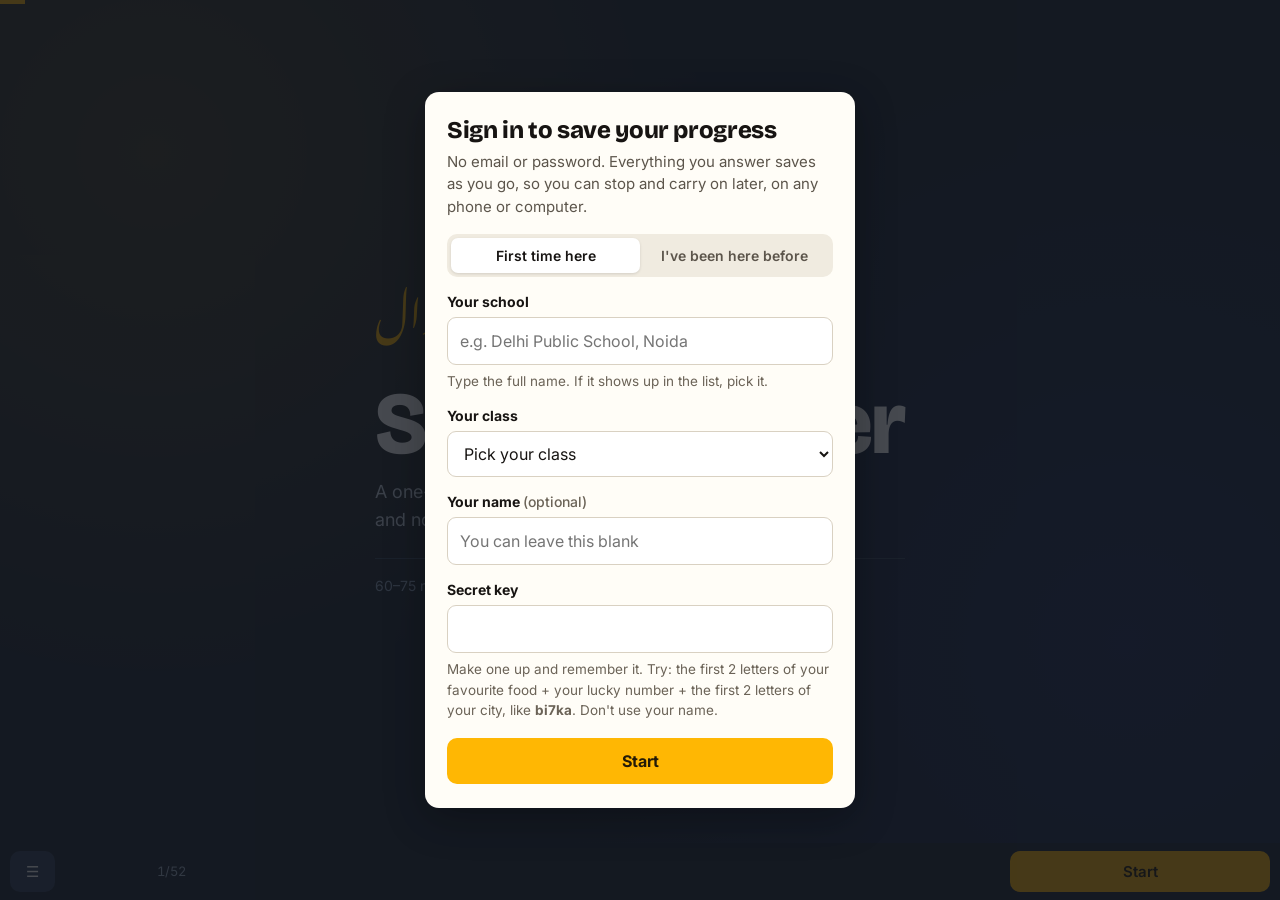
<file: courses/sawaal-better.html>
<!DOCTYPE html>
<html lang="en">
<head>
<meta charset="utf-8">
<meta name="viewport" content="width=device-width, initial-scale=1, viewport-fit=cover">
<title>Sawaal Better</title>
<link rel="preconnect" href="https://fonts.googleapis.com">
<link rel="preconnect" href="https://fonts.gstatic.com" crossorigin>
<link href="https://fonts.googleapis.com/css2?family=Bricolage+Grotesque:opsz,wght@12..96,400;12..96,600;12..96,800&family=Inter:wght@400;500;600;700&family=Noto+Nastaliq+Urdu:wght@700&family=Noto+Sans+Devanagari:wght@700&display=swap" rel="stylesheet">
<style>
:root{
  --ink:#171412;
  --slate:#1B2430;
  --slate-2:#2A3849;
  --page:#FFFDF7;
  --rule:#E4DED2;
  --muted:#6B6357;
  --marigold:#FFB703;
  --marigold-deep:#E08A00;
  --chilli:#E23A2E;
  --peacock:#0F7B6C;
  --ultramarine:#2743C4;
  --lilac:#F2EEFF;
  --mint:#E8F5F1;
  --blush:#FDECEA;
  --amberbg:#FFF4DC;
  --shadow:0 1px 0 var(--rule);
  --disp:"Bricolage Grotesque","Trebuchet MS",sans-serif;
  --body:"Inter",system-ui,-apple-system,"Segoe UI",sans-serif;
  --pad:clamp(18px,4.5vw,56px);
}
*{box-sizing:border-box}
html,body{margin:0;padding:0;height:100%}
body{
  background:var(--slate);
  color:var(--ink);
  font-family:var(--body);
  font-size:17px;
  line-height:1.55;
  -webkit-font-smoothing:antialiased;
  overscroll-behavior:none;
}
@media (max-width:600px){body{font-size:16px}}

/* ---------- shell ---------- */
#rail{position:fixed;top:0;left:0;height:4px;width:0;background:var(--marigold);z-index:60;transition:width .35s cubic-bezier(.4,0,.2,1)}
#stage{height:100dvh;display:flex;flex-direction:column}
#deck{flex:1;overflow-y:auto;overflow-x:hidden;scroll-behavior:smooth;-webkit-overflow-scrolling:touch}
.slide{display:none;min-height:100%;padding:calc(var(--pad) + 6px) var(--pad) 40px;background:var(--page);
  background-image:linear-gradient(var(--rule) 1px,transparent 1px);background-size:100% 34px;background-position:0 -1px}
.slide.on{display:block;animation:in .28s ease-out}
.slide.cover.on,.slide.divider.on{display:flex;align-items:center}
@keyframes in{from{opacity:0;transform:translateY(6px)}to{opacity:1;transform:none}}
.wrap{max-width:760px;margin:0 auto}
.wide .wrap{max-width:960px}

/* ---------- nav bar ---------- */
#bar{display:flex;align-items:center;gap:10px;background:var(--slate);color:#fff;padding:8px max(10px,env(safe-area-inset-left)) calc(8px + env(safe-area-inset-bottom)) 10px;z-index:50}
#sawaal-status{font-size:11px;line-height:1.3;color:#9FB0C6;max-width:26%;overflow:hidden;text-overflow:ellipsis;white-space:nowrap}
#sawaal-status[data-state="saved"]{color:#7FD8C5}#sawaal-status[data-state="offline"],#sawaal-status[data-state="error"]{color:var(--marigold)}
#sawaal-account{background:#1F2B3B;border-radius:12px;padding:14px 16px;margin:0 0 22px;color:#fff}
@media (max-width:600px){#sawaal-status{display:none}}
#bar button{font-family:var(--body);font-size:15px;font-weight:600;border:0;border-radius:10px;padding:11px 16px;cursor:pointer}
#prev{background:#33415A;color:#fff}
#next{background:var(--marigold);color:#231B08;flex:1;max-width:260px;margin-left:auto}
#next:disabled{opacity:.4;cursor:not-allowed}
#menuBtn{background:#33415A;color:#fff;padding:11px 13px}
#pos{font-size:13px;color:#9FB0C6;font-variant-numeric:tabular-nums;min-width:54px;text-align:center}
#modLabel{font-size:13px;color:#9FB0C6;max-width:30%;overflow:hidden;text-overflow:ellipsis;white-space:nowrap}
@media (max-width:520px){#modLabel{display:none}}

/* ---------- contents overlay ---------- */
#toc{position:fixed;inset:0;background:rgba(12,17,24,.96);color:#fff;z-index:70;display:none;overflow-y:auto;padding:24px}
#toc.on{display:block}
#toc h2{font-family:var(--disp);font-size:26px;margin:0 0 4px}
#toc p{color:#9FB0C6;margin:0 0 20px;font-size:14px}
.tocItem{display:block;width:100%;text-align:left;background:none;border:0;border-bottom:1px solid #33415A;color:#fff;padding:13px 2px;font-size:16px;font-family:var(--body);cursor:pointer}
.tocItem span{color:#8FA3BC;font-size:13px;display:block}
.tocItem:hover{color:var(--marigold)}
#tocClose{margin-top:22px;background:var(--marigold);color:#231B08;border:0;border-radius:10px;padding:12px 18px;font-weight:700;font-family:var(--body);font-size:15px;cursor:pointer}

/* ---------- typography ---------- */
h1{font-family:var(--disp);font-weight:800;font-size:clamp(32px,6.4vw,54px);line-height:1.02;letter-spacing:-.02em;margin:0 0 14px}
h2{font-family:var(--disp);font-weight:800;font-size:clamp(25px,4.6vw,38px);line-height:1.08;letter-spacing:-.015em;margin:0 0 12px}
h3{font-family:var(--disp);font-weight:700;font-size:20px;line-height:1.2;margin:24px 0 8px}
p{margin:0 0 14px;max-width:66ch}
.lead{font-size:clamp(17px,2.3vw,20px);color:#3C352C;max-width:60ch}
.tag{display:inline-block;border-left:4px solid var(--marigold);padding:1px 0 1px 9px;font-size:13px;font-weight:600;color:var(--muted);margin-bottom:14px}
.mins{color:var(--muted);font-size:13px;font-weight:500}
strong{font-weight:700}
.small{font-size:14px;color:var(--muted)}
ul,ol{margin:0 0 16px;padding-left:22px;max-width:64ch}
li{margin-bottom:8px}
a{color:var(--ultramarine)}

/* ---------- dividers ---------- */
.divider{background:var(--slate);background-image:none;color:#fff}
.divider .wrap{width:100%}
.divider h1{color:#fff}
.divider .num{font-family:var(--disp);font-weight:800;font-size:clamp(60px,17vw,150px);line-height:.82;color:var(--marigold);letter-spacing:-.04em;margin-bottom:6px}
.divider p{color:#B9C6D6;font-size:18px;max-width:52ch}
.divider .kit{margin-top:26px;border-top:1px solid #3A4A5E;padding-top:16px;color:#8FA3BC;font-size:14px}

/* ---------- cards & panels ---------- */
.panel{background:#fff;border:1px solid var(--rule);border-radius:4px;padding:20px;margin:0 0 18px;box-shadow:0 2px 0 var(--rule)}
.panel.tight{padding:15px}
.grid{display:grid;gap:12px;margin-bottom:18px}
@media (min-width:680px){.g2{grid-template-columns:1fr 1fr}.g3{grid-template-columns:repeat(3,1fr)}}
.mini{background:#fff;border:1px solid var(--rule);border-radius:4px;padding:15px}
.mini h4{margin:0 0 6px;font-family:var(--disp);font-size:17px;font-weight:700}
.mini p{font-size:15px;margin:0;color:#4A4238}

/* chat bubbles */
.chat{background:#fff;border:1px solid var(--rule);border-radius:4px;padding:14px;margin-bottom:14px}
.bub{border-radius:12px;padding:10px 13px;margin-bottom:8px;font-size:15px;line-height:1.45;max-width:92%}
.you{background:var(--lilac);border:1px solid #DCD4FA}
.ai{background:#F4F2EE;border:1px solid var(--rule);margin-left:auto}
.bub b{display:block;font-size:11px;letter-spacing:.04em;color:var(--muted);margin-bottom:3px;font-weight:700}

/* prompt boxes */
.prompt{background:var(--slate);color:#EAF0F7;border-radius:6px;padding:14px 15px;font-size:15px;line-height:1.5;white-space:pre-wrap;position:relative;margin-bottom:12px}
.prompt.weak{background:#F4EEEA;color:#5A483E;border:1px dashed #D9C6BA}
.copy{position:absolute;top:8px;right:8px;background:#3B4A60;color:#fff;border:0;border-radius:6px;font-size:12px;font-weight:600;padding:6px 9px;cursor:pointer;font-family:var(--body)}
.prompt.weak .copy{background:#C9B6A8;color:#3A2E26}
.copy.done{background:var(--peacock);color:#fff}

/* callouts */
.note{border-left:4px solid var(--ultramarine);background:#F2F4FF;padding:13px 15px;border-radius:0 4px 4px 0;margin-bottom:18px;font-size:15px}
.note.warn{border-color:var(--chilli);background:var(--blush)}
.note.good{border-color:var(--peacock);background:var(--mint)}
.note p:last-child{margin-bottom:0}
.note h4{margin:0 0 5px;font-family:var(--disp);font-size:16px}

/* ---------- activity ---------- */
.act{border:2px solid var(--ink);border-radius:4px;background:#fff;padding:0;margin:0 0 20px;overflow:hidden}
.act>header{background:var(--ink);color:#fff;padding:11px 16px;display:flex;align-items:center;gap:10px;flex-wrap:wrap}
.act>header h3{margin:0;color:#fff;font-size:17px;flex:1}
.act>header .mins{color:var(--marigold);font-weight:600}
.actbody{padding:18px 16px}
.qcard{border-bottom:1px solid var(--rule);padding-bottom:16px;margin-bottom:16px}
.qcard:last-child{border-bottom:0;margin-bottom:0;padding-bottom:0}
.qcard .qt{font-weight:600;margin-bottom:10px;display:block}
.opts{display:flex;flex-direction:column;gap:8px}
.opts.row{flex-direction:row;flex-wrap:wrap}
.opt{text-align:left;font-family:var(--body);font-size:15px;background:#fff;border:1.5px solid var(--rule);border-radius:4px;padding:11px 13px;cursor:pointer;transition:border-color .15s,background .15s;color:var(--ink)}
.opts.row .opt{flex:1;min-width:104px;text-align:center;font-weight:600}
.opt:hover{border-color:var(--ink)}
.opt:focus-visible{outline:3px solid var(--ultramarine);outline-offset:2px}
.opt.picked{border-width:2px;background:var(--slate);border-color:var(--slate);color:#fff}
.opt.right{background:var(--mint);border-color:var(--peacock)}
.opt.wrong{background:var(--blush);border-color:var(--chilli)}
.opt[disabled]{cursor:default}
.opt.dim{opacity:.5}
.fb{margin-top:10px;font-size:14.5px;line-height:1.5;padding:11px 13px;border-radius:4px;display:none}
.fb.on{display:block}
.fb.ok{background:var(--mint);border-left:4px solid var(--peacock)}
.fb.no{background:var(--blush);border-left:4px solid var(--chilli)}
.fb b{display:block;margin-bottom:3px}

/* traffic pills */
.opt.green{border-color:#9CCFC4}.opt.green.picked{background:var(--mint)}
.opt.amber{border-color:#E8C97A}.opt.amber.picked{background:var(--amberbg)}
.opt.red{border-color:#EFA9A3}.opt.red.picked{background:var(--blush)}

/* ---------- ROTI builder ---------- */
.roti{display:grid;gap:9px;margin-bottom:16px}
.layer{display:grid;grid-template-columns:44px 1fr;align-items:stretch;border-radius:14px;overflow:hidden;border:1.5px solid var(--rule)}
.layer .lk{display:flex;align-items:center;justify-content:center;font-family:var(--disp);font-weight:800;font-size:21px;color:#231B08}
.layer textarea{border:0;padding:11px 12px;font-family:var(--body);font-size:15px;resize:vertical;min-height:62px;background:#fff;color:var(--ink);line-height:1.45}
.layer textarea:focus{outline:2px solid var(--ultramarine);outline-offset:-2px}
.layer:nth-child(1) .lk{background:#FFD66B}
.layer:nth-child(2) .lk{background:#FFB703}
.layer:nth-child(3) .lk{background:#F08C2E}
.layer:nth-child(4) .lk{background:#E06C3A}
.meter{height:9px;background:var(--rule);border-radius:99px;overflow:hidden;margin:6px 0 6px}
.meter i{display:block;height:100%;width:0;background:var(--chilli);transition:width .3s,background .3s}
.mrow{display:flex;justify-content:space-between;align-items:center;font-size:13.5px;color:var(--muted);margin-bottom:12px}
.mrow b{color:var(--ink)}

/* hallucination hunt */
.doc{background:#fff;border:1px solid var(--rule);border-radius:4px;padding:16px;line-height:1.95;font-size:15.5px;margin-bottom:14px;counter-reset:sus}
.sus::before{counter-increment:sus;content:counter(sus);font-size:11px;font-weight:700;color:#7A7062;background:#F0EBE0;border-radius:4px;padding:2px 6px;margin-right:5px;vertical-align:1px}
.sus.hit::before{background:var(--chilli);color:#fff}.sus.shown::before{background:var(--marigold-deep);color:#fff}.sus.miss::before{background:var(--peacock);color:#fff}
.sus{border-bottom:2px dotted #B9AF9E;cursor:pointer;padding:1px 2px;border-radius:3px}
.sus:hover{background:#FFF7E0}
.sus.hit{background:#FFD9D5;border-bottom:2px solid var(--chilli)}
.sus.miss{background:#E6EFEA;border-bottom:2px solid var(--peacock)}
.sus.shown{background:#FFE9A8;border-bottom:2px solid var(--marigold-deep)}
.huntfb{font-size:14.5px}
.huntfb div{padding:9px 12px;border-radius:4px;margin-bottom:7px;background:#F7F4EE;border-left:4px solid var(--rule)}
.huntfb div.bad{background:var(--blush);border-color:var(--chilli)}
.huntfb div.fine{background:var(--mint);border-color:var(--peacock)}

/* inputs */
input[type=text],textarea,select{font-family:var(--body);font-size:15.5px;width:100%;border:1.5px solid var(--rule);border-radius:4px;padding:10px 12px;background:#fff;color:var(--ink)}
input[type=text]:focus,textarea:focus,select:focus{outline:2px solid var(--ultramarine);outline-offset:-1px;border-color:var(--ultramarine)}
textarea{resize:vertical;line-height:1.5}
label.fl{display:block;font-weight:600;font-size:14.5px;margin:14px 0 5px}
label.fl span{font-weight:400;color:var(--muted)}
.btn{font-family:var(--body);font-size:15px;font-weight:600;border:0;border-radius:8px;padding:11px 17px;cursor:pointer;background:var(--ink);color:#fff}
.btn.alt{background:var(--marigold);color:#231B08}
.btn.ghost{background:#fff;color:var(--ink);border:1.5px solid var(--ink)}
.btn:focus-visible{outline:3px solid var(--ultramarine);outline-offset:2px}
.btnrow{display:flex;gap:9px;flex-wrap:wrap;margin-bottom:12px}
.chips{display:flex;gap:7px;flex-wrap:wrap;margin-bottom:10px}
.chip{background:#F3EFE6;border:1px solid var(--rule);border-radius:99px;padding:7px 12px;font-size:13.5px;cursor:pointer;font-family:var(--body);color:#4A4238}
.chip:hover{background:var(--amberbg);border-color:var(--marigold)}

/* M&E block */
.me{border:2px dashed var(--slate-2);border-radius:4px;background:#FBFAF6;padding:16px;margin:22px 0 6px}
.meq.needs-answer,.qcard.needs-answer{outline:2px solid var(--chilli);outline-offset:5px;border-radius:4px;animation:shake .3s}
@keyframes shake{0%,100%{transform:translateX(0)}25%{transform:translateX(-4px)}75%{transform:translateX(4px)}}
#next.warn{background:var(--chilli);color:#fff}
.me>h3{margin:0 0 3px;font-size:18px}
.me .sub{font-size:13.5px;color:var(--muted);margin-bottom:14px}
.likert{display:flex;gap:6px;margin-top:7px}
.likert button{flex:1;font-family:var(--body);font-weight:600;font-size:15px;border:1.5px solid var(--rule);background:#fff;border-radius:4px;padding:10px 0;cursor:pointer;color:var(--ink)}
.likert button.on{background:var(--slate);color:#fff;border-color:var(--slate)}
.lends{display:flex;justify-content:space-between;font-size:12px;color:var(--muted);margin-top:4px}
.meq{margin-bottom:16px}
.meq>span.qt{display:block;font-weight:600;font-size:15px;margin-bottom:2px}
.saved{font-size:13.5px;color:var(--peacock);font-weight:600;display:none}
.saved.on{display:block}

/* timer */
.timer{display:inline-flex;align-items:center;gap:9px;background:var(--slate);color:#fff;border-radius:99px;padding:6px 8px 6px 15px;font-variant-numeric:tabular-nums;font-weight:700;font-size:17px;margin-bottom:14px}
.timer button{background:var(--marigold);color:#231B08;border:0;border-radius:99px;font-family:var(--body);font-weight:700;font-size:13px;padding:7px 12px;cursor:pointer}
.timer.done{background:var(--chilli)}

/* score stamp */
.stamp{display:none;border:3px solid var(--peacock);color:var(--peacock);font-family:var(--disp);font-weight:800;font-size:18px;padding:8px 14px;border-radius:6px;transform:rotate(-3deg);margin:12px 0}
.stamp.on{display:inline-block;animation:pop .3s ease-out}
@keyframes pop{from{transform:rotate(-3deg) scale(.8);opacity:0}to{transform:rotate(-3deg) scale(1);opacity:1}}

/* cover */
.cover{background:var(--slate);background-image:radial-gradient(circle at 12% 18%,rgba(255,183,3,.16),transparent 42%),radial-gradient(circle at 88% 76%,rgba(39,67,196,.22),transparent 46%);color:#fff}
.cover h1{font-size:clamp(42px,10vw,88px);color:#fff;margin-bottom:8px}
.scripts{font-size:clamp(24px,6vw,40px);color:var(--marigold);margin-bottom:20px;line-height:1.9}
.scripts .ur{font-family:"Noto Nastaliq Urdu",serif}
.scripts .dv{font-family:"Noto Sans Devanagari",serif}
.cover p{color:#C6D2E0;font-size:18px;max-width:46ch}
.cover .meta{margin-top:24px;display:flex;gap:20px;flex-wrap:wrap;color:#8FA3BC;font-size:14px;border-top:1px solid #3A4A5E;padding-top:16px}

table{width:100%;border-collapse:collapse;font-size:14.5px;margin-bottom:16px;background:#fff}
th,td{border:1px solid var(--rule);padding:9px 11px;text-align:left;vertical-align:top}
th{background:#F3EFE6;font-weight:700}

.hide{display:none}
@media (prefers-reduced-motion:reduce){*{animation:none!important;transition:none!important;scroll-behavior:auto!important}}
</style>
<script src="../config.js"></script>
<script src="../sawaal.js"></script>
</head>
<body>
<div id="rail"></div>
<div id="stage">
  <main id="deck"></main>
  <nav id="bar">
    <button id="menuBtn" aria-label="Open contents">☰</button>
    <button id="prev">Back</button>
    <span id="pos">1/1</span>
    <span id="sawaal-status" aria-live="polite"></span>
    <span id="modLabel"></span>
    <button id="next">Start</button>
  </nav>
</div>
<div id="toc" role="dialog" aria-label="Course contents">
  <div id="sawaal-account"></div>
  <h2>Course contents</h2>
  <p>Jump to any part. Your answers are kept as you go.</p>
  <div id="tocList"></div>
  <button id="tocClose">Close contents</button>
</div>
<template id="slides">

<!-- 1 COVER -->
<section class="slide cover">
  <div class="wrap">
    <div class="scripts"><span class="ur">سوال</span> &nbsp;/&nbsp; <span class="dv">सवाल</span></div>
    <h1>Sawaal Better</h1>
    <p>A one-hour workshop on getting real thinking out of AI — and not getting played by it.</p>
    <div class="meta">
      <span>60–75 minutes</span>
      <span>Ages 12–18</span>
      <span>6 activities</span>
      <span>Works on a phone</span>
    </div>
  </div>
</section>

<!-- 2 HOW IT WORKS -->
<section class="slide" data-mod="Getting started">
  <div class="wrap">
    <span class="tag">Before we start</span>
    <h2>Four things to know</h2>
    <div class="grid g2">
      <div class="mini"><h4>You will type a lot</h4><p>This is not a video. Almost every screen asks you to write, choose, or test something.</p></div>
      <div class="mini"><h4>Keep a chatbot open</h4><p>ChatGPT, Gemini, Claude, Copilot — any one. You will run real prompts in a second tab.</p></div>
      <div class="mini"><h4>Wrong answers are useful</h4><p>Several activities are traps. Falling in is the fastest way to remember the lesson.</p></div>
      <div class="mini"><h4>Your answers get saved</h4><p id="saveNote">Kept on this device only, until you export them at the end. Nothing is sent anywhere automatically.</p></div>
    </div>
    <div class="panel">
      <h3 style="margin-top:0" id="pidTitle">Make your code name</h3>
      <p class="small">We don't want your real name. Build a code from things only you would pick — first two letters of your favourite food, your lucky number, first two letters of your city. Example: <b>bi7ka</b></p>
      <label class="fl" for="pid">Your code name</label>
      <input type="text" id="pid" maxlength="16" placeholder="e.g. bi7ka" autocomplete="off">
      <p id="pidSigned" class="hide" style="font-size:22px;font-weight:700;font-family:var(--disp);margin:6px 0 0"></p>
      <p class="small" style="margin-top:10px">Noticing that we asked for a code instead of your name? That's lesson one. Keep it in mind for Module 5.</p>
    </div>
  </div>
</section>

<!-- 3 BASELINE -->
<section class="slide" data-mod="Getting started">
  <div class="wrap">
    <span class="tag">Getting started</span>
    <h2>Where are you starting from?</h2>
    <p class="lead">No right answers here. We ask the same questions at the end to see what moved.</p>
    <div class="me" data-me="base"></div>
  </div>
</section>

<!-- 4 DIVIDER M1 -->
<section class="slide divider" data-mod="Module 1">
  <div class="wrap">
    <div class="num">1</div>
    <h1>Who's driving?</h1>
    <p>Three students. Same chatbot. Wildly different results. The difference isn't the tool.</p>
    <div class="kit">10 minutes — 1 activity</div>
  </div>
</section>

<!-- 5 RICKSHAW -->
<section class="slide" data-mod="Module 1 — Who's driving?">
  <div class="wrap">
    <span class="tag">The idea</span>
    <h2>Three ways to sit in a rickshaw</h2>
    <p class="lead">Same vehicle, same road. What changes is who decides where you end up.</p>
    <div class="grid g3">
      <div class="mini" style="border-top:5px solid var(--chilli)">
        <h4>Passenger</h4>
        <p>You say "college" and fall asleep. You arrive somewhere. You don't know the route, so you can't get there again alone.</p>
        <p style="margin-top:8px;color:var(--chilli);font-weight:600">Copy, paste, submit, forget.</p>
      </div>
      <div class="mini" style="border-top:5px solid var(--marigold-deep)">
        <h4>Co-pilot</h4>
        <p>You argue about the shortcut, point out the blocked road, suggest a turn. You're paying attention.</p>
        <p style="margin-top:8px;color:var(--marigold-deep);font-weight:600">Ask, push back, adjust.</p>
      </div>
      <div class="mini" style="border-top:5px solid var(--peacock)">
        <h4>Driver</h4>
        <p>You picked the destination before you got in, you know why you chose that road, and you'd notice if you were being taken the long way.</p>
        <p style="margin-top:8px;color:var(--peacock);font-weight:600">Plan, steer, check, learn.</p>
      </div>
    </div>
    <div class="note">
      <h4>The uncomfortable part</h4>
      <p>Passengers usually finish homework faster. They also score worse on the test, because the chatbot did the learning and the chatbot isn't sitting the exam.</p>
    </div>
  </div>
</section>

<!-- 6 TRANSCRIPTS -->
<section class="slide" data-mod="Module 1 — Who's driving?">
  <div class="wrap">
    <span class="tag">Look closely</span>
    <h2>Same topic, three chats</h2>
    <p>All three students had to write about water shortage in their city.</p>
    <div class="chat">
      <div class="bub you"><b>Student A</b>Write an essay on water shortage in Karachi, 500 words</div>
      <div class="bub ai"><b>AI</b>Water shortage in Karachi is a serious problem affecting millions...</div>
      <div class="bub you"><b>Student A</b>thanks</div>
    </div>
    <div class="chat">
      <div class="bub you"><b>Student B</b>What causes water shortage in Karachi?</div>
      <div class="bub ai"><b>AI</b>Main causes include supply gaps, leakage, illegal connections, population growth...</div>
      <div class="bub you"><b>Student B</b>Explain illegal connections more simply</div>
      <div class="bub ai"><b>AI</b>Sure — an illegal connection is when...</div>
    </div>
    <div class="chat">
      <div class="bub you"><b>Student C</b>I'm writing a 500-word school essay on why our area gets water only twice a week. My argument: the problem is distribution, not rainfall. Don't write the essay. First, give me the three strongest counter-arguments to my claim so I can answer them.</div>
      <div class="bub ai"><b>AI</b>Three counter-arguments: 1) reservoir levels depend on rainfall and upstream flow...</div>
      <div class="bub you"><b>Student C</b>Counter-argument 2 is the one I can't answer. Ask me four questions that would help me figure out my own position on it.</div>
    </div>
    <p class="small">Student C spent longer. Student C also now owns an argument that is hers.</p>
  </div>
</section>

<!-- 7 ACTIVITY 1 -->
<section class="slide" data-mod="Module 1 — Who's driving?">
  <div class="wrap">
    <div class="act" data-act="drivers">
      <header><h3>Activity 1 — Spot the driver</h3><span class="mins">5 min</span></header>
      <div class="actbody">
        <p class="small" style="margin-bottom:16px">Read each message a student sent. Who's behind the wheel?</p>

        <div class="qcard" data-q="d1">
          <span class="qt">1. "summarise chapter 4 of my biology book"</span>
          <div class="opts row">
            <button class="opt" data-v="Passenger" data-correct="1" data-fb="Right. No book attached, no class level, no purpose, and nothing to do with the summary afterwards. The AI will invent a generic chapter 4.">Passenger</button>
            <button class="opt" data-v="Co-pilot" data-fb="Not quite — there's nothing here to co-pilot with. No source, no goal, no follow-up.">Co-pilot</button>
            <button class="opt" data-v="Driver" data-fb="A driver would attach the actual chapter, name the board and class, and say what the summary is for.">Driver</button>
          </div>
          <div class="fb"></div>
        </div>

        <div class="qcard" data-q="d2">
          <span class="qt">2. "That answer used the word 'inversion'. I don't know it. Explain it using something I'd see in Lahore in December, then check if I understood by asking me a question."</span>
          <div class="opts row">
            <button class="opt" data-v="Passenger" data-fb="The opposite. This student caught a gap in their own understanding and did something about it.">Passenger</button>
            <button class="opt" data-v="Co-pilot" data-fb="Close, and a defensible answer. But notice the last clause — asking to be tested is a driver move, not just a follow-up question.">Co-pilot</button>
            <button class="opt" data-v="Driver" data-correct="1" data-fb="Yes. Three driver moves in one message: spotted a gap, demanded a local example, and asked to be tested rather than told.">Driver</button>
          </div>
          <div class="fb"></div>
        </div>

        <div class="qcard" data-q="d3">
          <span class="qt">3. "Give me 10 research questions about social media" then picks number 4 and submits it as the project topic.</span>
          <div class="opts row">
            <button class="opt" data-v="Passenger" data-correct="1" data-fb="Right. The AI chose the topic, not the student. A driver would ask which of the ten they could actually collect data on in their own school, then rewrite it in their own words.">Passenger</button>
            <button class="opt" data-v="Co-pilot" data-fb="Generating options is fine. Accepting one without testing it against your time, your access and your interest is not.">Co-pilot</button>
            <button class="opt" data-v="Driver" data-fb="Picking from a list you didn't shape isn't steering. Whose project is it now?">Driver</button>
          </div>
          <div class="fb"></div>
        </div>

        <div class="qcard" data-q="d4">
          <span class="qt">4. "Here's my own summary of the article. Here's yours. I think yours missed the author's main criticism. Am I right, and where exactly did it get dropped?"</span>
          <div class="opts row">
            <button class="opt" data-v="Passenger" data-fb="Look again — this student is grading the AI, not the other way round.">Passenger</button>
            <button class="opt" data-v="Co-pilot" data-fb="Fair answer. But the student made a judgement first and is now testing it, which goes past collaboration.">Co-pilot</button>
            <button class="opt" data-v="Driver" data-correct="1" data-fb="Yes. She did the work first, formed an opinion, and used AI to check her opinion. That order matters more than anything else in this course.">Driver</button>
          </div>
          <div class="fb"></div>
        </div>

        <div class="qcard" data-q="d5">
          <span class="qt">5. "explain again" ... "explain again" ... "simpler" ... "simpler" ... (eight times, then gives up)</span>
          <div class="opts row">
            <button class="opt" data-v="Passenger" data-fb="Understandable guess, since it failed. But the student was actively trying — the problem was the strategy, not the effort.">Passenger</button>
            <button class="opt" data-v="Co-pilot" data-correct="1" data-fb="Yes — effort without a plan. Repeating 'simpler' gives the AI nothing new to work with. Module 6 teaches the four moves that would have rescued this chat.">Co-pilot</button>
            <button class="opt" data-v="Driver" data-fb="A driver would have changed strategy after the second failure, not the eighth.">Driver</button>
          </div>
          <div class="fb"></div>
        </div>
        <div class="stamp" data-stamp="drivers"></div>
      </div>
    </div>
  </div>
</section>

<!-- 8 DEBRIEF -->
<section class="slide" data-mod="Module 1 — Who's driving?">
  <div class="wrap">
    <span class="tag">Keep this</span>
    <h2>What drivers actually do</h2>
    <p class="lead">Four habits. Everything else in this course is practice for these.</p>
    <div class="panel tight" style="border-left:5px solid var(--marigold)">
      <h3 style="margin-top:0">1. Decide the destination before opening the chat</h3>
      <p class="small" style="margin:0">"I want to be able to explain osmosis to someone else by 8pm" beats "help with osmosis".</p>
    </div>
    <div class="panel tight" style="border-left:5px solid var(--marigold)">
      <h3 style="margin-top:0">2. Bring your own material</h3>
      <p class="small" style="margin:0">Your notes, your draft, your syllabus, your city. AI is average about everything until you make it specific to you.</p>
    </div>
    <div class="panel tight" style="border-left:5px solid var(--marigold)">
      <h3 style="margin-top:0">3. Make it ask, not just answer</h3>
      <p class="small" style="margin:0">The most valuable thing a chatbot can give a student is a good question.</p>
    </div>
    <div class="panel tight" style="border-left:5px solid var(--marigold)">
      <h3 style="margin-top:0">4. Check before you trust</h3>
      <p class="small" style="margin:0">Especially about anything local, recent, legal, or numerical. Module 4 shows why.</p>
    </div>
  </div>
</section>

<!-- 9 M&E 1 -->
<section class="slide" data-mod="Module 1 — Who's driving?">
  <div class="wrap">
    <span class="tag">Module 1 check-in</span>
    <h2>Quick check-in</h2>
    <div class="me" data-me="m1"></div>
  </div>
</section>

<!-- 10 DIVIDER M2 -->
<section class="slide divider" data-mod="Module 2">
  <div class="wrap">
    <div class="num">2</div>
    <h1>Make a better roti</h1>
    <p>Four layers that turn a lazy question into one that actually teaches you something.</p>
    <div class="kit">14 minutes — 1 activity</div>
  </div>
</section>

<!-- 11 WHY WEAK PROMPTS FAIL -->
<section class="slide" data-mod="Module 2 — Better prompts">
  <div class="wrap">
    <span class="tag">The problem</span>
    <h2>"Explain photosynthesis" gets you a Wikipedia paragraph</h2>
    <p class="lead">Not because the AI is weak. Because you asked a question that has no one in it — no class, no board, no exam, no confusion, no you.</p>
    <div class="prompt weak">explain photosynthesis<button class="copy" data-copy>Copy</button></div>
    <p>The AI has to guess. Are you eight or eighteen? Is this for a two-mark question or a project? Do you already know about chlorophyll, or is this the first time? It guesses "average", and average is useless to you.</p>
    <div class="note warn">
      <h4>Two failures that look opposite</h4>
      <p><b>Too thin:</b> "explain photosynthesis" — nothing to work with.<br>
      <b>Too thick:</b> a 200-word paragraph about how your teacher is unfair and you have exams and you also didn't understand respiration and your sister said something — the AI loses the actual question in the noise.</p>
    </div>
    <p>Both are fixed the same way: structure.</p>
  </div>
</section>

<!-- 12 ROTI -->
<section class="slide" data-mod="Module 2 — Better prompts">
  <div class="wrap">
    <span class="tag">The tool</span>
    <h2>R.O.T.I.</h2>
    <p class="lead">Four layers. Same as the thing on your plate — the base that everything else sits on.</p>
    <div class="grid g2">
      <div class="mini" style="border-left:6px solid #FFD66B"><h4>R — Role and reader</h4><p>Who should the AI be, and who is it talking to? "You're a Federal Board examiner. I'm a Class 9 student who finds chemistry hard."</p></div>
      <div class="mini" style="border-left:6px solid #FFB703"><h4>O — Outcome</h4><p>Exactly what you want back, and how much. "Three exam-style questions with a marking scheme, under 150 words total."</p></div>
      <div class="mini" style="border-left:6px solid #F08C2E"><h4>T — Tight rules</h4><p>What it must not do. "Don't give me the answers yet." "No bullet points." "Use simple English, no fancy words."</p></div>
      <div class="mini" style="border-left:6px solid #E06C3A"><h4>I — Input</h4><p>Your own material and your world. Your notes, your draft, your syllabus, your city, your language.</p></div>
    </div>
    <div class="note good">
      <h4>The layer everyone skips</h4>
      <p><b>I</b>. Most students never paste anything in. A prompt with your actual notes in it will beat a clever prompt with nothing in it, every single time.</p>
    </div>
  </div>
</section>

<!-- 13 BEFORE AFTER 1 -->
<section class="slide" data-mod="Module 2 — Better prompts">
  <div class="wrap">
    <span class="tag">Rebuild 1</span>
    <h2>Studying for a test</h2>
    <p class="small">Before</p>
    <div class="prompt weak">explain photosynthesis<button class="copy" data-copy>Copy</button></div>
    <p class="small">After</p>
    <div class="prompt">You are a patient science teacher. I'm in Class 9, Sindh Board, and my test is on Thursday.

Explain photosynthesis in under 150 words, using the neem tree outside my house as the example instead of a generic plant.

Then ask me three short questions of the kind that appear in board papers. Do not give me the answers — wait for mine, then tell me exactly where I lost marks.

Here are my class notes so you match my syllabus: [paste your notes]<button class="copy" data-copy>Copy</button></div>
    <div class="grid g2">
      <div class="mini"><h4>What changed</h4><p>Role, class, board, deadline, word limit, a local example, a hard rule ("do not give me the answers"), and your own notes.</p></div>
      <div class="mini"><h4>Why it matters</h4><p>The second prompt makes you produce answers. The first one lets you read and feel productive without producing anything.</p></div>
    </div>
  </div>
</section>

<!-- 14 BEFORE AFTER 2 — TUTOR FLIP -->
<section class="slide" data-mod="Module 2 — Better prompts">
  <div class="wrap">
    <span class="tag">Rebuild 2</span>
    <h2>Writing an essay without cheating</h2>
    <p class="small">Before</p>
    <div class="prompt weak">write an essay on smog in Lahore 600 words<button class="copy" data-copy>Copy</button></div>
    <p class="small">After</p>
    <div class="prompt">I'm writing my own 600-word essay on why Lahore's smog gets worse every November. My argument is that crop burning gets blamed because it's the easiest thing to blame.

Here is my outline: [paste outline]

Act as a strict examiner who wants me to fail if my logic is weak. Do three things:
1. Name the two weakest claims in my outline and say why they're weak.
2. Ask me four questions I have not answered.
3. Tell me one thing a reader in Lahore would know that my outline ignores.

Do not write any part of the essay. Do not suggest sentences.<button class="copy" data-copy>Copy</button></div>
    <div class="note good">
      <h4>The Tutor Flip</h4>
      <p>Turn the AI from an answer machine into a question machine. Add one line to almost any prompt: <b>"Don't answer it — ask me the questions that would help me answer it myself."</b></p>
      <p>This is also the version you can show your teacher without your stomach dropping.</p>
    </div>
  </div>
</section>

<!-- 15 BEFORE AFTER 3 -->
<section class="slide" data-mod="Module 2 — Better prompts">
  <div class="wrap">
    <span class="tag">Rebuild 3</span>
    <h2>Numbers and money</h2>
    <p class="small">Before</p>
    <div class="prompt weak">my school has 1200 students and fee is 3500 per month how much per year total<button class="copy" data-copy>Copy</button></div>
    <p class="small">After</p>
    <div class="prompt">Work this out step by step and show every step.

1,200 students pay Rs 3,500 per month for 11 months (the school skips one month).

Give the total in rupees in digits, then convert it to lakhs and crores, then state the conversion rule you used so I can check it.

Finally, tell me one thing in my question that was unclear or that you had to assume.<button class="copy" data-copy>Copy</button></div>
    <div class="note warn">
      <h4>Why the "lakhs and crores" line is there</h4>
      <p>AI systems are trained mostly on English text from outside our region, and they mix up lakh and crore surprisingly often — sometimes inside a sentence that sounds perfectly confident. Asking it to state the rule makes the mistake visible.</p>
      <p style="margin-bottom:0">Try both versions right now. The last line — "tell me what you had to assume" — is worth adding to almost every prompt you ever write.</p>
    </div>
  </div>
</section>

<!-- 16 ACTIVITY 2 -->
<section class="slide wide" data-mod="Module 2 — Better prompts">
  <div class="wrap">
    <div class="act" data-act="roti">
      <header><h3>Activity 2 — Build a roti</h3><span class="mins">8 min</span></header>
      <div class="actbody">
        <p class="small">Pick something you actually have to do this week. Fill all four layers. The finished prompt builds itself below — copy it into a chatbot and run it for real.</p>
        <div class="chips" data-fill="roti">
          <button class="chip" data-ex="exam">Example: board exam revision</button>
          <button class="chip" data-ex="project">Example: science project</button>
          <button class="chip" data-ex="urdu">Example: Urdu literature</button>
          <button class="chip" data-ex="clear">Clear</button>
        </div>
        <div class="roti">
          <div class="layer"><div class="lk">R</div><textarea id="r_r" data-store="roti_r" placeholder="Role and reader — who should it be, and who are you? Class, board, subject, what you find hard."></textarea></div>
          <div class="layer"><div class="lk">O</div><textarea id="r_o" data-store="roti_o" placeholder="Outcome — exactly what you want back. Format, length, how many."></textarea></div>
          <div class="layer"><div class="lk">T</div><textarea id="r_t" data-store="roti_t" placeholder="Tight rules — what it must NOT do. Language, level, 'don't give answers yet'."></textarea></div>
          <div class="layer"><div class="lk">I</div><textarea id="r_i" data-store="roti_i" placeholder="Input — your notes, your draft, your city, your data. Paste or describe it."></textarea></div>
        </div>
        <div class="mrow"><span>Prompt strength</span><b id="r_label">Empty</b></div>
        <div class="meter"><i id="r_meter"></i></div>
        <div class="prompt" id="r_out">Your prompt will appear here as you type.<button class="copy" data-copy>Copy</button></div>
        <p class="small" id="r_tip"></p>
        <div class="note" style="margin-bottom:0">
          <h4>Then do this</h4>
          <p>Run your prompt. Now swap phones with the person next to you and run <b>their</b> prompt too. Whose output was more useful, and what exactly in the wording made the difference?</p>
        </div>
      </div>
    </div>
  </div>
</section>

<!-- 17 M&E 2 -->
<section class="slide" data-mod="Module 2 — Better prompts">
  <div class="wrap">
    <span class="tag">Module 2 check-in</span>
    <h2>Quick check-in</h2>
    <div class="me" data-me="m2"></div>
  </div>
</section>

<!-- 18 DIVIDER M3 -->
<section class="slide divider" data-mod="Module 3">
  <div class="wrap">
    <div class="num">3</div>
    <h1>Climb, don't jump</h1>
    <p>One giant question gets you a shallow answer. Five small ones get you somewhere you couldn't have reached alone.</p>
    <div class="kit">12 minutes — 1 activity</div>
  </div>
</section>

<!-- 19 LADDER -->
<section class="slide" data-mod="Module 3 — The ladder">
  <div class="wrap">
    <span class="tag">The tool</span>
    <h2>The five-rung ladder</h2>
    <p class="lead">Start wide, then narrow, then make it local, then make it test you, then find what's missing.</p>
    <table>
      <tr><th style="width:22%">Rung</th><th>What you send</th></tr>
      <tr><td><b>1. Map</b></td><td>"Give me the main causes of X as a list only. No explanations yet."</td></tr>
      <tr><td><b>2. Pick</b></td><td>"Take cause 3. Explain it in 100 words at Class 10 level."</td></tr>
      <tr><td><b>3. Ground</b></td><td>"Give me one real example of this from my city in the last five years. Tell me how sure you are and what I should verify."</td></tr>
      <tr><td><b>4. Test</b></td><td>"Ask me three questions to check I actually understood. Don't give answers."</td></tr>
      <tr><td><b>5. Gap</b></td><td>"What's the most important thing about this topic we haven't touched, and why does it matter?"</td></tr>
    </table>
    <div class="note">
      <h4>Why rung 1 says "list only"</h4>
      <p>If you let the AI explain everything at once, you get 800 words you will skim and forget. A bare list forces <b>you</b> to choose what to go deeper on — and choosing is the part that makes it stick.</p>
    </div>
  </div>
</section>

<!-- 20 WORKED LADDER -->
<section class="slide" data-mod="Module 3 — The ladder">
  <div class="wrap">
    <span class="tag">Worked example</span>
    <h2>"Why does our area get water twice a week?"</h2>
    <div class="chat">
      <div class="bub you"><b>Rung 1 — Map</b>List the main reasons a large South Asian city can have piped water shortages. List only, maximum eight items, no explanation.</div>
      <div class="bub you"><b>Rung 2 — Pick</b>Item 5 was "distribution losses". Explain that in 100 words for a Class 10 student. No jargon.</div>
      <div class="bub you"><b>Rung 3 — Ground</b>Give me one documented example of distribution losses in a Pakistani or Indian city. Tell me how confident you are in each fact, and list exactly which facts I should check myself before I use them.</div>
      <div class="bub you"><b>Rung 4 — Test</b>Ask me three questions that would show whether I understand distribution losses well enough to explain them to my class. Don't answer them.</div>
      <div class="bub you"><b>Rung 5 — Gap</b>Based on this whole conversation, what's the most important thing about water shortage we haven't discussed? Why would leaving it out weaken my project?</div>
    </div>
    <p class="small">Five messages, about six minutes. The student now has a structure, a local example, a list of things to verify, proof of what they understood, and a direction for the next session.</p>
  </div>
</section>

<!-- 21 ACTIVITY 3 -->
<section class="slide wide" data-mod="Module 3 — The ladder">
  <div class="wrap">
    <div class="act" data-act="ladder">
      <header><h3>Activity 3 — Build your ladder</h3><span class="mins">7 min</span></header>
      <div class="actbody">
        <label class="fl" for="lad_topic">Your topic <span>— pick one or type your own</span></label>
        <select id="lad_topic" data-store="ladder_topic_pick">
          <option value="">Choose a starting topic</option>
          <option>Why exam stress rises in the weeks before board exams</option>
          <option>How mobile data prices affect students in my city</option>
          <option>Why some crops fail during a weak monsoon</option>
          <option>How load shedding changes when people study</option>
          <option>Why traffic accidents are common on our main road</option>
          <option>What makes a cricket batting average misleading</option>
          <option>How street food is inspected for safety in my city</option>
          <option value="__own">Something else (I'll type it)</option>
        </select>
        <input type="text" id="lad_own" data-store="ladder_topic_own" class="hide" placeholder="Type your own topic" style="margin-top:8px">
        <div class="btnrow" style="margin-top:14px"><button class="btn alt" id="lad_build">Draft my five rungs</button><button class="btn ghost" id="lad_copy">Copy all five</button></div>
        <label class="fl">Rung 1 — Map</label><textarea id="lad1" data-store="ladder_rung1" rows="2"></textarea>
        <label class="fl">Rung 2 — Pick</label><textarea id="lad2" data-store="ladder_rung2" rows="2"></textarea>
        <label class="fl">Rung 3 — Ground</label><textarea id="lad3" data-store="ladder_rung3" rows="2"></textarea>
        <label class="fl">Rung 4 — Test</label><textarea id="lad4" data-store="ladder_rung4" rows="2"></textarea>
        <label class="fl">Rung 5 — Gap</label><textarea id="lad5" data-store="ladder_rung5" rows="2"></textarea>
        <p class="small" style="margin-top:12px">The draft is a starting point, not a script. Edit every rung so it sounds like you and fits your actual topic — then run rungs 1 and 2 for real before moving on.</p>
        <label class="fl" for="lad_note">After running rungs 1 and 2: what did you decide to go deeper on, and why that one?</label>
        <textarea id="lad_note" rows="3" data-store="ladder_choice"></textarea>
      </div>
    </div>
  </div>
</section>

<!-- 22 TUTOR FLIP PACK -->
<section class="slide" data-mod="Module 3 — The ladder">
  <div class="wrap">
    <span class="tag">Steal these</span>
    <h2>Six lines that change what you get back</h2>
    <p class="lead">Add any of these to the end of a prompt you were going to send anyway.</p>
    <div class="prompt">Don't answer this. Ask me the four questions I'd need to answer it myself.<button class="copy" data-copy>Copy</button></div>
    <div class="prompt">Before answering, ask me two questions about what I already know.<button class="copy" data-copy>Copy</button></div>
    <div class="prompt">Give me your answer, then argue against it as strongly as you can.<button class="copy" data-copy>Copy</button></div>
    <div class="prompt">Which parts of that answer should I verify myself, and where exactly would I check?<button class="copy" data-copy>Copy</button></div>
    <div class="prompt">Rate my understanding from what I've written so far, and tell me the one gap that matters most.<button class="copy" data-copy>Copy</button></div>
    <div class="prompt">Explain it again as if I'm the teacher and you're the student who's unsure.<button class="copy" data-copy>Copy</button></div>
    <p class="small">Screenshot this screen. It's the most reusable thing in the course.</p>
  </div>
</section>

<!-- 23 M&E 3 -->
<section class="slide" data-mod="Module 3 — The ladder">
  <div class="wrap">
    <span class="tag">Module 3 check-in</span>
    <h2>Quick check-in</h2>
    <div class="me" data-me="m3"></div>
  </div>
</section>

<!-- 24 DIVIDER M4 -->
<section class="slide divider" data-mod="Module 4">
  <div class="wrap">
    <div class="num">4</div>
    <h1>It lies beautifully</h1>
    <p>The dangerous AI answer isn't the one that's obviously wrong. It's the one that's 90% right, in perfect English, with a fake source at the end.</p>
    <div class="kit">14 minutes — 1 activity</div>
  </div>
</section>

<!-- 25 WHY IT MAKES THINGS UP -->
<section class="slide" data-mod="Module 4 — Checking AI">
  <div class="wrap">
    <span class="tag">How it works</span>
    <h2>It's built to sound right, not to be right</h2>
    <p class="lead">A chatbot predicts what words usually come next. Usually, the words that come next are also true — which is exactly why the times they aren't will catch you.</p>
    <div class="grid g2">
      <div class="mini"><h4>It never shrugs</h4><p>A human tutor says "I'm not sure, check the textbook." A chatbot produces a confident paragraph either way, because confident paragraphs are what its training looked like.</p></div>
      <div class="mini"><h4>It fills the shape</h4><p>Ask for a citation and it produces something shaped like a citation — plausible author, plausible journal, plausible year. Existing is optional.</p></div>
      <div class="mini"><h4>Agreeing is easy</h4><p>Push back on a correct answer and many chatbots will fold and "correct" themselves into a wrong one. Test this. It's unsettling.</p></div>
      <div class="mini"><h4>Its world is thin here</h4><p>Far more of its training text is about London than about Larkana. The further you get from big English-language topics, the thinner it gets.</p></div>
    </div>
    <div class="note warn" style="margin-bottom:0">
      <h4>Try this in 30 seconds</h4>
      <p>Ask a chatbot a factual question you know the answer to. When it answers correctly, reply: "That's wrong, are you sure?" Watch what happens. Now imagine doing that by accident in a subject you don't know.</p>
    </div>
  </div>
</section>

<!-- 26 WEAK SPOTS -->
<section class="slide" data-mod="Module 4 — Checking AI">
  <div class="wrap">
    <span class="tag">Know the risk zones</span>
    <h2>Where it's weakest about us</h2>
    <p class="lead">These are the topics where you should assume it's wrong until you've checked.</p>
    <ul>
      <li><b>Laws and rules</b> — invented section numbers, mixed-up Indian and Pakistani law, rules that were repealed years ago.</li>
      <li><b>Your syllabus</b> — board syllabi change. It'll happily describe a Class 10 chapter list that hasn't been accurate since 2019.</li>
      <li><b>Anything recent or local</b> — last month's result, your district's rainfall, your city's new bus route, a current officeholder.</li>
      <li><b>Lakh, crore and currency</b> — conversions and rupee figures go wrong quietly.</li>
      <li><b>Regional languages</b> — Urdu, Sindhi, Punjabi, Pashto, Tamil, Bangla. Grammar errors and confident nonsense, especially in Nastaliq script.</li>
      <li><b>Poetry and quotes</b> — a couplet by Faiz confidently credited to Iqbal, or a shair invented on the spot in the right style.</li>
      <li><b>Small places and small numbers</b> — population of your tehsil, fees at your college, distance between two towns.</li>
    </ul>
    <div class="note good">
      <h4>The upside</h4>
      <p>You know things it doesn't. Your street, your school, your language, this week. That's not a small advantage — it's the reason you can catch it out.</p>
    </div>
  </div>
</section>

<!-- 27 ACTIVITY 4 -->
<section class="slide wide" data-mod="Module 4 — Checking AI">
  <div class="wrap">
    <div class="act" data-act="hunt">
      <header><h3>Activity 4 — Hallucination hunt</h3><span class="mins">8 min</span></header>
      <div class="actbody">
        <p class="small">A Class 10 student asked a chatbot for help with a project on Lahore smog. This is what came back. <b>Tap every part you would not put in your project without checking.</b> Four of the six are genuinely dangerous.</p>
        <div class="doc" id="huntdoc">
          <span class="sus" data-v="fine" data-note="Reasonable and well known. Broad, checkable claims like this are the safest thing an AI gives you — though you would still cite a real source in a project.">Lahore's winter smog is caused by a mix of vehicle emissions, industrial smoke, crop residue burning and a temperature inversion that traps pollution close to the ground.</span>
          <span class="sus" data-v="soft" data-note="This is probably true, but it is a number — and numbers change every year. Check a live air quality source before you write it down. Flagging a number never costs you anything.">The air quality index in Lahore regularly crosses 400 in November and December.</span>
          <span class="sus" data-v="bad" data-note="Invented. There is no Punjab Clean Air Act 2017 with that section, and no province-wide rickshaw ban in 2019. AI produces law-shaped text with confident section numbers. Never cite a law you have not seen on an official government site.">Under Section 9 of the Punjab Clean Air Act 2017, all rickshaws older than ten years were banned across the province in 2019.</span>
          <span class="sus" data-v="bad" data-note="A fake citation, and the giveaway is the false precision. Real author-shaped name, real-sounding journal, suspiciously exact figure. Search the journal name first — if the journal does not exist, nothing that follows matters.">A 2021 study by Dr. Ayesha Rahman in the Journal of South Asian Environmental Science found that exactly 68.4% of winter smog comes from crop burning.</span>
          <span class="sus" data-v="bad" data-note="Unit error. 2.3 crore would be 230 lakh, not 23 lakh — the sentence contradicts itself. This is the single most common quiet mistake AI makes with South Asian numbers, and it slips past readers because the first half sounds right.">Lahore's population is around 2.3 crore, which is roughly 23 lakh people.</span>
          <span class="sus" data-v="bad" data-note="A fabricated link. AI builds URLs that look like URLs. Anything you cannot click and read yourself does not go in your project. Copy the link into a browser before you ever reference it.">For your references, cite the WHO's 2024 Lahore Air Report, available at who.int/lahore-smog-2024.</span>
        </div>
        <div class="btnrow">
          <button class="btn alt" id="hunt_check">Show me the answers</button>
          <button class="btn ghost" id="hunt_reset">Start over</button>
        </div>
        <div class="stamp" data-stamp="hunt"></div>
        <div class="huntfb" id="hunt_fb"></div>
      </div>
    </div>
  </div>
</section>

<!-- 28 DNA TEST -->
<section class="slide" data-mod="Module 4 — Checking AI">
  <div class="wrap">
    <span class="tag">Keep this</span>
    <h2>Run a DNA test on every answer</h2>
    <p class="lead">You don't have time to verify everything. You do have time to verify three kinds of thing.</p>
    <div class="grid g3">
      <div class="mini" style="border-top:5px solid var(--chilli)"><h4>D — Dates</h4><p>Years, deadlines, "recently", "as of last year". Its sense of time is unreliable and it doesn't always know what happened after its training ended.</p></div>
      <div class="mini" style="border-top:5px solid var(--chilli)"><h4>N — Names and numbers</h4><p>People, places, statistics, percentages, prices, lakh and crore. Precision is not evidence — 68.4% is not more trustworthy than 68%, it's more suspicious.</p></div>
      <div class="mini" style="border-top:5px solid var(--chilli)"><h4>A — Attributions</h4><p>Quotes, studies, laws, links, "according to". Anything with a source attached needs the source opened, not just read.</p></div>
    </div>
    <h3>Verifying in 60 seconds</h3>
    <ol>
      <li><b>Search the exact name.</b> Paste the journal, author or law title into a search engine. Nothing comes up? It probably doesn't exist.</li>
      <li><b>Go to the primary source.</b> For syllabus, your board's own website. For weather and climate, the Pakistan Meteorological Department or the India Meteorological Department. For law, the official government portal. For statistics, the national bureau of statistics.</li>
      <li><b>Ask the AI to mark its own work.</b> Send: <i>"Which claims in your last answer would you not stake money on, and which are you confident about?"</i> It's not a guarantee, but it flags weak spots surprisingly well.</li>
    </ol>
    <div class="note warn" style="margin-bottom:0">
      <h4>One rule that never fails</h4>
      <p>If you would be embarrassed to be asked "where did you get that?", don't submit it.</p>
    </div>
  </div>
</section>

<!-- 29 M&E 4 -->
<section class="slide" data-mod="Module 4 — Checking AI">
  <div class="wrap">
    <span class="tag">Module 4 check-in</span>
    <h2>Quick check-in</h2>
    <div class="me" data-me="m4"></div>
  </div>
</section>

<!-- 30 DIVIDER M5 -->
<section class="slide divider" data-mod="Module 5">
  <div class="wrap">
    <div class="num">5</div>
    <h1>Green, amber, red</h1>
    <p>What's smart to share, what's a grey area, and what you can't take back once you've typed it.</p>
    <div class="kit">13 minutes — 1 activity</div>
  </div>
</section>

<!-- 31 PRIVACY -->
<section class="slide" data-mod="Module 5 — Safe and fair">
  <div class="wrap">
    <span class="tag">Privacy</span>
    <h2>What never goes in the box</h2>
    <p class="lead">Treat a chat window like a message to a stranger who never forgets and never deletes.</p>
    <div class="grid g2">
      <div class="mini" style="border-left:6px solid var(--chilli)"><h4>Your identity numbers</h4><p>CNIC, B-Form, Aadhaar, passport, roll number, bank or Easypaisa or UPI details. No exceptions, not even to "check if it's correct".</p></div>
      <div class="mini" style="border-left:6px solid var(--chilli)"><h4>Where to find you</h4><p>Home address, school name plus your class plus your timings, your route home, photos in uniform with the badge visible.</p></div>
      <div class="mini" style="border-left:6px solid var(--chilli)"><h4>Other people's business</h4><p>Your friend's messages, your cousin's medical problem, your parents' income, a photo with someone else's face in it. It isn't yours to paste.</p></div>
      <div class="mini" style="border-left:6px solid var(--chilli)"><h4>Anything you'd hide from a screenshot</h4><p>Chats get logged, synced, reviewed and sometimes leaked. Assume anything you type could be read by a person one day.</p></div>
    </div>
    <div class="note">
      <h4>The workaround that keeps the help</h4>
      <p>Strip the identity, keep the problem. Instead of "My friend Zainab from 9-B sent me this message: [paste]", write "A classmate said something that felt like an insult but might have been a joke. Here's the type of thing they said."</p>
      <p style="margin-bottom:0">You get the same advice. Zainab keeps her privacy.</p>
    </div>
  </div>
</section>

<!-- 32 INTEGRITY -->
<section class="slide" data-mod="Module 5 — Safe and fair">
  <div class="wrap">
    <span class="tag">Integrity</span>
    <h2>Where exactly is the line?</h2>
    <p class="lead">Here's a test that works even when the rules are unclear: <b>did the thinking happen in your head?</b></p>
    <table>
      <tr><th style="width:50%">This builds you</th><th>This replaces you</th></tr>
      <tr><td>Asking it to explain a concept three different ways until one clicks</td><td>Asking it to write the paragraph you'll submit</td></tr>
      <tr><td>Giving it your draft and asking what's weak</td><td>Giving it the question and submitting what comes back</td></tr>
      <tr><td>Asking for practice questions, then answering them yourself</td><td>Asking for questions and answers, then memorising the answers</td></tr>
      <tr><td>Asking it to check your code and explain the bug</td><td>Asking it to write the code you don't understand</td></tr>
      <tr><td>Using it to find counter-arguments to your own position</td><td>Using it to find your position</td></tr>
    </table>
    <div class="note warn">
      <h4>Two things worth knowing</h4>
      <p><b>Detection is not the point, but it exists.</b> Teachers increasingly ask you to explain your own work out loud. If you can't, it shows in about twenty seconds.</p>
      <p style="margin-bottom:0"><b>Rules differ.</b> Your school, your board and your teacher may each have different policies. Ask directly: "For this assignment, what AI use is allowed?" Getting that in writing protects you.</p>
    </div>
  </div>
</section>

<!-- 33 SCAMS -->
<section class="slide" data-mod="Module 5 — Safe and fair">
  <div class="wrap">
    <span class="tag">Staying safe</span>
    <h2>The same tools point the other way</h2>
    <p class="lead">AI makes convincing fakes cheap. You will meet these, probably on WhatsApp, probably this year.</p>
    <div class="grid g2">
      <div class="mini"><h4>The voice that sounds like family</h4><p>A short clip of a relative's voice, panicked, asking you to send money urgently. A few seconds of audio from a public reel is enough to clone a voice.</p><p style="margin-top:8px;font-weight:600">Defence: agree a family code word today. Call back on the number you already have saved.</p></div>
      <div class="mini"><h4>The too-good job or prize</h4><p>Perfect grammar now, personalised details, a real-looking company. Registration fee up front, then silence.</p><p style="margin-top:8px;font-weight:600">Defence: no genuine job asks a student for money.</p></div>
      <div class="mini"><h4>The photo that isn't real</h4><p>Faces put onto other bodies, screenshots of payments that never happened, fake fee challans, fake results.</p><p style="margin-top:8px;font-weight:600">Defence: verify through the official channel, never through the link you were sent.</p></div>
      <div class="mini"><h4>The urgency</h4><p>Almost every scam has a clock on it — act now, don't tell anyone, offer expires. The rush is the trick, because rushing stops you from checking.</p><p style="margin-top:8px;font-weight:600">Defence: any message that says "don't tell your parents" is the exact message to tell your parents about.</p></div>
    </div>
    <div class="note warn" style="margin-bottom:0">
      <h4>And from your side</h4>
      <p>Making a fake voice clip or edited image of a classmate or teacher — even as a joke — is harassment, and in both Pakistan and India it can be a criminal matter, not a school matter. Funny for an hour, on your record for years.</p>
    </div>
  </div>
</section>

<!-- 34 AI AS FRIEND -->
<section class="slide" data-mod="Module 5 — Safe and fair">
  <div class="wrap">
    <span class="tag">Worth talking about</span>
    <h2>When it starts to feel like a friend</h2>
    <p class="lead">It's available at 2am, it never judges you, it never gets bored of your problem. That's genuinely comforting — and it's worth understanding why.</p>
    <p>A chatbot agrees with you far more than a real friend would. It has no memory of your last conversation unless the app stores it, it has never met you, and it cannot notice that you've been quiet for a week. It is very good at sounding like it cares. It cannot actually check on you.</p>
    <div class="grid g2">
      <div class="mini" style="border-left:6px solid var(--peacock)"><h4>Reasonable</h4><p>Using it to sort out what you want to say before a hard conversation. Rehearsing. Getting words for a feeling you can't name yet.</p></div>
      <div class="mini" style="border-left:6px solid var(--marigold-deep)"><h4>Worth noticing</h4><p>It has become the first place you go with everything. You'd rather type it than say it. You've stopped telling people things you used to tell them.</p></div>
    </div>
    <div class="note good" style="margin-bottom:0">
      <h4>If something heavy is going on</h4>
      <p>Tell a real person — a parent, an older sibling, a teacher you trust, a school counsellor. Not because the chatbot gave you bad advice, but because a person can actually do something, and can keep checking on you tomorrow.</p>
    </div>
  </div>
</section>

<!-- 35 ACTIVITY 5 -->
<section class="slide wide" data-mod="Module 5 — Safe and fair">
  <div class="wrap">
    <div class="act" data-act="light">
      <header><h3>Activity 5 — Green, amber, red</h3><span class="mins">8 min</span></header>
      <div class="actbody">
        <p class="small" style="margin-bottom:16px"><b>Green</b> go ahead. <b>Amber</b> depends — check with someone first. <b>Red</b> don't.</p>

        <div class="qcard" data-q="t1"><span class="qt">1. You didn't follow today's lesson on quadratic equations, so you ask a chatbot to explain it three different ways.</span>
          <div class="opts row">
            <button class="opt green" data-v="Green" data-correct="1" data-fb="Yes. This is the single best use of the tool — a private tutor that never sighs at you for asking again.">Green</button>
            <button class="opt amber" data-v="Amber" data-fb="No need to hesitate. Asking for an explanation of a concept is exactly what it's for.">Amber</button>
            <button class="opt red" data-v="Red" data-fb="Not at all — understanding a concept is the opposite of cheating.">Red</button>
          </div><div class="fb"></div></div>

        <div class="qcard" data-q="t2"><span class="qt">2. You photograph your B-Form or Aadhaar card and upload it, asking the AI to check whether the details are printed correctly.</span>
          <div class="opts row">
            <button class="opt green" data-v="Green" data-fb="No. That's a permanent identity number leaving your control for a task any adult at home could do in ten seconds.">Green</button>
            <button class="opt amber" data-v="Amber" data-fb="This one isn't a grey area. Identity documents never go into a chat window.">Amber</button>
            <button class="opt red" data-v="Red" data-correct="1" data-fb="Correct. You cannot un-upload it, and you cannot change your identity number if it leaks. Ask a family member instead.">Red</button>
          </div><div class="fb"></div></div>

        <div class="qcard" data-q="t3"><span class="qt">3. You paste your own finished essay draft and ask: what are the three weakest arguments here?</span>
          <div class="opts row">
            <button class="opt green" data-v="Green" data-correct="1" data-fb="Yes. You wrote it, you own it, and now you're getting feedback — which is what a good teacher would give you if they had time for thirty students.">Green</button>
            <button class="opt amber" data-v="Amber" data-fb="Feedback on your own work is safe ground. It only turns amber if you ask it to rewrite the sentences for you.">Amber</button>
            <button class="opt red" data-v="Red" data-fb="Getting criticism on work you produced yourself isn't cheating in any school's policy.">Red</button>
          </div><div class="fb"></div></div>

        <div class="qcard" data-q="t4"><span class="qt">4. Your English assignment is due in an hour. You ask a chatbot to write it and submit it with a few words changed.</span>
          <div class="opts row">
            <button class="opt green" data-v="Green" data-fb="Changing a few words doesn't change whose thinking it is.">Green</button>
            <button class="opt amber" data-v="Amber" data-fb="Deadline pressure is real, but it doesn't move the line. This is submitting someone else's work.">Amber</button>
            <button class="opt red" data-v="Red" data-correct="1" data-fb="Correct. Better move under pressure: ask it for an outline and three questions, then write 400 honest words of your own. A weak real essay beats a strong fake one.">Red</button>
          </div><div class="fb"></div></div>

        <div class="qcard" data-q="t5"><span class="qt">5. Your homework is to translate an Urdu passage into English. You run it through AI and submit the output.</span>
          <div class="opts row">
            <button class="opt green" data-v="Green" data-fb="Not quite. When translation IS the skill being assessed, outsourcing it means you learn nothing.">Green</button>
            <button class="opt amber" data-v="Amber" data-correct="1" data-fb="Right, and here's the rule: if the AI does the exact skill being tested, it's out. Translate it yourself first, then ask the AI to compare its version with yours and explain the differences. You'll learn more than either.">Amber</button>
            <button class="opt red" data-v="Red" data-fb="Defensible. But AI translation is genuinely useful for Urdu, Sindhi and Punjabi work — just after you've attempted it, not instead.">Red</button>
          </div><div class="fb"></div></div>

        <div class="qcard" data-q="t6"><span class="qt">6. Your younger sister has a fever. You ask a chatbot which medicine and what dose to give her.</span>
          <div class="opts row">
            <button class="opt green" data-v="Green" data-fb="No. Dosing for a child depends on weight, age and history that a chatbot doesn't have and can get badly wrong.">Green</button>
            <button class="opt amber" data-v="Amber" data-fb="Understanding what a fever is — fine. Deciding medicine and dose for a child — not a grey area.">Amber</button>
            <button class="opt red" data-v="Red" data-correct="1" data-fb="Correct. Tell an adult, go to a doctor or pharmacist. Use AI to understand what the doctor said afterwards, not to replace the doctor.">Red</button>
          </div><div class="fb"></div></div>

        <div class="qcard" data-q="t7"><span class="qt">7. A friend sent you a confusing message. You paste the whole screenshot in and ask what she meant by it.</span>
          <div class="opts row">
            <button class="opt green" data-v="Green" data-fb="The instinct is kind, but you're sharing her words and her name without asking her.">Green</button>
            <button class="opt amber" data-v="Amber" data-correct="1" data-fb="Right. Describe the situation without names or screenshots and you get the same help. Better still, ask her — a chatbot can only guess at what a person you know actually meant.">Amber</button>
            <button class="opt red" data-v="Red" data-fb="Strict, and not unreasonable. But you can get the help safely by stripping out the names and the screenshot.">Red</button>
          </div><div class="fb"></div></div>

        <div class="qcard" data-q="t8"><span class="qt">8. You use an AI voice app to make a clip of your teacher saying something ridiculous, and send it to the class group.</span>
          <div class="opts row">
            <button class="opt green" data-v="Green" data-fb="It won't feel like a prank to the person whose voice it is, or to anyone who believes it.">Green</button>
            <button class="opt amber" data-v="Amber" data-fb="Once it leaves the group chat you have no control over where it goes or who thinks it's real.">Amber</button>
            <button class="opt red" data-v="Red" data-correct="1" data-fb="Correct. Impersonating a real person without consent is harassment, and in both countries it can become a legal matter. It also takes about four seconds to forward.">Red</button>
          </div><div class="fb"></div></div>

        <div class="qcard" data-q="t9"><span class="qt">9. You ask a chatbot to build a six-week revision timetable for your board exams around your tuition timings.</span>
          <div class="opts row">
            <button class="opt green" data-v="Green" data-correct="1" data-fb="Yes — and it gets far better if you tell it which subjects you're weakest in and how long you can actually focus. Then be honest when it doesn't survive week one.">Green</button>
            <button class="opt amber" data-v="Amber" data-fb="Planning help is safe. The only risk is a beautiful timetable you never follow.">Amber</button>
            <button class="opt red" data-v="Red" data-fb="Nothing wrong here — nobody is assessing your timetable.">Red</button>
          </div><div class="fb"></div></div>

        <div class="qcard" data-q="t10"><span class="qt">10. Something difficult is happening at home. For three weeks you've told the chatbot about it every night and nobody else at all.</span>
          <div class="opts row">
            <button class="opt green" data-v="Green" data-fb="Talking it out helps, and there's no shame in it. But three weeks with no human in the loop is worth pausing on.">Green</button>
            <button class="opt amber" data-v="Amber" data-correct="1" data-fb="Right. It's not wrong to talk to it — it's that it can't do anything. Pick one real person this week: a parent, an older cousin, a teacher, a counsellor. Say a smaller version if the whole thing is too much.">Amber</button>
            <button class="opt red" data-v="Red" data-fb="Too harsh. Putting feelings into words is genuinely useful — the gap is that a chatbot can't check on you tomorrow.">Red</button>
          </div><div class="fb"></div></div>
        <div class="stamp" data-stamp="light"></div>
      </div>
    </div>
  </div>
</section>

<!-- 36 M&E 5 -->
<section class="slide" data-mod="Module 5 — Safe and fair">
  <div class="wrap">
    <span class="tag">Module 5 check-in</span>
    <h2>Quick check-in</h2>
    <div class="me" data-me="m5"></div>
  </div>
</section>

<!-- 37 DIVIDER M6 -->
<section class="slide divider" data-mod="Module 6">
  <div class="wrap">
    <div class="num">6</div>
    <h1>When it goes nowhere</h1>
    <p>Every chat eventually turns to mush. Four moves get you out — and one question tells you whether you actually learned anything.</p>
    <div class="kit">10 minutes — 1 activity</div>
  </div>
</section>

<!-- 38 RESCUE MOVES -->
<section class="slide" data-mod="Module 6 — Getting unstuck">
  <div class="wrap">
    <span class="tag">The tool</span>
    <h2>Four rescue moves</h2>
    <p class="lead">Typing "explain again, simpler" for the eighth time is not a strategy. Pick one of these instead.</p>
    <div class="panel tight" style="border-left:5px solid var(--ultramarine)">
      <h3 style="margin-top:0">Narrow — cut the question in half</h3>
      <p class="small">Vague answers usually mean a question that was too big. "Explain the French Revolution" becomes "Explain why bread prices mattered in 1789."</p>
    </div>
    <div class="panel tight" style="border-left:5px solid var(--ultramarine)">
      <h3 style="margin-top:0">Ground — give it something of yours</h3>
      <p class="small">Paste your notes, your attempt, your textbook definition. "Here's how my teacher defined it. Explain the difference between that and what you just said."</p>
    </div>
    <div class="panel tight" style="border-left:5px solid var(--ultramarine)">
      <h3 style="margin-top:0">Challenge — say precisely what's wrong</h3>
      <p class="small">Not "that's not helpful" but "you used the word 'catalyst' three times and never defined it, and your example is from America. Redo it with a local example and no undefined words."</p>
    </div>
    <div class="panel tight" style="border-left:5px solid var(--ultramarine)">
      <h3 style="margin-top:0">Restart — new chat, better roti</h3>
      <p class="small">Once a conversation is full of bad answers, the AI keeps building on them. After three failed attempts, open a fresh chat. It's almost always faster than rescuing the old one.</p>
    </div>
  </div>
</section>

<!-- 39 CHHOTA TEST -->
<section class="slide" data-mod="Module 6 — Getting unstuck">
  <div class="wrap">
    <span class="tag">Keep this</span>
    <h2>The chhota test</h2>
    <p class="lead">Close the laptop. Explain what you just learned to a younger sibling — out loud, in 30 seconds, without scrolling back up.</p>
    <div class="grid g3">
      <div class="mini" style="border-top:5px solid var(--peacock)"><h4>You can do it</h4><p>It's yours. Move on, and write down the one line you'd use again.</p></div>
      <div class="mini" style="border-top:5px solid var(--marigold-deep)"><h4>You stumble in one spot</h4><p>That spot is your real question. Go back and ask only about that. This is the most productive outcome.</p></div>
      <div class="mini" style="border-top:5px solid var(--chilli)"><h4>You can't start</h4><p>You read, you didn't learn. It felt productive because the answer was well written. Restart with a narrower question.</p></div>
    </div>
    <div class="note">
      <h4>Why this works</h4>
      <p>Reading a clear explanation feels exactly like understanding it. The only way to tell the difference is to produce something from your own head. Thirty seconds of talking is the cheapest test there is.</p>
    </div>
    <p class="small">No younger sibling handy? Say it to the wall. It's less strange than getting a question wrong on Thursday.</p>
  </div>
</section>

<!-- 40 ACTIVITY 6 -->
<section class="slide wide" data-mod="Module 6 — Getting unstuck">
  <div class="wrap">
    <div class="act" data-act="rescue">
      <header><h3>Activity 6 — Rescue the chat</h3><span class="mins">6 min</span></header>
      <div class="actbody">
        <p class="small" style="margin-bottom:16px">Three stuck conversations. Which move gets each one moving again?</p>

        <div class="qcard" data-q="r1"><span class="qt">1. You asked "explain electromagnetic induction" and got a correct, well-written answer full of words you don't know. You've read it twice. Nothing landed.</span>
          <div class="opts">
            <button class="opt" data-v="Narrow" data-fb="Narrowing helps eventually, but the immediate problem is vocabulary, not scope — you don't yet know which part to narrow to.">Narrow — ask about a smaller piece</button>
            <button class="opt" data-v="Ground" data-correct="1" data-fb="Yes. Paste your textbook's definition and ask it to map its words onto the ones you already know. Grounding it in your material turns a foreign explanation into a translation.">Ground — paste your textbook definition and ask it to bridge</button>
            <button class="opt" data-v="Challenge" data-fb="Reasonable, and naming the unknown words would help. But giving it your own material works faster than criticising its output.">Challenge — tell it the answer was too advanced</button>
            <button class="opt" data-v="Restart" data-fb="Too early. The answer wasn't wrong, it was pitched wrong — and you haven't given it anything to pitch to yet.">Restart — open a new chat</button>
          </div><div class="fb"></div></div>

        <div class="qcard" data-q="r2"><span class="qt">2. Fifteen messages in, on a history project. The AI has started repeating itself, is contradicting something it said earlier, and keeps drifting back to a point you already rejected.</span>
          <div class="opts">
            <button class="opt" data-v="Narrow" data-fb="Narrowing inside a polluted conversation still drags all the earlier confusion along with it.">Narrow — ask about one event only</button>
            <button class="opt" data-v="Ground" data-fb="Useful in general, but the contradictions are already in the chat's memory and will keep resurfacing.">Ground — paste your notes again</button>
            <button class="opt" data-v="Challenge" data-fb="Worth doing once. If it's already contradicting itself and looping, you're usually repairing something not worth repairing.">Challenge — point out the contradiction</button>
            <button class="opt" data-v="Restart" data-correct="1" data-fb="Yes. Copy out the three useful things from the old chat, open a fresh one, and start with a proper ROTI prompt that includes them. Long messy chats get worse, not better.">Restart — new chat with the good bits carried over</button>
          </div><div class="fb"></div></div>

        <div class="qcard" data-q="r3"><span class="qt">3. You asked for help planning a survey for your school project. You got a generic answer about "ensuring a representative sample" that could apply to any project on earth.</span>
          <div class="opts">
            <button class="opt" data-v="Narrow" data-correct="1" data-fb="Yes. Generic in, generic out. Narrow it to the real thing: 'I can reach about 60 students in Classes 8 to 10 at one school in Hyderabad during lunch break. Given that, what can and cannot my survey claim?'">Narrow — replace the general question with your actual constraints</button>
            <button class="opt" data-v="Ground" data-fb="Good instinct — and notice that naming your real limits IS grounding it. Here the sharper fix is narrowing the question to your exact situation.">Ground — paste the project brief</button>
            <button class="opt" data-v="Challenge" data-fb="Saying 'that's too generic' often just produces a longer generic answer. Give it something specific to work with instead.">Challenge — tell it the answer was too generic</button>
            <button class="opt" data-v="Restart" data-fb="Nothing is broken here. The question was just too wide to produce anything useful.">Restart — start again</button>
          </div><div class="fb"></div></div>
        <div class="stamp" data-stamp="rescue"></div>
      </div>
    </div>
  </div>
</section>

<!-- 41 M&E 6 -->
<section class="slide" data-mod="Module 6 — Getting unstuck">
  <div class="wrap">
    <span class="tag">Module 6 check-in</span>
    <h2>Quick check-in</h2>
    <div class="me" data-me="m6"></div>
  </div>
</section>

<!-- 42 DIVIDER CAPSTONE -->
<section class="slide divider" data-mod="Capstone">
  <div class="wrap">
    <div class="num">7</div>
    <h1>Twenty minutes, for real</h1>
    <p>Everything so far was practice. This is the thing itself — you against the machine, then you and the machine together.</p>
    <div class="kit">20 minutes — 2 parts</div>
  </div>
</section>

<!-- 43 CAPSTONE BRIEF -->
<section class="slide" data-mod="Capstone">
  <div class="wrap">
    <span class="tag">The brief</span>
    <h2>What you're about to do</h2>
    <div class="grid g2">
      <div class="mini"><h4>Part A — You versus it</h4><p>Summarise a passage yourself. Then make the AI summarise the same passage. Then judge both, and say which one you'd defend.</p></div>
      <div class="mini"><h4>Part B — Your question, sharpened</h4><p>Write your own research question first. Only then let the AI near it — to attack it, not to replace it.</p></div>
    </div>
    <div class="note warn">
      <h4>One rule</h4>
      <p>In both parts, <b>you go first</b>. Writing your own version before you see the AI's is the whole exercise. Once you've read a fluent answer, your own thinking quietly reshapes itself around it — and you won't notice it happening.</p>
    </div>
    <p class="small">Have a chatbot open in another tab. Start the timer on the next screen.</p>
  </div>
</section>

<!-- 44 CAPSTONE A -->
<section class="slide wide" data-mod="Capstone">
  <div class="wrap">
    <div class="act" data-act="capA">
      <header><h3>Part A — Summarise, then compare</h3><span class="mins">10 min</span></header>
      <div class="actbody">
        <div class="timer" data-mins="10"><span class="tv">10:00</span><button>Start</button></div>
        <div class="panel tight">
          <h3 style="margin-top:0">The passage</h3>
          <p class="small">A researcher studied 400 students aged 13 to 16 across four schools — two in a large city, two in a smaller town. Students recorded how they used their phones for two weeks. On average, students in the large city spent more total time on their phones, but students in the smaller town reported more nights of disrupted sleep. When the researcher looked closer, the gap was not explained by total screen time at all: it was explained by when the phone was used. Students who used phones in the hour before sleep reported worse sleep regardless of how many hours they used the phone overall. The researcher also noticed that students who described their phone use as "mostly for studying" spent almost the same amount of time on social apps as everyone else — they simply remembered it differently. The study could not show cause and effect, since students who already slept badly may have reached for their phones at night. The researcher recommended that schools stop focusing on total screen time and start asking about timing instead.</p>
        </div>
        <label class="fl" for="capA1">1. Your summary <span>— about 60 words, without looking anything up. Do this before you touch the chatbot.</span></label>
        <textarea id="capA1" rows="4" data-store="capA_own"></textarea>
        <label class="fl" for="capA2">2. The prompt you sent <span>— use ROTI. Paste the passage in as your Input layer.</span></label>
        <textarea id="capA2" rows="3" data-store="capA_prompt"></textarea>
        <label class="fl" for="capA3">3. What the AI's summary included that yours didn't</label>
        <textarea id="capA3" rows="3" data-store="capA_ai_better"></textarea>
        <label class="fl" for="capA4">4. What yours included that the AI's didn't — or got wrong</label>
        <textarea id="capA4" rows="3" data-store="capA_you_better"></textarea>
        <label class="fl" for="capA5">5. The passage contains one important limitation. Did both summaries keep it? Which one would you defend in front of your class, and why?</label>
        <textarea id="capA5" rows="4" data-store="capA_judgement"></textarea>
        <div class="note" style="margin-bottom:0">
          <h4>Check yourself</h4>
          <p>Most AI summaries of this passage drop the line about cause and effect, because it's a caution rather than a finding. If yours kept it and the AI's didn't, you just beat it at the part that matters most.</p>
        </div>
      </div>
    </div>
  </div>
</section>

<!-- 45 CAPSTONE B -->
<section class="slide wide" data-mod="Capstone">
  <div class="wrap">
    <div class="act" data-act="capB">
      <header><h3>Part B — Sharpen your own question</h3><span class="mins">10 min</span></header>
      <div class="actbody">
        <div class="timer" data-mins="10"><span class="tv">10:00</span><button>Start</button></div>
        <label class="fl" for="capB1">1. Your research question <span>— something you could actually investigate at your school or in your area. Write it yourself, now.</span></label>
        <textarea id="capB1" rows="2" data-store="capB_q"></textarea>
        <p class="small">Now send this, with your question pasted in:</p>
        <div class="prompt">Here is my research question: [paste yours]

I'm a school student and I can realistically survey or interview about 50 people in my own area over two weeks.

Do not improve my question. Instead:
1. Name three specific reasons this question might be hard for me to answer with the access I have.
2. Tell me which words in my question are too vague to measure, and what would need defining.
3. Ask me five questions that would force me to make it sharper.

Then wait for my answers.<button class="copy" data-copy>Copy</button></div>
        <label class="fl" for="capB2">2. The sharpest criticism it made — and whether you agree with it</label>
        <textarea id="capB2" rows="3" data-store="capB_crit"></textarea>
        <label class="fl" for="capB3">3. One thing it suggested that you're rejecting, and why <span>— you're allowed to disagree with it, and you should</span></label>
        <textarea id="capB3" rows="3" data-store="capB_reject"></textarea>
        <label class="fl" for="capB4">4. Your rewritten question, in your own words</label>
        <textarea id="capB4" rows="2" data-store="capB_final"></textarea>
        <label class="fl" for="capB5">5. What would you have to do next week to actually start this? Be specific — who, where, when.</label>
        <textarea id="capB5" rows="3" data-store="capB_next"></textarea>
      </div>
    </div>
  </div>
</section>

<!-- 46 RUBRIC -->
<section class="slide" data-mod="Capstone">
  <div class="wrap">
    <span class="tag">Mark yourself honestly</span>
    <h2>Did you drive?</h2>
    <p class="lead">Read your own answers from the last two screens against this.</p>
    <table>
      <tr><th style="width:34%">Signal</th><th>You were driving if...</th></tr>
      <tr><td><b>You went first</b></td><td>Your own summary and question were written before you opened the chatbot — not after a quick peek.</td></tr>
      <tr><td><b>You disagreed</b></td><td>You rejected at least one thing the AI said and can explain why. If you accepted everything, it was driving.</td></tr>
      <tr><td><b>You checked</b></td><td>You noticed at least one thing worth verifying — a number, a claim, a missing limitation.</td></tr>
      <tr><td><b>You own the words</b></td><td>Your final question is phrased the way you'd say it out loud, not the way the AI phrased it.</td></tr>
      <tr><td><b>You know what's next</b></td><td>You could start this on Monday without opening a chatbot again.</td></tr>
    </table>
    <div class="note good" style="margin-bottom:0">
      <h4>If you scored badly</h4>
      <p>That's more useful than scoring well. Pick the single row you failed hardest and make it the thing you deliberately do next time you open a chat.</p>
    </div>
  </div>
</section>

<!-- 47 M&E 7 -->
<section class="slide" data-mod="Capstone">
  <div class="wrap">
    <span class="tag">Capstone check-in</span>
    <h2>Capstone reflection</h2>
    <div class="me" data-me="m7"></div>
  </div>
</section>

<!-- 48 DIARY -->
<section class="slide" data-mod="After the workshop">
  <div class="wrap">
    <span class="tag">Take it home</span>
    <h2>The sawaal diary</h2>
    <p class="lead">Two entries a week, under 100 words each. Five minutes. This is where the habit actually forms.</p>
    <div class="panel">
      <h3 style="margin-top:0">One entry</h3>
      <ol style="margin-bottom:0">
        <li>What was I trying to get done, and what did "done well" look like?</li>
        <li>What did I learn that I could explain to someone else tomorrow?</li>
        <li>Which prompt worked best, and what exactly made it work?</li>
        <li>What did the AI get wrong, or what did I have to check?</li>
        <li>What will I do differently next time?</li>
      </ol>
    </div>
    <div class="note">
      <h4>Why question 4 is compulsory</h4>
      <p>If you go three weeks without finding a single thing to check, you've stopped checking. Nobody uses AI for three weeks without hitting something wrong.</p>
    </div>
    <div class="btnrow"><button class="btn ghost" id="diaryCopy">Copy the diary template</button></div>
    <p class="small">Paste it into your notes app, or keep a page at the back of a notebook.</p>
  </div>
</section>

<!-- 49 CHARTER -->
<section class="slide wide" data-mod="After the workshop">
  <div class="wrap">
    <div class="act" data-act="charter">
      <header><h3>Your AI charter</h3><span class="mins">5 min</span></header>
      <div class="actbody">
        <p class="small">Five rules, in your own words. Not the ones you think sound good — the ones you'll actually keep. Tap a suggestion to use it, then edit it until it sounds like you.</p>
        <div class="chips" data-fill="charter">
          <button class="chip">I write my own first draft before I open a chat.</button>
          <button class="chip">Nothing with my name, address or ID number goes in the box.</button>
          <button class="chip">Every number and source gets checked before I submit it.</button>
          <button class="chip">If I can't explain it in 30 seconds, I haven't learned it.</button>
          <button class="chip">Three failed replies means a new chat, not a ninth try.</button>
          <button class="chip">I ask my teacher what's allowed before the deadline, not after.</button>
          <button class="chip">I disagree with it at least once per conversation.</button>
          <button class="chip">Heavy things get told to a person, not just a chatbot.</button>
        </div>
        <label class="fl">Rule 1</label><input type="text" class="charter-in" data-store="charter1">
        <label class="fl">Rule 2</label><input type="text" class="charter-in" data-store="charter2">
        <label class="fl">Rule 3</label><input type="text" class="charter-in" data-store="charter3">
        <label class="fl">Rule 4</label><input type="text" class="charter-in" data-store="charter4">
        <label class="fl">Rule 5</label><input type="text" class="charter-in" data-store="charter5">
        <div class="btnrow" style="margin-top:16px"><button class="btn alt" id="charterCopy">Copy my charter</button></div>
        <p class="small">Send it to yourself. Read it the next time you're up at 1am with an assignment due.</p>
      </div>
    </div>
  </div>
</section>

<!-- 50 POST SURVEY -->
<section class="slide" data-mod="After the workshop">
  <div class="wrap">
    <span class="tag">Last set of questions</span>
    <h2>Where did you land?</h2>
    <p class="lead">Same questions as the start, plus a few about the course itself. Answer as honestly as you did the first time.</p>
    <div class="me" data-me="post"></div>
  </div>
</section>

<!-- 51 EXPORT -->
<section class="slide" data-mod="After the workshop">
  <div class="wrap">
    <span class="tag">Finish up</span>
    <h2>Hand in your answers</h2>
    <p class="lead" id="exportLead">Everything you typed is still on this device and nowhere else. Save it out, then give the file to your teacher — or keep it for yourself.</p>
    <div class="panel">
      <h3 style="margin-top:0">What's in the file</h3>
      <p class="small" id="exportSummary">Loading...</p>
      <div class="btnrow">
        <button class="btn alt" id="dlCsv">Download as spreadsheet</button>
        <button class="btn ghost" id="dlJson">Download as data file</button>
        <button class="btn ghost" id="showRaw">Show it as text</button>
      </div>
      <textarea id="rawBox" class="hide" rows="8" readonly></textarea>
      <p class="small" style="margin-bottom:0">If the download doesn't work on your device, tap "Show it as text", select all, and paste it wherever your teacher asked.</p>
    </div>
    <div class="note" id="exportNote">
      <h4>For whoever is collecting these</h4>
      <p>The spreadsheet has one row per answer, with the module, the question, what was answered, and a timestamp. Activity scores are included automatically.</p>
    </div>
  </div>
</section>

<!-- 52 CLOSE -->
<section class="slide divider" data-mod="Done">
  <div class="wrap">
    <div class="num">✓</div>
    <h1>You're the driver now</h1>
    <p>Six things to keep: ROTI for prompts. The ladder for depth. The tutor flip for learning. The DNA test for truth. Green-amber-red for safety. The chhota test for honesty.</p>
    <div class="kit">
      <p style="color:#B9C6D6;margin-bottom:8px">The one line worth remembering out of all of it:</p>
      <p style="color:#fff;font-size:20px;font-family:var(--disp);font-weight:700;margin:0">If the thinking didn't happen in your head, it didn't happen.</p>
    </div>
    <p id="doneSaved" class="hide" style="color:#B9C6D6;margin-top:22px">Your answers are saved. You can come back and reread them any time.</p>
    <a id="doneBack" class="hide" href="../index.html" style="display:inline-block;margin-top:10px;background:var(--marigold);color:#231B08;border-radius:10px;padding:12px 18px;font-weight:700;text-decoration:none">See all courses</a>
  </div>
</section>
</template>
<script>
(function(){
"use strict";

/* ============ STATE ============ */
var STATE={pid:"",started:new Date().toISOString(),answers:{}};
var SCORES={};
var READY=false;      /* true once saved progress has been restored */
var RESTORING=false;  /* while true, re-applying old answers must not re-save them */
function rec(id,mod,q,a,correct){
  STATE.answers[id]={mod:mod||"",q:q||"",a:a,correct:(correct===undefined?"":correct),t:new Date().toISOString()};
  if(!RESTORING)Sawaal.record(id,mod,q,a,correct);
  updateExportSummary();
}
function modOf(el){var s=el.closest(".slide");return s&&s.dataset.mod?s.dataset.mod:"";}

/* ============ M&E BANKS ============ */
var L5=["Not at all","Completely"];
var BANKS={
 base:{title:"Six quick questions",sub:"Tap a number from 1 (not at all) to 5 (completely).",items:[
  {id:"b1",type:"likert",construct:"declarative",q:"I know how to make a chatbot give me an answer that fits my class and syllabus."},
  {id:"b2",type:"likert",construct:"planning",q:"Before I open a chatbot, I usually know exactly what I want out of it."},
  {id:"b3",type:"likert",construct:"monitoring",q:"I can usually tell when an AI answer might be wrong."},
  {id:"b4",type:"choice",construct:"debugging",q:"When an AI answer doesn't help you, what do you usually do?",opts:["Send the same thing again","Add more detail and ask again","Give up and search elsewhere","Change my whole approach","I don't really use AI"]},
  {id:"b5",type:"choice",construct:"usage",q:"In a normal week, how often do you use AI for schoolwork?",opts:["Never","Once or twice","Most days","Every day"]},
  {id:"b6",type:"text",construct:"goal",q:"What's the one thing you most want to be able to do with AI by the end of this hour?"}
 ]},
 m1:{title:"Module 1",sub:"Three questions. Honest answers are more useful than flattering ones.",items:[
  {id:"m1a",type:"likert",construct:"conditional",q:"I can tell the difference between using AI as a passenger and using it as a driver."},
  {id:"m1b",type:"choice",construct:"self-appraisal",q:"Thinking about the last month honestly, which were you most of the time?",opts:["Passenger","Co-pilot","Driver","I haven't used AI much"]},
  {id:"m1c",type:"text",construct:"planning",q:"Name one specific thing you'll do differently in your next chat."}
 ]},
 m2:{title:"Module 2",sub:"About the prompt you just built.",items:[
  {id:"m2a",type:"likert",construct:"procedural",q:"I can turn a weak prompt into a strong one without help."},
  {id:"m2b",type:"choice",construct:"procedural",q:"Which ROTI layer was hardest to fill in?",opts:["R — role and reader","O — outcome","T — tight rules","I — input","None, all easy"]},
  {id:"m2c",type:"choice",construct:"evaluation",q:"When you ran your full prompt, how different was the answer from what a one-line prompt gives you?",opts:["Much more useful","A bit better","About the same","Worse","Didn't run it yet"]},
  {id:"m2d",type:"text",construct:"evaluation",q:"What exactly changed in the answer? Be specific."}
 ]},
 m3:{title:"Module 3",sub:"About the ladder you built.",items:[
  {id:"m3a",type:"likert",construct:"planning",q:"I can break a big question into a sequence of smaller ones."},
  {id:"m3b",type:"choice",construct:"info-management",q:"Which rung gave you the most useful answer?",opts:["1 Map","2 Pick","3 Ground","4 Test","5 Gap","Didn't run them"]},
  {id:"m3c",type:"text",construct:"evaluation",q:"What did the last rung reveal that you hadn't thought about?"}
 ]},
 m4:{title:"Module 4",sub:"About checking what AI tells you.",items:[
  {id:"m4a",type:"likert",construct:"monitoring",q:"I can spot which parts of an AI answer need checking before I use them."},
  {id:"m4b",type:"choice",construct:"prior-behaviour",q:"Before today, how often did you check an AI claim against another source?",opts:["Never","Once or twice","Sometimes","Almost always"]},
  {id:"m4c",type:"choice",construct:"evaluation",q:"Which trap in the hunt caught you out most?",opts:["The invented law","The fake study","The lakh and crore error","The fake link","None of them"]},
  {id:"m4d",type:"text",construct:"monitoring",q:"Write down one thing you've used from AI in the past without checking it."}
 ]},
 m5:{title:"Module 5",sub:"About safety and fairness.",items:[
  {id:"m5a",type:"likert",construct:"declarative",q:"I know what should never be typed into a chatbot."},
  {id:"m5b",type:"likert",construct:"conditional",q:"I know where the line sits between AI helping me and AI doing my work for me."},
  {id:"m5c",type:"choice",construct:"disagreement",q:"Did you disagree with any of our green, amber or red answers?",opts:["No, all fair","Yes, one of them","Yes, more than one"]},
  {id:"m5d",type:"text",construct:"reasoning",q:"Which scenario made you think hardest, and why?"}
 ]},
 m6:{title:"Module 6",sub:"About getting unstuck.",items:[
  {id:"m6a",type:"likert",construct:"debugging",q:"When a chat goes nowhere, I know how to change strategy instead of repeating myself."},
  {id:"m6b",type:"choice",construct:"monitoring",q:"How often do you test yourself after AI explains something?",opts:["Never","Sometimes","Usually","Every time"]},
  {id:"m6c",type:"text",construct:"debugging",q:"Describe a chat that went in circles on you. What would you do differently now?"}
 ]},
 m7:{title:"Capstone",sub:"About the twenty minutes you just spent.",items:[
  {id:"m7a",type:"choice",construct:"integrity",q:"Did you really write your own version before looking at the AI's?",opts:["Yes, fully","Mostly","No, I peeked first","No, I skipped it"]},
  {id:"m7b",type:"likert",construct:"evaluation",q:"I can judge an AI's output against my own work and say which is better."},
  {id:"m7c",type:"choice",construct:"evaluation",q:"Whose summary was better?",opts:["Mine","The AI's","Mine for accuracy, the AI's for writing","Hard to say"]},
  {id:"m7d",type:"text",construct:"evaluation",q:"What did the AI miss, drop or get wrong?"}
 ]},
 post:{title:"Final questions",sub:"The first four are the same ones we asked at the start.",items:[
  {id:"p1",type:"likert",construct:"declarative",q:"I know how to make a chatbot give me an answer that fits my class and syllabus."},
  {id:"p2",type:"likert",construct:"planning",q:"Before I open a chatbot, I usually know exactly what I want out of it."},
  {id:"p3",type:"likert",construct:"monitoring",q:"I can usually tell when an AI answer might be wrong."},
  {id:"p4",type:"choice",construct:"debugging",q:"When an AI answer doesn't help you, what will you do now?",opts:["Send the same thing again","Add more detail and ask again","Give up and search elsewhere","Change my whole approach","I don't really use AI"]},
  {id:"p5",type:"likert",construct:"intention",q:"I will actually use at least one of these tools next week."},
  {id:"p6",type:"choice",construct:"course-feedback",q:"Which part was most useful?",opts:["ROTI prompts","The ladder","The hallucination hunt","Green, amber, red","Rescue moves","The capstone"]},
  {id:"p7",type:"text",construct:"course-feedback",q:"What was confusing, boring or missing?"},
  {id:"p8",type:"text",construct:"intention",q:"One thing you're going to stop doing with AI."}
 ]}
};

/* ============ BUILD DECK ============ */
var deck=document.getElementById("deck");
var tpl=document.getElementById("slides");
deck.appendChild(tpl.content.cloneNode(true));
tpl.remove();
var slides=Array.prototype.slice.call(deck.querySelectorAll(".slide"));
var cur=0;

/* render M&E blocks */
slides.forEach(function(sl){
  var host=sl.querySelector(".me");
  if(!host)return;
  var bank=BANKS[host.dataset.me];if(!bank)return;
  var mod=sl.dataset.mod||"";
  var html='<h3>'+bank.title+'</h3><p class="sub">'+bank.sub+'</p>';
  bank.items.forEach(function(it){
    html+='<div class="meq" data-item="'+it.id+'"><span class="qt">'+it.q+'</span>';
    if(it.type==="likert"){
      html+='<div class="likert">';
      for(var n=1;n<=5;n++)html+='<button type="button" data-val="'+n+'">'+n+'</button>';
      html+='</div><div class="lends"><span>'+L5[0]+'</span><span>'+L5[1]+'</span></div>';
    }else if(it.type==="choice"){
      html+='<div class="opts" style="margin-top:7px">';
      it.opts.forEach(function(o){html+='<button type="button" class="opt" data-val="'+o.replace(/"/g,"&quot;")+'">'+o+'</button>';});
      html+='</div>';
    }else{
      html+='<textarea rows="3" data-val="text" style="margin-top:7px"></textarea>';
    }
    html+='</div>';
  });
  html+='<p class="saved">Saved. Your answers go with you to the end.</p>';
  host.innerHTML=html;

  host.addEventListener("click",function(e){
    var b=e.target.closest("button[data-val]");if(!b)return;
    var box=b.closest(".meq"),id=box.dataset.item;
    var item=bank.items.filter(function(x){return x.id===id;})[0];
    Array.prototype.forEach.call(box.querySelectorAll("button[data-val]"),function(o){o.classList.remove("on");o.classList.remove("picked");});
    b.classList.add(b.parentNode.classList.contains("likert")?"on":"picked");
    rec(id,mod,item.q,b.dataset.val);
    host.querySelector(".saved").classList.add("on");
  });
  host.addEventListener("input",function(e){
    if(e.target.tagName!=="TEXTAREA")return;
    var box=e.target.closest(".meq"),id=box.dataset.item;
    var item=bank.items.filter(function(x){return x.id===id;})[0];
    rec(id,mod,item.q,e.target.value);
    host.querySelector(".saved").classList.add("on");
  });
});

/* ============ NAV ============ */
var rail=document.getElementById("rail"),pos=document.getElementById("pos"),
    modLabel=document.getElementById("modLabel"),nextBtn=document.getElementById("next"),
    prevBtn=document.getElementById("prev");
function show(i){
  i=Math.max(0,Math.min(slides.length-1,i));
  slides[cur].classList.remove("on");
  cur=i;slides[cur].classList.add("on");
  deck.scrollTop=0;
  rail.style.width=((cur+1)/slides.length*100)+"%";
  pos.textContent=(cur+1)+"/"+slides.length;
  modLabel.textContent=slides[cur].dataset.mod||"";
  prevBtn.style.visibility=cur===0?"hidden":"visible";
  nextBtn.textContent=cur===0?"Start":(cur===slides.length-1?"Done":"Next");
  nextBtn.disabled=cur===slides.length-1;
  if(READY){Sawaal.setScreen(cur);if(cur===slides.length-1)Sawaal.complete();}
}
function findIncomplete(slide){
  var missing=[];
  Array.prototype.forEach.call(slide.querySelectorAll(".meq"),function(box){
    if(box.querySelector("button[data-val]")){ // likert or choice — text-only meqs are optional
      var ans=STATE.answers[box.dataset.item];
      if(!ans||ans.a===undefined||ans.a===null||ans.a==="")missing.push(box);
    }
  });
  Array.prototype.forEach.call(slide.querySelectorAll(".act .qcard[data-q]"),function(card){
    if(!card.dataset.done)missing.push(card);
  });
  var hd=slide.querySelector("#huntdoc");
  if(hd&&!hd.dataset.done)missing.push(hd.closest(".actbody")||hd);
  return missing;
}
function goNext(){
  var missing=findIncomplete(slides[cur]);
  if(missing.length){
    missing.forEach(function(el){
      el.classList.add("needs-answer");
      setTimeout(function(){el.classList.remove("needs-answer");},1600);
    });
    missing[0].scrollIntoView({behavior:"smooth",block:"center"});
    var old=nextBtn.textContent;
    nextBtn.textContent="Answer above first";
    nextBtn.classList.add("warn");
    setTimeout(function(){nextBtn.textContent=old;nextBtn.classList.remove("warn");},1600);
    return;
  }
  show(cur+1);
}
nextBtn.addEventListener("click",goNext);
prevBtn.addEventListener("click",function(){show(cur-1);});
document.addEventListener("keydown",function(e){
  var t=e.target.tagName;
  if(t==="TEXTAREA"||t==="INPUT"||t==="SELECT")return;
  if(e.key==="ArrowRight")goNext();
  if(e.key==="ArrowLeft")show(cur-1);
});
var tx=0,ty=0;
deck.addEventListener("touchstart",function(e){tx=e.changedTouches[0].clientX;ty=e.changedTouches[0].clientY;},{passive:true});
deck.addEventListener("touchend",function(e){
  var dx=e.changedTouches[0].clientX-tx,dy=e.changedTouches[0].clientY-ty;
  if(Math.abs(dx)>70&&Math.abs(dx)>Math.abs(dy)*1.8){dx<0?goNext():show(cur-1);}
},{passive:true});

/* TOC */
var toc=document.getElementById("toc"),tocList=document.getElementById("tocList");
slides.forEach(function(sl,i){
  var h=sl.querySelector("h1,h2");
  var a=sl.querySelector(".act>header h3");
  var t=a?a.textContent:(h?h.textContent:"Slide "+(i+1));
  var b=document.createElement("button");
  b.className="tocItem";
  b.innerHTML=(i+1)+". "+t+"<span>"+(sl.dataset.mod||"")+"</span>";
  b.addEventListener("click",function(){toc.classList.remove("on");show(i);});
  tocList.appendChild(b);
});
document.getElementById("menuBtn").addEventListener("click",function(){toc.classList.add("on");});
document.getElementById("tocClose").addEventListener("click",function(){toc.classList.remove("on");});

/* ============ PARTICIPANT CODE ============ */
var pid=document.getElementById("pid");
pid.addEventListener("input",function(){STATE.pid=pid.value.trim();updateExportSummary();
  if(Sawaal.mode==="local")rec("code_name","Getting started","Code name",STATE.pid);});

/* ============ CHOICE ACTIVITIES ============ */
function applyActivityAnswer(card,val,isRestore){
  var act=card.closest(".act").dataset.act;
  var opts=card.querySelectorAll(".opt");
  var opt=null;
  Array.prototype.forEach.call(opts,function(o){if(o.dataset.v===val)opt=o;});
  if(!opt||card.dataset.done)return;
  card.dataset.done="1";
  var correct=opt.hasAttribute("data-correct");
  Array.prototype.forEach.call(opts,function(o){
    o.disabled=true;
    if(o===opt)o.classList.add("picked",correct?"right":"wrong");
    else if(o.hasAttribute("data-correct"))o.classList.add("right");
    else o.classList.add("dim");
  });
  var fb=card.querySelector(".fb");
  fb.className="fb on "+(correct?"ok":"no");
  fb.innerHTML="<b>"+(correct?"Yes.":"Have another look.")+"</b>"+(opt.dataset.fb||"");
  if(!SCORES[act])SCORES[act]={right:0,total:0};
  SCORES[act].right+=correct?1:0;SCORES[act].total+=1;
  if(!isRestore)rec(act+"_"+card.dataset.q,modOf(opt),card.querySelector(".qt").textContent.slice(0,140),opt.dataset.v,correct?1:0);
  var all=card.closest(".actbody").querySelectorAll(".qcard").length;
  var done=card.closest(".actbody").querySelectorAll(".qcard[data-done]").length;
  if(done===all){
    var st=card.closest(".actbody").querySelector(".stamp[data-stamp]");
    if(st){
      var s=SCORES[act];
      st.textContent=s.right+" of "+s.total+" — "+(s.right===s.total?"clean sweep":(s.right>=s.total*0.6?"solid":"worth a second read"));
      st.classList.add("on");
      if(s.right<s.total*0.6)st.style.borderColor=st.style.color="#E23A2E";
      if(!isRestore)rec(act+"_score","Activity score","Score on "+act,s.right+"/"+s.total,s.right);
    }
  }
}
function restoreActivitiesUI(){
  Array.prototype.forEach.call(document.querySelectorAll(".act[data-act] .qcard[data-q]"),function(card){
    var act=card.closest(".act").dataset.act;
    var ans=STATE.answers[act+"_"+card.dataset.q];
    if(ans)applyActivityAnswer(card,ans.a,true);
  });
}
document.addEventListener("click",function(e){
  var opt=e.target.closest(".act .opts .opt");if(!opt)return;
  var card=opt.closest(".qcard");if(!card)return;
  if(card.dataset.done)return;
  applyActivityAnswer(card,opt.dataset.v,false);
});

/* ============ ROTI BUILDER ============ */
var R={r:document.getElementById("r_r"),o:document.getElementById("r_o"),t:document.getElementById("r_t"),i:document.getElementById("r_i")};
var rOut=document.getElementById("r_out"),rMeter=document.getElementById("r_meter"),
    rLabel=document.getElementById("r_label"),rTip=document.getElementById("r_tip");
var ROTI_EX={
 exam:{r:"You are a strict Federal Board examiner. I'm in Class 10 and I keep losing marks on long questions in Chemistry, even when I know the topic.",
  o:"Give me three board-style long questions on chemical equilibrium, plus the marking scheme for each. Under 200 words in total.",
  t:"Do not give me model answers. Wait until I send mine, then mark them and tell me exactly where the marks were lost.",
  i:"My notes on equilibrium: [paste them here]. In my last test I got 12 out of 25, and I lost most marks on explanations rather than calculations."},
 project:{r:"You are a science fair judge who asks difficult questions. I'm in Class 9 and this is my first project.",
  o:"Give me five questions a judge would ask about my method, ordered from easiest to hardest. No answers.",
  t:"Don't redesign my project and don't suggest a new topic. Use plain English and keep each question under 25 words.",
  i:"My project: I measured dust on window sills at three houses on my street in Rawalpindi over two weeks, using a weighing scale and a fixed square of card."},
 urdu:{r:"You are an Urdu literature teacher. I'm in Class 11 and I can read Urdu well but I struggle to write analysis in English.",
  o:"Take the nazm I paste below and give me four analysis points I could build an essay around, as short bullet points only.",
  t:"Do not translate the whole poem and do not write my essay. Flag any line where you are unsure of the meaning instead of guessing.",
  i:"The nazm: [paste it here]. My teacher said my last essay only described the poem instead of arguing about it."}
};
function rotiUpdate(){
  var r=R.r.value.trim(),o=R.o.value.trim(),t=R.t.value.trim(),i=R.i.value.trim();
  var parts=[];
  if(r)parts.push(r);
  if(o)parts.push(o);
  if(t)parts.push(t);
  if(i)parts.push(i);
  var text=parts.join("\n\n");
  rOut.textContent=text||"Your prompt will appear here as you type.";
  var btn=document.createElement("button");btn.className="copy";btn.setAttribute("data-copy","");btn.textContent="Copy";
  rOut.appendChild(btn);
  var filled=[r,o,t,i].filter(function(x){return x.length>12;}).length;
  var words=text.split(/\s+/).filter(Boolean).length;
  var score=filled*20;
  if(words>35)score+=10;
  if(/\b(class|board|grade|matric|fsc|cbse|icse|o level|a level)\b/i.test(text))score+=5;
  if(/(don't|do not|only|maximum|under \d|no more than|wait)/i.test(text))score+=5;
  score=Math.min(100,score);
  rMeter.style.width=score+"%";
  rMeter.style.background=score<40?"#E23A2E":(score<70?"#FFB703":"#0F7B6C");
  rLabel.textContent=score===0?"Empty":(score<40?"Thin":(score<70?"Getting there":(score<90?"Strong":"Excellent")));
  var tips=[];
  if(!r||r.length<13)tips.push("add who the AI should be and what class you're in");
  if(!o||o.length<13)tips.push("say exactly what you want back, and how much of it");
  if(!t||t.length<13)tips.push("add one thing it must not do");
  if(!i||i.length<13)tips.push("paste your own notes, draft or local detail — this layer changes the most");
  rTip.textContent=tips.length?("Next: "+tips[0]+"."):"All four layers filled. Run it, then change one word and run it again to see what that word was doing.";
  if(text)rec("roti_prompt","Module 2 — Better prompts","Prompt built in Activity 2",text,score);
}
function grow(el){el.style.height="auto";el.style.height=Math.max(62,el.scrollHeight+2)+"px";}
Object.keys(R).forEach(function(k){R[k].addEventListener("input",function(){grow(R[k]);rotiUpdate();});});
document.querySelector('[data-fill="roti"]').addEventListener("click",function(e){
  var c=e.target.closest(".chip");if(!c)return;
  var ex=c.dataset.ex;
  if(ex==="clear"){R.r.value=R.o.value=R.t.value=R.i.value="";}
  else{var d=ROTI_EX[ex];R.r.value=d.r;R.o.value=d.o;R.t.value=d.t;R.i.value=d.i;}
  Object.keys(R).forEach(function(k){R[k].dispatchEvent(new Event("input",{bubbles:true}));});
});
rotiUpdate();

/* ============ LADDER ============ */
var ladTopic=document.getElementById("lad_topic"),ladOwn=document.getElementById("lad_own");
ladTopic.addEventListener("change",function(){
  ladOwn.classList.toggle("hide",ladTopic.value!=="__own");
});
function topicText(){return ladTopic.value==="__own"?(ladOwn.value||"my topic"):(ladTopic.value||"my topic");}
document.getElementById("lad_build").addEventListener("click",function(){
  var T=topicText();
  document.getElementById("lad1").value="List the main causes or factors behind: "+T+". List only — maximum eight items, no explanations.";
  document.getElementById("lad2").value="Take item [number] from that list. Explain it in about 100 words at Class 10 level, with no jargon.";
  document.getElementById("lad3").value="Give me one real, documented example of that from Pakistan or India in the last five years. Say how confident you are in each fact, and list exactly which ones I should verify myself.";
  document.getElementById("lad4").value="Ask me three questions that would show whether I understand this well enough to explain it to my class. Do not give me the answers.";
  document.getElementById("lad5").value="Based on this whole conversation, what is the most important thing about "+T+" that we have not discussed, and why would leaving it out weaken my project?";
  [1,2,3,4,5].forEach(function(n){document.getElementById("lad"+n).dispatchEvent(new Event("input",{bubbles:true}));});
  rec("ladder_topic","Module 3 — The ladder","Ladder topic chosen",T);
});
document.getElementById("lad_copy").addEventListener("click",function(e){
  var out=[1,2,3,4,5].map(function(n){return "Rung "+n+": "+document.getElementById("lad"+n).value;}).join("\n\n");
  copyText(out,e.target);
  rec("ladder_prompts","Module 3 — The ladder","Ladder prompts written",out);
});

/* ============ HALLUCINATION HUNT ============ */
var huntDoc=document.getElementById("huntdoc"),huntFb=document.getElementById("hunt_fb");
huntDoc.addEventListener("click",function(e){
  var s=e.target.closest(".sus");if(!s||huntDoc.dataset.done)return;
  s.classList.toggle("flag");
  s.style.background=s.classList.contains("flag")?"#FFE9A8":"";
});
function huntEvaluate(isRestore){
  if(huntDoc.dataset.done)return;
  huntDoc.dataset.done="1";
  var spans=huntDoc.querySelectorAll(".sus"),hits=0,bad=0,falseAlarm=0,html="";
  Array.prototype.forEach.call(spans,function(s,n){
    var isBad=s.dataset.v==="bad",flagged=s.classList.contains("flag");
    s.style.background="";
    if(isBad){bad++;if(flagged){hits++;s.classList.add("hit");}else{s.classList.add("shown");}}
    else if(flagged){falseAlarm++;s.classList.add("miss");}
    var verdict=isBad?(flagged?"You caught it. ":"Missed — this one is made up. "):(s.dataset.v==="soft"?(flagged?"Good instinct. ":"Worth flagging too — "):(flagged?"This one was actually fine. ":"Correctly left alone. "));
    html+='<div class="'+(isBad?"bad":"fine")+'"><b>'+(n+1)+'. </b>'+verdict+s.dataset.note+'</div>';
  });
  huntFb.innerHTML=html;
  var st=document.querySelector('.stamp[data-stamp="hunt"]');
  st.textContent=hits+" of "+bad+" fakes caught"+(falseAlarm?", "+falseAlarm+" false alarm"+(falseAlarm>1?"s":""):"");
  st.classList.add("on");
  if(hits<3){st.style.borderColor=st.style.color="#E23A2E";}
  if(!isRestore){
    var flagged=[];Array.prototype.forEach.call(spans,function(s,n){if(s.classList.contains("flag"))flagged.push(n);});
    rec("hunt_flags","Module 4 — Checking AI","Sentences flagged in the hallucination hunt",flagged);
    rec("hunt_score","Module 4 — Checking AI","Fakes caught in the hallucination hunt",hits+"/"+bad+" (false alarms: "+falseAlarm+")",hits);
  }
}
document.getElementById("hunt_check").addEventListener("click",function(){huntEvaluate(false);});
function restoreHunt(){
  var f=STATE.answers.hunt_flags;
  if(!f||!Array.isArray(f.a))return;
  var spans=huntDoc.querySelectorAll(".sus");
  f.a.forEach(function(n){if(spans[n])spans[n].classList.add("flag");});
  huntEvaluate(true);
}
document.getElementById("hunt_reset").addEventListener("click",function(){
  delete huntDoc.dataset.done;huntFb.innerHTML="";
  var st=document.querySelector('.stamp[data-stamp="hunt"]');st.classList.remove("on");st.style.borderColor=st.style.color="";
  Array.prototype.forEach.call(huntDoc.querySelectorAll(".sus"),function(s){s.className="sus";s.style.background="";});
  rec("hunt_flags","Module 4 — Checking AI","Sentences flagged in the hallucination hunt",null);
});

/* ============ TIMERS ============ */
Array.prototype.forEach.call(document.querySelectorAll(".timer"),function(t){
  var total=parseInt(t.dataset.mins,10)*60,left=total,id=null;
  var view=t.querySelector(".tv"),btn=t.querySelector("button");
  function paint(){
    var m=Math.floor(left/60),s=left%60;
    view.textContent=m+":"+(s<10?"0":"")+s;
  }
  btn.addEventListener("click",function(){
    if(id){clearInterval(id);id=null;btn.textContent="Resume";return;}
    btn.textContent="Pause";t.classList.remove("done");
    id=setInterval(function(){
      left--;paint();
      if(left<=0){clearInterval(id);id=null;t.classList.add("done");view.textContent="Time";btn.textContent="Reset";left=total;}
    },1000);
  });
  paint();
});

/* ============ COPY ============ */
function copyText(txt,btn){
  function done(){
    if(!btn)return;var old=btn.textContent;btn.textContent="Copied";btn.classList.add("done");
    setTimeout(function(){btn.textContent=old;btn.classList.remove("done");},1600);
  }
  if(navigator.clipboard&&navigator.clipboard.writeText){
    navigator.clipboard.writeText(txt).then(done,function(){fallback(txt);done();});
  }else{fallback(txt);done();}
}
function fallback(txt){
  var ta=document.createElement("textarea");ta.value=txt;ta.style.position="fixed";ta.style.opacity="0";
  document.body.appendChild(ta);ta.select();try{document.execCommand("copy");}catch(err){}document.body.removeChild(ta);
}
document.addEventListener("click",function(e){
  var b=e.target.closest("[data-copy]");if(!b)return;
  var box=b.parentNode.cloneNode(true);
  var inner=box.querySelector("[data-copy]");if(inner)inner.remove();
  copyText(box.textContent.trim(),b);
});

/* ============ CHARTER + DIARY ============ */
document.querySelector('[data-fill="charter"]').addEventListener("click",function(e){
  var c=e.target.closest(".chip");if(!c)return;
  var inputs=document.querySelectorAll(".charter-in");
  for(var i=0;i<inputs.length;i++){if(!inputs[i].value.trim()){inputs[i].value=c.textContent;inputs[i].dispatchEvent(new Event("input",{bubbles:true}));inputs[i].focus();return;}}
});
document.getElementById("charterCopy").addEventListener("click",function(e){
  var out="My AI charter\n\n"+Array.prototype.map.call(document.querySelectorAll(".charter-in"),function(x,n){return (n+1)+". "+x.value;}).filter(function(l){return l.length>3;}).join("\n");
  copyText(out,e.target);
});
document.getElementById("diaryCopy").addEventListener("click",function(e){
  copyText("SAWAAL DIARY — week of ______\n\nEntry 1\n1. What was I trying to get done?\n2. What did I learn that I could explain tomorrow?\n3. Which prompt worked best, and why?\n4. What did the AI get wrong, or what did I check?\n5. What will I do differently next time?\n\nEntry 2\n1.\n2.\n3.\n4.\n5.",e.target);
});

/* ============ FREE TEXT STORE ============ */
document.addEventListener("input",function(e){
  var el=e.target;if(!el.dataset||!el.dataset.store)return;
  var lab=el.closest(".actbody")?el.closest(".actbody").querySelector('label[for="'+el.id+'"]'):null;
  rec(el.dataset.store,modOf(el),lab?lab.textContent.trim().slice(0,140):el.dataset.store,el.value);
});

/* ============ EXPORT ============ */
function rows(){
  var out=[["participant_code","item_id","module","question","answer","correct","timestamp"]];
  Object.keys(STATE.answers).forEach(function(k){
    var a=STATE.answers[k];
    out.push([STATE.pid||"(no code)",k,a.mod,a.q,String(a.a==null?"":a.a),String(a.correct),a.t]);
  });
  return out;
}
function csv(){
  return rows().map(function(r){
    return r.map(function(c){return '"'+String(c).replace(/"/g,'""').replace(/\r?\n/g," / ")+'"';}).join(",");
  }).join("\n");
}
function updateExportSummary(){
  var el=document.getElementById("exportSummary");if(!el)return;
  var n=Object.keys(STATE.answers).length;
  var online=Sawaal.mode==="online"||Sawaal.mode==="offline";
  el.textContent=(STATE.pid?"Code name "+STATE.pid+". ":(online?"":"No code name set — go back to the second screen if your teacher needs one. "))+n+" answers recorded, including every check-in, your prompts, your capstone writing and your activity scores."+(online?" They are already saved online; this download is your own copy.":"");
}
function download(name,text,type){
  try{
    var blob=new Blob([text],{type:type});
    var url=URL.createObjectURL(blob);
    var a=document.createElement("a");a.href=url;a.download=name;document.body.appendChild(a);a.click();
    setTimeout(function(){URL.revokeObjectURL(url);a.remove();},500);
  }catch(err){showRaw();}
}
function showRaw(){
  var box=document.getElementById("rawBox");
  box.value=csv();box.classList.remove("hide");box.select();
}
document.getElementById("dlCsv").addEventListener("click",function(){
  download("sawaal-"+(STATE.pid||"anon")+".csv","\ufeff"+csv(),"text/csv;charset=utf-8");
});
document.getElementById("dlJson").addEventListener("click",function(){
  download("sawaal-"+(STATE.pid||"anon")+".json",JSON.stringify(STATE,null,2),"application/json");
});
document.getElementById("showRaw").addEventListener("click",showRaw);

/* ============ GO ============ */
slides[0].classList.add("on");
/* ============ RESUME: restore previous answers into STATE + UI ============ */
function restoreMeqUI(){
  Array.prototype.forEach.call(document.querySelectorAll(".meq"),function(box){
    var id=box.dataset.item,ans=STATE.answers[id];
    if(!ans)return;
    var buttons=box.querySelectorAll("button[data-val]");
    if(buttons.length){
      Array.prototype.forEach.call(buttons,function(b){
        if(String(b.dataset.val)===String(ans.a))b.classList.add(b.parentNode.classList.contains("likert")?"on":"picked");
      });
    }else{
      var ta=box.querySelector("textarea");
      if(ta)ta.value=ans.a;
    }
  });
  Array.prototype.forEach.call(document.querySelectorAll(".me"),function(host){
    var saved=host.querySelector(".saved");
    if(saved&&host.querySelector(".meq .on,.meq .picked"))saved.classList.add("on");
  });
}
function restoreStoredFields(){
  Array.prototype.forEach.call(document.querySelectorAll("[data-store]"),function(el){
    var ans=STATE.answers[el.dataset.store];
    if(ans&&ans.a!=null)el.value=ans.a;
  });
  Object.keys(R).forEach(function(k){grow(R[k]);});
  rotiUpdate();
  ladOwn.classList.toggle("hide",ladTopic.value!=="__own");
  if(STATE.answers.code_name&&!pid.value){pid.value=STATE.answers.code_name.a||"";STATE.pid=pid.value;}
}

/* ============ PLATFORM: open, restore, resume ============ */
function applyMode(state){
  var online=state.mode==="online"||state.mode==="offline";
  if(online&&state.student){
    STATE.pid=state.student.code;
    pid.value=state.student.code;
    pid.classList.add("hide");
    var lab=pid.parentNode.querySelector("label[for=pid]");if(lab)lab.classList.add("hide");
    var hint=pid.parentNode.querySelector("p.small");if(hint)hint.classList.add("hide");
    document.getElementById("pidTitle").textContent="Your secret key";
    var ps=document.getElementById("pidSigned");ps.textContent=state.student.code;ps.classList.remove("hide");
    document.getElementById("saveNote").textContent="Saved online as you go, so you can stop and carry on later on any phone or computer. Sign in with the same school, class and secret key.";
    document.getElementById("exportLead").textContent="Your answers are already saved online, so there's nothing you have to hand in. If you'd like your own copy, download it here.";
    document.getElementById("exportNote").classList.add("hide");
    document.getElementById("doneSaved").classList.remove("hide");
    document.getElementById("doneBack").classList.remove("hide");
  }
  if(state.mode==="local"){
    document.getElementById("saveNote").textContent="You're not signed in, so your answers stay on this device only. Open the menu (☰) and choose Sign in to save.";
  }
}
Sawaal.start().then(function(state){
  RESTORING=true;
  try{
    Object.keys(state.answers).forEach(function(k){STATE.answers[k]=state.answers[k];});
    applyMode(state);
    restoreMeqUI();
    restoreStoredFields();
    restoreActivitiesUI();
    restoreHunt();
    updateExportSummary();
  }finally{RESTORING=false;}
  show(state.completed?0:(state.screen||0));  /* finished students start from the top to reread */
  READY=true;
});

show(0);
updateExportSummary();
window.addEventListener("beforeunload",function(e){
  if(Sawaal.mode==="local"&&Object.keys(STATE.answers).length>3){e.preventDefault();e.returnValue="";}
});
})();
</script>
</body>
</html>
</file>
<file: fx.css>
/* =====================================================================
   fx.css: shared animations for courses. Pair with fx.js.
   Everything here switches off for people who ask for less motion.
   ===================================================================== */

/* ---------- pre-stored AI replies that type themselves ---------- */
.ask-btn{display:inline-flex;align-items:center;gap:8px;font-family:inherit;font-size:16px;font-weight:700;border:0;border-radius:12px;padding:12px 18px;cursor:pointer;background:#2743C4;color:#fff;box-shadow:0 4px 0 #1A2F8F;transition:transform .1s,box-shadow .1s}
.ask-btn:active{transform:translateY(3px);box-shadow:0 1px 0 #1A2F8F}
.ask-btn[disabled]{background:#9AA6D6;box-shadow:none;cursor:default}
.ask-btn .spark{font-size:18px}
.ai-say{position:relative;background:#F1F4FF;border:2px solid #CDD6FA;border-radius:16px 16px 16px 4px;padding:12px 15px 13px;margin:12px 0 16px;font-size:16px;line-height:1.55;animation:fxRise .35s ease-out}
.ai-say[hidden]{display:none}
.ai-head{display:flex;align-items:center;gap:8px;margin-bottom:4px;font-size:12px;font-weight:800;letter-spacing:.06em;color:#2743C4}
.ai-av{display:inline-grid;place-items:center;width:26px;height:26px;border-radius:8px;background:#2743C4;color:#fff;font-size:11px;letter-spacing:0}
.ai-text{white-space:pre-wrap}
.ai-text.typing::after{content:"";display:inline-block;width:8px;height:1.05em;margin-left:2px;vertical-align:-2px;background:#2743C4;animation:fxBlink .8s steps(1) infinite}
.ai-dots{display:inline-flex;gap:4px;padding:4px 0}
.ai-dots i{width:7px;height:7px;border-radius:50%;background:#2743C4;opacity:.35;animation:fxDot 1s infinite}
.ai-dots i:nth-child(2){animation-delay:.15s}.ai-dots i:nth-child(3){animation-delay:.3s}
.ai-note{font-size:14.5px;color:#5E5A52;margin:-6px 0 14px;animation:fxRise .35s ease-out}
@keyframes fxDot{0%,100%{opacity:.25;transform:translateY(0)}50%{opacity:1;transform:translateY(-3px)}}
@keyframes fxBlink{50%{opacity:0}}
@keyframes fxRise{from{opacity:0;transform:translateY(8px)}to{opacity:1;transform:none}}

/* ---------- chats that play out one message at a time ---------- */
[data-replay] .bub.fx-wait{display:none}
[data-replay] .bub.fx-in{animation:fxRise .35s ease-out}

/* ---------- badge unlock ---------- */
.badge.fx-pop .medal{animation:fxMedal .8s cubic-bezier(.2,1.6,.4,1) both}
.badge.fx-pop{animation:fxGlow 1.4s ease-out}
@keyframes fxMedal{0%{transform:scale(.2) rotate(-40deg);opacity:0}70%{transform:scale(1.15) rotate(8deg);opacity:1}100%{transform:none}}
@keyframes fxGlow{0%{box-shadow:0 0 0 0 rgba(255,183,3,.7)}100%{box-shadow:0 0 0 22px rgba(255,183,3,0)}}
.fx-confetti{position:fixed;inset:0;pointer-events:none;z-index:9998}

/* ---------- next-word guesser ---------- */
.guesser{background:#fff;border:2px solid #EADFCB;border-radius:16px;padding:16px;margin-bottom:16px}
.guesser .gq{font-family:"Baloo 2","Trebuchet MS",sans-serif;font-weight:800;font-size:22px;line-height:1.3;margin-bottom:12px}
.guesser .blank{display:inline-block;min-width:90px;border-bottom:3px dashed #2743C4;color:#2743C4;padding:0 4px;text-align:center}
.guesser .blank.wrong{color:#E23A2E;border-color:#E23A2E}
.guesser .gb{display:grid;grid-template-columns:96px 1fr 44px;gap:10px;align-items:center;font-size:15px;margin-bottom:7px}
.guesser .gb .t{height:16px;background:#F3EFE6;border-radius:99px;overflow:hidden}
.guesser .gb .t i{display:block;height:100%;width:0;background:#9AA6D6;border-radius:99px;transition:width .9s cubic-bezier(.2,.8,.2,1)}
.guesser .gb.pick .t i{background:#2743C4}
.guesser .gb.pick span:first-child{font-weight:800}
.guesser .gb b{text-align:right;font-variant-numeric:tabular-nums;opacity:0;transition:opacity .4s .5s}
.guesser.shown .gb b{opacity:1}
.guesser .gnote{margin:10px 0 0;font-size:15.5px;animation:fxRise .35s ease-out}
.guesser .gbtns{display:flex;gap:8px;flex-wrap:wrap;margin-top:12px}

/* ---------- flip cards ---------- */
.flipgrid{display:grid;gap:12px;margin-bottom:16px}
@media (min-width:640px){.flipgrid{grid-template-columns:1fr 1fr}}
.flip{perspective:900px;cursor:pointer;min-height:132px;border:0;background:none;padding:0;font:inherit;text-align:left;color:inherit}
.flip .in{position:relative;width:100%;height:100%;min-height:132px;transition:transform .55s cubic-bezier(.3,.7,.2,1);transform-style:preserve-3d}
.flip.flipped .in{transform:rotateY(180deg)}
.flip .face{position:absolute;inset:0;backface-visibility:hidden;-webkit-backface-visibility:hidden;border-radius:16px;padding:14px 16px;display:flex;flex-direction:column;justify-content:center}
.flip .front{background:#fff;border:2px solid #D6CCF7}
.flip .back{background:#F1ECFF;border:2px solid #6D28D9;transform:rotateY(180deg);font-size:15.5px;line-height:1.5}
.flip .front b{font-family:"Baloo 2","Trebuchet MS",sans-serif;font-size:20px;line-height:1.2;margin-top:6px}
.flip .front small{color:#6D28D9;font-weight:700;font-size:12.5px;margin-top:6px}
.flip:focus-visible .face{outline:3px solid #2743C4;outline-offset:2px}

/* ---------- scan + stamp ---------- */
.fx-scanning{position:relative}
.fx-scanning::after{content:"🔍";position:absolute;font-size:34px;left:-6px;top:-10px;animation:fxScan 1.4s ease-in-out;pointer-events:none;filter:drop-shadow(0 3px 4px rgba(0,0,0,.25))}
@keyframes fxScan{0%{transform:translate(0,0)}25%{transform:translate(70vw,0)}50%{transform:translate(0,45%)}75%{transform:translate(70vw,60%)}100%{transform:translate(85%,90%);opacity:0}}
.fx-stamp{display:inline-block;margin-left:8px;padding:1px 8px;border:2.5px solid currentColor;border-radius:6px;font-family:"Baloo 2","Trebuchet MS",sans-serif;font-weight:800;font-size:13px;letter-spacing:.06em;transform:rotate(-6deg);animation:fxStamp .4s cubic-bezier(.2,1.6,.4,1) both;vertical-align:1px}
@keyframes fxStamp{0%{transform:scale(2.4) rotate(-6deg);opacity:0}100%{transform:scale(1) rotate(-6deg);opacity:1}}

/* ---------- small helpers ---------- */
.fx-shake{animation:fxShake .35s}
@keyframes fxShake{0%,100%{transform:translateX(0)}25%{transform:translateX(-5px)}75%{transform:translateX(5px)}}
.fx-bounce{animation:fxBounce .5s cubic-bezier(.2,1.6,.4,1)}
@keyframes fxBounce{0%{transform:scale(.85)}100%{transform:scale(1)}}

@media (prefers-reduced-motion:reduce){
  .ai-say,.ai-note,.guesser .gnote,[data-replay] .bub.fx-in,.badge.fx-pop,.badge.fx-pop .medal,.fx-stamp,.fx-bounce,.fx-shake{animation:none!important}
  .fx-scanning::after{display:none}
  .flip .in,.guesser .gb .t i{transition:none!important}
}
</file>
